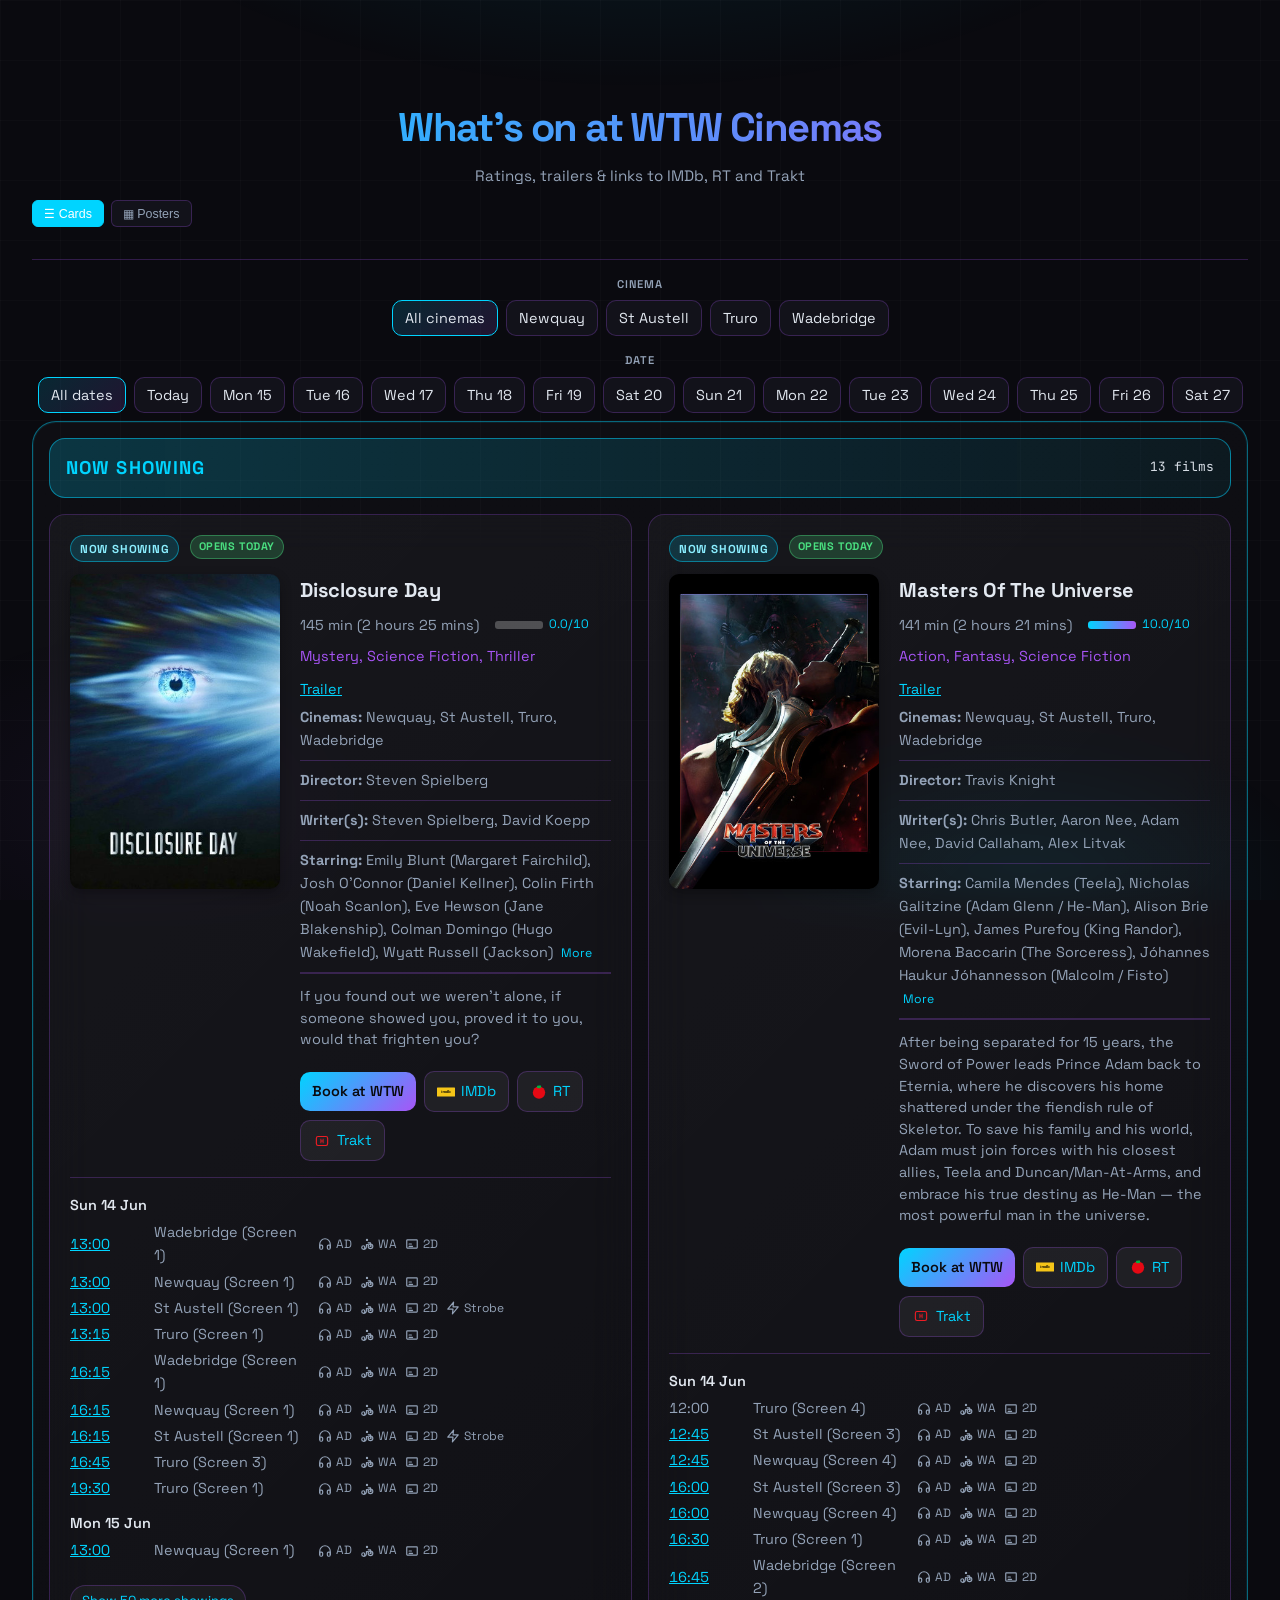
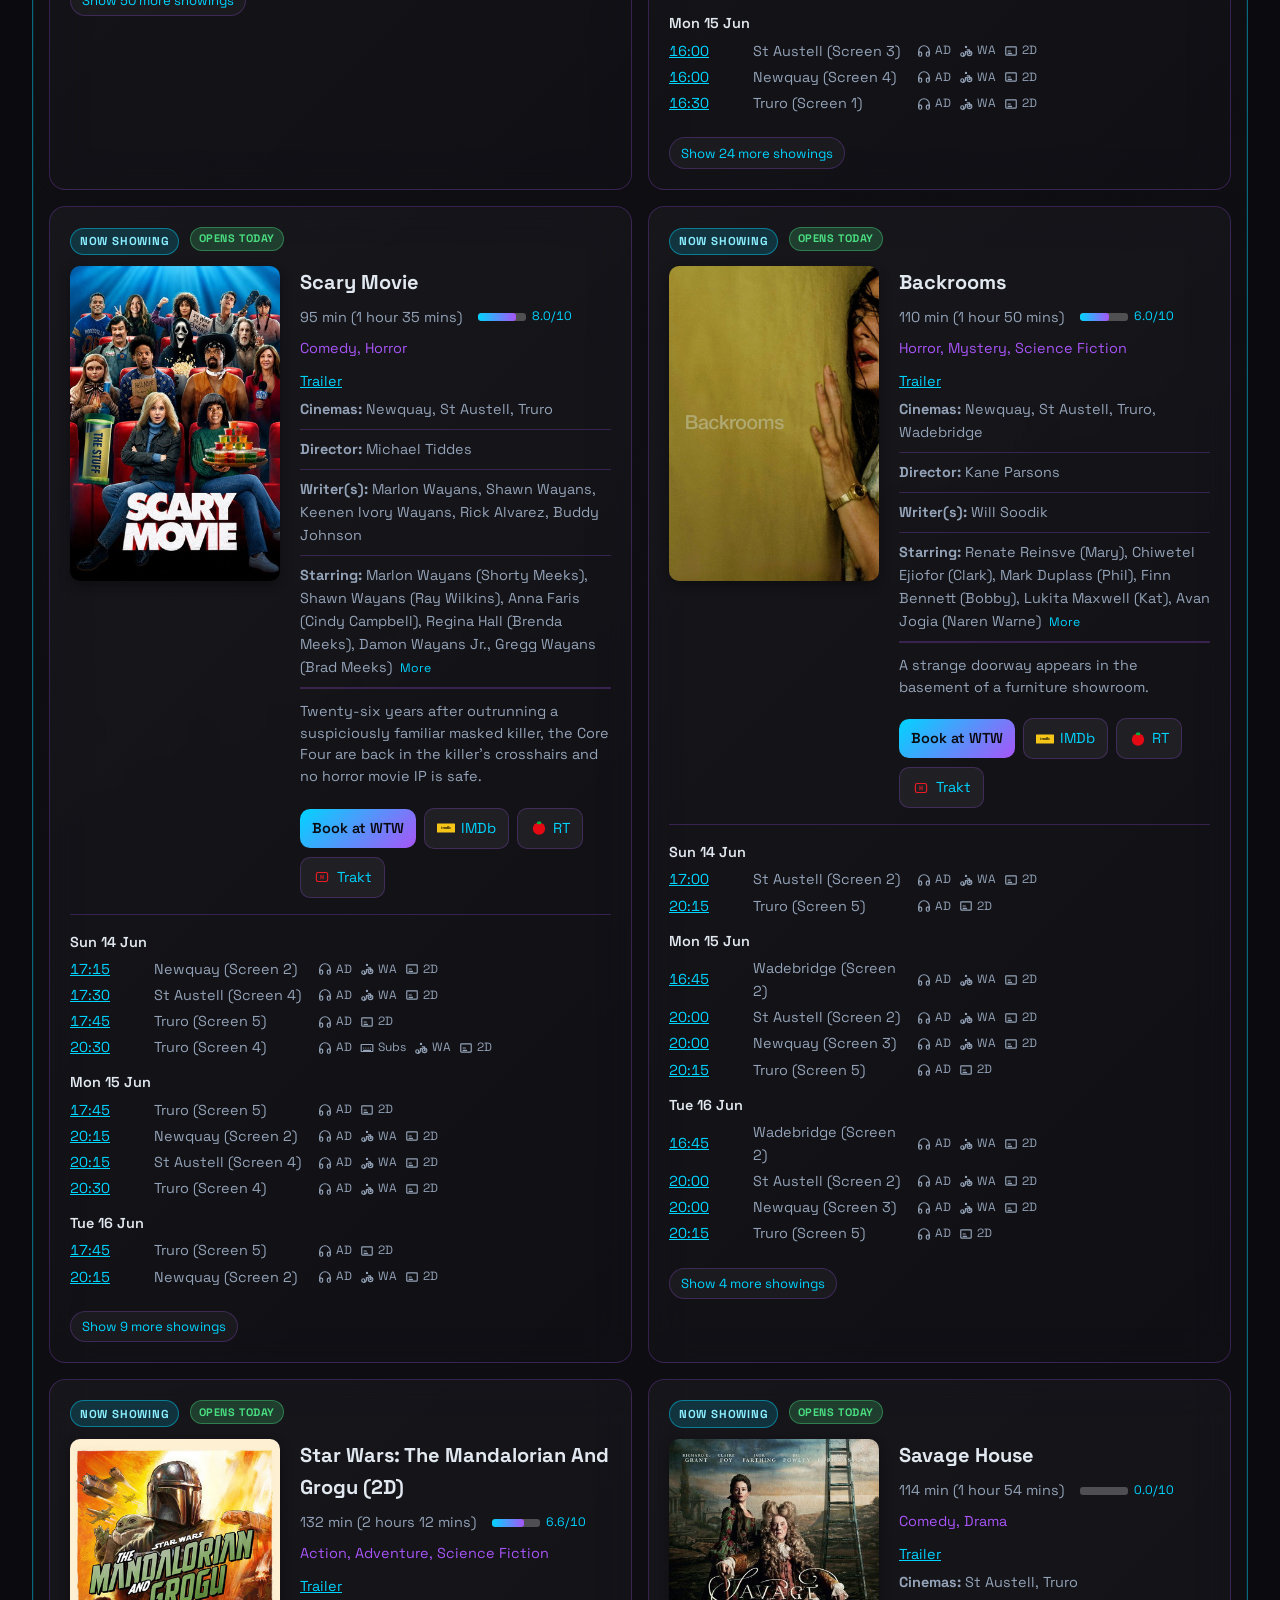
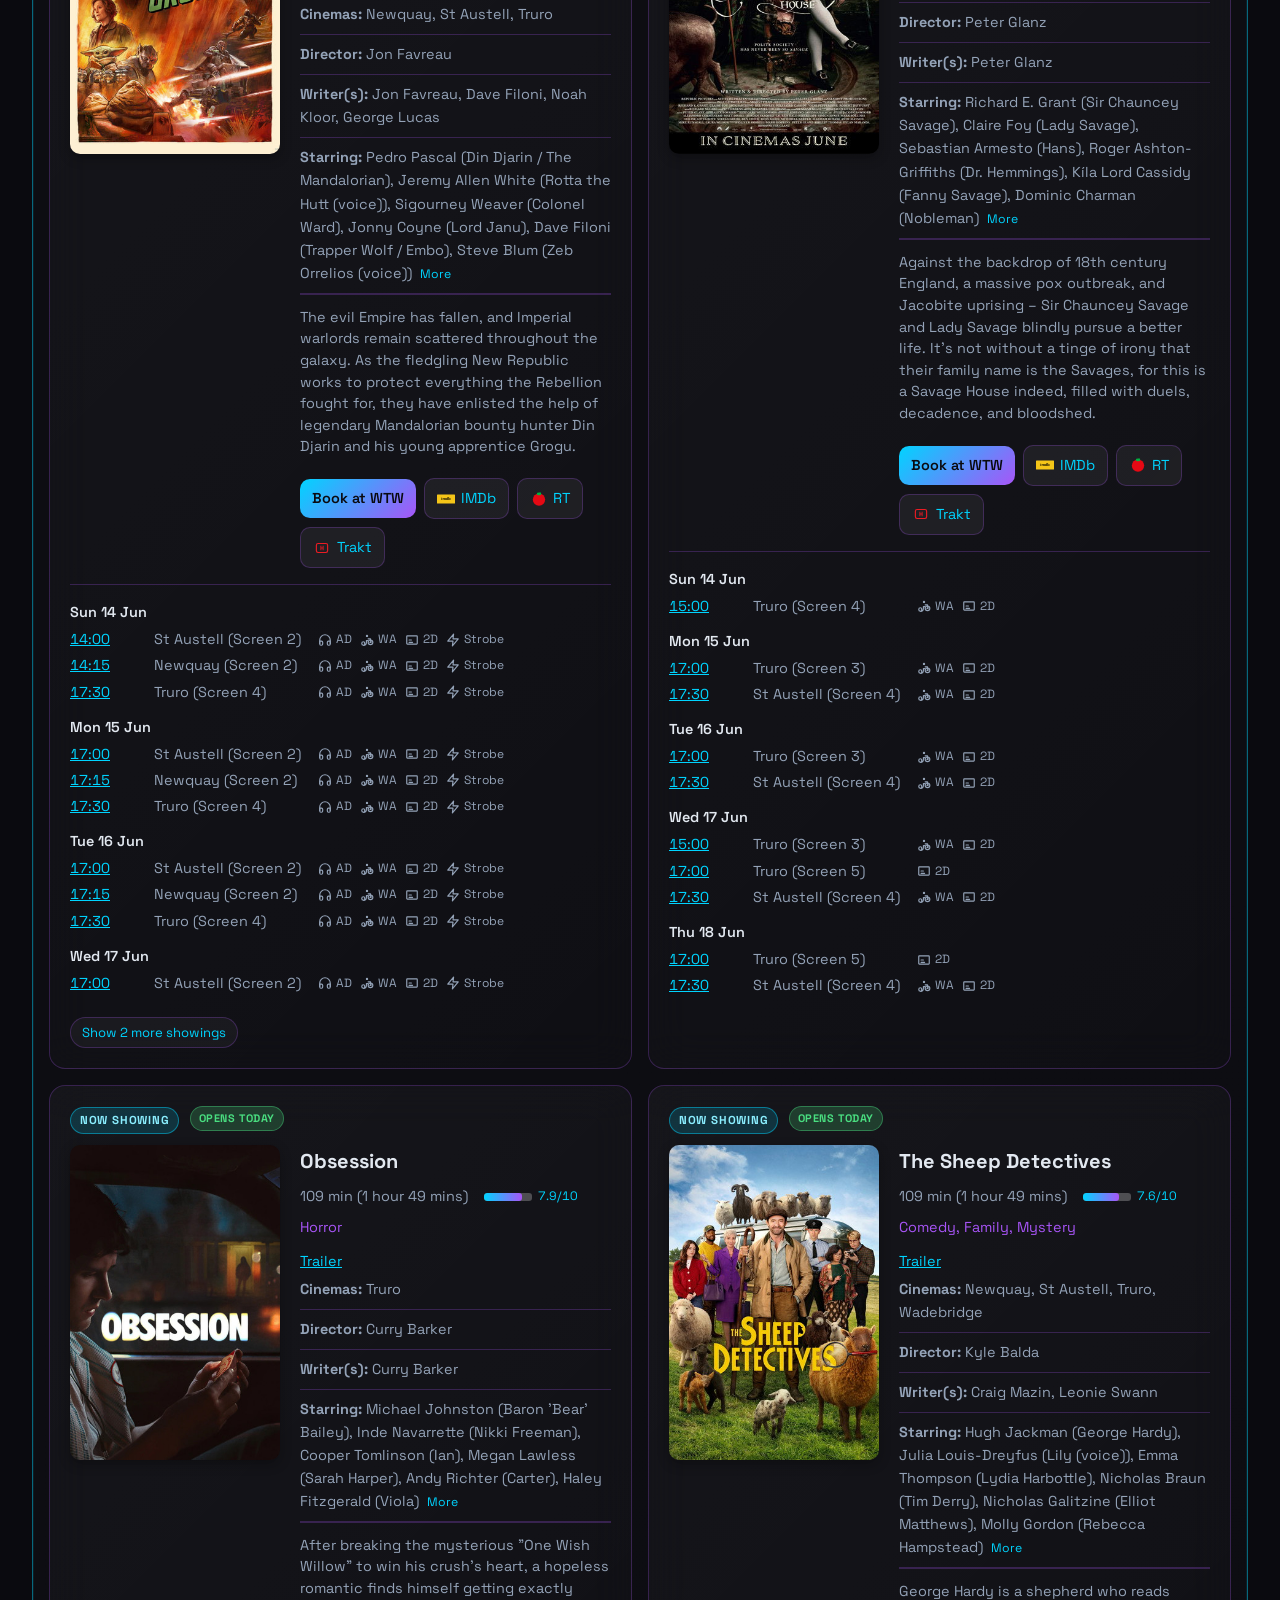
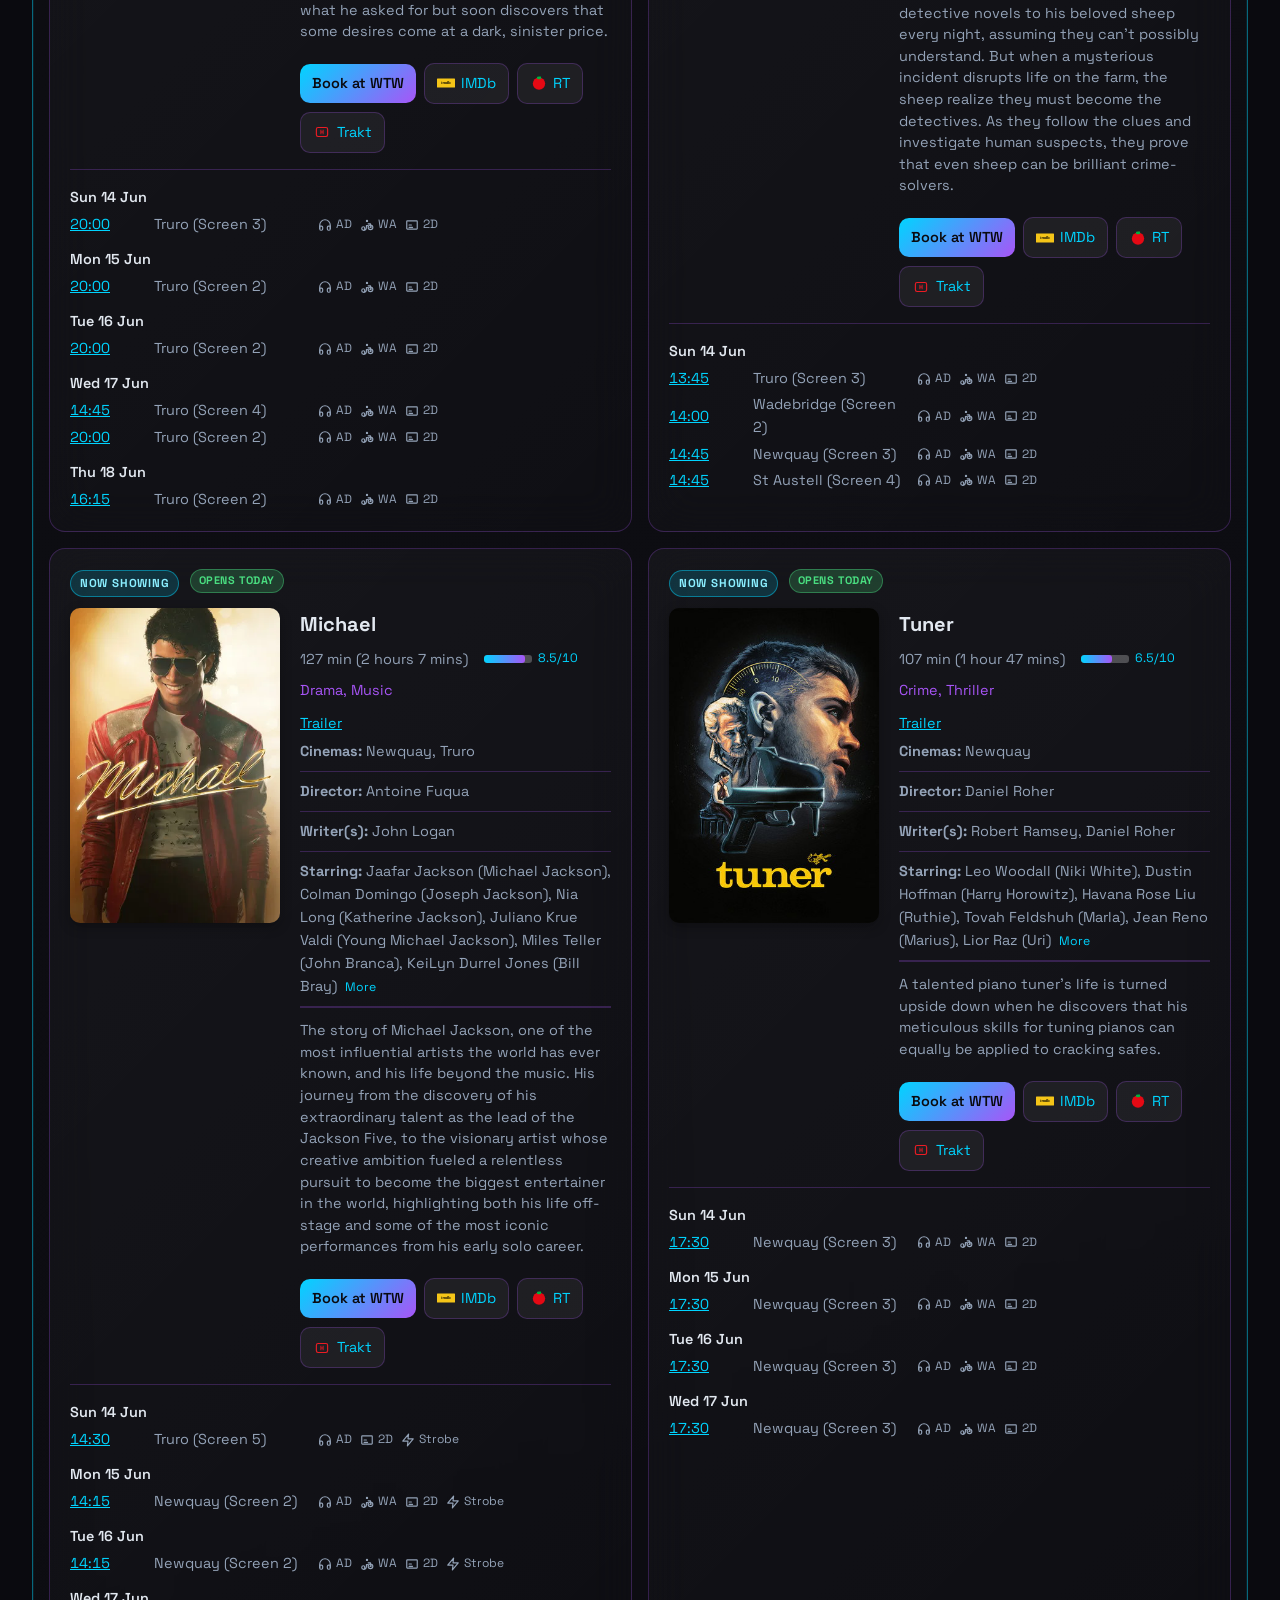
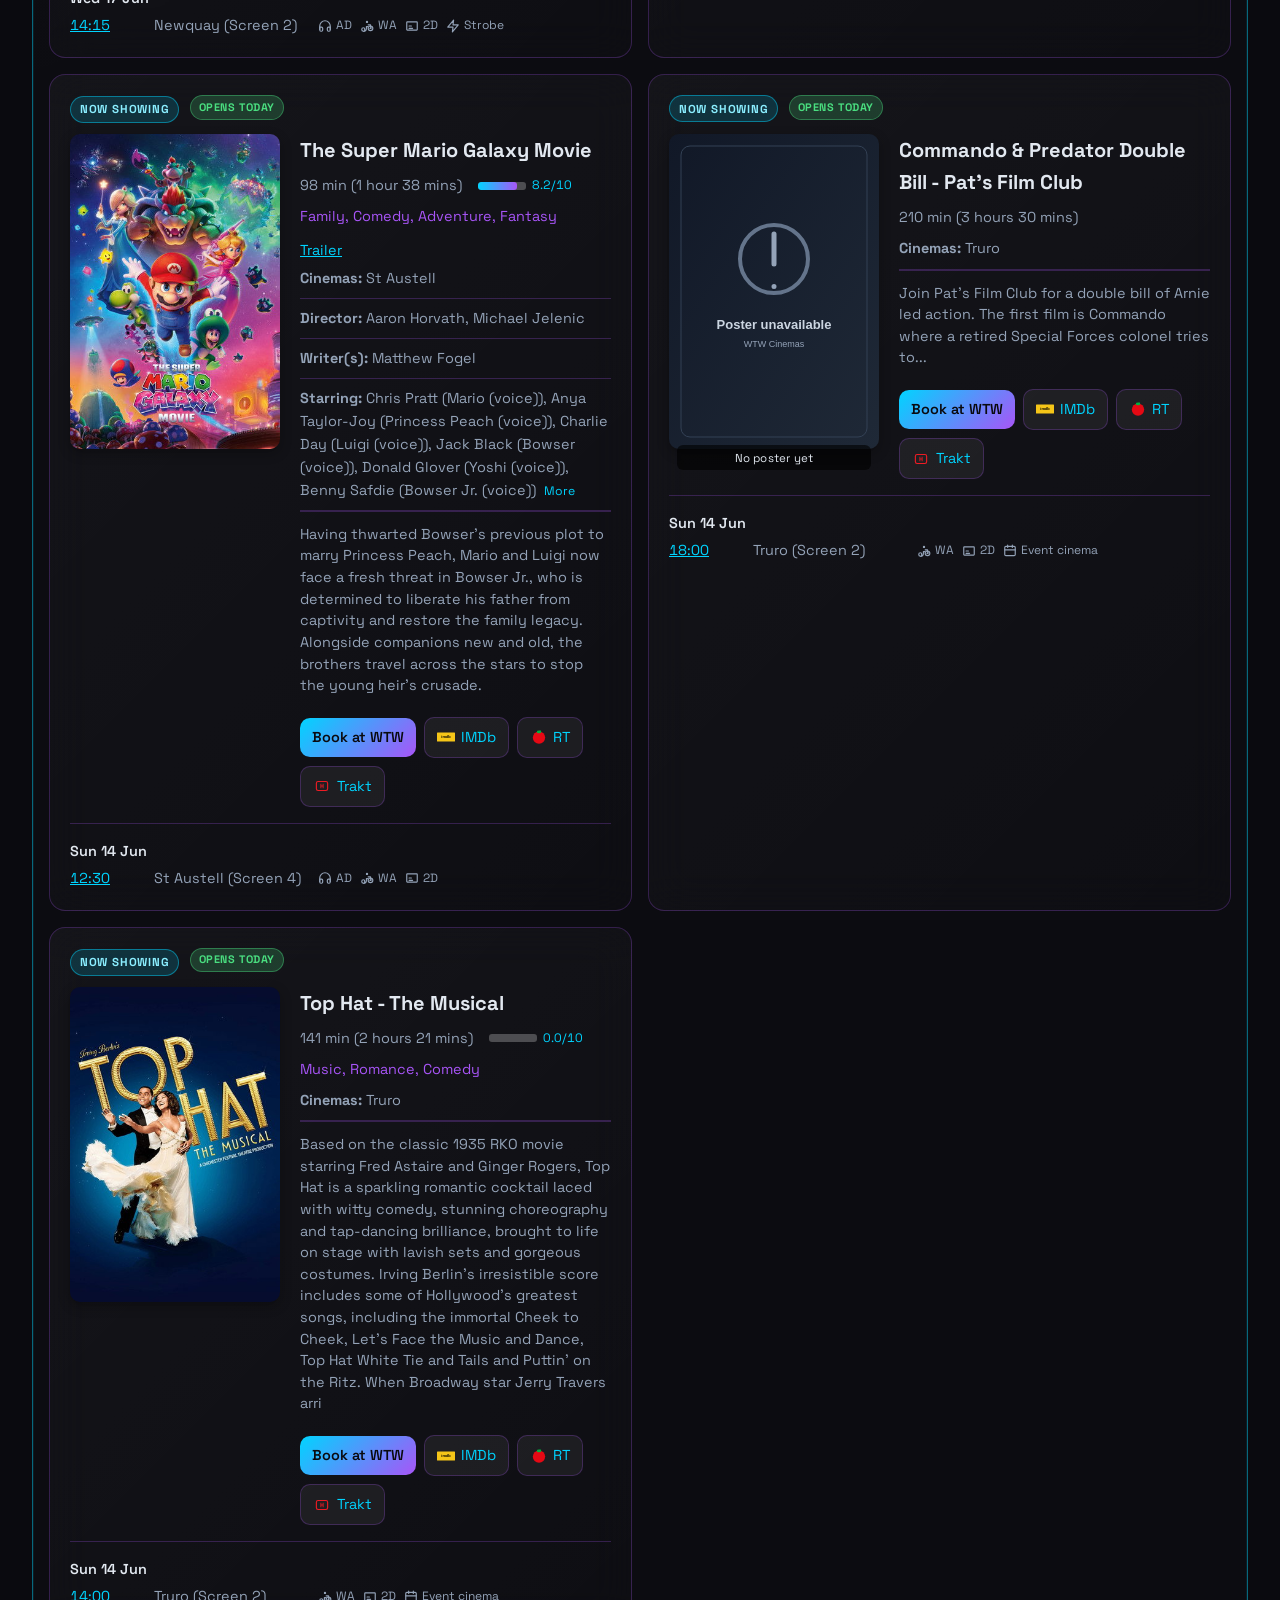
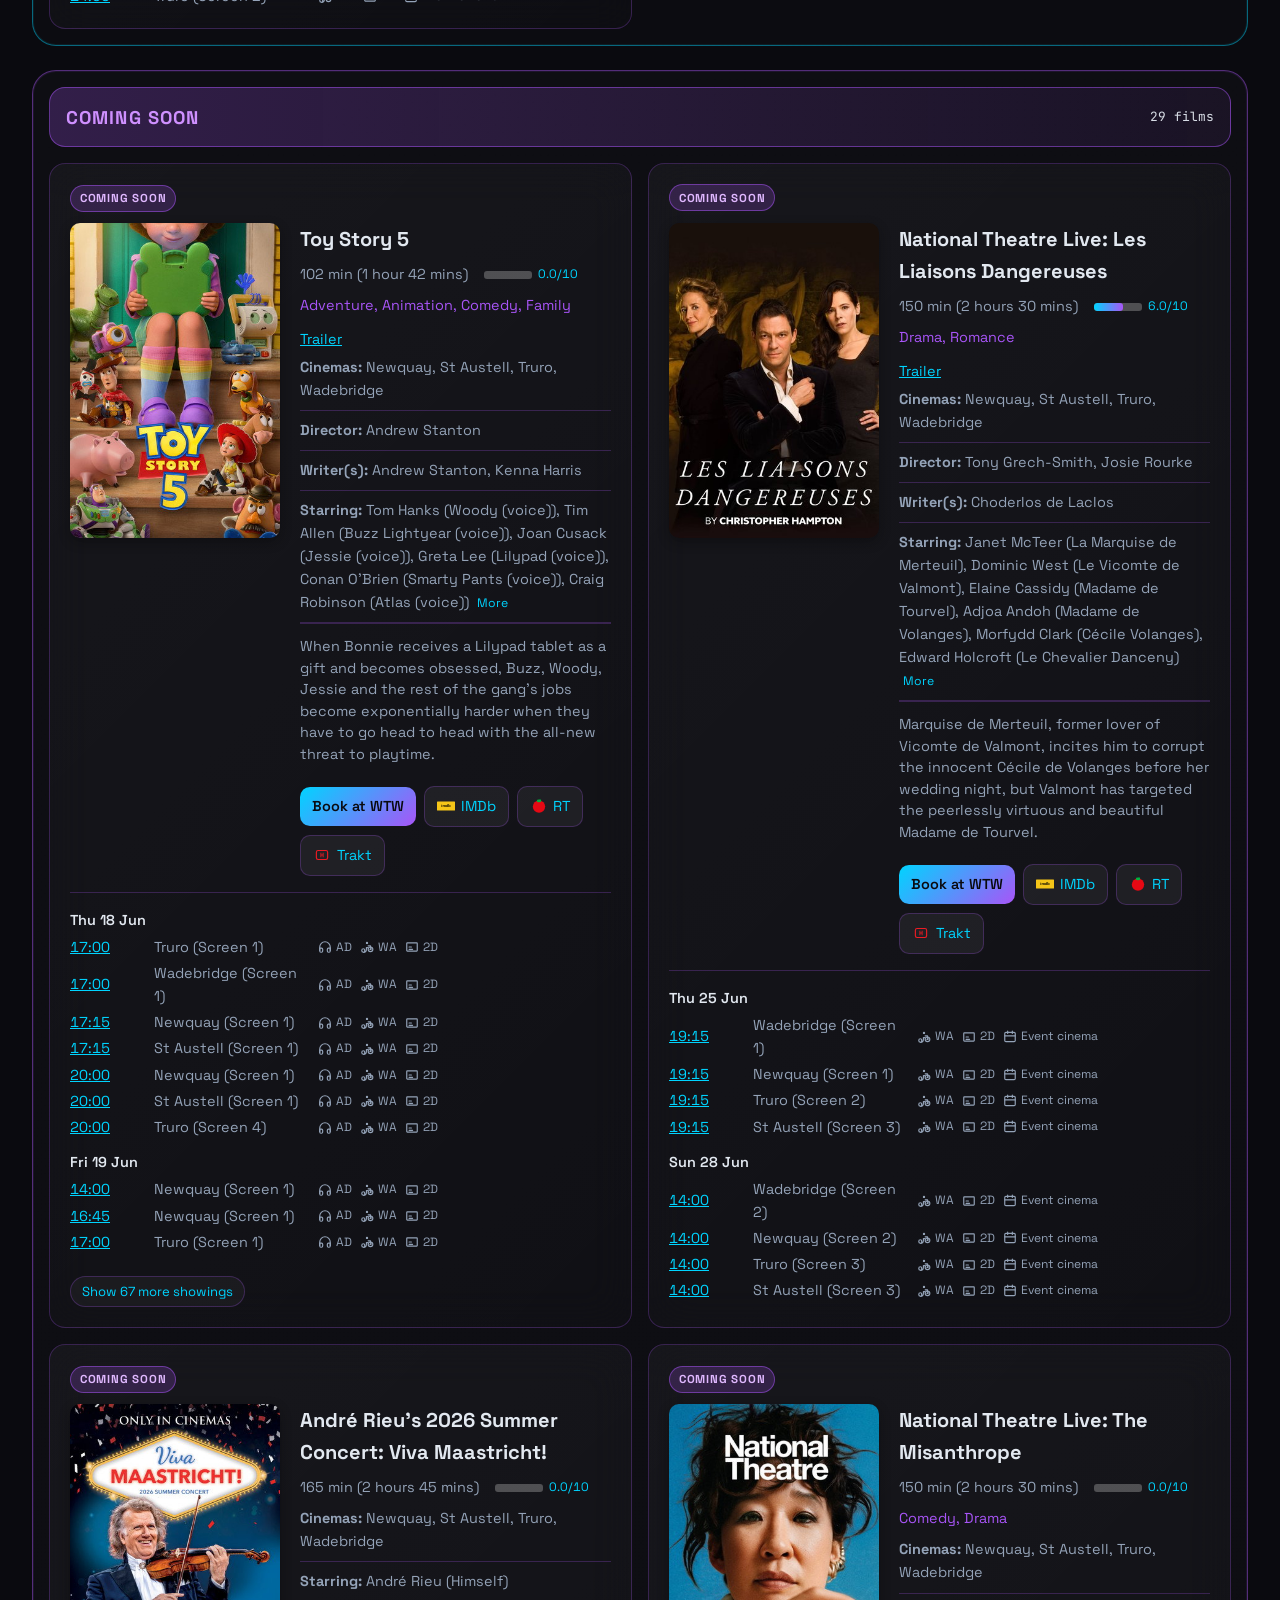
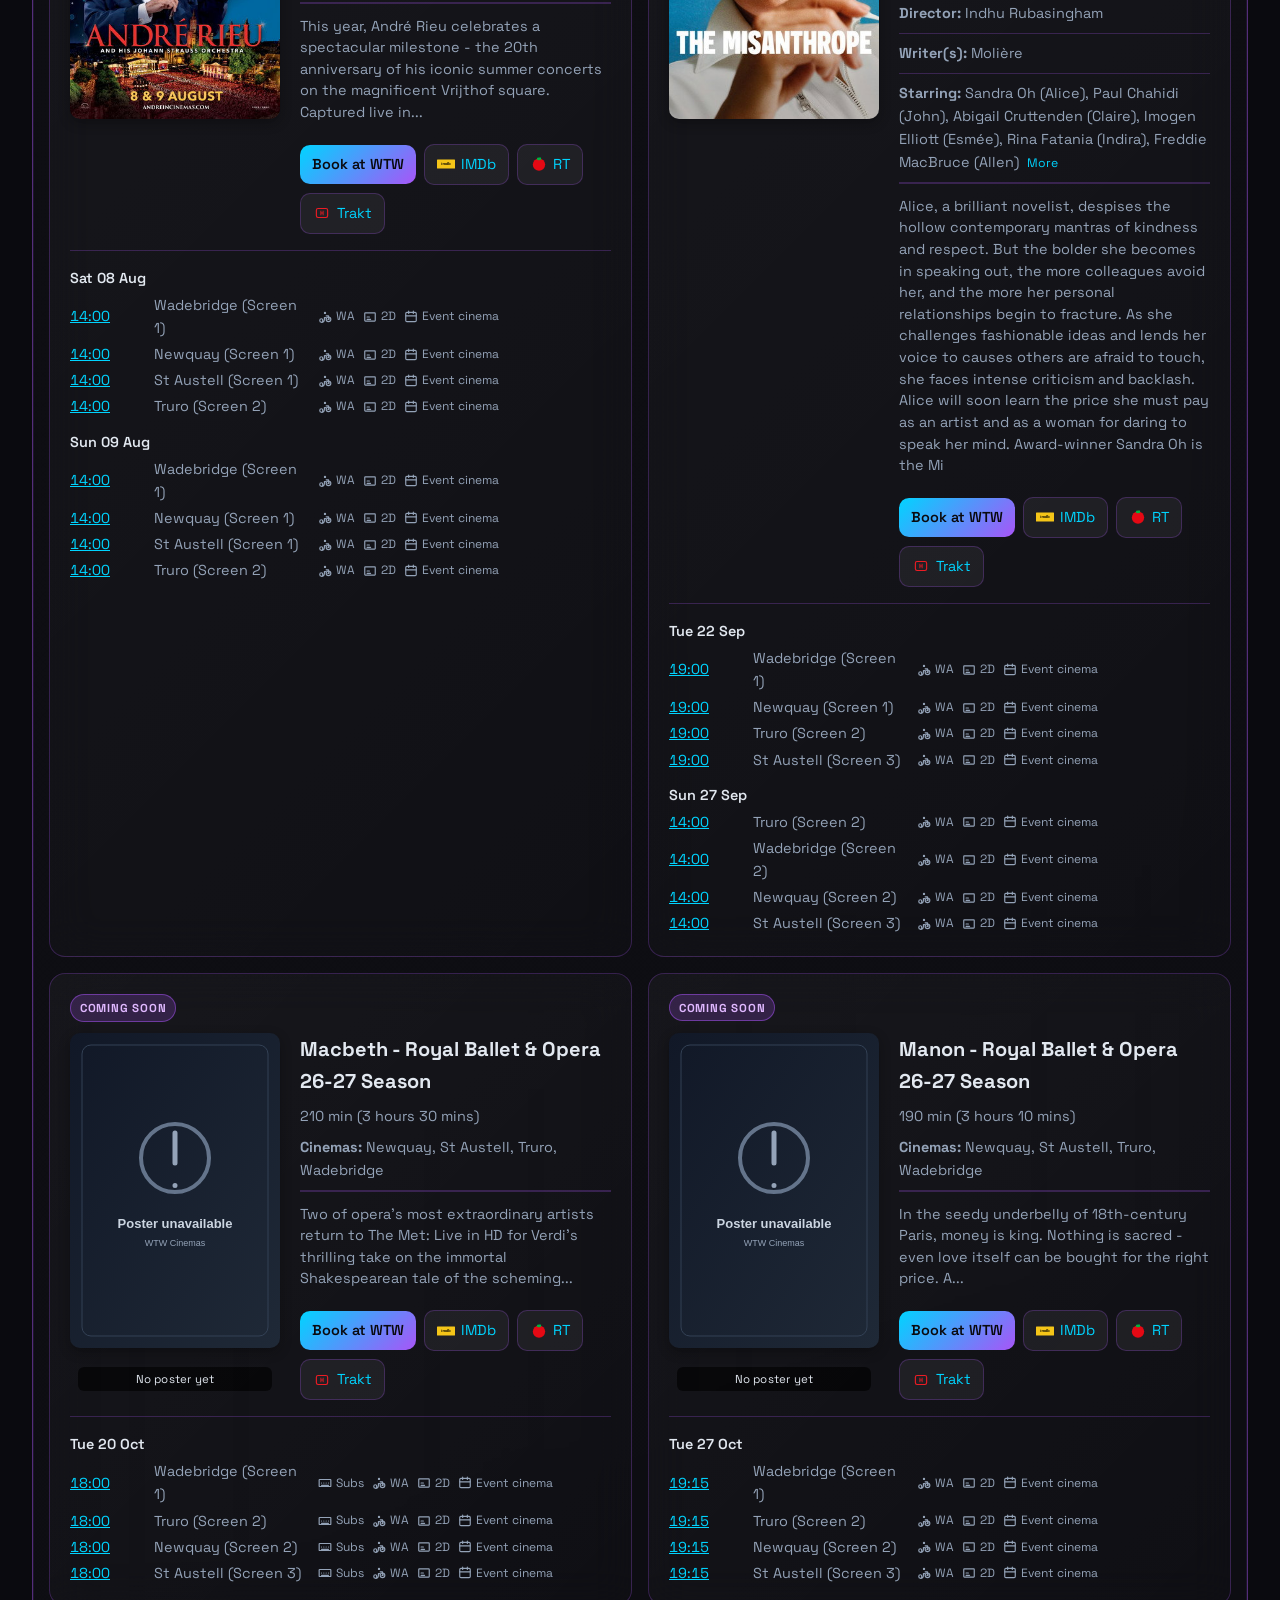
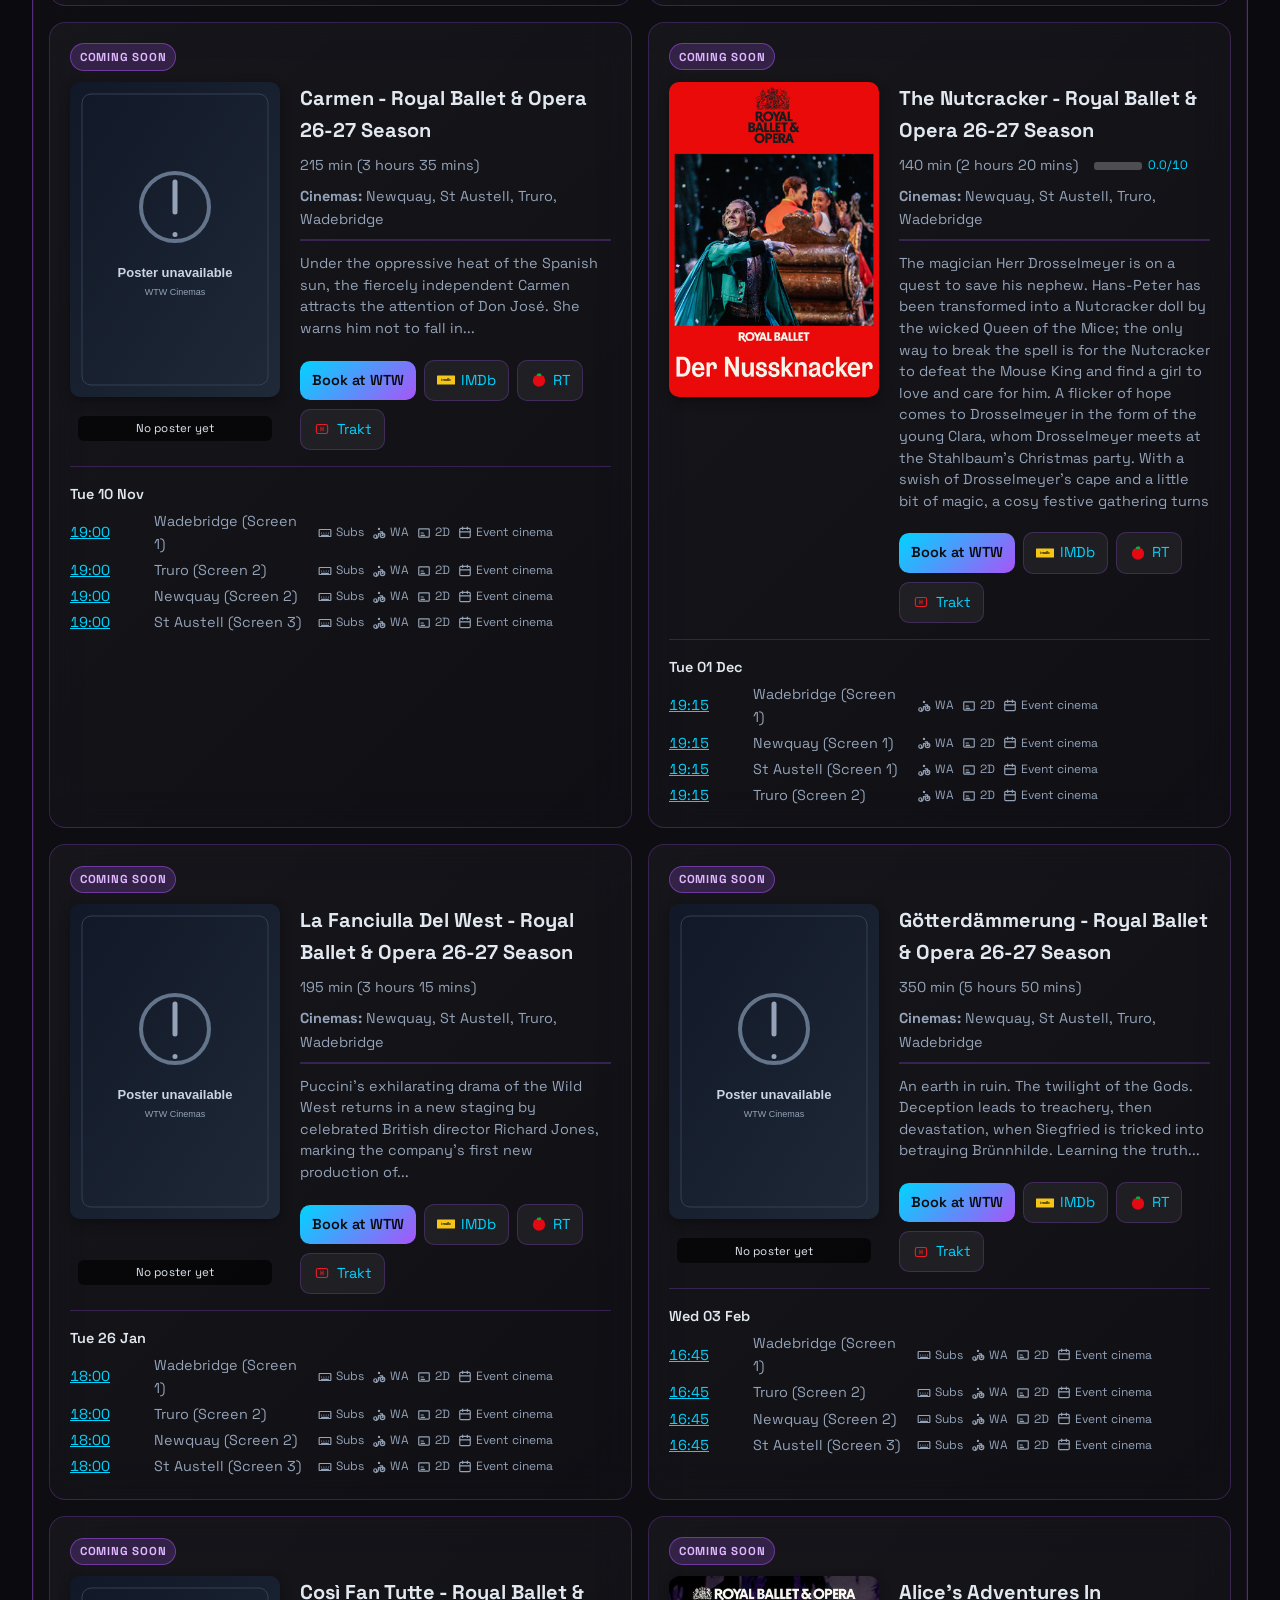
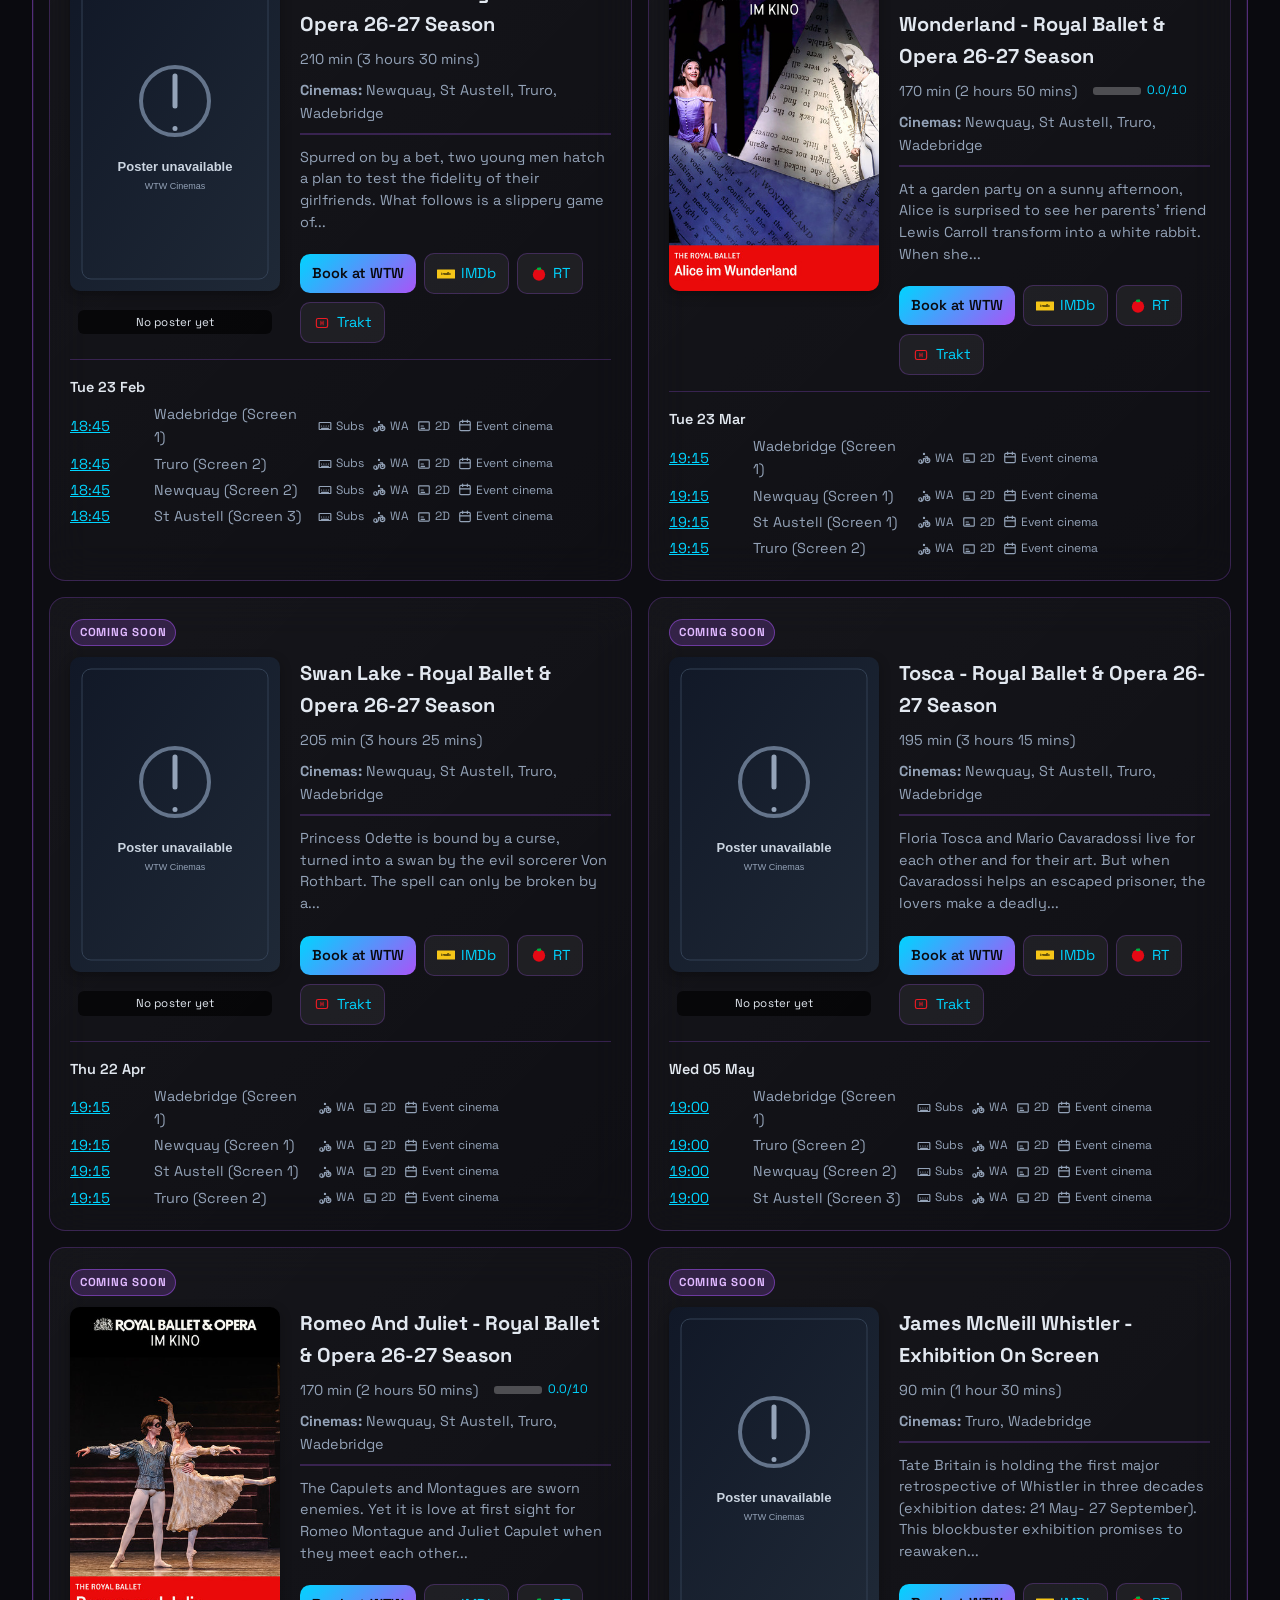
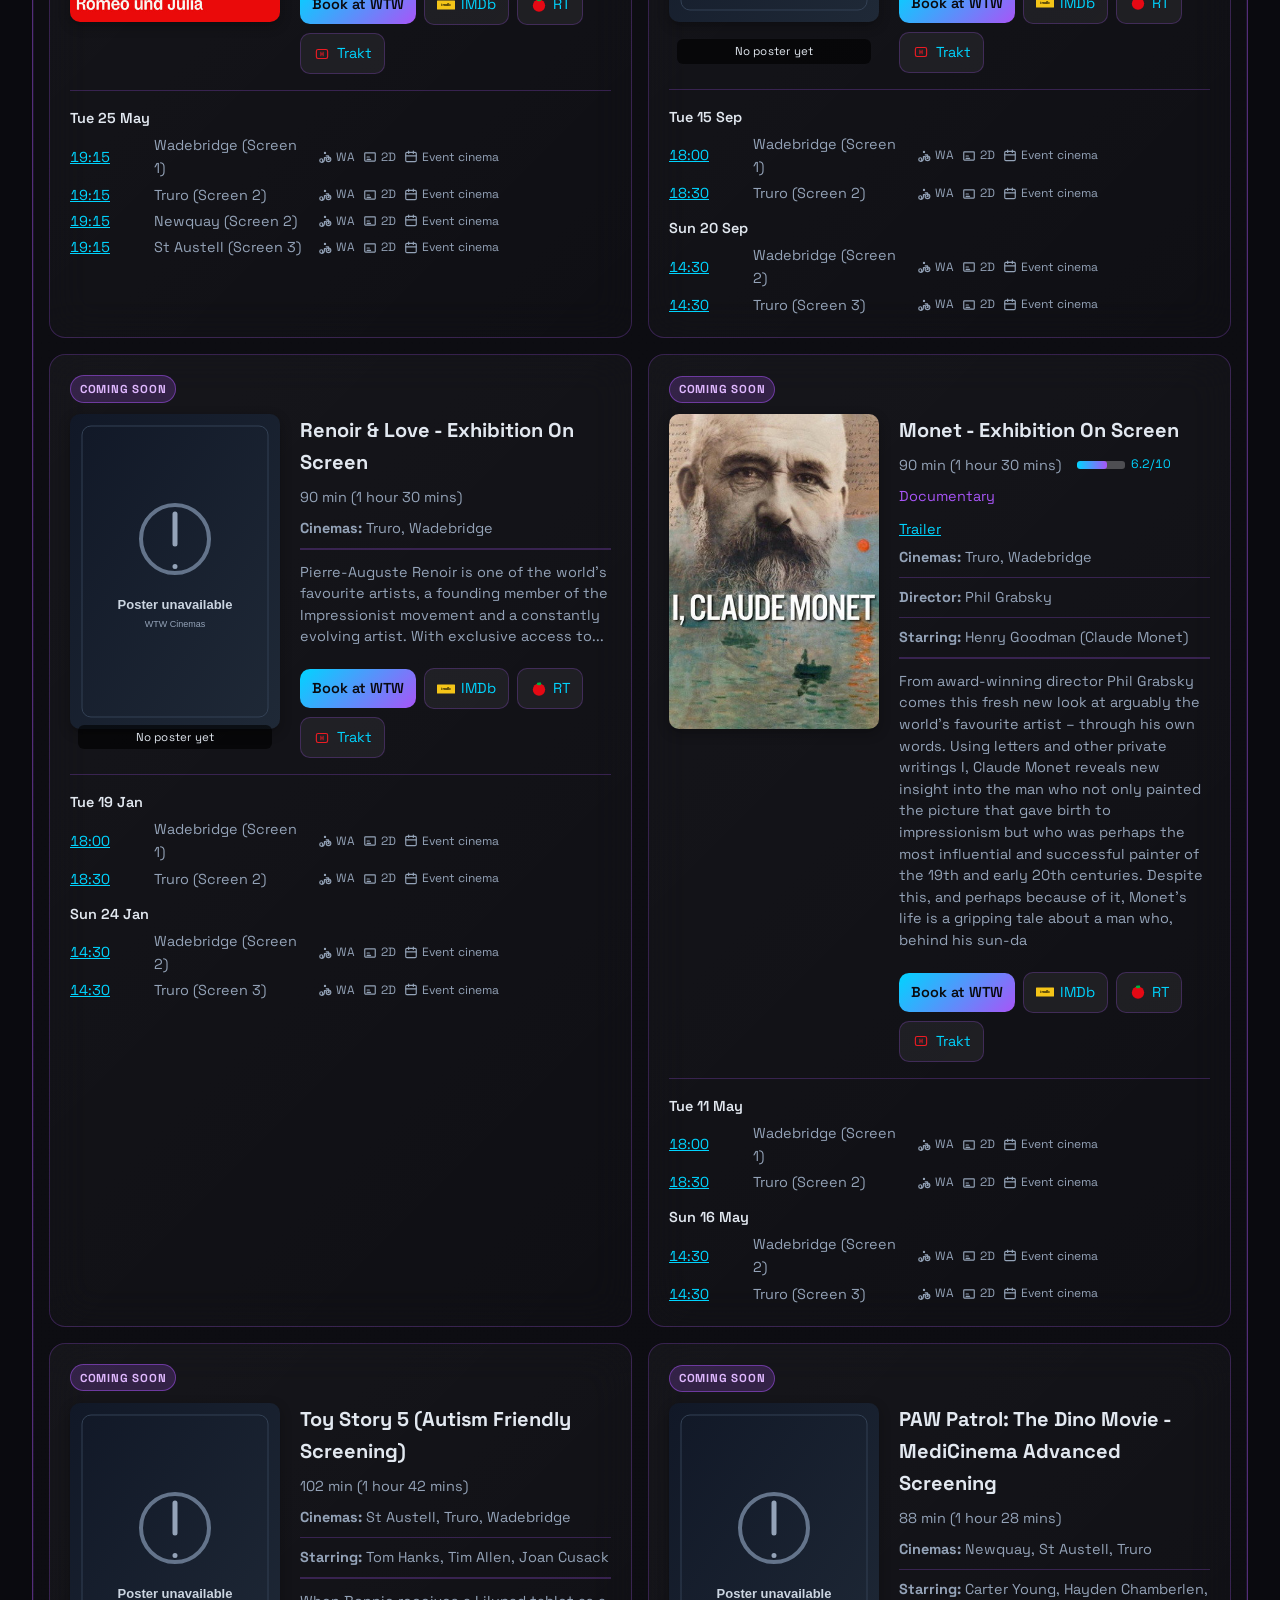
<file: docs/index.html>
<!DOCTYPE html>
<html lang="en">
<head>
  <meta charset="UTF-8"/>
  <meta name="viewport" content="width=device-width, initial-scale=1"/>
  <title>What's on at WTW Cinemas — ratings, trailers &amp; links</title>
  <link rel="preconnect" href="https://fonts.googleapis.com"/>
  <link rel="preconnect" href="https://fonts.gstatic.com" crossorigin/>
  <link href="https://fonts.googleapis.com/css2?family=Space+Grotesk:wght@400;600;700&family=JetBrains+Mono:wght@400;500&display=swap" rel="stylesheet"/>
  <link rel="stylesheet" href="style.css">
</head>
<body>
  <div class="bg-mesh"></div>
  <div class="bg-grid"></div>
  <div id="trailer-lightbox" class="trailer-lightbox" aria-hidden="true" role="dialog" aria-modal="true" aria-label="Trailer video">
    <div class="trailer-lightbox-backdrop" id="trailer-lightbox-backdrop"></div>
    <div class="trailer-lightbox-inner">
      <button type="button" class="trailer-lightbox-close" id="trailer-lightbox-close" aria-label="Close">×</button>
      <iframe id="trailer-lightbox-iframe" title="Trailer" allow="accelerometer; autoplay; clipboard-write; encrypted-media; gyroscope; picture-in-picture" allowfullscreen></iframe>
      <a id="trailer-lightbox-fallback" class="trailer-lightbox-fallback" href="#" target="_blank" rel="noopener">Watch on YouTube</a>
    </div>
  </div>
  <svg xmlns="http://www.w3.org/2000/svg" style="position:absolute;width:0;height:0;">
    <defs>
      <symbol id="imdb-logo" viewBox="0 0 64 32"><rect width="64" height="32" rx="2" fill="#F5C518"/><text x="32" y="21" text-anchor="middle" font-family="Arial,sans-serif" font-size="14" font-weight="bold" fill="#000">imdb</text></symbol>
      <symbol id="rt-logo" viewBox="0 0 32 32"><circle cx="16" cy="17" r="11" fill="#E50914"/><path d="M16 6 L18 4 L20 6 L18 8 L16 6" fill="#00B140"/><ellipse cx="16" cy="7" rx="4" ry="2.5" fill="#00B140"/></symbol>
      <symbol id="trakt-logo" viewBox="0 0 32 32"><rect x="6" y="8" width="20" height="16" rx="3" fill="none" stroke="#ED1C24" stroke-width="2"/><path d="M14 12 L14 20 M18 12 L18 20 M14 16 L18 16" stroke="#ED1C24" stroke-width="1.5" fill="none"/></symbol>
      <symbol id="icon-audio-desc" viewBox="0 0 24 24" fill="none" stroke="currentColor" stroke-width="2" stroke-linecap="round" stroke-linejoin="round"><path d="M3 18v-6a9 9 0 0 1 18 0v6"/><path d="M21 19a2 2 0 0 1-2 2h-1a2 2 0 0 1-2-2v-3a2 2 0 0 1 2-2h3zM3 19a2 2 0 0 0 2 2h1a2 2 0 0 0 2-2v-3a2 2 0 0 0-2-2H3z"/></symbol>
      <symbol id="icon-wheelchair" viewBox="0 0 24 24" fill="none" stroke="currentColor" stroke-width="2" stroke-linecap="round" stroke-linejoin="round"><circle cx="12" cy="5" r="1"/><path d="M19 13v3h-2"/><path d="M6 21a3 3 0 0 1 0-6 2 2 0 0 1 2 2v4"/><path d="M6 21a5 5 0 0 0 5-5v-3h2"/><circle cx="18" cy="16" r="4"/><path d="M14 10h4v4"/></symbol>
      <symbol id="icon-2d" viewBox="0 0 24 24" fill="none" stroke="currentColor" stroke-width="2" stroke-linecap="round" stroke-linejoin="round"><rect x="3" y="5" width="18" height="14" rx="1"/><path d="M7 12h4M7 16h6"/></symbol>
      <symbol id="icon-3d" viewBox="0 0 24 24" fill="none" stroke="currentColor" stroke-width="2" stroke-linecap="round" stroke-linejoin="round"><path d="M4 8v8M4 8l8-4 8 4-8 4zM4 8l8 4M20 8l-8 4M12 12v8"/></symbol>
      <symbol id="icon-subtitles" viewBox="0 0 24 24" fill="none" stroke="currentColor" stroke-width="2" stroke-linecap="round" stroke-linejoin="round"><rect x="2" y="6" width="20" height="12" rx="1"/><path d="M6 12h.01M10 12h.01M14 12h.01M18 12h.01M6 16h12"/></symbol>
      <symbol id="icon-silver-screen" viewBox="0 0 24 24" fill="none" stroke="currentColor" stroke-width="2" stroke-linecap="round" stroke-linejoin="round"><polygon points="12 2 15 9 22 9 17 14 18 22 12 18 6 22 7 14 2 9 9 9"/></symbol>
      <symbol id="icon-event-cinema" viewBox="0 0 24 24" fill="none" stroke="currentColor" stroke-width="2" stroke-linecap="round" stroke-linejoin="round"><rect x="3" y="4" width="18" height="16" rx="2"/><path d="M16 2v4M8 2v4M3 10h18"/></symbol>
      <symbol id="icon-strobe" viewBox="0 0 24 24" fill="none" stroke="currentColor" stroke-width="2" stroke-linecap="round" stroke-linejoin="round"><path d="M13 2L3 14h9l-1 8 10-12h-9l1-8z"/></symbol>
      <symbol id="icon-parent-baby" viewBox="0 0 24 24" fill="none" stroke="currentColor" stroke-width="2" stroke-linecap="round" stroke-linejoin="round"><circle cx="9" cy="7" r="4"/><path d="M3 21v-2a4 4 0 0 1 4-4h4"/><circle cx="17" cy="11" r="2.5"/><path d="M17 13.5v4M15 18h4"/></symbol>
      <symbol id="icon-autism-friendly" viewBox="0 0 24 24" fill="none" stroke="currentColor" stroke-width="2" stroke-linecap="round" stroke-linejoin="round"><circle cx="12" cy="12" r="9"/><path d="M12 8v8M8 12h8"/></symbol>
      <symbol id="icon-kids-club" viewBox="0 0 24 24" fill="none" stroke="currentColor" stroke-width="2" stroke-linecap="round" stroke-linejoin="round"><circle cx="9" cy="8" r="3"/><path d="M5 21v-2a4 4 0 0 1 4-4h0"/><circle cx="15" cy="10" r="2"/><path d="M15 21v-2a2 2 0 0 0-2-2h0"/></symbol>
    </defs>
  </svg>
  <div class="page">
    <header>
      <h1>What's on at WTW Cinemas</h1>
      <p>Ratings, trailers &amp; links to IMDb, RT and Trakt</p>
      <div class="view-toggle">
        <button type="button" class="view-btn active" data-view="cards" onclick="switchView('cards')" title="Card view">☰ Cards</button>
        <button type="button" class="view-btn" data-view="posters" onclick="switchView('posters')" title="Poster grid view">▦ Posters</button>
      </div>
    </header>
    <div class="filter-tabs"><div class="tabs-wrap" role="group" aria-label="Filter by cinema"><div class="tabs-label">Cinema</div><div class="tabs"><button type="button" class="tab tab-cinema active" data-cinema="all">All cinemas</button>
<button type="button" class="tab tab-cinema" data-cinema="Newquay">Newquay</button>
<button type="button" class="tab tab-cinema" data-cinema="St Austell">St Austell</button>
<button type="button" class="tab tab-cinema" data-cinema="Truro">Truro</button>
<button type="button" class="tab tab-cinema" data-cinema="Wadebridge">Wadebridge</button></div></div><div class="tabs-wrap" role="group" aria-label="Filter by date"><div class="tabs-label">Date</div><div class="tabs"><button type="button" class="tab tab-date active" data-date="all">All dates</button>
<button type="button" class="tab tab-date" data-date="2026-06-14">Today</button>
<button type="button" class="tab tab-date" data-date="2026-06-15">Mon 15</button>
<button type="button" class="tab tab-date" data-date="2026-06-16">Tue 16</button>
<button type="button" class="tab tab-date" data-date="2026-06-17">Wed 17</button>
<button type="button" class="tab tab-date" data-date="2026-06-18">Thu 18</button>
<button type="button" class="tab tab-date" data-date="2026-06-19">Fri 19</button>
<button type="button" class="tab tab-date" data-date="2026-06-20">Sat 20</button>
<button type="button" class="tab tab-date" data-date="2026-06-21">Sun 21</button>
<button type="button" class="tab tab-date" data-date="2026-06-22">Mon 22</button>
<button type="button" class="tab tab-date" data-date="2026-06-23">Tue 23</button>
<button type="button" class="tab tab-date" data-date="2026-06-24">Wed 24</button>
<button type="button" class="tab tab-date" data-date="2026-06-25">Thu 25</button>
<button type="button" class="tab tab-date" data-date="2026-06-26">Fri 26</button>
<button type="button" class="tab tab-date" data-date="2026-06-27">Sat 27</button></div></div></div>
    <main id="films" data-initial-showings="10"><section class="film-section film-section--now" data-section="now">
  <div class="section-title-wrap">
    <h3 class="section-title" data-section="now">Now Showing</h3>
    <span class="section-count">13 films</span>
  </div>

<article class="film-card" data-dates="2026-06-14,2026-06-15,2026-06-16,2026-06-17,2026-06-18,2026-06-19,2026-06-20,2026-06-21,2026-06-22,2026-06-23,2026-06-24,2026-06-25" data-cinemas="Newquay,St Austell,Truro,Wadebridge" data-status="now">
  <script type="application/json" class="film-showtimes-full">{"v":1,"r":[["2026-06-14","13:00",1,"Regal Cinema, Wadebridge","https://wtwcinemas.co.uk/book?performance=29004&screen=wadebridge",["Audio Description","Wheelchair access","2D"]],["2026-06-14","13:00",1,"Lighthouse Cinema, Newquay","https://wtwcinemas.co.uk/book?performance=65981&screen=newquay",["Audio Description","Wheelchair access","2D"]],["2026-06-14","13:00",1,"White River Cinema, St Austell","https://wtwcinemas.co.uk/book?performance=77602&screen=staustell",["Audio Description","Wheelchair access","2D","Strobe Light warning"]],["2026-06-14","13:15",1,"Plaza Cinema, Truro","https://wtwcinemas.co.uk/book?performance=120919&screen=truro",["Audio Description","Wheelchair access","2D"]],["2026-06-14","16:15",1,"Regal Cinema, Wadebridge","https://wtwcinemas.co.uk/book?performance=28968&screen=wadebridge",["Audio Description","Wheelchair access","2D"]],["2026-06-14","16:15",1,"Lighthouse Cinema, Newquay","https://wtwcinemas.co.uk/book?performance=65982&screen=newquay",["Audio Description","Wheelchair access","2D"]],["2026-06-14","16:15",1,"White River Cinema, St Austell","https://wtwcinemas.co.uk/book?performance=77600&screen=staustell",["Audio Description","Wheelchair access","2D","Strobe Light warning"]],["2026-06-14","16:45",3,"Plaza Cinema, Truro","https://wtwcinemas.co.uk/book?performance=120951&screen=truro",["Audio Description","Wheelchair access","2D"]],["2026-06-14","19:30",1,"Plaza Cinema, Truro","https://wtwcinemas.co.uk/book?performance=120925&screen=truro",["Audio Description","Wheelchair access","2D"]],["2026-06-15","13:00",1,"Lighthouse Cinema, Newquay","https://wtwcinemas.co.uk/book?performance=65984&screen=newquay",["Audio Description","Wheelchair access","2D"]],["2026-06-15","16:15",1,"Regal Cinema, Wadebridge","https://wtwcinemas.co.uk/book?performance=28970&screen=wadebridge",["Audio Description","Wheelchair access","2D"]],["2026-06-15","16:15",1,"Lighthouse Cinema, Newquay","https://wtwcinemas.co.uk/book?performance=65985&screen=newquay",["Audio Description","Wheelchair access","2D"]],["2026-06-15","16:15",1,"White River Cinema, St Austell","https://wtwcinemas.co.uk/book?performance=77603&screen=staustell",["Audio Description","Wheelchair access","2D","Strobe Light warning"]],["2026-06-15","16:45",2,"Plaza Cinema, Truro","https://wtwcinemas.co.uk/book?performance=120939&screen=truro",["Audio Description","Wheelchair access","2D"]],["2026-06-15","19:30",1,"Plaza Cinema, Truro","https://wtwcinemas.co.uk/book?performance=120927&screen=truro",["Audio Description","Wheelchair access","2D"]],["2026-06-15","19:30",1,"Regal Cinema, Wadebridge","https://wtwcinemas.co.uk/book?performance=28971&screen=wadebridge",["Audio Description","Wheelchair access","2D"]],["2026-06-15","19:30",1,"Lighthouse Cinema, Newquay","https://wtwcinemas.co.uk/book?performance=65986&screen=newquay",["Audio Description","Wheelchair access","2D"]],["2026-06-15","19:30",1,"White River Cinema, St Austell","https://wtwcinemas.co.uk/book?performance=77604&screen=staustell",["Audio Description","Wheelchair access","2D","Strobe Light warning"]],["2026-06-16","13:00",1,"Lighthouse Cinema, Newquay","https://wtwcinemas.co.uk/book?performance=65987&screen=newquay",["Audio Description","Wheelchair access","2D"]],["2026-06-16","16:15",1,"Regal Cinema, Wadebridge","https://wtwcinemas.co.uk/book?performance=28972&screen=wadebridge",["Audio Description","Wheelchair access","2D"]],["2026-06-16","16:15",1,"Lighthouse Cinema, Newquay","https://wtwcinemas.co.uk/book?performance=65988&screen=newquay",["Audio Description","Wheelchair access","2D"]],["2026-06-16","16:15",1,"White River Cinema, St Austell","https://wtwcinemas.co.uk/book?performance=77605&screen=staustell",["Audio Description","Wheelchair access","2D","Strobe Light warning"]],["2026-06-16","16:45",2,"Plaza Cinema, Truro","https://wtwcinemas.co.uk/book?performance=120940&screen=truro",["Audio Description","Wheelchair access","2D"]],["2026-06-16","19:30",1,"Plaza Cinema, Truro","https://wtwcinemas.co.uk/book?performance=120929&screen=truro",["Audio Description","Wheelchair access","2D"]],["2026-06-16","19:30",1,"Regal Cinema, Wadebridge","https://wtwcinemas.co.uk/book?performance=28973&screen=wadebridge",["Audio Description","Wheelchair access","2D"]],["2026-06-16","19:30",1,"Lighthouse Cinema, Newquay","https://wtwcinemas.co.uk/book?performance=66045&screen=newquay",["Audio Description","Wheelchair access","2D"]],["2026-06-16","19:30",1,"White River Cinema, St Austell","https://wtwcinemas.co.uk/book?performance=77606&screen=staustell",["Audio Description","Wheelchair access","2D","Strobe Light warning"]],["2026-06-17","13:00",1,"Lighthouse Cinema, Newquay","https://wtwcinemas.co.uk/book?performance=65989&screen=newquay",["Audio Description","Wheelchair access","2D"]],["2026-06-17","13:15",2,"Plaza Cinema, Truro","https://wtwcinemas.co.uk/book?performance=120937&screen=truro",["Audio Description","Wheelchair access","2D"]],["2026-06-17","16:15",1,"Regal Cinema, Wadebridge","https://wtwcinemas.co.uk/book?performance=28974&screen=wadebridge",["Audio Description","Wheelchair access","2D"]],["2026-06-17","16:15",1,"Lighthouse Cinema, Newquay","https://wtwcinemas.co.uk/book?performance=65990&screen=newquay",["Audio Description","Wheelchair access","2D"]],["2026-06-17","16:15",1,"White River Cinema, St Austell","https://wtwcinemas.co.uk/book?performance=77607&screen=staustell",["Audio Description","Wheelchair access","2D","Strobe Light warning"]],["2026-06-17","16:45",2,"Plaza Cinema, Truro","https://wtwcinemas.co.uk/book?performance=120941&screen=truro",["Audio Description","Wheelchair access","2D"]],["2026-06-17","19:30",1,"Plaza Cinema, Truro","https://wtwcinemas.co.uk/book?performance=120931&screen=truro",["Audio Description","Wheelchair access","2D"]],["2026-06-17","19:30",1,"Regal Cinema, Wadebridge","https://wtwcinemas.co.uk/book?performance=28975&screen=wadebridge",["Audio Description","Wheelchair access","2D"]],["2026-06-17","19:30",1,"Lighthouse Cinema, Newquay","https://wtwcinemas.co.uk/book?performance=65991&screen=newquay",["Audio Description","Wheelchair access","2D"]],["2026-06-17","19:30",1,"White River Cinema, St Austell","https://wtwcinemas.co.uk/book?performance=77664&screen=staustell",["Audio Description","Wheelchair access","2D","Strobe Light warning"]],["2026-06-18","13:00",2,"Lighthouse Cinema, Newquay","https://wtwcinemas.co.uk/book?performance=66061&screen=newquay",["Audio Description","Wheelchair access","2D"]],["2026-06-18","16:15",2,"Regal Cinema, Wadebridge","https://wtwcinemas.co.uk/book?performance=29014&screen=wadebridge",["Audio Description","Wheelchair access","2D"]],["2026-06-18","16:15",2,"Lighthouse Cinema, Newquay","https://wtwcinemas.co.uk/book?performance=66062&screen=newquay",["Audio Description","Wheelchair access","2D"]],["2026-06-18","16:15",2,"White River Cinema, St Austell","https://wtwcinemas.co.uk/book?performance=77611&screen=staustell",["Audio Description","Wheelchair access","2D","Strobe Light warning"]],["2026-06-18","16:45",3,"Plaza Cinema, Truro","https://wtwcinemas.co.uk/book?performance=120964&screen=truro",["Audio Description","Subtitles","Wheelchair access","2D"]],["2026-06-18","19:30",1,"Plaza Cinema, Truro","https://wtwcinemas.co.uk/book?performance=120933&screen=truro",["Audio Description","Wheelchair access","2D"]],["2026-06-18","19:30",1,"Regal Cinema, Wadebridge","https://wtwcinemas.co.uk/book?performance=28977&screen=wadebridge",["Audio Description","Wheelchair access","2D"]],["2026-06-18","19:30",2,"Lighthouse Cinema, Newquay","https://wtwcinemas.co.uk/book?performance=66063&screen=newquay",["Audio Description","Wheelchair access","2D"]],["2026-06-18","19:30",2,"White River Cinema, St Austell","https://wtwcinemas.co.uk/book?performance=77612&screen=staustell",["Audio Description","Wheelchair access","2D","Strobe Light warning"]],["2026-06-19","16:30",2,"Regal Cinema, Wadebridge","https://wtwcinemas.co.uk/book?performance=29018&screen=wadebridge",["Audio Description","Wheelchair access","2D"]],["2026-06-19","19:30",2,"Regal Cinema, Wadebridge","https://wtwcinemas.co.uk/book?performance=28979&screen=wadebridge",["Audio Description","Wheelchair access","2D"]],["2026-06-20","13:15",2,"Regal Cinema, Wadebridge","https://wtwcinemas.co.uk/book?performance=29021&screen=wadebridge",["Audio Description","Wheelchair access","2D"]],["2026-06-20","16:30",2,"Regal Cinema, Wadebridge","https://wtwcinemas.co.uk/book?performance=29022&screen=wadebridge",["Audio Description","Wheelchair access","2D"]],["2026-06-20","19:30",2,"Regal Cinema, Wadebridge","https://wtwcinemas.co.uk/book?performance=28982&screen=wadebridge",["Audio Description","Wheelchair access","2D"]],["2026-06-21","13:15",2,"Regal Cinema, Wadebridge","https://wtwcinemas.co.uk/book?performance=29026&screen=wadebridge",["Audio Description","Wheelchair access","2D"]],["2026-06-21","16:30",2,"Regal Cinema, Wadebridge","https://wtwcinemas.co.uk/book?performance=29027&screen=wadebridge",["Audio Description","Wheelchair access","2D"]],["2026-06-22","16:30",2,"Regal Cinema, Wadebridge","https://wtwcinemas.co.uk/book?performance=29028&screen=wadebridge",["Audio Description","Wheelchair access","2D"]],["2026-06-22","19:30",2,"Regal Cinema, Wadebridge","https://wtwcinemas.co.uk/book?performance=28990&screen=wadebridge",["Audio Description","Wheelchair access","2D"]],["2026-06-23","16:30",2,"Regal Cinema, Wadebridge","https://wtwcinemas.co.uk/book?performance=29029&screen=wadebridge",["Audio Description","Wheelchair access","2D"]],["2026-06-23","19:30",1,"Regal Cinema, Wadebridge","https://wtwcinemas.co.uk/book?performance=28993&screen=wadebridge",["Audio Description","Wheelchair access","2D"]],["2026-06-24","16:30",2,"Regal Cinema, Wadebridge","https://wtwcinemas.co.uk/book?performance=29030&screen=wadebridge",["Audio Description","Wheelchair access","2D"]],["2026-06-24","19:30",1,"Regal Cinema, Wadebridge","https://wtwcinemas.co.uk/book?performance=28996&screen=wadebridge",["Audio Description","Wheelchair access","2D"]],["2026-06-25","16:30",2,"Regal Cinema, Wadebridge","https://wtwcinemas.co.uk/book?performance=29034&screen=wadebridge",["Audio Description","Wheelchair access","2D"]]]}</script>
  <span class="status-pill status-pill--now">Now Showing</span>
  <span class="chance-badge chance-opens">Opens today</span>
  <div class="film-header">
    <div class="poster"><img src="posters/disclosure-day.jpg" alt="Poster for Disclosure Day" loading="lazy"/></div>
    <div class="film-meta">
      <h2>Disclosure Day </h2>
      <div class="meta-line">145 min (2 hours 25 mins) <span class="rating-wrap" title="TMDb rating"><span class="rating-bar" aria-hidden="true"><span class="rating-fill" style="width:0%"></span></span><span class="rating-text">0.0/10</span></span> <span class="genres">Mystery, Science Fiction, Thriller</span></div>
      <button type="button" class="trailer trailer-lightbox-trigger" data-embed="https://www.youtube-nocookie.com/embed/icDuEHSxE-w?autoplay=1&amp;rel=0" data-watch="https://www.youtube.com/watch?v=icDuEHSxE-w" aria-label="Play trailer">Trailer</button>
      <p class="crew"><strong>Cinemas:</strong> Newquay, St Austell, Truro, Wadebridge</p>
      <p class="crew"><strong>Director:</strong> Steven Spielberg</p>
      <p class="crew"><strong>Writer(s):</strong> Steven Spielberg, David Koepp</p>
      <p class="cast"><strong>Starring:</strong> Emily Blunt (Margaret Fairchild), Josh O'Connor (Daniel Kellner), Colin Firth (Noah Scanlon), Eve Hewson (Jane Blakenship), Colman Domingo (Hugo Wakefield), Wyatt Russell (Jackson)<span class="cast-rest" hidden>, Henry Lloyd-Hughes, Elizabeth Marvel, Michael Gaston, Gabby Beans, Elliot Villar (Agent Diaz), Tommy Martinez (Dave)</span> <button type="button" class="cast-more-btn">More</button></p>
      <p class="synopsis">If you found out we weren’t alone, if someone showed you, proved it to you, would that frighten you?</p>
      <div class="links">
        <a href="https://wtwcinemas.co.uk/film/disclosure-day/?screen=st-austell" class="btn book">Book at WTW</a>
        <a href="https://www.imdb.com/title/tt15047880/" class="link ext-link" target="_blank" rel="noopener" title="IMDb"><svg class="ext-logo" aria-hidden="true"><use href="#imdb-logo"/></svg> IMDb</a>
        <a href="https://www.rottentomatoes.com/search?search=Disclosure+Day" class="link ext-link" target="_blank" rel="noopener" title="Rotten Tomatoes"><svg class="ext-logo" aria-hidden="true"><use href="#rt-logo"/></svg> RT</a>
        <a href="https://trakt.tv/search?query=Disclosure+Day" class="link ext-link" target="_blank" rel="noopener" title="Trakt"><svg class="ext-logo" aria-hidden="true"><use href="#trakt-logo"/></svg> Trakt</a>
      </div>
    </div>
  </div>
  <div class="showtimes"><div class="day-group"><div class="st-date">Sun 14 Jun</div><div class="st-row"><span class="st-time"><a href="https://wtwcinemas.co.uk/book?performance=29004&screen=wadebridge">13:00</a></span><span class="st-screen">Wadebridge (Screen 1)</span><span class="st-tags"><span class="tag" title="Audio description"><svg class="tag-icon" aria-hidden="true"><use href="#icon-audio-desc"/></svg>AD</span> <span class="tag" title="Wheelchair accessible"><svg class="tag-icon" aria-hidden="true"><use href="#icon-wheelchair"/></svg>WA</span> <span class="tag" title="Standard 2D screening"><svg class="tag-icon" aria-hidden="true"><use href="#icon-2d"/></svg>2D</span></span></div><div class="st-row"><span class="st-time"><a href="https://wtwcinemas.co.uk/book?performance=65981&screen=newquay">13:00</a></span><span class="st-screen">Newquay (Screen 1)</span><span class="st-tags"><span class="tag" title="Audio description"><svg class="tag-icon" aria-hidden="true"><use href="#icon-audio-desc"/></svg>AD</span> <span class="tag" title="Wheelchair accessible"><svg class="tag-icon" aria-hidden="true"><use href="#icon-wheelchair"/></svg>WA</span> <span class="tag" title="Standard 2D screening"><svg class="tag-icon" aria-hidden="true"><use href="#icon-2d"/></svg>2D</span></span></div><div class="st-row"><span class="st-time"><a href="https://wtwcinemas.co.uk/book?performance=77602&screen=staustell">13:00</a></span><span class="st-screen">St Austell (Screen 1)</span><span class="st-tags"><span class="tag" title="Audio description"><svg class="tag-icon" aria-hidden="true"><use href="#icon-audio-desc"/></svg>AD</span> <span class="tag" title="Wheelchair accessible"><svg class="tag-icon" aria-hidden="true"><use href="#icon-wheelchair"/></svg>WA</span> <span class="tag" title="Standard 2D screening"><svg class="tag-icon" aria-hidden="true"><use href="#icon-2d"/></svg>2D</span> <span class="tag" title="Strobe lighting may affect photosensitive viewers"><svg class="tag-icon" aria-hidden="true"><use href="#icon-strobe"/></svg>Strobe</span></span></div><div class="st-row"><span class="st-time"><a href="https://wtwcinemas.co.uk/book?performance=120919&screen=truro">13:15</a></span><span class="st-screen">Truro (Screen 1)</span><span class="st-tags"><span class="tag" title="Audio description"><svg class="tag-icon" aria-hidden="true"><use href="#icon-audio-desc"/></svg>AD</span> <span class="tag" title="Wheelchair accessible"><svg class="tag-icon" aria-hidden="true"><use href="#icon-wheelchair"/></svg>WA</span> <span class="tag" title="Standard 2D screening"><svg class="tag-icon" aria-hidden="true"><use href="#icon-2d"/></svg>2D</span></span></div><div class="st-row"><span class="st-time"><a href="https://wtwcinemas.co.uk/book?performance=28968&screen=wadebridge">16:15</a></span><span class="st-screen">Wadebridge (Screen 1)</span><span class="st-tags"><span class="tag" title="Audio description"><svg class="tag-icon" aria-hidden="true"><use href="#icon-audio-desc"/></svg>AD</span> <span class="tag" title="Wheelchair accessible"><svg class="tag-icon" aria-hidden="true"><use href="#icon-wheelchair"/></svg>WA</span> <span class="tag" title="Standard 2D screening"><svg class="tag-icon" aria-hidden="true"><use href="#icon-2d"/></svg>2D</span></span></div><div class="st-row"><span class="st-time"><a href="https://wtwcinemas.co.uk/book?performance=65982&screen=newquay">16:15</a></span><span class="st-screen">Newquay (Screen 1)</span><span class="st-tags"><span class="tag" title="Audio description"><svg class="tag-icon" aria-hidden="true"><use href="#icon-audio-desc"/></svg>AD</span> <span class="tag" title="Wheelchair accessible"><svg class="tag-icon" aria-hidden="true"><use href="#icon-wheelchair"/></svg>WA</span> <span class="tag" title="Standard 2D screening"><svg class="tag-icon" aria-hidden="true"><use href="#icon-2d"/></svg>2D</span></span></div><div class="st-row"><span class="st-time"><a href="https://wtwcinemas.co.uk/book?performance=77600&screen=staustell">16:15</a></span><span class="st-screen">St Austell (Screen 1)</span><span class="st-tags"><span class="tag" title="Audio description"><svg class="tag-icon" aria-hidden="true"><use href="#icon-audio-desc"/></svg>AD</span> <span class="tag" title="Wheelchair accessible"><svg class="tag-icon" aria-hidden="true"><use href="#icon-wheelchair"/></svg>WA</span> <span class="tag" title="Standard 2D screening"><svg class="tag-icon" aria-hidden="true"><use href="#icon-2d"/></svg>2D</span> <span class="tag" title="Strobe lighting may affect photosensitive viewers"><svg class="tag-icon" aria-hidden="true"><use href="#icon-strobe"/></svg>Strobe</span></span></div><div class="st-row"><span class="st-time"><a href="https://wtwcinemas.co.uk/book?performance=120951&screen=truro">16:45</a></span><span class="st-screen">Truro (Screen 3)</span><span class="st-tags"><span class="tag" title="Audio description"><svg class="tag-icon" aria-hidden="true"><use href="#icon-audio-desc"/></svg>AD</span> <span class="tag" title="Wheelchair accessible"><svg class="tag-icon" aria-hidden="true"><use href="#icon-wheelchair"/></svg>WA</span> <span class="tag" title="Standard 2D screening"><svg class="tag-icon" aria-hidden="true"><use href="#icon-2d"/></svg>2D</span></span></div><div class="st-row"><span class="st-time"><a href="https://wtwcinemas.co.uk/book?performance=120925&screen=truro">19:30</a></span><span class="st-screen">Truro (Screen 1)</span><span class="st-tags"><span class="tag" title="Audio description"><svg class="tag-icon" aria-hidden="true"><use href="#icon-audio-desc"/></svg>AD</span> <span class="tag" title="Wheelchair accessible"><svg class="tag-icon" aria-hidden="true"><use href="#icon-wheelchair"/></svg>WA</span> <span class="tag" title="Standard 2D screening"><svg class="tag-icon" aria-hidden="true"><use href="#icon-2d"/></svg>2D</span></span></div></div>
<div class="day-group"><div class="st-date">Mon 15 Jun</div><div class="st-row"><span class="st-time"><a href="https://wtwcinemas.co.uk/book?performance=65984&screen=newquay">13:00</a></span><span class="st-screen">Newquay (Screen 1)</span><span class="st-tags"><span class="tag" title="Audio description"><svg class="tag-icon" aria-hidden="true"><use href="#icon-audio-desc"/></svg>AD</span> <span class="tag" title="Wheelchair accessible"><svg class="tag-icon" aria-hidden="true"><use href="#icon-wheelchair"/></svg>WA</span> <span class="tag" title="Standard 2D screening"><svg class="tag-icon" aria-hidden="true"><use href="#icon-2d"/></svg>2D</span></span></div></div><script type="application/json" class="showtimes-more-data">{"v":1,"r":[["2026-06-15","16:15",1,"Regal Cinema, Wadebridge","https://wtwcinemas.co.uk/book?performance=28970&screen=wadebridge",["Audio Description","Wheelchair access","2D"]],["2026-06-15","16:15",1,"Lighthouse Cinema, Newquay","https://wtwcinemas.co.uk/book?performance=65985&screen=newquay",["Audio Description","Wheelchair access","2D"]],["2026-06-15","16:15",1,"White River Cinema, St Austell","https://wtwcinemas.co.uk/book?performance=77603&screen=staustell",["Audio Description","Wheelchair access","2D","Strobe Light warning"]],["2026-06-15","16:45",2,"Plaza Cinema, Truro","https://wtwcinemas.co.uk/book?performance=120939&screen=truro",["Audio Description","Wheelchair access","2D"]],["2026-06-15","19:30",1,"Plaza Cinema, Truro","https://wtwcinemas.co.uk/book?performance=120927&screen=truro",["Audio Description","Wheelchair access","2D"]],["2026-06-15","19:30",1,"Regal Cinema, Wadebridge","https://wtwcinemas.co.uk/book?performance=28971&screen=wadebridge",["Audio Description","Wheelchair access","2D"]],["2026-06-15","19:30",1,"Lighthouse Cinema, Newquay","https://wtwcinemas.co.uk/book?performance=65986&screen=newquay",["Audio Description","Wheelchair access","2D"]],["2026-06-15","19:30",1,"White River Cinema, St Austell","https://wtwcinemas.co.uk/book?performance=77604&screen=staustell",["Audio Description","Wheelchair access","2D","Strobe Light warning"]],["2026-06-16","13:00",1,"Lighthouse Cinema, Newquay","https://wtwcinemas.co.uk/book?performance=65987&screen=newquay",["Audio Description","Wheelchair access","2D"]],["2026-06-16","16:15",1,"Regal Cinema, Wadebridge","https://wtwcinemas.co.uk/book?performance=28972&screen=wadebridge",["Audio Description","Wheelchair access","2D"]],["2026-06-16","16:15",1,"Lighthouse Cinema, Newquay","https://wtwcinemas.co.uk/book?performance=65988&screen=newquay",["Audio Description","Wheelchair access","2D"]],["2026-06-16","16:15",1,"White River Cinema, St Austell","https://wtwcinemas.co.uk/book?performance=77605&screen=staustell",["Audio Description","Wheelchair access","2D","Strobe Light warning"]],["2026-06-16","16:45",2,"Plaza Cinema, Truro","https://wtwcinemas.co.uk/book?performance=120940&screen=truro",["Audio Description","Wheelchair access","2D"]],["2026-06-16","19:30",1,"Plaza Cinema, Truro","https://wtwcinemas.co.uk/book?performance=120929&screen=truro",["Audio Description","Wheelchair access","2D"]],["2026-06-16","19:30",1,"Regal Cinema, Wadebridge","https://wtwcinemas.co.uk/book?performance=28973&screen=wadebridge",["Audio Description","Wheelchair access","2D"]],["2026-06-16","19:30",1,"Lighthouse Cinema, Newquay","https://wtwcinemas.co.uk/book?performance=66045&screen=newquay",["Audio Description","Wheelchair access","2D"]],["2026-06-16","19:30",1,"White River Cinema, St Austell","https://wtwcinemas.co.uk/book?performance=77606&screen=staustell",["Audio Description","Wheelchair access","2D","Strobe Light warning"]],["2026-06-17","13:00",1,"Lighthouse Cinema, Newquay","https://wtwcinemas.co.uk/book?performance=65989&screen=newquay",["Audio Description","Wheelchair access","2D"]],["2026-06-17","13:15",2,"Plaza Cinema, Truro","https://wtwcinemas.co.uk/book?performance=120937&screen=truro",["Audio Description","Wheelchair access","2D"]],["2026-06-17","16:15",1,"Regal Cinema, Wadebridge","https://wtwcinemas.co.uk/book?performance=28974&screen=wadebridge",["Audio Description","Wheelchair access","2D"]],["2026-06-17","16:15",1,"Lighthouse Cinema, Newquay","https://wtwcinemas.co.uk/book?performance=65990&screen=newquay",["Audio Description","Wheelchair access","2D"]],["2026-06-17","16:15",1,"White River Cinema, St Austell","https://wtwcinemas.co.uk/book?performance=77607&screen=staustell",["Audio Description","Wheelchair access","2D","Strobe Light warning"]],["2026-06-17","16:45",2,"Plaza Cinema, Truro","https://wtwcinemas.co.uk/book?performance=120941&screen=truro",["Audio Description","Wheelchair access","2D"]],["2026-06-17","19:30",1,"Plaza Cinema, Truro","https://wtwcinemas.co.uk/book?performance=120931&screen=truro",["Audio Description","Wheelchair access","2D"]],["2026-06-17","19:30",1,"Regal Cinema, Wadebridge","https://wtwcinemas.co.uk/book?performance=28975&screen=wadebridge",["Audio Description","Wheelchair access","2D"]],["2026-06-17","19:30",1,"Lighthouse Cinema, Newquay","https://wtwcinemas.co.uk/book?performance=65991&screen=newquay",["Audio Description","Wheelchair access","2D"]],["2026-06-17","19:30",1,"White River Cinema, St Austell","https://wtwcinemas.co.uk/book?performance=77664&screen=staustell",["Audio Description","Wheelchair access","2D","Strobe Light warning"]],["2026-06-18","13:00",2,"Lighthouse Cinema, Newquay","https://wtwcinemas.co.uk/book?performance=66061&screen=newquay",["Audio Description","Wheelchair access","2D"]],["2026-06-18","16:15",2,"Regal Cinema, Wadebridge","https://wtwcinemas.co.uk/book?performance=29014&screen=wadebridge",["Audio Description","Wheelchair access","2D"]],["2026-06-18","16:15",2,"Lighthouse Cinema, Newquay","https://wtwcinemas.co.uk/book?performance=66062&screen=newquay",["Audio Description","Wheelchair access","2D"]],["2026-06-18","16:15",2,"White River Cinema, St Austell","https://wtwcinemas.co.uk/book?performance=77611&screen=staustell",["Audio Description","Wheelchair access","2D","Strobe Light warning"]],["2026-06-18","16:45",3,"Plaza Cinema, Truro","https://wtwcinemas.co.uk/book?performance=120964&screen=truro",["Audio Description","Subtitles","Wheelchair access","2D"]],["2026-06-18","19:30",1,"Plaza Cinema, Truro","https://wtwcinemas.co.uk/book?performance=120933&screen=truro",["Audio Description","Wheelchair access","2D"]],["2026-06-18","19:30",1,"Regal Cinema, Wadebridge","https://wtwcinemas.co.uk/book?performance=28977&screen=wadebridge",["Audio Description","Wheelchair access","2D"]],["2026-06-18","19:30",2,"Lighthouse Cinema, Newquay","https://wtwcinemas.co.uk/book?performance=66063&screen=newquay",["Audio Description","Wheelchair access","2D"]],["2026-06-18","19:30",2,"White River Cinema, St Austell","https://wtwcinemas.co.uk/book?performance=77612&screen=staustell",["Audio Description","Wheelchair access","2D","Strobe Light warning"]],["2026-06-19","16:30",2,"Regal Cinema, Wadebridge","https://wtwcinemas.co.uk/book?performance=29018&screen=wadebridge",["Audio Description","Wheelchair access","2D"]],["2026-06-19","19:30",2,"Regal Cinema, Wadebridge","https://wtwcinemas.co.uk/book?performance=28979&screen=wadebridge",["Audio Description","Wheelchair access","2D"]],["2026-06-20","13:15",2,"Regal Cinema, Wadebridge","https://wtwcinemas.co.uk/book?performance=29021&screen=wadebridge",["Audio Description","Wheelchair access","2D"]],["2026-06-20","16:30",2,"Regal Cinema, Wadebridge","https://wtwcinemas.co.uk/book?performance=29022&screen=wadebridge",["Audio Description","Wheelchair access","2D"]],["2026-06-20","19:30",2,"Regal Cinema, Wadebridge","https://wtwcinemas.co.uk/book?performance=28982&screen=wadebridge",["Audio Description","Wheelchair access","2D"]],["2026-06-21","13:15",2,"Regal Cinema, Wadebridge","https://wtwcinemas.co.uk/book?performance=29026&screen=wadebridge",["Audio Description","Wheelchair access","2D"]],["2026-06-21","16:30",2,"Regal Cinema, Wadebridge","https://wtwcinemas.co.uk/book?performance=29027&screen=wadebridge",["Audio Description","Wheelchair access","2D"]],["2026-06-22","16:30",2,"Regal Cinema, Wadebridge","https://wtwcinemas.co.uk/book?performance=29028&screen=wadebridge",["Audio Description","Wheelchair access","2D"]],["2026-06-22","19:30",2,"Regal Cinema, Wadebridge","https://wtwcinemas.co.uk/book?performance=28990&screen=wadebridge",["Audio Description","Wheelchair access","2D"]],["2026-06-23","16:30",2,"Regal Cinema, Wadebridge","https://wtwcinemas.co.uk/book?performance=29029&screen=wadebridge",["Audio Description","Wheelchair access","2D"]],["2026-06-23","19:30",1,"Regal Cinema, Wadebridge","https://wtwcinemas.co.uk/book?performance=28993&screen=wadebridge",["Audio Description","Wheelchair access","2D"]],["2026-06-24","16:30",2,"Regal Cinema, Wadebridge","https://wtwcinemas.co.uk/book?performance=29030&screen=wadebridge",["Audio Description","Wheelchair access","2D"]],["2026-06-24","19:30",1,"Regal Cinema, Wadebridge","https://wtwcinemas.co.uk/book?performance=28996&screen=wadebridge",["Audio Description","Wheelchair access","2D"]],["2026-06-25","16:30",2,"Regal Cinema, Wadebridge","https://wtwcinemas.co.uk/book?performance=29034&screen=wadebridge",["Audio Description","Wheelchair access","2D"]]]}</script><div class="showtimes-more" hidden></div><button type="button" class="showtimes-more-btn" aria-expanded="false">Show 50 more showings</button></div>
</article>

<article class="film-card" data-dates="2026-06-14,2026-06-15,2026-06-16,2026-06-17,2026-06-18" data-cinemas="Newquay,St Austell,Truro,Wadebridge" data-status="now">
  <script type="application/json" class="film-showtimes-full">{"v":1,"r":[["2026-06-14","12:00",4,"Plaza Cinema, Truro","",["Audio Description","Wheelchair access","2D"]],["2026-06-14","12:45",3,"White River Cinema, St Austell","https://wtwcinemas.co.uk/book?performance=77649&screen=staustell",["Audio Description","Wheelchair access","2D"]],["2026-06-14","12:45",4,"Lighthouse Cinema, Newquay","https://wtwcinemas.co.uk/book?performance=66036&screen=newquay",["Audio Description","Wheelchair access","2D"]],["2026-06-14","16:00",3,"White River Cinema, St Austell","https://wtwcinemas.co.uk/book?performance=77644&screen=staustell",["Audio Description","Wheelchair access","2D"]],["2026-06-14","16:00",4,"Lighthouse Cinema, Newquay","https://wtwcinemas.co.uk/book?performance=66034&screen=newquay",["Audio Description","Wheelchair access","2D"]],["2026-06-14","16:30",1,"Plaza Cinema, Truro","https://wtwcinemas.co.uk/book?performance=120924&screen=truro",["Audio Description","Wheelchair access","2D"]],["2026-06-14","16:45",2,"Regal Cinema, Wadebridge","https://wtwcinemas.co.uk/book?performance=29006&screen=wadebridge",["Audio Description","Wheelchair access","2D"]],["2026-06-15","16:00",3,"White River Cinema, St Austell","https://wtwcinemas.co.uk/book?performance=77654&screen=staustell",["Audio Description","Wheelchair access","2D"]],["2026-06-15","16:00",4,"Lighthouse Cinema, Newquay","https://wtwcinemas.co.uk/book?performance=66043&screen=newquay",["Audio Description","Wheelchair access","2D"]],["2026-06-15","16:30",1,"Plaza Cinema, Truro","https://wtwcinemas.co.uk/book?performance=120926&screen=truro",["Audio Description","Wheelchair access","2D"]],["2026-06-15","19:15",2,"Regal Cinema, Wadebridge","https://wtwcinemas.co.uk/book?performance=29009&screen=wadebridge",["Audio Description","Wheelchair access","2D"]],["2026-06-15","19:15",3,"White River Cinema, St Austell","https://wtwcinemas.co.uk/book?performance=77655&screen=staustell",["Audio Description","Wheelchair access","2D"]],["2026-06-15","19:15",4,"Lighthouse Cinema, Newquay","https://wtwcinemas.co.uk/book?performance=66044&screen=newquay",["Audio Description","Wheelchair access","2D"]],["2026-06-15","19:45",3,"Plaza Cinema, Truro","https://wtwcinemas.co.uk/book?performance=120960&screen=truro",["Audio Description","Wheelchair access","2D"]],["2026-06-16","16:00",3,"White River Cinema, St Austell","https://wtwcinemas.co.uk/book?performance=77660&screen=staustell",["Audio Description","Wheelchair access","2D"]],["2026-06-16","16:00",4,"Lighthouse Cinema, Newquay","https://wtwcinemas.co.uk/book?performance=66051&screen=newquay",["Audio Description","Wheelchair access","2D"]],["2026-06-16","16:30",1,"Plaza Cinema, Truro","https://wtwcinemas.co.uk/book?performance=120928&screen=truro",["Audio Description","Wheelchair access","2D"]],["2026-06-16","19:15",2,"Regal Cinema, Wadebridge","https://wtwcinemas.co.uk/book?performance=29011&screen=wadebridge",["Audio Description","Wheelchair access","2D"]],["2026-06-16","19:15",3,"White River Cinema, St Austell","https://wtwcinemas.co.uk/book?performance=77661&screen=staustell",["Audio Description","Wheelchair access","2D"]],["2026-06-16","19:15",4,"Lighthouse Cinema, Newquay","https://wtwcinemas.co.uk/book?performance=66052&screen=newquay",["Audio Description","Wheelchair access","2D"]],["2026-06-16","19:45",3,"Plaza Cinema, Truro","https://wtwcinemas.co.uk/book?performance=120961&screen=truro",["Audio Description","Wheelchair access","2D"]],["2026-06-17","16:00",3,"White River Cinema, St Austell","https://wtwcinemas.co.uk/book?performance=77667&screen=staustell",["Audio Description","Wheelchair access","2D"]],["2026-06-17","16:00",4,"Lighthouse Cinema, Newquay","https://wtwcinemas.co.uk/book?performance=66058&screen=newquay",["Audio Description","Wheelchair access","2D"]],["2026-06-17","16:30",1,"Plaza Cinema, Truro","https://wtwcinemas.co.uk/book?performance=120930&screen=truro",["Audio Description","Wheelchair access","2D"]],["2026-06-17","19:15",2,"Regal Cinema, Wadebridge","https://wtwcinemas.co.uk/book?performance=29013&screen=wadebridge",["Audio Description","Wheelchair access","2D"]],["2026-06-17","19:15",3,"White River Cinema, St Austell","https://wtwcinemas.co.uk/book?performance=77668&screen=staustell",["Audio Description","Wheelchair access","2D"]],["2026-06-17","19:15",4,"Lighthouse Cinema, Newquay","https://wtwcinemas.co.uk/book?performance=66059&screen=newquay",["Audio Description","Wheelchair access","2D"]],["2026-06-17","19:45",5,"Plaza Cinema, Truro","https://wtwcinemas.co.uk/book?performance=120998&screen=truro",["Audio Description","2D"]],["2026-06-18","16:00",3,"White River Cinema, St Austell","https://wtwcinemas.co.uk/book?performance=77671&screen=staustell",["Audio Description","Wheelchair access","2D"]],["2026-06-18","16:00",4,"Lighthouse Cinema, Newquay","https://wtwcinemas.co.uk/book?performance=66066&screen=newquay",["Audio Description","Wheelchair access","2D"]],["2026-06-18","19:15",2,"Regal Cinema, Wadebridge","https://wtwcinemas.co.uk/book?performance=29015&screen=wadebridge",["Audio Description","Wheelchair access","2D"]],["2026-06-18","19:15",3,"White River Cinema, St Austell","https://wtwcinemas.co.uk/book?performance=77672&screen=staustell",["Audio Description","Wheelchair access","2D"]],["2026-06-18","19:15",4,"Lighthouse Cinema, Newquay","https://wtwcinemas.co.uk/book?performance=66067&screen=newquay",["Audio Description","Wheelchair access","2D"]],["2026-06-18","19:45",5,"Plaza Cinema, Truro","https://wtwcinemas.co.uk/book?performance=120999&screen=truro",["Audio Description","2D"]]]}</script>
  <span class="status-pill status-pill--now">Now Showing</span>
  <span class="chance-badge chance-opens">Opens today</span>
  <div class="film-header">
    <div class="poster"><img src="posters/masters-of-the-universe.jpg" alt="Poster for Masters Of The Universe" loading="lazy"/></div>
    <div class="film-meta">
      <h2>Masters Of The Universe </h2>
      <div class="meta-line">141 min (2 hours 21 mins) <span class="rating-wrap" title="TMDb rating"><span class="rating-bar" aria-hidden="true"><span class="rating-fill" style="width:100%"></span></span><span class="rating-text">10.0/10</span></span> <span class="genres">Action, Fantasy, Science Fiction</span></div>
      <button type="button" class="trailer trailer-lightbox-trigger" data-embed="https://www.youtube-nocookie.com/embed/6gH1cQoW3dQ?autoplay=1&amp;rel=0" data-watch="https://www.youtube.com/watch?v=6gH1cQoW3dQ" aria-label="Play trailer">Trailer</button>
      <p class="crew"><strong>Cinemas:</strong> Newquay, St Austell, Truro, Wadebridge</p>
      <p class="crew"><strong>Director:</strong> Travis Knight</p>
      <p class="crew"><strong>Writer(s):</strong> Chris Butler, Aaron Nee, Adam Nee, David Callaham, Alex Litvak</p>
      <p class="cast"><strong>Starring:</strong> Camila Mendes (Teela), Nicholas Galitzine (Adam Glenn / He-Man), Alison Brie (Evil-Lyn), James Purefoy (King Randor), Morena Baccarin (The Sorceress), Jóhannes Haukur Jóhannesson (Malcolm / Fisto)<span class="cast-rest" hidden>, Kristen Wiig (Roboto (voice)), Jared Leto (Skeletor), Idris Elba (Duncan / Man-At-Arms), Sam C. Wilson (Trap Jaw), Hafþór Júlíus Björnsson (Goat Man), Kojo Attah (Tri-Klops)</span> <button type="button" class="cast-more-btn">More</button></p>
      <p class="synopsis">After being separated for 15 years, the Sword of Power leads Prince Adam back to Eternia, where he discovers his home shattered under the fiendish rule of Skeletor. To save his family and his world, Adam must join forces with his closest allies, Teela and Duncan/Man-At-Arms, and embrace his true destiny as He-Man — the most powerful man in the universe.</p>
      <div class="links">
        <a href="https://wtwcinemas.co.uk/film/masters-of-the-universe/?screen=st-austell" class="btn book">Book at WTW</a>
        <a href="https://www.imdb.com/title/tt0427340/" class="link ext-link" target="_blank" rel="noopener" title="IMDb"><svg class="ext-logo" aria-hidden="true"><use href="#imdb-logo"/></svg> IMDb</a>
        <a href="https://www.rottentomatoes.com/search?search=Masters+Of+The+Universe" class="link ext-link" target="_blank" rel="noopener" title="Rotten Tomatoes"><svg class="ext-logo" aria-hidden="true"><use href="#rt-logo"/></svg> RT</a>
        <a href="https://trakt.tv/search?query=Masters+Of+The+Universe" class="link ext-link" target="_blank" rel="noopener" title="Trakt"><svg class="ext-logo" aria-hidden="true"><use href="#trakt-logo"/></svg> Trakt</a>
      </div>
    </div>
  </div>
  <div class="showtimes"><div class="day-group"><div class="st-date">Sun 14 Jun</div><div class="st-row"><span class="st-time"><span class="past">12:00</span></span><span class="st-screen">Truro (Screen 4)</span><span class="st-tags"><span class="tag" title="Audio description"><svg class="tag-icon" aria-hidden="true"><use href="#icon-audio-desc"/></svg>AD</span> <span class="tag" title="Wheelchair accessible"><svg class="tag-icon" aria-hidden="true"><use href="#icon-wheelchair"/></svg>WA</span> <span class="tag" title="Standard 2D screening"><svg class="tag-icon" aria-hidden="true"><use href="#icon-2d"/></svg>2D</span></span></div><div class="st-row"><span class="st-time"><a href="https://wtwcinemas.co.uk/book?performance=77649&screen=staustell">12:45</a></span><span class="st-screen">St Austell (Screen 3)</span><span class="st-tags"><span class="tag" title="Audio description"><svg class="tag-icon" aria-hidden="true"><use href="#icon-audio-desc"/></svg>AD</span> <span class="tag" title="Wheelchair accessible"><svg class="tag-icon" aria-hidden="true"><use href="#icon-wheelchair"/></svg>WA</span> <span class="tag" title="Standard 2D screening"><svg class="tag-icon" aria-hidden="true"><use href="#icon-2d"/></svg>2D</span></span></div><div class="st-row"><span class="st-time"><a href="https://wtwcinemas.co.uk/book?performance=66036&screen=newquay">12:45</a></span><span class="st-screen">Newquay (Screen 4)</span><span class="st-tags"><span class="tag" title="Audio description"><svg class="tag-icon" aria-hidden="true"><use href="#icon-audio-desc"/></svg>AD</span> <span class="tag" title="Wheelchair accessible"><svg class="tag-icon" aria-hidden="true"><use href="#icon-wheelchair"/></svg>WA</span> <span class="tag" title="Standard 2D screening"><svg class="tag-icon" aria-hidden="true"><use href="#icon-2d"/></svg>2D</span></span></div><div class="st-row"><span class="st-time"><a href="https://wtwcinemas.co.uk/book?performance=77644&screen=staustell">16:00</a></span><span class="st-screen">St Austell (Screen 3)</span><span class="st-tags"><span class="tag" title="Audio description"><svg class="tag-icon" aria-hidden="true"><use href="#icon-audio-desc"/></svg>AD</span> <span class="tag" title="Wheelchair accessible"><svg class="tag-icon" aria-hidden="true"><use href="#icon-wheelchair"/></svg>WA</span> <span class="tag" title="Standard 2D screening"><svg class="tag-icon" aria-hidden="true"><use href="#icon-2d"/></svg>2D</span></span></div><div class="st-row"><span class="st-time"><a href="https://wtwcinemas.co.uk/book?performance=66034&screen=newquay">16:00</a></span><span class="st-screen">Newquay (Screen 4)</span><span class="st-tags"><span class="tag" title="Audio description"><svg class="tag-icon" aria-hidden="true"><use href="#icon-audio-desc"/></svg>AD</span> <span class="tag" title="Wheelchair accessible"><svg class="tag-icon" aria-hidden="true"><use href="#icon-wheelchair"/></svg>WA</span> <span class="tag" title="Standard 2D screening"><svg class="tag-icon" aria-hidden="true"><use href="#icon-2d"/></svg>2D</span></span></div><div class="st-row"><span class="st-time"><a href="https://wtwcinemas.co.uk/book?performance=120924&screen=truro">16:30</a></span><span class="st-screen">Truro (Screen 1)</span><span class="st-tags"><span class="tag" title="Audio description"><svg class="tag-icon" aria-hidden="true"><use href="#icon-audio-desc"/></svg>AD</span> <span class="tag" title="Wheelchair accessible"><svg class="tag-icon" aria-hidden="true"><use href="#icon-wheelchair"/></svg>WA</span> <span class="tag" title="Standard 2D screening"><svg class="tag-icon" aria-hidden="true"><use href="#icon-2d"/></svg>2D</span></span></div><div class="st-row"><span class="st-time"><a href="https://wtwcinemas.co.uk/book?performance=29006&screen=wadebridge">16:45</a></span><span class="st-screen">Wadebridge (Screen 2)</span><span class="st-tags"><span class="tag" title="Audio description"><svg class="tag-icon" aria-hidden="true"><use href="#icon-audio-desc"/></svg>AD</span> <span class="tag" title="Wheelchair accessible"><svg class="tag-icon" aria-hidden="true"><use href="#icon-wheelchair"/></svg>WA</span> <span class="tag" title="Standard 2D screening"><svg class="tag-icon" aria-hidden="true"><use href="#icon-2d"/></svg>2D</span></span></div></div>
<div class="day-group"><div class="st-date">Mon 15 Jun</div><div class="st-row"><span class="st-time"><a href="https://wtwcinemas.co.uk/book?performance=77654&screen=staustell">16:00</a></span><span class="st-screen">St Austell (Screen 3)</span><span class="st-tags"><span class="tag" title="Audio description"><svg class="tag-icon" aria-hidden="true"><use href="#icon-audio-desc"/></svg>AD</span> <span class="tag" title="Wheelchair accessible"><svg class="tag-icon" aria-hidden="true"><use href="#icon-wheelchair"/></svg>WA</span> <span class="tag" title="Standard 2D screening"><svg class="tag-icon" aria-hidden="true"><use href="#icon-2d"/></svg>2D</span></span></div><div class="st-row"><span class="st-time"><a href="https://wtwcinemas.co.uk/book?performance=66043&screen=newquay">16:00</a></span><span class="st-screen">Newquay (Screen 4)</span><span class="st-tags"><span class="tag" title="Audio description"><svg class="tag-icon" aria-hidden="true"><use href="#icon-audio-desc"/></svg>AD</span> <span class="tag" title="Wheelchair accessible"><svg class="tag-icon" aria-hidden="true"><use href="#icon-wheelchair"/></svg>WA</span> <span class="tag" title="Standard 2D screening"><svg class="tag-icon" aria-hidden="true"><use href="#icon-2d"/></svg>2D</span></span></div><div class="st-row"><span class="st-time"><a href="https://wtwcinemas.co.uk/book?performance=120926&screen=truro">16:30</a></span><span class="st-screen">Truro (Screen 1)</span><span class="st-tags"><span class="tag" title="Audio description"><svg class="tag-icon" aria-hidden="true"><use href="#icon-audio-desc"/></svg>AD</span> <span class="tag" title="Wheelchair accessible"><svg class="tag-icon" aria-hidden="true"><use href="#icon-wheelchair"/></svg>WA</span> <span class="tag" title="Standard 2D screening"><svg class="tag-icon" aria-hidden="true"><use href="#icon-2d"/></svg>2D</span></span></div></div><script type="application/json" class="showtimes-more-data">{"v":1,"r":[["2026-06-15","19:15",2,"Regal Cinema, Wadebridge","https://wtwcinemas.co.uk/book?performance=29009&screen=wadebridge",["Audio Description","Wheelchair access","2D"]],["2026-06-15","19:15",3,"White River Cinema, St Austell","https://wtwcinemas.co.uk/book?performance=77655&screen=staustell",["Audio Description","Wheelchair access","2D"]],["2026-06-15","19:15",4,"Lighthouse Cinema, Newquay","https://wtwcinemas.co.uk/book?performance=66044&screen=newquay",["Audio Description","Wheelchair access","2D"]],["2026-06-15","19:45",3,"Plaza Cinema, Truro","https://wtwcinemas.co.uk/book?performance=120960&screen=truro",["Audio Description","Wheelchair access","2D"]],["2026-06-16","16:00",3,"White River Cinema, St Austell","https://wtwcinemas.co.uk/book?performance=77660&screen=staustell",["Audio Description","Wheelchair access","2D"]],["2026-06-16","16:00",4,"Lighthouse Cinema, Newquay","https://wtwcinemas.co.uk/book?performance=66051&screen=newquay",["Audio Description","Wheelchair access","2D"]],["2026-06-16","16:30",1,"Plaza Cinema, Truro","https://wtwcinemas.co.uk/book?performance=120928&screen=truro",["Audio Description","Wheelchair access","2D"]],["2026-06-16","19:15",2,"Regal Cinema, Wadebridge","https://wtwcinemas.co.uk/book?performance=29011&screen=wadebridge",["Audio Description","Wheelchair access","2D"]],["2026-06-16","19:15",3,"White River Cinema, St Austell","https://wtwcinemas.co.uk/book?performance=77661&screen=staustell",["Audio Description","Wheelchair access","2D"]],["2026-06-16","19:15",4,"Lighthouse Cinema, Newquay","https://wtwcinemas.co.uk/book?performance=66052&screen=newquay",["Audio Description","Wheelchair access","2D"]],["2026-06-16","19:45",3,"Plaza Cinema, Truro","https://wtwcinemas.co.uk/book?performance=120961&screen=truro",["Audio Description","Wheelchair access","2D"]],["2026-06-17","16:00",3,"White River Cinema, St Austell","https://wtwcinemas.co.uk/book?performance=77667&screen=staustell",["Audio Description","Wheelchair access","2D"]],["2026-06-17","16:00",4,"Lighthouse Cinema, Newquay","https://wtwcinemas.co.uk/book?performance=66058&screen=newquay",["Audio Description","Wheelchair access","2D"]],["2026-06-17","16:30",1,"Plaza Cinema, Truro","https://wtwcinemas.co.uk/book?performance=120930&screen=truro",["Audio Description","Wheelchair access","2D"]],["2026-06-17","19:15",2,"Regal Cinema, Wadebridge","https://wtwcinemas.co.uk/book?performance=29013&screen=wadebridge",["Audio Description","Wheelchair access","2D"]],["2026-06-17","19:15",3,"White River Cinema, St Austell","https://wtwcinemas.co.uk/book?performance=77668&screen=staustell",["Audio Description","Wheelchair access","2D"]],["2026-06-17","19:15",4,"Lighthouse Cinema, Newquay","https://wtwcinemas.co.uk/book?performance=66059&screen=newquay",["Audio Description","Wheelchair access","2D"]],["2026-06-17","19:45",5,"Plaza Cinema, Truro","https://wtwcinemas.co.uk/book?performance=120998&screen=truro",["Audio Description","2D"]],["2026-06-18","16:00",3,"White River Cinema, St Austell","https://wtwcinemas.co.uk/book?performance=77671&screen=staustell",["Audio Description","Wheelchair access","2D"]],["2026-06-18","16:00",4,"Lighthouse Cinema, Newquay","https://wtwcinemas.co.uk/book?performance=66066&screen=newquay",["Audio Description","Wheelchair access","2D"]],["2026-06-18","19:15",2,"Regal Cinema, Wadebridge","https://wtwcinemas.co.uk/book?performance=29015&screen=wadebridge",["Audio Description","Wheelchair access","2D"]],["2026-06-18","19:15",3,"White River Cinema, St Austell","https://wtwcinemas.co.uk/book?performance=77672&screen=staustell",["Audio Description","Wheelchair access","2D"]],["2026-06-18","19:15",4,"Lighthouse Cinema, Newquay","https://wtwcinemas.co.uk/book?performance=66067&screen=newquay",["Audio Description","Wheelchair access","2D"]],["2026-06-18","19:45",5,"Plaza Cinema, Truro","https://wtwcinemas.co.uk/book?performance=120999&screen=truro",["Audio Description","2D"]]]}</script><div class="showtimes-more" hidden></div><button type="button" class="showtimes-more-btn" aria-expanded="false">Show 24 more showings</button></div>
</article>

<article class="film-card" data-dates="2026-06-14,2026-06-15,2026-06-16,2026-06-17,2026-06-18" data-cinemas="Newquay,St Austell,Truro" data-status="now">
  <script type="application/json" class="film-showtimes-full">{"v":1,"r":[["2026-06-14","17:15",2,"Lighthouse Cinema, Newquay","https://wtwcinemas.co.uk/book?performance=66030&screen=newquay",["Audio Description","Wheelchair access","2D"]],["2026-06-14","17:30",4,"White River Cinema, St Austell","https://wtwcinemas.co.uk/book?performance=77647&screen=staustell",["Audio Description","Wheelchair access","2D"]],["2026-06-14","17:45",5,"Plaza Cinema, Truro","https://wtwcinemas.co.uk/book?performance=120990&screen=truro",["Audio Description","2D"]],["2026-06-14","20:30",4,"Plaza Cinema, Truro","https://wtwcinemas.co.uk/book?performance=120978&screen=truro",["Audio Description","Subtitles","Wheelchair access","2D"]],["2026-06-15","17:45",5,"Plaza Cinema, Truro","https://wtwcinemas.co.uk/book?performance=120991&screen=truro",["Audio Description","2D"]],["2026-06-15","20:15",2,"Lighthouse Cinema, Newquay","https://wtwcinemas.co.uk/book?performance=66040&screen=newquay",["Audio Description","Wheelchair access","2D"]],["2026-06-15","20:15",4,"White River Cinema, St Austell","https://wtwcinemas.co.uk/book?performance=77657&screen=staustell",["Audio Description","Wheelchair access","2D"]],["2026-06-15","20:30",4,"Plaza Cinema, Truro","https://wtwcinemas.co.uk/book?performance=120979&screen=truro",["Audio Description","Wheelchair access","2D"]],["2026-06-16","17:45",5,"Plaza Cinema, Truro","https://wtwcinemas.co.uk/book?performance=120992&screen=truro",["Audio Description","2D"]],["2026-06-16","20:15",2,"Lighthouse Cinema, Newquay","https://wtwcinemas.co.uk/book?performance=66048&screen=newquay",["Audio Description","Wheelchair access","2D"]],["2026-06-16","20:15",4,"White River Cinema, St Austell","https://wtwcinemas.co.uk/book?performance=77663&screen=staustell",["Audio Description","Wheelchair access","2D"]],["2026-06-16","20:30",4,"Plaza Cinema, Truro","https://wtwcinemas.co.uk/book?performance=120980&screen=truro",["Audio Description","Wheelchair access","2D"]],["2026-06-17","17:45",3,"Plaza Cinema, Truro","https://wtwcinemas.co.uk/book?performance=120963&screen=truro",["Audio Description","Wheelchair access","2D"]],["2026-06-17","20:15",2,"Lighthouse Cinema, Newquay","https://wtwcinemas.co.uk/book?performance=66055&screen=newquay",["Audio Description","Wheelchair access","2D"]],["2026-06-17","20:15",4,"White River Cinema, St Austell","https://wtwcinemas.co.uk/book?performance=77670&screen=staustell",["Audio Description","Wheelchair access","2D"]],["2026-06-17","20:30",4,"Plaza Cinema, Truro","https://wtwcinemas.co.uk/book?performance=120981&screen=truro",["Audio Description","Wheelchair access","2D"]],["2026-06-18","14:45",1,"Lighthouse Cinema, Newquay","https://wtwcinemas.co.uk/book?performance=66060&screen=newquay",["Audio Description","Wheelchair access","2D"]],["2026-06-18","17:45",4,"Plaza Cinema, Truro","https://wtwcinemas.co.uk/book?performance=120982&screen=truro",["Audio Description","Wheelchair access","2D"]],["2026-06-18","20:15",4,"White River Cinema, St Austell","https://wtwcinemas.co.uk/book?performance=77674&screen=staustell",["Audio Description","Wheelchair access","2D"]]]}</script>
  <span class="status-pill status-pill--now">Now Showing</span>
  <span class="chance-badge chance-opens">Opens today</span>
  <div class="film-header">
    <div class="poster"><img src="posters/scary-movie.jpg" alt="Poster for Scary Movie" loading="lazy"/></div>
    <div class="film-meta">
      <h2>Scary Movie </h2>
      <div class="meta-line">95 min (1 hour 35 mins) <span class="rating-wrap" title="TMDb rating"><span class="rating-bar" aria-hidden="true"><span class="rating-fill" style="width:80%"></span></span><span class="rating-text">8.0/10</span></span> <span class="genres">Comedy, Horror</span></div>
      <button type="button" class="trailer trailer-lightbox-trigger" data-embed="https://www.youtube-nocookie.com/embed/lcVxv9i2D2M?autoplay=1&amp;rel=0" data-watch="https://www.youtube.com/watch?v=lcVxv9i2D2M" aria-label="Play trailer">Trailer</button>
      <p class="crew"><strong>Cinemas:</strong> Newquay, St Austell, Truro</p>
      <p class="crew"><strong>Director:</strong> Michael Tiddes</p>
      <p class="crew"><strong>Writer(s):</strong> Marlon Wayans, Shawn Wayans, Keenen Ivory Wayans, Rick Alvarez, Buddy Johnson</p>
      <p class="cast"><strong>Starring:</strong> Marlon Wayans (Shorty Meeks), Shawn Wayans (Ray Wilkins), Anna Faris (Cindy Campbell), Regina Hall (Brenda Meeks), Damon Wayans Jr., Gregg Wayans (Brad Meeks)<span class="cast-rest" hidden>, Kim Wayans (Nurse Ratchett), Benny Zielke, Cameron Scott Roberts (Jack Campbell), Cheri Oteri (Gail Hailstorm), Chris Elliott (Short Legs), Dave Sheridan (Doofy Gilmore)</span> <button type="button" class="cast-more-btn">More</button></p>
      <p class="synopsis">Twenty-six years after outrunning a suspiciously familiar masked killer, the Core Four are back in the killer's crosshairs and no horror movie IP is safe.</p>
      <div class="links">
        <a href="https://wtwcinemas.co.uk/film/scary-movie/?screen=st-austell" class="btn book">Book at WTW</a>
        <a href="https://www.imdb.com/title/tt32093575/" class="link ext-link" target="_blank" rel="noopener" title="IMDb"><svg class="ext-logo" aria-hidden="true"><use href="#imdb-logo"/></svg> IMDb</a>
        <a href="https://www.rottentomatoes.com/search?search=Scary+Movie" class="link ext-link" target="_blank" rel="noopener" title="Rotten Tomatoes"><svg class="ext-logo" aria-hidden="true"><use href="#rt-logo"/></svg> RT</a>
        <a href="https://trakt.tv/search?query=Scary+Movie" class="link ext-link" target="_blank" rel="noopener" title="Trakt"><svg class="ext-logo" aria-hidden="true"><use href="#trakt-logo"/></svg> Trakt</a>
      </div>
    </div>
  </div>
  <div class="showtimes"><div class="day-group"><div class="st-date">Sun 14 Jun</div><div class="st-row"><span class="st-time"><a href="https://wtwcinemas.co.uk/book?performance=66030&screen=newquay">17:15</a></span><span class="st-screen">Newquay (Screen 2)</span><span class="st-tags"><span class="tag" title="Audio description"><svg class="tag-icon" aria-hidden="true"><use href="#icon-audio-desc"/></svg>AD</span> <span class="tag" title="Wheelchair accessible"><svg class="tag-icon" aria-hidden="true"><use href="#icon-wheelchair"/></svg>WA</span> <span class="tag" title="Standard 2D screening"><svg class="tag-icon" aria-hidden="true"><use href="#icon-2d"/></svg>2D</span></span></div><div class="st-row"><span class="st-time"><a href="https://wtwcinemas.co.uk/book?performance=77647&screen=staustell">17:30</a></span><span class="st-screen">St Austell (Screen 4)</span><span class="st-tags"><span class="tag" title="Audio description"><svg class="tag-icon" aria-hidden="true"><use href="#icon-audio-desc"/></svg>AD</span> <span class="tag" title="Wheelchair accessible"><svg class="tag-icon" aria-hidden="true"><use href="#icon-wheelchair"/></svg>WA</span> <span class="tag" title="Standard 2D screening"><svg class="tag-icon" aria-hidden="true"><use href="#icon-2d"/></svg>2D</span></span></div><div class="st-row"><span class="st-time"><a href="https://wtwcinemas.co.uk/book?performance=120990&screen=truro">17:45</a></span><span class="st-screen">Truro (Screen 5)</span><span class="st-tags"><span class="tag" title="Audio description"><svg class="tag-icon" aria-hidden="true"><use href="#icon-audio-desc"/></svg>AD</span> <span class="tag" title="Standard 2D screening"><svg class="tag-icon" aria-hidden="true"><use href="#icon-2d"/></svg>2D</span></span></div><div class="st-row"><span class="st-time"><a href="https://wtwcinemas.co.uk/book?performance=120978&screen=truro">20:30</a></span><span class="st-screen">Truro (Screen 4)</span><span class="st-tags"><span class="tag" title="Audio description"><svg class="tag-icon" aria-hidden="true"><use href="#icon-audio-desc"/></svg>AD</span> <span class="tag" title="Subtitled screening"><svg class="tag-icon" aria-hidden="true"><use href="#icon-subtitles"/></svg>Subs</span> <span class="tag" title="Wheelchair accessible"><svg class="tag-icon" aria-hidden="true"><use href="#icon-wheelchair"/></svg>WA</span> <span class="tag" title="Standard 2D screening"><svg class="tag-icon" aria-hidden="true"><use href="#icon-2d"/></svg>2D</span></span></div></div>
<div class="day-group"><div class="st-date">Mon 15 Jun</div><div class="st-row"><span class="st-time"><a href="https://wtwcinemas.co.uk/book?performance=120991&screen=truro">17:45</a></span><span class="st-screen">Truro (Screen 5)</span><span class="st-tags"><span class="tag" title="Audio description"><svg class="tag-icon" aria-hidden="true"><use href="#icon-audio-desc"/></svg>AD</span> <span class="tag" title="Standard 2D screening"><svg class="tag-icon" aria-hidden="true"><use href="#icon-2d"/></svg>2D</span></span></div><div class="st-row"><span class="st-time"><a href="https://wtwcinemas.co.uk/book?performance=66040&screen=newquay">20:15</a></span><span class="st-screen">Newquay (Screen 2)</span><span class="st-tags"><span class="tag" title="Audio description"><svg class="tag-icon" aria-hidden="true"><use href="#icon-audio-desc"/></svg>AD</span> <span class="tag" title="Wheelchair accessible"><svg class="tag-icon" aria-hidden="true"><use href="#icon-wheelchair"/></svg>WA</span> <span class="tag" title="Standard 2D screening"><svg class="tag-icon" aria-hidden="true"><use href="#icon-2d"/></svg>2D</span></span></div><div class="st-row"><span class="st-time"><a href="https://wtwcinemas.co.uk/book?performance=77657&screen=staustell">20:15</a></span><span class="st-screen">St Austell (Screen 4)</span><span class="st-tags"><span class="tag" title="Audio description"><svg class="tag-icon" aria-hidden="true"><use href="#icon-audio-desc"/></svg>AD</span> <span class="tag" title="Wheelchair accessible"><svg class="tag-icon" aria-hidden="true"><use href="#icon-wheelchair"/></svg>WA</span> <span class="tag" title="Standard 2D screening"><svg class="tag-icon" aria-hidden="true"><use href="#icon-2d"/></svg>2D</span></span></div><div class="st-row"><span class="st-time"><a href="https://wtwcinemas.co.uk/book?performance=120979&screen=truro">20:30</a></span><span class="st-screen">Truro (Screen 4)</span><span class="st-tags"><span class="tag" title="Audio description"><svg class="tag-icon" aria-hidden="true"><use href="#icon-audio-desc"/></svg>AD</span> <span class="tag" title="Wheelchair accessible"><svg class="tag-icon" aria-hidden="true"><use href="#icon-wheelchair"/></svg>WA</span> <span class="tag" title="Standard 2D screening"><svg class="tag-icon" aria-hidden="true"><use href="#icon-2d"/></svg>2D</span></span></div></div>
<div class="day-group"><div class="st-date">Tue 16 Jun</div><div class="st-row"><span class="st-time"><a href="https://wtwcinemas.co.uk/book?performance=120992&screen=truro">17:45</a></span><span class="st-screen">Truro (Screen 5)</span><span class="st-tags"><span class="tag" title="Audio description"><svg class="tag-icon" aria-hidden="true"><use href="#icon-audio-desc"/></svg>AD</span> <span class="tag" title="Standard 2D screening"><svg class="tag-icon" aria-hidden="true"><use href="#icon-2d"/></svg>2D</span></span></div><div class="st-row"><span class="st-time"><a href="https://wtwcinemas.co.uk/book?performance=66048&screen=newquay">20:15</a></span><span class="st-screen">Newquay (Screen 2)</span><span class="st-tags"><span class="tag" title="Audio description"><svg class="tag-icon" aria-hidden="true"><use href="#icon-audio-desc"/></svg>AD</span> <span class="tag" title="Wheelchair accessible"><svg class="tag-icon" aria-hidden="true"><use href="#icon-wheelchair"/></svg>WA</span> <span class="tag" title="Standard 2D screening"><svg class="tag-icon" aria-hidden="true"><use href="#icon-2d"/></svg>2D</span></span></div></div><script type="application/json" class="showtimes-more-data">{"v":1,"r":[["2026-06-16","20:15",4,"White River Cinema, St Austell","https://wtwcinemas.co.uk/book?performance=77663&screen=staustell",["Audio Description","Wheelchair access","2D"]],["2026-06-16","20:30",4,"Plaza Cinema, Truro","https://wtwcinemas.co.uk/book?performance=120980&screen=truro",["Audio Description","Wheelchair access","2D"]],["2026-06-17","17:45",3,"Plaza Cinema, Truro","https://wtwcinemas.co.uk/book?performance=120963&screen=truro",["Audio Description","Wheelchair access","2D"]],["2026-06-17","20:15",2,"Lighthouse Cinema, Newquay","https://wtwcinemas.co.uk/book?performance=66055&screen=newquay",["Audio Description","Wheelchair access","2D"]],["2026-06-17","20:15",4,"White River Cinema, St Austell","https://wtwcinemas.co.uk/book?performance=77670&screen=staustell",["Audio Description","Wheelchair access","2D"]],["2026-06-17","20:30",4,"Plaza Cinema, Truro","https://wtwcinemas.co.uk/book?performance=120981&screen=truro",["Audio Description","Wheelchair access","2D"]],["2026-06-18","14:45",1,"Lighthouse Cinema, Newquay","https://wtwcinemas.co.uk/book?performance=66060&screen=newquay",["Audio Description","Wheelchair access","2D"]],["2026-06-18","17:45",4,"Plaza Cinema, Truro","https://wtwcinemas.co.uk/book?performance=120982&screen=truro",["Audio Description","Wheelchair access","2D"]],["2026-06-18","20:15",4,"White River Cinema, St Austell","https://wtwcinemas.co.uk/book?performance=77674&screen=staustell",["Audio Description","Wheelchair access","2D"]]]}</script><div class="showtimes-more" hidden></div><button type="button" class="showtimes-more-btn" aria-expanded="false">Show 9 more showings</button></div>
</article>

<article class="film-card" data-dates="2026-06-14,2026-06-15,2026-06-16,2026-06-17,2026-06-18" data-cinemas="Newquay,St Austell,Truro,Wadebridge" data-status="now">
  <script type="application/json" class="film-showtimes-full">{"v":1,"r":[["2026-06-14","17:00",2,"White River Cinema, St Austell","https://wtwcinemas.co.uk/book?performance=77643&screen=staustell",["Audio Description","Wheelchair access","2D"]],["2026-06-14","20:15",5,"Plaza Cinema, Truro","https://wtwcinemas.co.uk/book?performance=120995&screen=truro",["Audio Description","2D"]],["2026-06-15","16:45",2,"Regal Cinema, Wadebridge","https://wtwcinemas.co.uk/book?performance=29008&screen=wadebridge",["Audio Description","Wheelchair access","2D"]],["2026-06-15","20:00",2,"White River Cinema, St Austell","https://wtwcinemas.co.uk/book?performance=77653&screen=staustell",["Audio Description","Wheelchair access","2D"]],["2026-06-15","20:00",3,"Lighthouse Cinema, Newquay","https://wtwcinemas.co.uk/book?performance=66042&screen=newquay",["Audio Description","Wheelchair access","2D"]],["2026-06-15","20:15",5,"Plaza Cinema, Truro","https://wtwcinemas.co.uk/book?performance=120996&screen=truro",["Audio Description","2D"]],["2026-06-16","16:45",2,"Regal Cinema, Wadebridge","https://wtwcinemas.co.uk/book?performance=29010&screen=wadebridge",["Audio Description","Wheelchair access","2D"]],["2026-06-16","20:00",2,"White River Cinema, St Austell","https://wtwcinemas.co.uk/book?performance=77659&screen=staustell",["Audio Description","Wheelchair access","2D"]],["2026-06-16","20:00",3,"Lighthouse Cinema, Newquay","https://wtwcinemas.co.uk/book?performance=66050&screen=newquay",["Audio Description","Wheelchair access","2D"]],["2026-06-16","20:15",5,"Plaza Cinema, Truro","https://wtwcinemas.co.uk/book?performance=120997&screen=truro",["Audio Description","2D"]],["2026-06-17","16:45",2,"Regal Cinema, Wadebridge","https://wtwcinemas.co.uk/book?performance=29012&screen=wadebridge",["Audio Description","Wheelchair access","2D"]],["2026-06-17","20:00",2,"White River Cinema, St Austell","https://wtwcinemas.co.uk/book?performance=77666&screen=staustell",["Audio Description","Wheelchair access","2D"]],["2026-06-17","20:00",3,"Lighthouse Cinema, Newquay","https://wtwcinemas.co.uk/book?performance=66057&screen=newquay",["Audio Description","Wheelchair access","2D"]],["2026-06-18","16:30",3,"Lighthouse Cinema, Newquay","https://wtwcinemas.co.uk/book?performance=66064&screen=newquay",["Audio Description","Wheelchair access","2D"]]]}</script>
  <span class="status-pill status-pill--now">Now Showing</span>
  <span class="chance-badge chance-opens">Opens today</span>
  <div class="film-header">
    <div class="poster"><img src="posters/backrooms.jpg" alt="Poster for Backrooms" loading="lazy"/></div>
    <div class="film-meta">
      <h2>Backrooms </h2>
      <div class="meta-line">110 min (1 hour 50 mins) <span class="rating-wrap" title="TMDb rating"><span class="rating-bar" aria-hidden="true"><span class="rating-fill" style="width:60%"></span></span><span class="rating-text">6.0/10</span></span> <span class="genres">Horror, Mystery, Science Fiction</span></div>
      <button type="button" class="trailer trailer-lightbox-trigger" data-embed="https://www.youtube-nocookie.com/embed/2z6a6NUFlsU?autoplay=1&amp;rel=0" data-watch="https://www.youtube.com/watch?v=2z6a6NUFlsU" aria-label="Play trailer">Trailer</button>
      <p class="crew"><strong>Cinemas:</strong> Newquay, St Austell, Truro, Wadebridge</p>
      <p class="crew"><strong>Director:</strong> Kane Parsons</p>
      <p class="crew"><strong>Writer(s):</strong> Will Soodik</p>
      <p class="cast"><strong>Starring:</strong> Renate Reinsve (Mary), Chiwetel Ejiofor (Clark), Mark Duplass (Phil), Finn Bennett (Bobby), Lukita Maxwell (Kat), Avan Jogia (Naren Warne)<span class="cast-rest" hidden>, Robert Bobroczkyi (Pirate Clark), Ember Ambrose (Young Mary), Krista Kosonen (Nora), Philip Granger (Meterman), Katharine Isabelle (Robin), Peter New (Big Wayne)</span> <button type="button" class="cast-more-btn">More</button></p>
      <p class="synopsis">A strange doorway appears in the basement of a furniture showroom.</p>
      <div class="links">
        <a href="https://wtwcinemas.co.uk/film/backrooms/?screen=st-austell" class="btn book">Book at WTW</a>
        <a href="https://www.imdb.com/title/tt26657236/" class="link ext-link" target="_blank" rel="noopener" title="IMDb"><svg class="ext-logo" aria-hidden="true"><use href="#imdb-logo"/></svg> IMDb</a>
        <a href="https://www.rottentomatoes.com/search?search=Backrooms" class="link ext-link" target="_blank" rel="noopener" title="Rotten Tomatoes"><svg class="ext-logo" aria-hidden="true"><use href="#rt-logo"/></svg> RT</a>
        <a href="https://trakt.tv/search?query=Backrooms" class="link ext-link" target="_blank" rel="noopener" title="Trakt"><svg class="ext-logo" aria-hidden="true"><use href="#trakt-logo"/></svg> Trakt</a>
      </div>
    </div>
  </div>
  <div class="showtimes"><div class="day-group"><div class="st-date">Sun 14 Jun</div><div class="st-row"><span class="st-time"><a href="https://wtwcinemas.co.uk/book?performance=77643&screen=staustell">17:00</a></span><span class="st-screen">St Austell (Screen 2)</span><span class="st-tags"><span class="tag" title="Audio description"><svg class="tag-icon" aria-hidden="true"><use href="#icon-audio-desc"/></svg>AD</span> <span class="tag" title="Wheelchair accessible"><svg class="tag-icon" aria-hidden="true"><use href="#icon-wheelchair"/></svg>WA</span> <span class="tag" title="Standard 2D screening"><svg class="tag-icon" aria-hidden="true"><use href="#icon-2d"/></svg>2D</span></span></div><div class="st-row"><span class="st-time"><a href="https://wtwcinemas.co.uk/book?performance=120995&screen=truro">20:15</a></span><span class="st-screen">Truro (Screen 5)</span><span class="st-tags"><span class="tag" title="Audio description"><svg class="tag-icon" aria-hidden="true"><use href="#icon-audio-desc"/></svg>AD</span> <span class="tag" title="Standard 2D screening"><svg class="tag-icon" aria-hidden="true"><use href="#icon-2d"/></svg>2D</span></span></div></div>
<div class="day-group"><div class="st-date">Mon 15 Jun</div><div class="st-row"><span class="st-time"><a href="https://wtwcinemas.co.uk/book?performance=29008&screen=wadebridge">16:45</a></span><span class="st-screen">Wadebridge (Screen 2)</span><span class="st-tags"><span class="tag" title="Audio description"><svg class="tag-icon" aria-hidden="true"><use href="#icon-audio-desc"/></svg>AD</span> <span class="tag" title="Wheelchair accessible"><svg class="tag-icon" aria-hidden="true"><use href="#icon-wheelchair"/></svg>WA</span> <span class="tag" title="Standard 2D screening"><svg class="tag-icon" aria-hidden="true"><use href="#icon-2d"/></svg>2D</span></span></div><div class="st-row"><span class="st-time"><a href="https://wtwcinemas.co.uk/book?performance=77653&screen=staustell">20:00</a></span><span class="st-screen">St Austell (Screen 2)</span><span class="st-tags"><span class="tag" title="Audio description"><svg class="tag-icon" aria-hidden="true"><use href="#icon-audio-desc"/></svg>AD</span> <span class="tag" title="Wheelchair accessible"><svg class="tag-icon" aria-hidden="true"><use href="#icon-wheelchair"/></svg>WA</span> <span class="tag" title="Standard 2D screening"><svg class="tag-icon" aria-hidden="true"><use href="#icon-2d"/></svg>2D</span></span></div><div class="st-row"><span class="st-time"><a href="https://wtwcinemas.co.uk/book?performance=66042&screen=newquay">20:00</a></span><span class="st-screen">Newquay (Screen 3)</span><span class="st-tags"><span class="tag" title="Audio description"><svg class="tag-icon" aria-hidden="true"><use href="#icon-audio-desc"/></svg>AD</span> <span class="tag" title="Wheelchair accessible"><svg class="tag-icon" aria-hidden="true"><use href="#icon-wheelchair"/></svg>WA</span> <span class="tag" title="Standard 2D screening"><svg class="tag-icon" aria-hidden="true"><use href="#icon-2d"/></svg>2D</span></span></div><div class="st-row"><span class="st-time"><a href="https://wtwcinemas.co.uk/book?performance=120996&screen=truro">20:15</a></span><span class="st-screen">Truro (Screen 5)</span><span class="st-tags"><span class="tag" title="Audio description"><svg class="tag-icon" aria-hidden="true"><use href="#icon-audio-desc"/></svg>AD</span> <span class="tag" title="Standard 2D screening"><svg class="tag-icon" aria-hidden="true"><use href="#icon-2d"/></svg>2D</span></span></div></div>
<div class="day-group"><div class="st-date">Tue 16 Jun</div><div class="st-row"><span class="st-time"><a href="https://wtwcinemas.co.uk/book?performance=29010&screen=wadebridge">16:45</a></span><span class="st-screen">Wadebridge (Screen 2)</span><span class="st-tags"><span class="tag" title="Audio description"><svg class="tag-icon" aria-hidden="true"><use href="#icon-audio-desc"/></svg>AD</span> <span class="tag" title="Wheelchair accessible"><svg class="tag-icon" aria-hidden="true"><use href="#icon-wheelchair"/></svg>WA</span> <span class="tag" title="Standard 2D screening"><svg class="tag-icon" aria-hidden="true"><use href="#icon-2d"/></svg>2D</span></span></div><div class="st-row"><span class="st-time"><a href="https://wtwcinemas.co.uk/book?performance=77659&screen=staustell">20:00</a></span><span class="st-screen">St Austell (Screen 2)</span><span class="st-tags"><span class="tag" title="Audio description"><svg class="tag-icon" aria-hidden="true"><use href="#icon-audio-desc"/></svg>AD</span> <span class="tag" title="Wheelchair accessible"><svg class="tag-icon" aria-hidden="true"><use href="#icon-wheelchair"/></svg>WA</span> <span class="tag" title="Standard 2D screening"><svg class="tag-icon" aria-hidden="true"><use href="#icon-2d"/></svg>2D</span></span></div><div class="st-row"><span class="st-time"><a href="https://wtwcinemas.co.uk/book?performance=66050&screen=newquay">20:00</a></span><span class="st-screen">Newquay (Screen 3)</span><span class="st-tags"><span class="tag" title="Audio description"><svg class="tag-icon" aria-hidden="true"><use href="#icon-audio-desc"/></svg>AD</span> <span class="tag" title="Wheelchair accessible"><svg class="tag-icon" aria-hidden="true"><use href="#icon-wheelchair"/></svg>WA</span> <span class="tag" title="Standard 2D screening"><svg class="tag-icon" aria-hidden="true"><use href="#icon-2d"/></svg>2D</span></span></div><div class="st-row"><span class="st-time"><a href="https://wtwcinemas.co.uk/book?performance=120997&screen=truro">20:15</a></span><span class="st-screen">Truro (Screen 5)</span><span class="st-tags"><span class="tag" title="Audio description"><svg class="tag-icon" aria-hidden="true"><use href="#icon-audio-desc"/></svg>AD</span> <span class="tag" title="Standard 2D screening"><svg class="tag-icon" aria-hidden="true"><use href="#icon-2d"/></svg>2D</span></span></div></div><script type="application/json" class="showtimes-more-data">{"v":1,"r":[["2026-06-17","16:45",2,"Regal Cinema, Wadebridge","https://wtwcinemas.co.uk/book?performance=29012&screen=wadebridge",["Audio Description","Wheelchair access","2D"]],["2026-06-17","20:00",2,"White River Cinema, St Austell","https://wtwcinemas.co.uk/book?performance=77666&screen=staustell",["Audio Description","Wheelchair access","2D"]],["2026-06-17","20:00",3,"Lighthouse Cinema, Newquay","https://wtwcinemas.co.uk/book?performance=66057&screen=newquay",["Audio Description","Wheelchair access","2D"]],["2026-06-18","16:30",3,"Lighthouse Cinema, Newquay","https://wtwcinemas.co.uk/book?performance=66064&screen=newquay",["Audio Description","Wheelchair access","2D"]]]}</script><div class="showtimes-more" hidden></div><button type="button" class="showtimes-more-btn" aria-expanded="false">Show 4 more showings</button></div>
</article>

<article class="film-card" data-dates="2026-06-14,2026-06-15,2026-06-16,2026-06-17" data-cinemas="Newquay,St Austell,Truro" data-status="now">
  <script type="application/json" class="film-showtimes-full">{"v":1,"r":[["2026-06-14","14:00",2,"White River Cinema, St Austell","https://wtwcinemas.co.uk/book?performance=77648&screen=staustell",["Audio Description","Wheelchair access","2D","Strobe Light warning"]],["2026-06-14","14:15",2,"Lighthouse Cinema, Newquay","https://wtwcinemas.co.uk/book?performance=66029&screen=newquay",["Audio Description","Wheelchair access","2D","Strobe Light warning"]],["2026-06-14","17:30",4,"Plaza Cinema, Truro","https://wtwcinemas.co.uk/book?performance=120972&screen=truro",["Audio Description","Wheelchair access","2D","Strobe Light warning"]],["2026-06-15","17:00",2,"White River Cinema, St Austell","https://wtwcinemas.co.uk/book?performance=77652&screen=staustell",["Audio Description","Wheelchair access","2D","Strobe Light warning"]],["2026-06-15","17:15",2,"Lighthouse Cinema, Newquay","https://wtwcinemas.co.uk/book?performance=66039&screen=newquay",["Audio Description","Wheelchair access","2D","Strobe Light warning"]],["2026-06-15","17:30",4,"Plaza Cinema, Truro","https://wtwcinemas.co.uk/book?performance=120975&screen=truro",["Audio Description","Wheelchair access","2D","Strobe Light warning"]],["2026-06-16","17:00",2,"White River Cinema, St Austell","https://wtwcinemas.co.uk/book?performance=77658&screen=staustell",["Audio Description","Wheelchair access","2D","Strobe Light warning"]],["2026-06-16","17:15",2,"Lighthouse Cinema, Newquay","https://wtwcinemas.co.uk/book?performance=66047&screen=newquay",["Audio Description","Wheelchair access","2D","Strobe Light warning"]],["2026-06-16","17:30",4,"Plaza Cinema, Truro","https://wtwcinemas.co.uk/book?performance=120973&screen=truro",["Audio Description","Wheelchair access","2D","Strobe Light warning"]],["2026-06-17","17:00",2,"White River Cinema, St Austell","https://wtwcinemas.co.uk/book?performance=77665&screen=staustell",["Audio Description","Wheelchair access","2D","Strobe Light warning"]],["2026-06-17","17:15",2,"Lighthouse Cinema, Newquay","https://wtwcinemas.co.uk/book?performance=66054&screen=newquay",["Audio Description","Wheelchair access","2D","Strobe Light warning"]],["2026-06-17","17:30",4,"Plaza Cinema, Truro","https://wtwcinemas.co.uk/book?performance=120974&screen=truro",["Audio Description","Wheelchair access","2D","Strobe Light warning"]]]}</script>
  <span class="status-pill status-pill--now">Now Showing</span>
  <span class="chance-badge chance-opens">Opens today</span>
  <div class="film-header">
    <div class="poster"><img src="posters/the-mandalorian-and-grogu.jpg" alt="Poster for Star Wars: The Mandalorian And Grogu (2D)" loading="lazy"/></div>
    <div class="film-meta">
      <h2>Star Wars: The Mandalorian And Grogu (2D) </h2>
      <div class="meta-line">132 min (2 hours 12 mins) <span class="rating-wrap" title="TMDb rating"><span class="rating-bar" aria-hidden="true"><span class="rating-fill" style="width:66%"></span></span><span class="rating-text">6.6/10</span></span> <span class="genres">Action, Adventure, Science Fiction</span></div>
      <button type="button" class="trailer trailer-lightbox-trigger" data-embed="https://www.youtube-nocookie.com/embed/yOws9JR3oI0?autoplay=1&amp;rel=0" data-watch="https://www.youtube.com/watch?v=yOws9JR3oI0" aria-label="Play trailer">Trailer</button>
      <p class="crew"><strong>Cinemas:</strong> Newquay, St Austell, Truro</p>
      <p class="crew"><strong>Director:</strong> Jon Favreau</p>
      <p class="crew"><strong>Writer(s):</strong> Jon Favreau, Dave Filoni, Noah Kloor, George Lucas</p>
      <p class="cast"><strong>Starring:</strong> Pedro Pascal (Din Djarin / The Mandalorian), Jeremy Allen White (Rotta the Hutt (voice)), Sigourney Weaver (Colonel Ward), Jonny Coyne (Lord Janu), Dave Filoni (Trapper Wolf / Embo), Steve Blum (Zeb Orrelios (voice))<span class="cast-rest" hidden>, Martin Scorsese (Hugo Durant (voice)), Hemky Madera (Commander Baro), Paul Sun-Hyung Lee (Carson Teva), Matthew Willig (Hogsbreth), Stephen McKinley Henderson (Gatori), Shirley Henderson (The Anzellans (voice))</span> <button type="button" class="cast-more-btn">More</button></p>
      <p class="synopsis">The evil Empire has fallen, and Imperial warlords remain scattered throughout the galaxy. As the fledgling New Republic works to protect everything the Rebellion fought for, they have enlisted the help of legendary Mandalorian bounty hunter Din Djarin and his young apprentice Grogu.</p>
      <div class="links">
        <a href="https://wtwcinemas.co.uk/film/the-mandalorian-and-grogu/?screen=st-austell" class="btn book">Book at WTW</a>
        <a href="https://www.imdb.com/title/tt30825738/" class="link ext-link" target="_blank" rel="noopener" title="IMDb"><svg class="ext-logo" aria-hidden="true"><use href="#imdb-logo"/></svg> IMDb</a>
        <a href="https://www.rottentomatoes.com/search?search=Star+Wars%3A+The+Mandalorian+And+Grogu" class="link ext-link" target="_blank" rel="noopener" title="Rotten Tomatoes"><svg class="ext-logo" aria-hidden="true"><use href="#rt-logo"/></svg> RT</a>
        <a href="https://trakt.tv/search?query=Star+Wars%3A+The+Mandalorian+And+Grogu" class="link ext-link" target="_blank" rel="noopener" title="Trakt"><svg class="ext-logo" aria-hidden="true"><use href="#trakt-logo"/></svg> Trakt</a>
      </div>
    </div>
  </div>
  <div class="showtimes"><div class="day-group"><div class="st-date">Sun 14 Jun</div><div class="st-row"><span class="st-time"><a href="https://wtwcinemas.co.uk/book?performance=77648&screen=staustell">14:00</a></span><span class="st-screen">St Austell (Screen 2)</span><span class="st-tags"><span class="tag" title="Audio description"><svg class="tag-icon" aria-hidden="true"><use href="#icon-audio-desc"/></svg>AD</span> <span class="tag" title="Wheelchair accessible"><svg class="tag-icon" aria-hidden="true"><use href="#icon-wheelchair"/></svg>WA</span> <span class="tag" title="Standard 2D screening"><svg class="tag-icon" aria-hidden="true"><use href="#icon-2d"/></svg>2D</span> <span class="tag" title="Strobe lighting may affect photosensitive viewers"><svg class="tag-icon" aria-hidden="true"><use href="#icon-strobe"/></svg>Strobe</span></span></div><div class="st-row"><span class="st-time"><a href="https://wtwcinemas.co.uk/book?performance=66029&screen=newquay">14:15</a></span><span class="st-screen">Newquay (Screen 2)</span><span class="st-tags"><span class="tag" title="Audio description"><svg class="tag-icon" aria-hidden="true"><use href="#icon-audio-desc"/></svg>AD</span> <span class="tag" title="Wheelchair accessible"><svg class="tag-icon" aria-hidden="true"><use href="#icon-wheelchair"/></svg>WA</span> <span class="tag" title="Standard 2D screening"><svg class="tag-icon" aria-hidden="true"><use href="#icon-2d"/></svg>2D</span> <span class="tag" title="Strobe lighting may affect photosensitive viewers"><svg class="tag-icon" aria-hidden="true"><use href="#icon-strobe"/></svg>Strobe</span></span></div><div class="st-row"><span class="st-time"><a href="https://wtwcinemas.co.uk/book?performance=120972&screen=truro">17:30</a></span><span class="st-screen">Truro (Screen 4)</span><span class="st-tags"><span class="tag" title="Audio description"><svg class="tag-icon" aria-hidden="true"><use href="#icon-audio-desc"/></svg>AD</span> <span class="tag" title="Wheelchair accessible"><svg class="tag-icon" aria-hidden="true"><use href="#icon-wheelchair"/></svg>WA</span> <span class="tag" title="Standard 2D screening"><svg class="tag-icon" aria-hidden="true"><use href="#icon-2d"/></svg>2D</span> <span class="tag" title="Strobe lighting may affect photosensitive viewers"><svg class="tag-icon" aria-hidden="true"><use href="#icon-strobe"/></svg>Strobe</span></span></div></div>
<div class="day-group"><div class="st-date">Mon 15 Jun</div><div class="st-row"><span class="st-time"><a href="https://wtwcinemas.co.uk/book?performance=77652&screen=staustell">17:00</a></span><span class="st-screen">St Austell (Screen 2)</span><span class="st-tags"><span class="tag" title="Audio description"><svg class="tag-icon" aria-hidden="true"><use href="#icon-audio-desc"/></svg>AD</span> <span class="tag" title="Wheelchair accessible"><svg class="tag-icon" aria-hidden="true"><use href="#icon-wheelchair"/></svg>WA</span> <span class="tag" title="Standard 2D screening"><svg class="tag-icon" aria-hidden="true"><use href="#icon-2d"/></svg>2D</span> <span class="tag" title="Strobe lighting may affect photosensitive viewers"><svg class="tag-icon" aria-hidden="true"><use href="#icon-strobe"/></svg>Strobe</span></span></div><div class="st-row"><span class="st-time"><a href="https://wtwcinemas.co.uk/book?performance=66039&screen=newquay">17:15</a></span><span class="st-screen">Newquay (Screen 2)</span><span class="st-tags"><span class="tag" title="Audio description"><svg class="tag-icon" aria-hidden="true"><use href="#icon-audio-desc"/></svg>AD</span> <span class="tag" title="Wheelchair accessible"><svg class="tag-icon" aria-hidden="true"><use href="#icon-wheelchair"/></svg>WA</span> <span class="tag" title="Standard 2D screening"><svg class="tag-icon" aria-hidden="true"><use href="#icon-2d"/></svg>2D</span> <span class="tag" title="Strobe lighting may affect photosensitive viewers"><svg class="tag-icon" aria-hidden="true"><use href="#icon-strobe"/></svg>Strobe</span></span></div><div class="st-row"><span class="st-time"><a href="https://wtwcinemas.co.uk/book?performance=120975&screen=truro">17:30</a></span><span class="st-screen">Truro (Screen 4)</span><span class="st-tags"><span class="tag" title="Audio description"><svg class="tag-icon" aria-hidden="true"><use href="#icon-audio-desc"/></svg>AD</span> <span class="tag" title="Wheelchair accessible"><svg class="tag-icon" aria-hidden="true"><use href="#icon-wheelchair"/></svg>WA</span> <span class="tag" title="Standard 2D screening"><svg class="tag-icon" aria-hidden="true"><use href="#icon-2d"/></svg>2D</span> <span class="tag" title="Strobe lighting may affect photosensitive viewers"><svg class="tag-icon" aria-hidden="true"><use href="#icon-strobe"/></svg>Strobe</span></span></div></div>
<div class="day-group"><div class="st-date">Tue 16 Jun</div><div class="st-row"><span class="st-time"><a href="https://wtwcinemas.co.uk/book?performance=77658&screen=staustell">17:00</a></span><span class="st-screen">St Austell (Screen 2)</span><span class="st-tags"><span class="tag" title="Audio description"><svg class="tag-icon" aria-hidden="true"><use href="#icon-audio-desc"/></svg>AD</span> <span class="tag" title="Wheelchair accessible"><svg class="tag-icon" aria-hidden="true"><use href="#icon-wheelchair"/></svg>WA</span> <span class="tag" title="Standard 2D screening"><svg class="tag-icon" aria-hidden="true"><use href="#icon-2d"/></svg>2D</span> <span class="tag" title="Strobe lighting may affect photosensitive viewers"><svg class="tag-icon" aria-hidden="true"><use href="#icon-strobe"/></svg>Strobe</span></span></div><div class="st-row"><span class="st-time"><a href="https://wtwcinemas.co.uk/book?performance=66047&screen=newquay">17:15</a></span><span class="st-screen">Newquay (Screen 2)</span><span class="st-tags"><span class="tag" title="Audio description"><svg class="tag-icon" aria-hidden="true"><use href="#icon-audio-desc"/></svg>AD</span> <span class="tag" title="Wheelchair accessible"><svg class="tag-icon" aria-hidden="true"><use href="#icon-wheelchair"/></svg>WA</span> <span class="tag" title="Standard 2D screening"><svg class="tag-icon" aria-hidden="true"><use href="#icon-2d"/></svg>2D</span> <span class="tag" title="Strobe lighting may affect photosensitive viewers"><svg class="tag-icon" aria-hidden="true"><use href="#icon-strobe"/></svg>Strobe</span></span></div><div class="st-row"><span class="st-time"><a href="https://wtwcinemas.co.uk/book?performance=120973&screen=truro">17:30</a></span><span class="st-screen">Truro (Screen 4)</span><span class="st-tags"><span class="tag" title="Audio description"><svg class="tag-icon" aria-hidden="true"><use href="#icon-audio-desc"/></svg>AD</span> <span class="tag" title="Wheelchair accessible"><svg class="tag-icon" aria-hidden="true"><use href="#icon-wheelchair"/></svg>WA</span> <span class="tag" title="Standard 2D screening"><svg class="tag-icon" aria-hidden="true"><use href="#icon-2d"/></svg>2D</span> <span class="tag" title="Strobe lighting may affect photosensitive viewers"><svg class="tag-icon" aria-hidden="true"><use href="#icon-strobe"/></svg>Strobe</span></span></div></div>
<div class="day-group"><div class="st-date">Wed 17 Jun</div><div class="st-row"><span class="st-time"><a href="https://wtwcinemas.co.uk/book?performance=77665&screen=staustell">17:00</a></span><span class="st-screen">St Austell (Screen 2)</span><span class="st-tags"><span class="tag" title="Audio description"><svg class="tag-icon" aria-hidden="true"><use href="#icon-audio-desc"/></svg>AD</span> <span class="tag" title="Wheelchair accessible"><svg class="tag-icon" aria-hidden="true"><use href="#icon-wheelchair"/></svg>WA</span> <span class="tag" title="Standard 2D screening"><svg class="tag-icon" aria-hidden="true"><use href="#icon-2d"/></svg>2D</span> <span class="tag" title="Strobe lighting may affect photosensitive viewers"><svg class="tag-icon" aria-hidden="true"><use href="#icon-strobe"/></svg>Strobe</span></span></div></div><script type="application/json" class="showtimes-more-data">{"v":1,"r":[["2026-06-17","17:15",2,"Lighthouse Cinema, Newquay","https://wtwcinemas.co.uk/book?performance=66054&screen=newquay",["Audio Description","Wheelchair access","2D","Strobe Light warning"]],["2026-06-17","17:30",4,"Plaza Cinema, Truro","https://wtwcinemas.co.uk/book?performance=120974&screen=truro",["Audio Description","Wheelchair access","2D","Strobe Light warning"]]]}</script><div class="showtimes-more" hidden></div><button type="button" class="showtimes-more-btn" aria-expanded="false">Show 2 more showings</button></div>
</article>

<article class="film-card" data-dates="2026-06-14,2026-06-15,2026-06-16,2026-06-17,2026-06-18" data-cinemas="St Austell,Truro" data-status="now">
  <script type="application/json" class="film-showtimes-full">{"v":1,"r":[["2026-06-14","15:00",4,"Plaza Cinema, Truro","https://wtwcinemas.co.uk/book?performance=120968&screen=truro",["Wheelchair access","2D"]],["2026-06-15","17:00",3,"Plaza Cinema, Truro","https://wtwcinemas.co.uk/book?performance=120957&screen=truro",["Wheelchair access","2D"]],["2026-06-15","17:30",4,"White River Cinema, St Austell","https://wtwcinemas.co.uk/book?performance=77656&screen=staustell",["Wheelchair access","2D"]],["2026-06-16","17:00",3,"Plaza Cinema, Truro","https://wtwcinemas.co.uk/book?performance=120958&screen=truro",["Wheelchair access","2D"]],["2026-06-16","17:30",4,"White River Cinema, St Austell","https://wtwcinemas.co.uk/book?performance=77662&screen=staustell",["Wheelchair access","2D"]],["2026-06-17","15:00",3,"Plaza Cinema, Truro","https://wtwcinemas.co.uk/book?performance=120962&screen=truro",["Wheelchair access","2D"]],["2026-06-17","17:00",5,"Plaza Cinema, Truro","https://wtwcinemas.co.uk/book?performance=120987&screen=truro",["2D"]],["2026-06-17","17:30",4,"White River Cinema, St Austell","https://wtwcinemas.co.uk/book?performance=77669&screen=staustell",["Wheelchair access","2D"]],["2026-06-18","17:00",5,"Plaza Cinema, Truro","https://wtwcinemas.co.uk/book?performance=120988&screen=truro",["2D"]],["2026-06-18","17:30",4,"White River Cinema, St Austell","https://wtwcinemas.co.uk/book?performance=77673&screen=staustell",["Wheelchair access","2D"]]]}</script>
  <span class="status-pill status-pill--now">Now Showing</span>
  <span class="chance-badge chance-opens">Opens today</span>
  <div class="film-header">
    <div class="poster"><img src="posters/savage-house.jpg" alt="Poster for Savage House" loading="lazy"/></div>
    <div class="film-meta">
      <h2>Savage House </h2>
      <div class="meta-line">114 min (1 hour 54 mins) <span class="rating-wrap" title="TMDb rating"><span class="rating-bar" aria-hidden="true"><span class="rating-fill" style="width:0%"></span></span><span class="rating-text">0.0/10</span></span> <span class="genres">Comedy, Drama</span></div>
      <button type="button" class="trailer trailer-lightbox-trigger" data-embed="https://www.youtube-nocookie.com/embed/ub-QNhtPMXM?autoplay=1&amp;rel=0" data-watch="https://www.youtube.com/watch?v=ub-QNhtPMXM" aria-label="Play trailer">Trailer</button>
      <p class="crew"><strong>Cinemas:</strong> St Austell, Truro</p>
      <p class="crew"><strong>Director:</strong> Peter Glanz</p>
      <p class="crew"><strong>Writer(s):</strong> Peter Glanz</p>
      <p class="cast"><strong>Starring:</strong> Richard E. Grant (Sir Chauncey Savage), Claire Foy (Lady Savage), Sebastian Armesto (Hans), Roger Ashton-Griffiths (Dr. Hemmings), Kíla Lord Cassidy (Fanny Savage), Dominic Charman (Nobleman)<span class="cast-rest" hidden>, Michael Culkin (Lord Ashbury), Jack Farthing (Reginald Halifax), Bel Powley (Dorothy Neville), Richard McCabe (Mr. Bennett), Vicki Pepperdine (Mrs. Bennett), Pip Torrens (Mr. Black)</span> <button type="button" class="cast-more-btn">More</button></p>
      <p class="synopsis">Against the backdrop of 18th century England, a massive pox outbreak, and Jacobite uprising – Sir Chauncey Savage and Lady Savage blindly pursue a better life. It's not without a tinge of irony that their family name is the Savages, for this is a Savage House indeed, filled with duels, decadence, and bloodshed.</p>
      <div class="links">
        <a href="https://wtwcinemas.co.uk/film/savage-house/?screen=st-austell" class="btn book">Book at WTW</a>
        <a href="https://www.imdb.com/title/tt31349852/" class="link ext-link" target="_blank" rel="noopener" title="IMDb"><svg class="ext-logo" aria-hidden="true"><use href="#imdb-logo"/></svg> IMDb</a>
        <a href="https://www.rottentomatoes.com/search?search=Savage+House" class="link ext-link" target="_blank" rel="noopener" title="Rotten Tomatoes"><svg class="ext-logo" aria-hidden="true"><use href="#rt-logo"/></svg> RT</a>
        <a href="https://trakt.tv/search?query=Savage+House" class="link ext-link" target="_blank" rel="noopener" title="Trakt"><svg class="ext-logo" aria-hidden="true"><use href="#trakt-logo"/></svg> Trakt</a>
      </div>
    </div>
  </div>
  <div class="showtimes"><div class="day-group"><div class="st-date">Sun 14 Jun</div><div class="st-row"><span class="st-time"><a href="https://wtwcinemas.co.uk/book?performance=120968&screen=truro">15:00</a></span><span class="st-screen">Truro (Screen 4)</span><span class="st-tags"><span class="tag" title="Wheelchair accessible"><svg class="tag-icon" aria-hidden="true"><use href="#icon-wheelchair"/></svg>WA</span> <span class="tag" title="Standard 2D screening"><svg class="tag-icon" aria-hidden="true"><use href="#icon-2d"/></svg>2D</span></span></div></div>
<div class="day-group"><div class="st-date">Mon 15 Jun</div><div class="st-row"><span class="st-time"><a href="https://wtwcinemas.co.uk/book?performance=120957&screen=truro">17:00</a></span><span class="st-screen">Truro (Screen 3)</span><span class="st-tags"><span class="tag" title="Wheelchair accessible"><svg class="tag-icon" aria-hidden="true"><use href="#icon-wheelchair"/></svg>WA</span> <span class="tag" title="Standard 2D screening"><svg class="tag-icon" aria-hidden="true"><use href="#icon-2d"/></svg>2D</span></span></div><div class="st-row"><span class="st-time"><a href="https://wtwcinemas.co.uk/book?performance=77656&screen=staustell">17:30</a></span><span class="st-screen">St Austell (Screen 4)</span><span class="st-tags"><span class="tag" title="Wheelchair accessible"><svg class="tag-icon" aria-hidden="true"><use href="#icon-wheelchair"/></svg>WA</span> <span class="tag" title="Standard 2D screening"><svg class="tag-icon" aria-hidden="true"><use href="#icon-2d"/></svg>2D</span></span></div></div>
<div class="day-group"><div class="st-date">Tue 16 Jun</div><div class="st-row"><span class="st-time"><a href="https://wtwcinemas.co.uk/book?performance=120958&screen=truro">17:00</a></span><span class="st-screen">Truro (Screen 3)</span><span class="st-tags"><span class="tag" title="Wheelchair accessible"><svg class="tag-icon" aria-hidden="true"><use href="#icon-wheelchair"/></svg>WA</span> <span class="tag" title="Standard 2D screening"><svg class="tag-icon" aria-hidden="true"><use href="#icon-2d"/></svg>2D</span></span></div><div class="st-row"><span class="st-time"><a href="https://wtwcinemas.co.uk/book?performance=77662&screen=staustell">17:30</a></span><span class="st-screen">St Austell (Screen 4)</span><span class="st-tags"><span class="tag" title="Wheelchair accessible"><svg class="tag-icon" aria-hidden="true"><use href="#icon-wheelchair"/></svg>WA</span> <span class="tag" title="Standard 2D screening"><svg class="tag-icon" aria-hidden="true"><use href="#icon-2d"/></svg>2D</span></span></div></div>
<div class="day-group"><div class="st-date">Wed 17 Jun</div><div class="st-row"><span class="st-time"><a href="https://wtwcinemas.co.uk/book?performance=120962&screen=truro">15:00</a></span><span class="st-screen">Truro (Screen 3)</span><span class="st-tags"><span class="tag" title="Wheelchair accessible"><svg class="tag-icon" aria-hidden="true"><use href="#icon-wheelchair"/></svg>WA</span> <span class="tag" title="Standard 2D screening"><svg class="tag-icon" aria-hidden="true"><use href="#icon-2d"/></svg>2D</span></span></div><div class="st-row"><span class="st-time"><a href="https://wtwcinemas.co.uk/book?performance=120987&screen=truro">17:00</a></span><span class="st-screen">Truro (Screen 5)</span><span class="st-tags"><span class="tag" title="Standard 2D screening"><svg class="tag-icon" aria-hidden="true"><use href="#icon-2d"/></svg>2D</span></span></div><div class="st-row"><span class="st-time"><a href="https://wtwcinemas.co.uk/book?performance=77669&screen=staustell">17:30</a></span><span class="st-screen">St Austell (Screen 4)</span><span class="st-tags"><span class="tag" title="Wheelchair accessible"><svg class="tag-icon" aria-hidden="true"><use href="#icon-wheelchair"/></svg>WA</span> <span class="tag" title="Standard 2D screening"><svg class="tag-icon" aria-hidden="true"><use href="#icon-2d"/></svg>2D</span></span></div></div>
<div class="day-group"><div class="st-date">Thu 18 Jun</div><div class="st-row"><span class="st-time"><a href="https://wtwcinemas.co.uk/book?performance=120988&screen=truro">17:00</a></span><span class="st-screen">Truro (Screen 5)</span><span class="st-tags"><span class="tag" title="Standard 2D screening"><svg class="tag-icon" aria-hidden="true"><use href="#icon-2d"/></svg>2D</span></span></div><div class="st-row"><span class="st-time"><a href="https://wtwcinemas.co.uk/book?performance=77673&screen=staustell">17:30</a></span><span class="st-screen">St Austell (Screen 4)</span><span class="st-tags"><span class="tag" title="Wheelchair accessible"><svg class="tag-icon" aria-hidden="true"><use href="#icon-wheelchair"/></svg>WA</span> <span class="tag" title="Standard 2D screening"><svg class="tag-icon" aria-hidden="true"><use href="#icon-2d"/></svg>2D</span></span></div></div></div>
</article>

<article class="film-card" data-dates="2026-06-14,2026-06-15,2026-06-16,2026-06-17,2026-06-18" data-cinemas="Truro" data-status="now">
  <script type="application/json" class="film-showtimes-full">{"v":1,"r":[["2026-06-14","20:00",3,"Plaza Cinema, Truro","https://wtwcinemas.co.uk/book?performance=120953&screen=truro",["Audio Description","Wheelchair access","2D"]],["2026-06-15","20:00",2,"Plaza Cinema, Truro","https://wtwcinemas.co.uk/book?performance=120944&screen=truro",["Audio Description","Wheelchair access","2D"]],["2026-06-16","20:00",2,"Plaza Cinema, Truro","https://wtwcinemas.co.uk/book?performance=120945&screen=truro",["Audio Description","Wheelchair access","2D"]],["2026-06-17","14:45",4,"Plaza Cinema, Truro","https://wtwcinemas.co.uk/book?performance=120969&screen=truro",["Audio Description","Wheelchair access","2D"]],["2026-06-17","20:00",2,"Plaza Cinema, Truro","https://wtwcinemas.co.uk/book?performance=120946&screen=truro",["Audio Description","Wheelchair access","2D"]],["2026-06-18","16:15",2,"Plaza Cinema, Truro","https://wtwcinemas.co.uk/book?performance=120948&screen=truro",["Audio Description","Wheelchair access","2D"]]]}</script>
  <span class="status-pill status-pill--now">Now Showing</span>
  <span class="chance-badge chance-opens">Opens today</span>
  <div class="film-header">
    <div class="poster"><img src="posters/obsession.jpg" alt="Poster for Obsession" loading="lazy"/></div>
    <div class="film-meta">
      <h2>Obsession </h2>
      <div class="meta-line">109 min (1 hour 49 mins) <span class="rating-wrap" title="TMDb rating"><span class="rating-bar" aria-hidden="true"><span class="rating-fill" style="width:79%"></span></span><span class="rating-text">7.9/10</span></span> <span class="genres">Horror</span></div>
      <button type="button" class="trailer trailer-lightbox-trigger" data-embed="https://www.youtube-nocookie.com/embed/gMC8kkwbIQQ?autoplay=1&amp;rel=0" data-watch="https://www.youtube.com/watch?v=gMC8kkwbIQQ" aria-label="Play trailer">Trailer</button>
      <p class="crew"><strong>Cinemas:</strong> Truro</p>
      <p class="crew"><strong>Director:</strong> Curry Barker</p>
      <p class="crew"><strong>Writer(s):</strong> Curry Barker</p>
      <p class="cast"><strong>Starring:</strong> Michael Johnston (Baron 'Bear' Bailey), Inde Navarrette (Nikki Freeman), Cooper Tomlinson (Ian), Megan Lawless (Sarah Harper), Andy Richter (Carter), Haley Fitzgerald (Viola)<span class="cast-rest" hidden>, Darin Toonder (Harry), Anthony Pavone (Reggie), Justice (Joe), Anthony Casabianca (Chris), Chloe Breen (Ruthie), Malcolm Kelner (Bartender)</span> <button type="button" class="cast-more-btn">More</button></p>
      <p class="synopsis">After breaking the mysterious "One Wish Willow" to win his crush's heart, a hopeless romantic finds himself getting exactly what he asked for but soon discovers that some desires come at a dark, sinister price.</p>
      <div class="links">
        <a href="https://wtwcinemas.co.uk/film/obsession/?screen=truro" class="btn book">Book at WTW</a>
        <a href="https://www.imdb.com/title/tt37287335/" class="link ext-link" target="_blank" rel="noopener" title="IMDb"><svg class="ext-logo" aria-hidden="true"><use href="#imdb-logo"/></svg> IMDb</a>
        <a href="https://www.rottentomatoes.com/search?search=Obsession" class="link ext-link" target="_blank" rel="noopener" title="Rotten Tomatoes"><svg class="ext-logo" aria-hidden="true"><use href="#rt-logo"/></svg> RT</a>
        <a href="https://trakt.tv/search?query=Obsession" class="link ext-link" target="_blank" rel="noopener" title="Trakt"><svg class="ext-logo" aria-hidden="true"><use href="#trakt-logo"/></svg> Trakt</a>
      </div>
    </div>
  </div>
  <div class="showtimes"><div class="day-group"><div class="st-date">Sun 14 Jun</div><div class="st-row"><span class="st-time"><a href="https://wtwcinemas.co.uk/book?performance=120953&screen=truro">20:00</a></span><span class="st-screen">Truro (Screen 3)</span><span class="st-tags"><span class="tag" title="Audio description"><svg class="tag-icon" aria-hidden="true"><use href="#icon-audio-desc"/></svg>AD</span> <span class="tag" title="Wheelchair accessible"><svg class="tag-icon" aria-hidden="true"><use href="#icon-wheelchair"/></svg>WA</span> <span class="tag" title="Standard 2D screening"><svg class="tag-icon" aria-hidden="true"><use href="#icon-2d"/></svg>2D</span></span></div></div>
<div class="day-group"><div class="st-date">Mon 15 Jun</div><div class="st-row"><span class="st-time"><a href="https://wtwcinemas.co.uk/book?performance=120944&screen=truro">20:00</a></span><span class="st-screen">Truro (Screen 2)</span><span class="st-tags"><span class="tag" title="Audio description"><svg class="tag-icon" aria-hidden="true"><use href="#icon-audio-desc"/></svg>AD</span> <span class="tag" title="Wheelchair accessible"><svg class="tag-icon" aria-hidden="true"><use href="#icon-wheelchair"/></svg>WA</span> <span class="tag" title="Standard 2D screening"><svg class="tag-icon" aria-hidden="true"><use href="#icon-2d"/></svg>2D</span></span></div></div>
<div class="day-group"><div class="st-date">Tue 16 Jun</div><div class="st-row"><span class="st-time"><a href="https://wtwcinemas.co.uk/book?performance=120945&screen=truro">20:00</a></span><span class="st-screen">Truro (Screen 2)</span><span class="st-tags"><span class="tag" title="Audio description"><svg class="tag-icon" aria-hidden="true"><use href="#icon-audio-desc"/></svg>AD</span> <span class="tag" title="Wheelchair accessible"><svg class="tag-icon" aria-hidden="true"><use href="#icon-wheelchair"/></svg>WA</span> <span class="tag" title="Standard 2D screening"><svg class="tag-icon" aria-hidden="true"><use href="#icon-2d"/></svg>2D</span></span></div></div>
<div class="day-group"><div class="st-date">Wed 17 Jun</div><div class="st-row"><span class="st-time"><a href="https://wtwcinemas.co.uk/book?performance=120969&screen=truro">14:45</a></span><span class="st-screen">Truro (Screen 4)</span><span class="st-tags"><span class="tag" title="Audio description"><svg class="tag-icon" aria-hidden="true"><use href="#icon-audio-desc"/></svg>AD</span> <span class="tag" title="Wheelchair accessible"><svg class="tag-icon" aria-hidden="true"><use href="#icon-wheelchair"/></svg>WA</span> <span class="tag" title="Standard 2D screening"><svg class="tag-icon" aria-hidden="true"><use href="#icon-2d"/></svg>2D</span></span></div><div class="st-row"><span class="st-time"><a href="https://wtwcinemas.co.uk/book?performance=120946&screen=truro">20:00</a></span><span class="st-screen">Truro (Screen 2)</span><span class="st-tags"><span class="tag" title="Audio description"><svg class="tag-icon" aria-hidden="true"><use href="#icon-audio-desc"/></svg>AD</span> <span class="tag" title="Wheelchair accessible"><svg class="tag-icon" aria-hidden="true"><use href="#icon-wheelchair"/></svg>WA</span> <span class="tag" title="Standard 2D screening"><svg class="tag-icon" aria-hidden="true"><use href="#icon-2d"/></svg>2D</span></span></div></div>
<div class="day-group"><div class="st-date">Thu 18 Jun</div><div class="st-row"><span class="st-time"><a href="https://wtwcinemas.co.uk/book?performance=120948&screen=truro">16:15</a></span><span class="st-screen">Truro (Screen 2)</span><span class="st-tags"><span class="tag" title="Audio description"><svg class="tag-icon" aria-hidden="true"><use href="#icon-audio-desc"/></svg>AD</span> <span class="tag" title="Wheelchair accessible"><svg class="tag-icon" aria-hidden="true"><use href="#icon-wheelchair"/></svg>WA</span> <span class="tag" title="Standard 2D screening"><svg class="tag-icon" aria-hidden="true"><use href="#icon-2d"/></svg>2D</span></span></div></div></div>
</article>

<article class="film-card" data-dates="2026-06-14" data-cinemas="Newquay,St Austell,Truro,Wadebridge" data-status="now">
  <script type="application/json" class="film-showtimes-full">{"v":1,"r":[["2026-06-14","13:45",3,"Plaza Cinema, Truro","https://wtwcinemas.co.uk/book?performance=120949&screen=truro",["Audio Description","Wheelchair access","2D"]],["2026-06-14","14:00",2,"Regal Cinema, Wadebridge","https://wtwcinemas.co.uk/book?performance=29005&screen=wadebridge",["Audio Description","Wheelchair access","2D"]],["2026-06-14","14:45",3,"Lighthouse Cinema, Newquay","https://wtwcinemas.co.uk/book?performance=66037&screen=newquay",["Audio Description","Wheelchair access","2D"]],["2026-06-14","14:45",4,"White River Cinema, St Austell","https://wtwcinemas.co.uk/book?performance=77651&screen=staustell",["Audio Description","Wheelchair access","2D"]]]}</script>
  <span class="status-pill status-pill--now">Now Showing</span>
  <span class="chance-badge chance-opens">Opens today</span>
  <div class="film-header">
    <div class="poster"><img src="posters/the-sheep-detectives.jpg" alt="Poster for The Sheep Detectives" loading="lazy"/></div>
    <div class="film-meta">
      <h2>The Sheep Detectives </h2>
      <div class="meta-line">109 min (1 hour 49 mins) <span class="rating-wrap" title="TMDb rating"><span class="rating-bar" aria-hidden="true"><span class="rating-fill" style="width:76%"></span></span><span class="rating-text">7.6/10</span></span> <span class="genres">Comedy, Family, Mystery</span></div>
      <button type="button" class="trailer trailer-lightbox-trigger" data-embed="https://www.youtube-nocookie.com/embed/XzYKeYj9Kyw?autoplay=1&amp;rel=0" data-watch="https://www.youtube.com/watch?v=XzYKeYj9Kyw" aria-label="Play trailer">Trailer</button>
      <p class="crew"><strong>Cinemas:</strong> Newquay, St Austell, Truro, Wadebridge</p>
      <p class="crew"><strong>Director:</strong> Kyle Balda</p>
      <p class="crew"><strong>Writer(s):</strong> Craig Mazin, Leonie Swann</p>
      <p class="cast"><strong>Starring:</strong> Hugh Jackman (George Hardy), Julia Louis-Dreyfus (Lily (voice)), Emma Thompson (Lydia Harbottle), Nicholas Braun (Tim Derry), Nicholas Galitzine (Elliot Matthews), Molly Gordon (Rebecca Hampstead)<span class="cast-rest" hidden>, Bryan Cranston (Sebastian (voice)), Chris O'Dowd (Mopple (voice)), Hong Chau (Beth Pennock), Tosin Cole (Caleb Merrow), Kobna Holdbrook-Smith (Reverend Hillcoate), Conleth Hill (Ham Gilyard)</span> <button type="button" class="cast-more-btn">More</button></p>
      <p class="synopsis">George Hardy is a shepherd who reads detective novels to his beloved sheep every night, assuming they can't possibly understand. But when a mysterious incident disrupts life on the farm, the sheep realize they must become the detectives. As they follow the clues and investigate human suspects, they prove that even sheep can be brilliant crime-solvers.</p>
      <div class="links">
        <a href="https://wtwcinemas.co.uk/film/the-sheep-detectives/?screen=st-austell" class="btn book">Book at WTW</a>
        <a href="https://www.imdb.com/title/tt32565993/" class="link ext-link" target="_blank" rel="noopener" title="IMDb"><svg class="ext-logo" aria-hidden="true"><use href="#imdb-logo"/></svg> IMDb</a>
        <a href="https://www.rottentomatoes.com/search?search=The+Sheep+Detectives" class="link ext-link" target="_blank" rel="noopener" title="Rotten Tomatoes"><svg class="ext-logo" aria-hidden="true"><use href="#rt-logo"/></svg> RT</a>
        <a href="https://trakt.tv/search?query=The+Sheep+Detectives" class="link ext-link" target="_blank" rel="noopener" title="Trakt"><svg class="ext-logo" aria-hidden="true"><use href="#trakt-logo"/></svg> Trakt</a>
      </div>
    </div>
  </div>
  <div class="showtimes"><div class="day-group"><div class="st-date">Sun 14 Jun</div><div class="st-row"><span class="st-time"><a href="https://wtwcinemas.co.uk/book?performance=120949&screen=truro">13:45</a></span><span class="st-screen">Truro (Screen 3)</span><span class="st-tags"><span class="tag" title="Audio description"><svg class="tag-icon" aria-hidden="true"><use href="#icon-audio-desc"/></svg>AD</span> <span class="tag" title="Wheelchair accessible"><svg class="tag-icon" aria-hidden="true"><use href="#icon-wheelchair"/></svg>WA</span> <span class="tag" title="Standard 2D screening"><svg class="tag-icon" aria-hidden="true"><use href="#icon-2d"/></svg>2D</span></span></div><div class="st-row"><span class="st-time"><a href="https://wtwcinemas.co.uk/book?performance=29005&screen=wadebridge">14:00</a></span><span class="st-screen">Wadebridge (Screen 2)</span><span class="st-tags"><span class="tag" title="Audio description"><svg class="tag-icon" aria-hidden="true"><use href="#icon-audio-desc"/></svg>AD</span> <span class="tag" title="Wheelchair accessible"><svg class="tag-icon" aria-hidden="true"><use href="#icon-wheelchair"/></svg>WA</span> <span class="tag" title="Standard 2D screening"><svg class="tag-icon" aria-hidden="true"><use href="#icon-2d"/></svg>2D</span></span></div><div class="st-row"><span class="st-time"><a href="https://wtwcinemas.co.uk/book?performance=66037&screen=newquay">14:45</a></span><span class="st-screen">Newquay (Screen 3)</span><span class="st-tags"><span class="tag" title="Audio description"><svg class="tag-icon" aria-hidden="true"><use href="#icon-audio-desc"/></svg>AD</span> <span class="tag" title="Wheelchair accessible"><svg class="tag-icon" aria-hidden="true"><use href="#icon-wheelchair"/></svg>WA</span> <span class="tag" title="Standard 2D screening"><svg class="tag-icon" aria-hidden="true"><use href="#icon-2d"/></svg>2D</span></span></div><div class="st-row"><span class="st-time"><a href="https://wtwcinemas.co.uk/book?performance=77651&screen=staustell">14:45</a></span><span class="st-screen">St Austell (Screen 4)</span><span class="st-tags"><span class="tag" title="Audio description"><svg class="tag-icon" aria-hidden="true"><use href="#icon-audio-desc"/></svg>AD</span> <span class="tag" title="Wheelchair accessible"><svg class="tag-icon" aria-hidden="true"><use href="#icon-wheelchair"/></svg>WA</span> <span class="tag" title="Standard 2D screening"><svg class="tag-icon" aria-hidden="true"><use href="#icon-2d"/></svg>2D</span></span></div></div></div>
</article>

<article class="film-card" data-dates="2026-06-14,2026-06-15,2026-06-16,2026-06-17" data-cinemas="Newquay,Truro" data-status="now">
  <script type="application/json" class="film-showtimes-full">{"v":1,"r":[["2026-06-14","14:30",5,"Plaza Cinema, Truro","https://wtwcinemas.co.uk/book?performance=120985&screen=truro",["Audio Description","2D","Strobe Light warning"]],["2026-06-15","14:15",2,"Lighthouse Cinema, Newquay","https://wtwcinemas.co.uk/book?performance=66038&screen=newquay",["Audio Description","Wheelchair access","2D","Strobe Light warning"]],["2026-06-16","14:15",2,"Lighthouse Cinema, Newquay","https://wtwcinemas.co.uk/book?performance=66046&screen=newquay",["Audio Description","Wheelchair access","2D","Strobe Light warning"]],["2026-06-17","14:15",2,"Lighthouse Cinema, Newquay","https://wtwcinemas.co.uk/book?performance=66053&screen=newquay",["Audio Description","Wheelchair access","2D","Strobe Light warning"]]]}</script>
  <span class="status-pill status-pill--now">Now Showing</span>
  <span class="chance-badge chance-opens">Opens today</span>
  <div class="film-header">
    <div class="poster"><img src="posters/michael.jpg" alt="Poster for Michael" loading="lazy"/></div>
    <div class="film-meta">
      <h2>Michael </h2>
      <div class="meta-line">127 min (2 hours 7 mins) <span class="rating-wrap" title="TMDb rating"><span class="rating-bar" aria-hidden="true"><span class="rating-fill" style="width:85%"></span></span><span class="rating-text">8.5/10</span></span> <span class="genres">Drama, Music</span></div>
      <button type="button" class="trailer trailer-lightbox-trigger" data-embed="https://www.youtube-nocookie.com/embed/XTt4vxZr2a8?autoplay=1&amp;rel=0" data-watch="https://www.youtube.com/watch?v=XTt4vxZr2a8" aria-label="Play trailer">Trailer</button>
      <p class="crew"><strong>Cinemas:</strong> Newquay, Truro</p>
      <p class="crew"><strong>Director:</strong> Antoine Fuqua</p>
      <p class="crew"><strong>Writer(s):</strong> John Logan</p>
      <p class="cast"><strong>Starring:</strong> Jaafar Jackson (Michael Jackson), Colman Domingo (Joseph Jackson), Nia Long (Katherine Jackson), Juliano Krue Valdi (Young Michael Jackson), Miles Teller (John Branca), KeiLyn Durrel Jones (Bill Bray)<span class="cast-rest" hidden>, Kendrick Sampson (Quincy Jones), Joseph David-Jones (Jackie Jackson), Rhyan Hill (Tito Jackson), Jamal Henderson (Jermaine Jackson), Trey Horton (Marlon Jackson), Jessica Sula (LaToya Jackson)</span> <button type="button" class="cast-more-btn">More</button></p>
      <p class="synopsis">The story of Michael Jackson, one of the most influential artists the world has ever known, and his life beyond the music. His journey from the discovery of his extraordinary talent as the lead of the Jackson Five, to the visionary artist whose creative ambition fueled a relentless pursuit to become the biggest entertainer in the world, highlighting both his life off-stage and some of the most iconic performances from his early solo career.</p>
      <div class="links">
        <a href="https://wtwcinemas.co.uk/film/michael/?screen=newquay" class="btn book">Book at WTW</a>
        <a href="https://www.imdb.com/title/tt11378946/" class="link ext-link" target="_blank" rel="noopener" title="IMDb"><svg class="ext-logo" aria-hidden="true"><use href="#imdb-logo"/></svg> IMDb</a>
        <a href="https://www.rottentomatoes.com/search?search=Michael" class="link ext-link" target="_blank" rel="noopener" title="Rotten Tomatoes"><svg class="ext-logo" aria-hidden="true"><use href="#rt-logo"/></svg> RT</a>
        <a href="https://trakt.tv/search?query=Michael" class="link ext-link" target="_blank" rel="noopener" title="Trakt"><svg class="ext-logo" aria-hidden="true"><use href="#trakt-logo"/></svg> Trakt</a>
      </div>
    </div>
  </div>
  <div class="showtimes"><div class="day-group"><div class="st-date">Sun 14 Jun</div><div class="st-row"><span class="st-time"><a href="https://wtwcinemas.co.uk/book?performance=120985&screen=truro">14:30</a></span><span class="st-screen">Truro (Screen 5)</span><span class="st-tags"><span class="tag" title="Audio description"><svg class="tag-icon" aria-hidden="true"><use href="#icon-audio-desc"/></svg>AD</span> <span class="tag" title="Standard 2D screening"><svg class="tag-icon" aria-hidden="true"><use href="#icon-2d"/></svg>2D</span> <span class="tag" title="Strobe lighting may affect photosensitive viewers"><svg class="tag-icon" aria-hidden="true"><use href="#icon-strobe"/></svg>Strobe</span></span></div></div>
<div class="day-group"><div class="st-date">Mon 15 Jun</div><div class="st-row"><span class="st-time"><a href="https://wtwcinemas.co.uk/book?performance=66038&screen=newquay">14:15</a></span><span class="st-screen">Newquay (Screen 2)</span><span class="st-tags"><span class="tag" title="Audio description"><svg class="tag-icon" aria-hidden="true"><use href="#icon-audio-desc"/></svg>AD</span> <span class="tag" title="Wheelchair accessible"><svg class="tag-icon" aria-hidden="true"><use href="#icon-wheelchair"/></svg>WA</span> <span class="tag" title="Standard 2D screening"><svg class="tag-icon" aria-hidden="true"><use href="#icon-2d"/></svg>2D</span> <span class="tag" title="Strobe lighting may affect photosensitive viewers"><svg class="tag-icon" aria-hidden="true"><use href="#icon-strobe"/></svg>Strobe</span></span></div></div>
<div class="day-group"><div class="st-date">Tue 16 Jun</div><div class="st-row"><span class="st-time"><a href="https://wtwcinemas.co.uk/book?performance=66046&screen=newquay">14:15</a></span><span class="st-screen">Newquay (Screen 2)</span><span class="st-tags"><span class="tag" title="Audio description"><svg class="tag-icon" aria-hidden="true"><use href="#icon-audio-desc"/></svg>AD</span> <span class="tag" title="Wheelchair accessible"><svg class="tag-icon" aria-hidden="true"><use href="#icon-wheelchair"/></svg>WA</span> <span class="tag" title="Standard 2D screening"><svg class="tag-icon" aria-hidden="true"><use href="#icon-2d"/></svg>2D</span> <span class="tag" title="Strobe lighting may affect photosensitive viewers"><svg class="tag-icon" aria-hidden="true"><use href="#icon-strobe"/></svg>Strobe</span></span></div></div>
<div class="day-group"><div class="st-date">Wed 17 Jun</div><div class="st-row"><span class="st-time"><a href="https://wtwcinemas.co.uk/book?performance=66053&screen=newquay">14:15</a></span><span class="st-screen">Newquay (Screen 2)</span><span class="st-tags"><span class="tag" title="Audio description"><svg class="tag-icon" aria-hidden="true"><use href="#icon-audio-desc"/></svg>AD</span> <span class="tag" title="Wheelchair accessible"><svg class="tag-icon" aria-hidden="true"><use href="#icon-wheelchair"/></svg>WA</span> <span class="tag" title="Standard 2D screening"><svg class="tag-icon" aria-hidden="true"><use href="#icon-2d"/></svg>2D</span> <span class="tag" title="Strobe lighting may affect photosensitive viewers"><svg class="tag-icon" aria-hidden="true"><use href="#icon-strobe"/></svg>Strobe</span></span></div></div></div>
</article>

<article class="film-card" data-dates="2026-06-14,2026-06-15,2026-06-16,2026-06-17" data-cinemas="Newquay" data-status="now">
  <script type="application/json" class="film-showtimes-full">{"v":1,"r":[["2026-06-14","17:30",3,"Lighthouse Cinema, Newquay","https://wtwcinemas.co.uk/book?performance=66032&screen=newquay",["Audio Description","Wheelchair access","2D"]],["2026-06-15","17:30",3,"Lighthouse Cinema, Newquay","https://wtwcinemas.co.uk/book?performance=66041&screen=newquay",["Audio Description","Wheelchair access","2D"]],["2026-06-16","17:30",3,"Lighthouse Cinema, Newquay","https://wtwcinemas.co.uk/book?performance=66049&screen=newquay",["Audio Description","Wheelchair access","2D"]],["2026-06-17","17:30",3,"Lighthouse Cinema, Newquay","https://wtwcinemas.co.uk/book?performance=66056&screen=newquay",["Audio Description","Wheelchair access","2D"]]]}</script>
  <span class="status-pill status-pill--now">Now Showing</span>
  <span class="chance-badge chance-opens">Opens today</span>
  <div class="film-header">
    <div class="poster"><img src="posters/tuner.jpg" alt="Poster for Tuner" loading="lazy"/></div>
    <div class="film-meta">
      <h2>Tuner </h2>
      <div class="meta-line">107 min (1 hour 47 mins) <span class="rating-wrap" title="TMDb rating"><span class="rating-bar" aria-hidden="true"><span class="rating-fill" style="width:65%"></span></span><span class="rating-text">6.5/10</span></span> <span class="genres">Crime, Thriller</span></div>
      <button type="button" class="trailer trailer-lightbox-trigger" data-embed="https://www.youtube-nocookie.com/embed/KRLIqnr6ktg?autoplay=1&amp;rel=0" data-watch="https://www.youtube.com/watch?v=KRLIqnr6ktg" aria-label="Play trailer">Trailer</button>
      <p class="crew"><strong>Cinemas:</strong> Newquay</p>
      <p class="crew"><strong>Director:</strong> Daniel Roher</p>
      <p class="crew"><strong>Writer(s):</strong> Robert Ramsey, Daniel Roher</p>
      <p class="cast"><strong>Starring:</strong> Leo Woodall (Niki White), Dustin Hoffman (Harry Horowitz), Havana Rose Liu (Ruthie), Tovah Feldshuh (Marla), Jean Reno (Marius), Lior Raz (Uri)<span class="cast-rest" hidden>, Nissan Sakira (Benny), C.S. Lee (Yong), Gil Cohen (Yoni), Rek Lee (Jinwoo), Jonnie Park (Sung), Jean Yoon (Dr. Richards)</span> <button type="button" class="cast-more-btn">More</button></p>
      <p class="synopsis">A talented piano tuner's life is turned upside down when he discovers that his meticulous skills for tuning pianos can equally be applied to cracking safes.</p>
      <div class="links">
        <a href="https://wtwcinemas.co.uk/film/tuner/?screen=newquay" class="btn book">Book at WTW</a>
        <a href="https://www.imdb.com/title/tt33296751/" class="link ext-link" target="_blank" rel="noopener" title="IMDb"><svg class="ext-logo" aria-hidden="true"><use href="#imdb-logo"/></svg> IMDb</a>
        <a href="https://www.rottentomatoes.com/search?search=Tuner" class="link ext-link" target="_blank" rel="noopener" title="Rotten Tomatoes"><svg class="ext-logo" aria-hidden="true"><use href="#rt-logo"/></svg> RT</a>
        <a href="https://trakt.tv/search?query=Tuner" class="link ext-link" target="_blank" rel="noopener" title="Trakt"><svg class="ext-logo" aria-hidden="true"><use href="#trakt-logo"/></svg> Trakt</a>
      </div>
    </div>
  </div>
  <div class="showtimes"><div class="day-group"><div class="st-date">Sun 14 Jun</div><div class="st-row"><span class="st-time"><a href="https://wtwcinemas.co.uk/book?performance=66032&screen=newquay">17:30</a></span><span class="st-screen">Newquay (Screen 3)</span><span class="st-tags"><span class="tag" title="Audio description"><svg class="tag-icon" aria-hidden="true"><use href="#icon-audio-desc"/></svg>AD</span> <span class="tag" title="Wheelchair accessible"><svg class="tag-icon" aria-hidden="true"><use href="#icon-wheelchair"/></svg>WA</span> <span class="tag" title="Standard 2D screening"><svg class="tag-icon" aria-hidden="true"><use href="#icon-2d"/></svg>2D</span></span></div></div>
<div class="day-group"><div class="st-date">Mon 15 Jun</div><div class="st-row"><span class="st-time"><a href="https://wtwcinemas.co.uk/book?performance=66041&screen=newquay">17:30</a></span><span class="st-screen">Newquay (Screen 3)</span><span class="st-tags"><span class="tag" title="Audio description"><svg class="tag-icon" aria-hidden="true"><use href="#icon-audio-desc"/></svg>AD</span> <span class="tag" title="Wheelchair accessible"><svg class="tag-icon" aria-hidden="true"><use href="#icon-wheelchair"/></svg>WA</span> <span class="tag" title="Standard 2D screening"><svg class="tag-icon" aria-hidden="true"><use href="#icon-2d"/></svg>2D</span></span></div></div>
<div class="day-group"><div class="st-date">Tue 16 Jun</div><div class="st-row"><span class="st-time"><a href="https://wtwcinemas.co.uk/book?performance=66049&screen=newquay">17:30</a></span><span class="st-screen">Newquay (Screen 3)</span><span class="st-tags"><span class="tag" title="Audio description"><svg class="tag-icon" aria-hidden="true"><use href="#icon-audio-desc"/></svg>AD</span> <span class="tag" title="Wheelchair accessible"><svg class="tag-icon" aria-hidden="true"><use href="#icon-wheelchair"/></svg>WA</span> <span class="tag" title="Standard 2D screening"><svg class="tag-icon" aria-hidden="true"><use href="#icon-2d"/></svg>2D</span></span></div></div>
<div class="day-group"><div class="st-date">Wed 17 Jun</div><div class="st-row"><span class="st-time"><a href="https://wtwcinemas.co.uk/book?performance=66056&screen=newquay">17:30</a></span><span class="st-screen">Newquay (Screen 3)</span><span class="st-tags"><span class="tag" title="Audio description"><svg class="tag-icon" aria-hidden="true"><use href="#icon-audio-desc"/></svg>AD</span> <span class="tag" title="Wheelchair accessible"><svg class="tag-icon" aria-hidden="true"><use href="#icon-wheelchair"/></svg>WA</span> <span class="tag" title="Standard 2D screening"><svg class="tag-icon" aria-hidden="true"><use href="#icon-2d"/></svg>2D</span></span></div></div></div>
</article>

<article class="film-card" data-dates="2026-06-14" data-cinemas="St Austell" data-status="now">
  <script type="application/json" class="film-showtimes-full">{"v":1,"r":[["2026-06-14","12:30",4,"White River Cinema, St Austell","https://wtwcinemas.co.uk/book?performance=77650&screen=staustell",["Audio Description","Wheelchair access","2D"]]]}</script>
  <span class="status-pill status-pill--now">Now Showing</span>
  <span class="chance-badge chance-opens">Opens today</span>
  <div class="film-header">
    <div class="poster"><img src="posters/super-mario-galaxy.jpg" alt="Poster for The Super Mario Galaxy Movie" loading="lazy"/></div>
    <div class="film-meta">
      <h2>The Super Mario Galaxy Movie </h2>
      <div class="meta-line">98 min (1 hour 38 mins) <span class="rating-wrap" title="TMDb rating"><span class="rating-bar" aria-hidden="true"><span class="rating-fill" style="width:82%"></span></span><span class="rating-text">8.2/10</span></span> <span class="genres">Family, Comedy, Adventure, Fantasy</span></div>
      <button type="button" class="trailer trailer-lightbox-trigger" data-embed="https://www.youtube-nocookie.com/embed/-LLhj6QYQi8?autoplay=1&amp;rel=0" data-watch="https://www.youtube.com/watch?v=-LLhj6QYQi8" aria-label="Play trailer">Trailer</button>
      <p class="crew"><strong>Cinemas:</strong> St Austell</p>
      <p class="crew"><strong>Director:</strong> Aaron Horvath, Michael Jelenic</p>
      <p class="crew"><strong>Writer(s):</strong> Matthew Fogel</p>
      <p class="cast"><strong>Starring:</strong> Chris Pratt (Mario (voice)), Anya Taylor-Joy (Princess Peach (voice)), Charlie Day (Luigi (voice)), Jack Black (Bowser (voice)), Donald Glover (Yoshi (voice)), Benny Safdie (Bowser Jr. (voice))<span class="cast-rest" hidden>, Brie Larson (Rosalina (voice)), Keegan-Michael Key (Toad (voice)), Glen Powell (Fox McCloud (voice)), Luis Guzmán (Wart (voice)), Issa Rae (Honey Queen (voice)), Kevin Michael Richardson (Kamek (voice))</span> <button type="button" class="cast-more-btn">More</button></p>
      <p class="synopsis">Having thwarted Bowser's previous plot to marry Princess Peach, Mario and Luigi now face a fresh threat in Bowser Jr., who is determined to liberate his father from captivity and restore the family legacy. Alongside companions new and old, the brothers travel across the stars to stop the young heir's crusade.</p>
      <div class="links">
        <a href="https://wtwcinemas.co.uk/film/super-mario-galaxy/?screen=st-austell" class="btn book">Book at WTW</a>
        <a href="https://www.imdb.com/title/tt28650488/" class="link ext-link" target="_blank" rel="noopener" title="IMDb"><svg class="ext-logo" aria-hidden="true"><use href="#imdb-logo"/></svg> IMDb</a>
        <a href="https://www.rottentomatoes.com/search?search=The+Super+Mario+Galaxy+Movie" class="link ext-link" target="_blank" rel="noopener" title="Rotten Tomatoes"><svg class="ext-logo" aria-hidden="true"><use href="#rt-logo"/></svg> RT</a>
        <a href="https://trakt.tv/search?query=The+Super+Mario+Galaxy+Movie" class="link ext-link" target="_blank" rel="noopener" title="Trakt"><svg class="ext-logo" aria-hidden="true"><use href="#trakt-logo"/></svg> Trakt</a>
      </div>
    </div>
  </div>
  <div class="showtimes"><div class="day-group"><div class="st-date">Sun 14 Jun</div><div class="st-row"><span class="st-time"><a href="https://wtwcinemas.co.uk/book?performance=77650&screen=staustell">12:30</a></span><span class="st-screen">St Austell (Screen 4)</span><span class="st-tags"><span class="tag" title="Audio description"><svg class="tag-icon" aria-hidden="true"><use href="#icon-audio-desc"/></svg>AD</span> <span class="tag" title="Wheelchair accessible"><svg class="tag-icon" aria-hidden="true"><use href="#icon-wheelchair"/></svg>WA</span> <span class="tag" title="Standard 2D screening"><svg class="tag-icon" aria-hidden="true"><use href="#icon-2d"/></svg>2D</span></span></div></div></div>
</article>

<article class="film-card" data-dates="2026-06-14" data-cinemas="Truro" data-status="now">
  <script type="application/json" class="film-showtimes-full">{"v":1,"r":[["2026-06-14","18:00",2,"Plaza Cinema, Truro","https://wtwcinemas.co.uk/book?performance=120826&screen=truro",["Wheelchair access","2D","Event cinema"]]]}</script>
  <span class="status-pill status-pill--now">Now Showing</span>
  <span class="chance-badge chance-opens">Opens today</span>
  <div class="film-header">
    <div class="poster"><img src="posters/placeholder.svg" alt="No poster available for Commando & Predator Double Bill - Pat’s Film Club" loading="lazy"/><span class="poster-fallback-label">No poster yet</span></div>
    <div class="film-meta">
      <h2>Commando &amp; Predator Double Bill - Pat’s Film Club </h2>
      <div class="meta-line">210 min (3 hours 30 mins)  </div>
      
      <p class="crew"><strong>Cinemas:</strong> Truro</p>
      <p class="synopsis">Join Pat's Film Club for a double bill of Arnie led action. The first film is Commando where a retired Special Forces colonel tries to...</p>
      <div class="links">
        <a href="https://wtwcinemas.co.uk/film/commando-predator-double-bill-pats-film-club/?screen=truro" class="btn book">Book at WTW</a>
        <a href="https://www.imdb.com/find/?q=Commando+%26+Predator+Double+Bill+-+Pat%E2%80%99s+Film+Club" class="link ext-link" target="_blank" rel="noopener" title="IMDb"><svg class="ext-logo" aria-hidden="true"><use href="#imdb-logo"/></svg> IMDb</a>
        <a href="https://www.rottentomatoes.com/search?search=Commando+%26+Predator+Double+Bill+-+Pat%E2%80%99s+Film+Club" class="link ext-link" target="_blank" rel="noopener" title="Rotten Tomatoes"><svg class="ext-logo" aria-hidden="true"><use href="#rt-logo"/></svg> RT</a>
        <a href="https://trakt.tv/search?query=Commando+%26+Predator+Double+Bill+-+Pat%E2%80%99s+Film+Club" class="link ext-link" target="_blank" rel="noopener" title="Trakt"><svg class="ext-logo" aria-hidden="true"><use href="#trakt-logo"/></svg> Trakt</a>
      </div>
    </div>
  </div>
  <div class="showtimes"><div class="day-group"><div class="st-date">Sun 14 Jun</div><div class="st-row"><span class="st-time"><a href="https://wtwcinemas.co.uk/book?performance=120826&screen=truro">18:00</a></span><span class="st-screen">Truro (Screen 2)</span><span class="st-tags"><span class="tag" title="Wheelchair accessible"><svg class="tag-icon" aria-hidden="true"><use href="#icon-wheelchair"/></svg>WA</span> <span class="tag" title="Standard 2D screening"><svg class="tag-icon" aria-hidden="true"><use href="#icon-2d"/></svg>2D</span> <span class="tag"><svg class="tag-icon" aria-hidden="true"><use href="#icon-event-cinema"/></svg>Event cinema</span></span></div></div></div>
</article>

<article class="film-card" data-dates="2026-06-14" data-cinemas="Truro" data-status="now">
  <script type="application/json" class="film-showtimes-full">{"v":1,"r":[["2026-06-14","14:00",2,"Plaza Cinema, Truro","https://wtwcinemas.co.uk/book?performance=120477&screen=truro",["Wheelchair access","2D","Event cinema"]]]}</script>
  <span class="status-pill status-pill--now">Now Showing</span>
  <span class="chance-badge chance-opens">Opens today</span>
  <div class="film-header">
    <div class="poster"><img src="posters/top-hat-the-musical.jpg" alt="Poster for Top Hat - The Musical" loading="lazy"/></div>
    <div class="film-meta">
      <h2>Top Hat - The Musical </h2>
      <div class="meta-line">141 min (2 hours 21 mins) <span class="rating-wrap" title="TMDb rating"><span class="rating-bar" aria-hidden="true"><span class="rating-fill" style="width:0%"></span></span><span class="rating-text">0.0/10</span></span> <span class="genres">Music, Romance, Comedy</span></div>
      
      <p class="crew"><strong>Cinemas:</strong> Truro</p>
      <p class="synopsis">Based on the classic 1935 RKO movie starring Fred Astaire and Ginger Rogers, Top Hat is a sparkling romantic cocktail laced with witty comedy, stunning choreography and tap-dancing brilliance, brought to life on stage with lavish sets and gorgeous costumes. Irving Berlin’s irresistible score includes some of Hollywood’s greatest songs, including the immortal Cheek to Cheek, Let’s Face the Music and Dance, Top Hat White Tie and Tails and Puttin’ on the Ritz.  When Broadway star Jerry Travers arri</p>
      <div class="links">
        <a href="https://wtwcinemas.co.uk/film/top-hat-the-musical/?screen=truro" class="btn book">Book at WTW</a>
        <a href="https://www.imdb.com/find/?q=Top+Hat+-+The+Musical" class="link ext-link" target="_blank" rel="noopener" title="IMDb"><svg class="ext-logo" aria-hidden="true"><use href="#imdb-logo"/></svg> IMDb</a>
        <a href="https://www.rottentomatoes.com/search?search=Top+Hat+-+The+Musical" class="link ext-link" target="_blank" rel="noopener" title="Rotten Tomatoes"><svg class="ext-logo" aria-hidden="true"><use href="#rt-logo"/></svg> RT</a>
        <a href="https://trakt.tv/search?query=Top+Hat+-+The+Musical" class="link ext-link" target="_blank" rel="noopener" title="Trakt"><svg class="ext-logo" aria-hidden="true"><use href="#trakt-logo"/></svg> Trakt</a>
      </div>
    </div>
  </div>
  <div class="showtimes"><div class="day-group"><div class="st-date">Sun 14 Jun</div><div class="st-row"><span class="st-time"><a href="https://wtwcinemas.co.uk/book?performance=120477&screen=truro">14:00</a></span><span class="st-screen">Truro (Screen 2)</span><span class="st-tags"><span class="tag" title="Wheelchair accessible"><svg class="tag-icon" aria-hidden="true"><use href="#icon-wheelchair"/></svg>WA</span> <span class="tag" title="Standard 2D screening"><svg class="tag-icon" aria-hidden="true"><use href="#icon-2d"/></svg>2D</span> <span class="tag"><svg class="tag-icon" aria-hidden="true"><use href="#icon-event-cinema"/></svg>Event cinema</span></span></div></div></div>
</article>
</section>
<section class="film-section film-section--coming" data-section="coming">
  <div class="section-title-wrap">
    <h3 class="section-title" data-section="coming">Coming Soon</h3>
    <span class="section-count">29 films</span>
  </div>

<article class="film-card" data-dates="2026-06-18,2026-06-19,2026-06-20,2026-06-21,2026-06-22,2026-06-23,2026-06-24,2026-06-25" data-cinemas="Newquay,St Austell,Truro,Wadebridge" data-status="coming-soon">
  <script type="application/json" class="film-showtimes-full">{"v":1,"r":[["2026-06-18","17:00",1,"Plaza Cinema, Truro","https://wtwcinemas.co.uk/book?performance=120934&screen=truro",["Audio Description","Wheelchair access","2D"]],["2026-06-18","17:00",1,"Regal Cinema, Wadebridge","https://wtwcinemas.co.uk/book?performance=28976&screen=wadebridge",["Audio Description","Wheelchair access","2D"]],["2026-06-18","17:15",1,"Lighthouse Cinema, Newquay","https://wtwcinemas.co.uk/book?performance=65992&screen=newquay",["Audio Description","Wheelchair access","2D"]],["2026-06-18","17:15",1,"White River Cinema, St Austell","https://wtwcinemas.co.uk/book?performance=77609&screen=staustell",["Audio Description","Wheelchair access","2D"]],["2026-06-18","20:00",1,"Lighthouse Cinema, Newquay","https://wtwcinemas.co.uk/book?performance=65993&screen=newquay",["Audio Description","Wheelchair access","2D"]],["2026-06-18","20:00",1,"White River Cinema, St Austell","https://wtwcinemas.co.uk/book?performance=77610&screen=staustell",["Audio Description","Wheelchair access","2D"]],["2026-06-18","20:00",4,"Plaza Cinema, Truro","https://wtwcinemas.co.uk/book?performance=120983&screen=truro",["Audio Description","Wheelchair access","2D"]],["2026-06-19","14:00",1,"Lighthouse Cinema, Newquay","https://wtwcinemas.co.uk/book?performance=65995&screen=newquay",["Audio Description","Wheelchair access","2D"]],["2026-06-19","16:45",1,"Lighthouse Cinema, Newquay","https://wtwcinemas.co.uk/book?performance=65994&screen=newquay",["Audio Description","Wheelchair access","2D"]],["2026-06-19","17:00",1,"Plaza Cinema, Truro","https://wtwcinemas.co.uk/book?performance=121000&screen=truro",["Audio Description","Wheelchair access","2D"]],["2026-06-19","17:00",1,"Regal Cinema, Wadebridge","https://wtwcinemas.co.uk/book?performance=28978&screen=wadebridge",["Audio Description","Wheelchair access","2D"]],["2026-06-19","17:00",1,"White River Cinema, St Austell","https://wtwcinemas.co.uk/book?performance=77614&screen=staustell",["Audio Description","Wheelchair access","2D"]],["2026-06-19","19:45",1,"Regal Cinema, Wadebridge","https://wtwcinemas.co.uk/book?performance=28980&screen=wadebridge",["Audio Description","Wheelchair access","2D"]],["2026-06-19","19:45",1,"White River Cinema, St Austell","https://wtwcinemas.co.uk/book?performance=77613&screen=staustell",["Audio Description","Wheelchair access","2D"]],["2026-06-19","19:45",2,"Lighthouse Cinema, Newquay","https://wtwcinemas.co.uk/book?performance=66072&screen=newquay",["Audio Description","Wheelchair access","2D"]],["2026-06-19","20:00",2,"Plaza Cinema, Truro","https://wtwcinemas.co.uk/book?performance=121011&screen=truro",["Audio Description","Wheelchair access","2D"]],["2026-06-20","11:30",1,"Plaza Cinema, Truro","https://wtwcinemas.co.uk/book?performance=121006&screen=truro",["Audio Description","Wheelchair access","2D"]],["2026-06-20","11:30",1,"Lighthouse Cinema, Newquay","https://wtwcinemas.co.uk/book?performance=66073&screen=newquay",["Audio Description","Wheelchair access","2D"]],["2026-06-20","11:45",1,"Regal Cinema, Wadebridge","https://wtwcinemas.co.uk/book?performance=29019&screen=wadebridge",["Audio Description","Wheelchair access","2D"]],["2026-06-20","13:15",4,"Lighthouse Cinema, Newquay","https://wtwcinemas.co.uk/book?performance=66077&screen=newquay",["Audio Description","Wheelchair access","2D"]],["2026-06-20","14:15",1,"Plaza Cinema, Truro","https://wtwcinemas.co.uk/book?performance=121007&screen=truro",["Audio Description","Wheelchair access","2D"]],["2026-06-20","14:15",1,"Regal Cinema, Wadebridge","https://wtwcinemas.co.uk/book?performance=28984&screen=wadebridge",["Audio Description","Wheelchair access","2D"]],["2026-06-20","14:15",1,"Lighthouse Cinema, Newquay","https://wtwcinemas.co.uk/book?performance=65998&screen=newquay",["Audio Description","Wheelchair access","2D"]],["2026-06-20","14:15",1,"White River Cinema, St Austell","https://wtwcinemas.co.uk/book?performance=77617&screen=staustell",["Audio Description","Wheelchair access","2D"]],["2026-06-20","17:00",1,"Plaza Cinema, Truro","https://wtwcinemas.co.uk/book?performance=121001&screen=truro",["Audio Description","Wheelchair access","2D"]],["2026-06-20","17:00",1,"Regal Cinema, Wadebridge","https://wtwcinemas.co.uk/book?performance=28981&screen=wadebridge",["Audio Description","Wheelchair access","2D"]],["2026-06-20","17:00",1,"Lighthouse Cinema, Newquay","https://wtwcinemas.co.uk/book?performance=65997&screen=newquay",["Audio Description","Wheelchair access","2D"]],["2026-06-20","17:00",1,"White River Cinema, St Austell","https://wtwcinemas.co.uk/book?performance=77616&screen=staustell",["Audio Description","Wheelchair access","2D"]],["2026-06-20","19:45",1,"Regal Cinema, Wadebridge","https://wtwcinemas.co.uk/book?performance=28983&screen=wadebridge",["Audio Description","Wheelchair access","2D"]],["2026-06-20","19:45",1,"Lighthouse Cinema, Newquay","https://wtwcinemas.co.uk/book?performance=65996&screen=newquay",["Audio Description","Wheelchair access","2D"]],["2026-06-20","19:45",1,"White River Cinema, St Austell","https://wtwcinemas.co.uk/book?performance=77615&screen=staustell",["Audio Description","Wheelchair access","2D"]],["2026-06-20","20:00",2,"Plaza Cinema, Truro","https://wtwcinemas.co.uk/book?performance=121012&screen=truro",["Audio Description","Wheelchair access","2D"]],["2026-06-21","11:30",1,"Plaza Cinema, Truro","https://wtwcinemas.co.uk/book?performance=121008&screen=truro",["Audio Description","Wheelchair access","2D"]],["2026-06-21","11:30",1,"Lighthouse Cinema, Newquay","https://wtwcinemas.co.uk/book?performance=66074&screen=newquay",["Audio Description","Wheelchair access","2D"]],["2026-06-21","11:45",1,"Regal Cinema, Wadebridge","https://wtwcinemas.co.uk/book?performance=29023&screen=wadebridge",["Audio Description","Wheelchair access","2D"]],["2026-06-21","13:15",4,"Lighthouse Cinema, Newquay","https://wtwcinemas.co.uk/book?performance=66078&screen=newquay",["Audio Description","Wheelchair access","2D"]],["2026-06-21","14:15",1,"Plaza Cinema, Truro","https://wtwcinemas.co.uk/book?performance=121009&screen=truro",["Audio Description","Wheelchair access","2D"]],["2026-06-21","14:15",1,"Regal Cinema, Wadebridge","https://wtwcinemas.co.uk/book?performance=28988&screen=wadebridge",["Audio Description","Wheelchair access","2D"]],["2026-06-21","14:15",1,"Lighthouse Cinema, Newquay","https://wtwcinemas.co.uk/book?performance=66001&screen=newquay",["Audio Description","Wheelchair access","2D"]],["2026-06-21","14:15",1,"White River Cinema, St Austell","https://wtwcinemas.co.uk/book?performance=77620&screen=staustell",["Audio Description","Wheelchair access","2D"]],["2026-06-21","17:00",1,"Plaza Cinema, Truro","https://wtwcinemas.co.uk/book?performance=121002&screen=truro",["Audio Description","Wheelchair access","2D"]],["2026-06-21","17:00",1,"Regal Cinema, Wadebridge","https://wtwcinemas.co.uk/book?performance=28985&screen=wadebridge",["Audio Description","Wheelchair access","2D"]],["2026-06-21","17:00",1,"Lighthouse Cinema, Newquay","https://wtwcinemas.co.uk/book?performance=66000&screen=newquay",["Audio Description","Wheelchair access","2D"]],["2026-06-21","17:00",1,"White River Cinema, St Austell","https://wtwcinemas.co.uk/book?performance=77619&screen=staustell",["Audio Description","Wheelchair access","2D"]],["2026-06-21","20:00",2,"Plaza Cinema, Truro","https://wtwcinemas.co.uk/book?performance=121013&screen=truro",["Audio Description","Wheelchair access","2D"]],["2026-06-22","14:15",1,"Lighthouse Cinema, Newquay","https://wtwcinemas.co.uk/book?performance=66004&screen=newquay",["Audio Description","Wheelchair access","2D"]],["2026-06-22","17:00",1,"Plaza Cinema, Truro","https://wtwcinemas.co.uk/book?performance=121003&screen=truro",["Audio Description","Wheelchair access","2D"]],["2026-06-22","17:00",1,"Regal Cinema, Wadebridge","https://wtwcinemas.co.uk/book?performance=28989&screen=wadebridge",["Audio Description","Wheelchair access","2D"]],["2026-06-22","17:00",1,"Lighthouse Cinema, Newquay","https://wtwcinemas.co.uk/book?performance=66003&screen=newquay",["Audio Description","Wheelchair access","2D"]],["2026-06-22","17:00",1,"White River Cinema, St Austell","https://wtwcinemas.co.uk/book?performance=77622&screen=staustell",["Audio Description","Wheelchair access","2D"]],["2026-06-22","19:45",1,"Regal Cinema, Wadebridge","https://wtwcinemas.co.uk/book?performance=28991&screen=wadebridge",["Audio Description","Wheelchair access","2D"]],["2026-06-22","19:45",1,"Lighthouse Cinema, Newquay","https://wtwcinemas.co.uk/book?performance=66002&screen=newquay",["Audio Description","Wheelchair access","2D"]],["2026-06-22","19:45",1,"White River Cinema, St Austell","https://wtwcinemas.co.uk/book?performance=77621&screen=staustell",["Audio Description","Wheelchair access","2D"]],["2026-06-22","20:00",2,"Plaza Cinema, Truro","https://wtwcinemas.co.uk/book?performance=121014&screen=truro",["Audio Description","Wheelchair access","2D"]],["2026-06-23","14:15",1,"Lighthouse Cinema, Newquay","https://wtwcinemas.co.uk/book?performance=66007&screen=newquay",["Audio Description","Wheelchair access","2D"]],["2026-06-23","17:00",1,"Plaza Cinema, Truro","https://wtwcinemas.co.uk/book?performance=121004&screen=truro",["Audio Description","Wheelchair access","2D"]],["2026-06-23","17:00",1,"Regal Cinema, Wadebridge","https://wtwcinemas.co.uk/book?performance=28992&screen=wadebridge",["Audio Description","Wheelchair access","2D"]],["2026-06-23","17:00",1,"Lighthouse Cinema, Newquay","https://wtwcinemas.co.uk/book?performance=66006&screen=newquay",["Audio Description","Wheelchair access","2D"]],["2026-06-23","17:00",1,"White River Cinema, St Austell","https://wtwcinemas.co.uk/book?performance=77624&screen=staustell",["Audio Description","Wheelchair access","2D"]],["2026-06-23","19:45",1,"Lighthouse Cinema, Newquay","https://wtwcinemas.co.uk/book?performance=66079&screen=newquay",["Wheelchair access","2D"]],["2026-06-23","19:45",1,"White River Cinema, St Austell","https://wtwcinemas.co.uk/book?performance=77623&screen=staustell",["Audio Description","Wheelchair access","2D"]],["2026-06-23","19:45",2,"Regal Cinema, Wadebridge","https://wtwcinemas.co.uk/book?performance=28994&screen=wadebridge",["Audio Description","Wheelchair access","2D"]],["2026-06-23","20:00",2,"Plaza Cinema, Truro","https://wtwcinemas.co.uk/book?performance=121015&screen=truro",["Audio Description","Wheelchair access","2D"]],["2026-06-24","14:15",1,"Plaza Cinema, Truro","https://wtwcinemas.co.uk/book?performance=121010&screen=truro",["Audio Description","Wheelchair access","2D"]],["2026-06-24","14:15",1,"Regal Cinema, Wadebridge","https://wtwcinemas.co.uk/book?performance=29031&screen=wadebridge",["Audio Description","Wheelchair access","2D"]],["2026-06-24","14:15",1,"Lighthouse Cinema, Newquay","https://wtwcinemas.co.uk/book?performance=66010&screen=newquay",["Audio Description","Wheelchair access","2D"]],["2026-06-24","17:00",1,"Plaza Cinema, Truro","https://wtwcinemas.co.uk/book?performance=121005&screen=truro",["Audio Description","Wheelchair access","2D"]],["2026-06-24","17:00",1,"Regal Cinema, Wadebridge","https://wtwcinemas.co.uk/book?performance=28995&screen=wadebridge",["Audio Description","Wheelchair access","2D"]],["2026-06-24","17:00",1,"Lighthouse Cinema, Newquay","https://wtwcinemas.co.uk/book?performance=66009&screen=newquay",["Audio Description","Wheelchair access","2D"]],["2026-06-24","19:45",1,"Lighthouse Cinema, Newquay","https://wtwcinemas.co.uk/book?performance=66008&screen=newquay",["Audio Description","Wheelchair access","2D"]],["2026-06-24","19:45",2,"Regal Cinema, Wadebridge","https://wtwcinemas.co.uk/book?performance=28997&screen=wadebridge",["Audio Description","Wheelchair access","2D"]],["2026-06-24","20:00",2,"Plaza Cinema, Truro","https://wtwcinemas.co.uk/book?performance=121016&screen=truro",["Audio Description","Wheelchair access","2D"]],["2026-06-25","14:00",1,"Lighthouse Cinema, Newquay","https://wtwcinemas.co.uk/book?performance=66075&screen=newquay",["Audio Description","Wheelchair access","2D"]],["2026-06-25","16:45",1,"Regal Cinema, Wadebridge","https://wtwcinemas.co.uk/book?performance=29032&screen=wadebridge",["Audio Description","Wheelchair access","2D"]],["2026-06-25","16:45",1,"Lighthouse Cinema, Newquay","https://wtwcinemas.co.uk/book?performance=66076&screen=newquay",["Audio Description","Wheelchair access","2D"]],["2026-06-25","17:00",1,"Plaza Cinema, Truro","https://wtwcinemas.co.uk/book?performance=121020&screen=truro",["Audio Description","Wheelchair access","2D"]],["2026-06-25","19:45",2,"Regal Cinema, Wadebridge","https://wtwcinemas.co.uk/book?performance=29033&screen=wadebridge",["Audio Description","Wheelchair access","2D"]]]}</script>
  <span class="status-pill status-pill--coming-soon">Coming Soon</span>
  
  <div class="film-header">
    <div class="poster"><img src="posters/toy-story-5.jpg" alt="Poster for Toy Story 5" loading="lazy"/></div>
    <div class="film-meta">
      <h2>Toy Story 5 </h2>
      <div class="meta-line">102 min (1 hour 42 mins) <span class="rating-wrap" title="TMDb rating"><span class="rating-bar" aria-hidden="true"><span class="rating-fill" style="width:0%"></span></span><span class="rating-text">0.0/10</span></span> <span class="genres">Adventure, Animation, Comedy, Family</span></div>
      <button type="button" class="trailer trailer-lightbox-trigger" data-embed="https://www.youtube-nocookie.com/embed/rbIgbuxz4vk?autoplay=1&amp;rel=0" data-watch="https://www.youtube.com/watch?v=rbIgbuxz4vk" aria-label="Play trailer">Trailer</button>
      <p class="crew"><strong>Cinemas:</strong> Newquay, St Austell, Truro, Wadebridge</p>
      <p class="crew"><strong>Director:</strong> Andrew Stanton</p>
      <p class="crew"><strong>Writer(s):</strong> Andrew Stanton, Kenna Harris</p>
      <p class="cast"><strong>Starring:</strong> Tom Hanks (Woody (voice)), Tim Allen (Buzz Lightyear (voice)), Joan Cusack (Jessie (voice)), Greta Lee (Lilypad (voice)), Conan O'Brien (Smarty Pants (voice)), Craig Robinson (Atlas (voice))<span class="cast-rest" hidden>, Shelby Rabara (Snappy (voice)), Tony Hale (Forky (voice)), Scarlett Spears (Bonnie (voice)), Jay Hernandez (Bonnie’s Dad (voice)), Lori Alan (Bonnie's Mom (voice)), Bonnie Hunt (Dolly (voice))</span> <button type="button" class="cast-more-btn">More</button></p>
      <p class="synopsis">When Bonnie receives a Lilypad tablet as a gift and becomes obsessed, Buzz, Woody, Jessie and the rest of the gang's jobs become exponentially harder when they have to go head to head with the all-new threat to playtime.</p>
      <div class="links">
        <a href="https://wtwcinemas.co.uk/film/toy-story-5/?screen=st-austell" class="btn book">Book at WTW</a>
        <a href="https://www.imdb.com/title/tt29355505/" class="link ext-link" target="_blank" rel="noopener" title="IMDb"><svg class="ext-logo" aria-hidden="true"><use href="#imdb-logo"/></svg> IMDb</a>
        <a href="https://www.rottentomatoes.com/search?search=Toy+Story+5" class="link ext-link" target="_blank" rel="noopener" title="Rotten Tomatoes"><svg class="ext-logo" aria-hidden="true"><use href="#rt-logo"/></svg> RT</a>
        <a href="https://trakt.tv/search?query=Toy+Story+5" class="link ext-link" target="_blank" rel="noopener" title="Trakt"><svg class="ext-logo" aria-hidden="true"><use href="#trakt-logo"/></svg> Trakt</a>
      </div>
    </div>
  </div>
  <div class="showtimes"><div class="day-group"><div class="st-date">Thu 18 Jun</div><div class="st-row"><span class="st-time"><a href="https://wtwcinemas.co.uk/book?performance=120934&screen=truro">17:00</a></span><span class="st-screen">Truro (Screen 1)</span><span class="st-tags"><span class="tag" title="Audio description"><svg class="tag-icon" aria-hidden="true"><use href="#icon-audio-desc"/></svg>AD</span> <span class="tag" title="Wheelchair accessible"><svg class="tag-icon" aria-hidden="true"><use href="#icon-wheelchair"/></svg>WA</span> <span class="tag" title="Standard 2D screening"><svg class="tag-icon" aria-hidden="true"><use href="#icon-2d"/></svg>2D</span></span></div><div class="st-row"><span class="st-time"><a href="https://wtwcinemas.co.uk/book?performance=28976&screen=wadebridge">17:00</a></span><span class="st-screen">Wadebridge (Screen 1)</span><span class="st-tags"><span class="tag" title="Audio description"><svg class="tag-icon" aria-hidden="true"><use href="#icon-audio-desc"/></svg>AD</span> <span class="tag" title="Wheelchair accessible"><svg class="tag-icon" aria-hidden="true"><use href="#icon-wheelchair"/></svg>WA</span> <span class="tag" title="Standard 2D screening"><svg class="tag-icon" aria-hidden="true"><use href="#icon-2d"/></svg>2D</span></span></div><div class="st-row"><span class="st-time"><a href="https://wtwcinemas.co.uk/book?performance=65992&screen=newquay">17:15</a></span><span class="st-screen">Newquay (Screen 1)</span><span class="st-tags"><span class="tag" title="Audio description"><svg class="tag-icon" aria-hidden="true"><use href="#icon-audio-desc"/></svg>AD</span> <span class="tag" title="Wheelchair accessible"><svg class="tag-icon" aria-hidden="true"><use href="#icon-wheelchair"/></svg>WA</span> <span class="tag" title="Standard 2D screening"><svg class="tag-icon" aria-hidden="true"><use href="#icon-2d"/></svg>2D</span></span></div><div class="st-row"><span class="st-time"><a href="https://wtwcinemas.co.uk/book?performance=77609&screen=staustell">17:15</a></span><span class="st-screen">St Austell (Screen 1)</span><span class="st-tags"><span class="tag" title="Audio description"><svg class="tag-icon" aria-hidden="true"><use href="#icon-audio-desc"/></svg>AD</span> <span class="tag" title="Wheelchair accessible"><svg class="tag-icon" aria-hidden="true"><use href="#icon-wheelchair"/></svg>WA</span> <span class="tag" title="Standard 2D screening"><svg class="tag-icon" aria-hidden="true"><use href="#icon-2d"/></svg>2D</span></span></div><div class="st-row"><span class="st-time"><a href="https://wtwcinemas.co.uk/book?performance=65993&screen=newquay">20:00</a></span><span class="st-screen">Newquay (Screen 1)</span><span class="st-tags"><span class="tag" title="Audio description"><svg class="tag-icon" aria-hidden="true"><use href="#icon-audio-desc"/></svg>AD</span> <span class="tag" title="Wheelchair accessible"><svg class="tag-icon" aria-hidden="true"><use href="#icon-wheelchair"/></svg>WA</span> <span class="tag" title="Standard 2D screening"><svg class="tag-icon" aria-hidden="true"><use href="#icon-2d"/></svg>2D</span></span></div><div class="st-row"><span class="st-time"><a href="https://wtwcinemas.co.uk/book?performance=77610&screen=staustell">20:00</a></span><span class="st-screen">St Austell (Screen 1)</span><span class="st-tags"><span class="tag" title="Audio description"><svg class="tag-icon" aria-hidden="true"><use href="#icon-audio-desc"/></svg>AD</span> <span class="tag" title="Wheelchair accessible"><svg class="tag-icon" aria-hidden="true"><use href="#icon-wheelchair"/></svg>WA</span> <span class="tag" title="Standard 2D screening"><svg class="tag-icon" aria-hidden="true"><use href="#icon-2d"/></svg>2D</span></span></div><div class="st-row"><span class="st-time"><a href="https://wtwcinemas.co.uk/book?performance=120983&screen=truro">20:00</a></span><span class="st-screen">Truro (Screen 4)</span><span class="st-tags"><span class="tag" title="Audio description"><svg class="tag-icon" aria-hidden="true"><use href="#icon-audio-desc"/></svg>AD</span> <span class="tag" title="Wheelchair accessible"><svg class="tag-icon" aria-hidden="true"><use href="#icon-wheelchair"/></svg>WA</span> <span class="tag" title="Standard 2D screening"><svg class="tag-icon" aria-hidden="true"><use href="#icon-2d"/></svg>2D</span></span></div></div>
<div class="day-group"><div class="st-date">Fri 19 Jun</div><div class="st-row"><span class="st-time"><a href="https://wtwcinemas.co.uk/book?performance=65995&screen=newquay">14:00</a></span><span class="st-screen">Newquay (Screen 1)</span><span class="st-tags"><span class="tag" title="Audio description"><svg class="tag-icon" aria-hidden="true"><use href="#icon-audio-desc"/></svg>AD</span> <span class="tag" title="Wheelchair accessible"><svg class="tag-icon" aria-hidden="true"><use href="#icon-wheelchair"/></svg>WA</span> <span class="tag" title="Standard 2D screening"><svg class="tag-icon" aria-hidden="true"><use href="#icon-2d"/></svg>2D</span></span></div><div class="st-row"><span class="st-time"><a href="https://wtwcinemas.co.uk/book?performance=65994&screen=newquay">16:45</a></span><span class="st-screen">Newquay (Screen 1)</span><span class="st-tags"><span class="tag" title="Audio description"><svg class="tag-icon" aria-hidden="true"><use href="#icon-audio-desc"/></svg>AD</span> <span class="tag" title="Wheelchair accessible"><svg class="tag-icon" aria-hidden="true"><use href="#icon-wheelchair"/></svg>WA</span> <span class="tag" title="Standard 2D screening"><svg class="tag-icon" aria-hidden="true"><use href="#icon-2d"/></svg>2D</span></span></div><div class="st-row"><span class="st-time"><a href="https://wtwcinemas.co.uk/book?performance=121000&screen=truro">17:00</a></span><span class="st-screen">Truro (Screen 1)</span><span class="st-tags"><span class="tag" title="Audio description"><svg class="tag-icon" aria-hidden="true"><use href="#icon-audio-desc"/></svg>AD</span> <span class="tag" title="Wheelchair accessible"><svg class="tag-icon" aria-hidden="true"><use href="#icon-wheelchair"/></svg>WA</span> <span class="tag" title="Standard 2D screening"><svg class="tag-icon" aria-hidden="true"><use href="#icon-2d"/></svg>2D</span></span></div></div><script type="application/json" class="showtimes-more-data">{"v":1,"r":[["2026-06-19","17:00",1,"Regal Cinema, Wadebridge","https://wtwcinemas.co.uk/book?performance=28978&screen=wadebridge",["Audio Description","Wheelchair access","2D"]],["2026-06-19","17:00",1,"White River Cinema, St Austell","https://wtwcinemas.co.uk/book?performance=77614&screen=staustell",["Audio Description","Wheelchair access","2D"]],["2026-06-19","19:45",1,"Regal Cinema, Wadebridge","https://wtwcinemas.co.uk/book?performance=28980&screen=wadebridge",["Audio Description","Wheelchair access","2D"]],["2026-06-19","19:45",1,"White River Cinema, St Austell","https://wtwcinemas.co.uk/book?performance=77613&screen=staustell",["Audio Description","Wheelchair access","2D"]],["2026-06-19","19:45",2,"Lighthouse Cinema, Newquay","https://wtwcinemas.co.uk/book?performance=66072&screen=newquay",["Audio Description","Wheelchair access","2D"]],["2026-06-19","20:00",2,"Plaza Cinema, Truro","https://wtwcinemas.co.uk/book?performance=121011&screen=truro",["Audio Description","Wheelchair access","2D"]],["2026-06-20","11:30",1,"Plaza Cinema, Truro","https://wtwcinemas.co.uk/book?performance=121006&screen=truro",["Audio Description","Wheelchair access","2D"]],["2026-06-20","11:30",1,"Lighthouse Cinema, Newquay","https://wtwcinemas.co.uk/book?performance=66073&screen=newquay",["Audio Description","Wheelchair access","2D"]],["2026-06-20","11:45",1,"Regal Cinema, Wadebridge","https://wtwcinemas.co.uk/book?performance=29019&screen=wadebridge",["Audio Description","Wheelchair access","2D"]],["2026-06-20","13:15",4,"Lighthouse Cinema, Newquay","https://wtwcinemas.co.uk/book?performance=66077&screen=newquay",["Audio Description","Wheelchair access","2D"]],["2026-06-20","14:15",1,"Plaza Cinema, Truro","https://wtwcinemas.co.uk/book?performance=121007&screen=truro",["Audio Description","Wheelchair access","2D"]],["2026-06-20","14:15",1,"Regal Cinema, Wadebridge","https://wtwcinemas.co.uk/book?performance=28984&screen=wadebridge",["Audio Description","Wheelchair access","2D"]],["2026-06-20","14:15",1,"Lighthouse Cinema, Newquay","https://wtwcinemas.co.uk/book?performance=65998&screen=newquay",["Audio Description","Wheelchair access","2D"]],["2026-06-20","14:15",1,"White River Cinema, St Austell","https://wtwcinemas.co.uk/book?performance=77617&screen=staustell",["Audio Description","Wheelchair access","2D"]],["2026-06-20","17:00",1,"Plaza Cinema, Truro","https://wtwcinemas.co.uk/book?performance=121001&screen=truro",["Audio Description","Wheelchair access","2D"]],["2026-06-20","17:00",1,"Regal Cinema, Wadebridge","https://wtwcinemas.co.uk/book?performance=28981&screen=wadebridge",["Audio Description","Wheelchair access","2D"]],["2026-06-20","17:00",1,"Lighthouse Cinema, Newquay","https://wtwcinemas.co.uk/book?performance=65997&screen=newquay",["Audio Description","Wheelchair access","2D"]],["2026-06-20","17:00",1,"White River Cinema, St Austell","https://wtwcinemas.co.uk/book?performance=77616&screen=staustell",["Audio Description","Wheelchair access","2D"]],["2026-06-20","19:45",1,"Regal Cinema, Wadebridge","https://wtwcinemas.co.uk/book?performance=28983&screen=wadebridge",["Audio Description","Wheelchair access","2D"]],["2026-06-20","19:45",1,"Lighthouse Cinema, Newquay","https://wtwcinemas.co.uk/book?performance=65996&screen=newquay",["Audio Description","Wheelchair access","2D"]],["2026-06-20","19:45",1,"White River Cinema, St Austell","https://wtwcinemas.co.uk/book?performance=77615&screen=staustell",["Audio Description","Wheelchair access","2D"]],["2026-06-20","20:00",2,"Plaza Cinema, Truro","https://wtwcinemas.co.uk/book?performance=121012&screen=truro",["Audio Description","Wheelchair access","2D"]],["2026-06-21","11:30",1,"Plaza Cinema, Truro","https://wtwcinemas.co.uk/book?performance=121008&screen=truro",["Audio Description","Wheelchair access","2D"]],["2026-06-21","11:30",1,"Lighthouse Cinema, Newquay","https://wtwcinemas.co.uk/book?performance=66074&screen=newquay",["Audio Description","Wheelchair access","2D"]],["2026-06-21","11:45",1,"Regal Cinema, Wadebridge","https://wtwcinemas.co.uk/book?performance=29023&screen=wadebridge",["Audio Description","Wheelchair access","2D"]],["2026-06-21","13:15",4,"Lighthouse Cinema, Newquay","https://wtwcinemas.co.uk/book?performance=66078&screen=newquay",["Audio Description","Wheelchair access","2D"]],["2026-06-21","14:15",1,"Plaza Cinema, Truro","https://wtwcinemas.co.uk/book?performance=121009&screen=truro",["Audio Description","Wheelchair access","2D"]],["2026-06-21","14:15",1,"Regal Cinema, Wadebridge","https://wtwcinemas.co.uk/book?performance=28988&screen=wadebridge",["Audio Description","Wheelchair access","2D"]],["2026-06-21","14:15",1,"Lighthouse Cinema, Newquay","https://wtwcinemas.co.uk/book?performance=66001&screen=newquay",["Audio Description","Wheelchair access","2D"]],["2026-06-21","14:15",1,"White River Cinema, St Austell","https://wtwcinemas.co.uk/book?performance=77620&screen=staustell",["Audio Description","Wheelchair access","2D"]],["2026-06-21","17:00",1,"Plaza Cinema, Truro","https://wtwcinemas.co.uk/book?performance=121002&screen=truro",["Audio Description","Wheelchair access","2D"]],["2026-06-21","17:00",1,"Regal Cinema, Wadebridge","https://wtwcinemas.co.uk/book?performance=28985&screen=wadebridge",["Audio Description","Wheelchair access","2D"]],["2026-06-21","17:00",1,"Lighthouse Cinema, Newquay","https://wtwcinemas.co.uk/book?performance=66000&screen=newquay",["Audio Description","Wheelchair access","2D"]],["2026-06-21","17:00",1,"White River Cinema, St Austell","https://wtwcinemas.co.uk/book?performance=77619&screen=staustell",["Audio Description","Wheelchair access","2D"]],["2026-06-21","20:00",2,"Plaza Cinema, Truro","https://wtwcinemas.co.uk/book?performance=121013&screen=truro",["Audio Description","Wheelchair access","2D"]],["2026-06-22","14:15",1,"Lighthouse Cinema, Newquay","https://wtwcinemas.co.uk/book?performance=66004&screen=newquay",["Audio Description","Wheelchair access","2D"]],["2026-06-22","17:00",1,"Plaza Cinema, Truro","https://wtwcinemas.co.uk/book?performance=121003&screen=truro",["Audio Description","Wheelchair access","2D"]],["2026-06-22","17:00",1,"Regal Cinema, Wadebridge","https://wtwcinemas.co.uk/book?performance=28989&screen=wadebridge",["Audio Description","Wheelchair access","2D"]],["2026-06-22","17:00",1,"Lighthouse Cinema, Newquay","https://wtwcinemas.co.uk/book?performance=66003&screen=newquay",["Audio Description","Wheelchair access","2D"]],["2026-06-22","17:00",1,"White River Cinema, St Austell","https://wtwcinemas.co.uk/book?performance=77622&screen=staustell",["Audio Description","Wheelchair access","2D"]],["2026-06-22","19:45",1,"Regal Cinema, Wadebridge","https://wtwcinemas.co.uk/book?performance=28991&screen=wadebridge",["Audio Description","Wheelchair access","2D"]],["2026-06-22","19:45",1,"Lighthouse Cinema, Newquay","https://wtwcinemas.co.uk/book?performance=66002&screen=newquay",["Audio Description","Wheelchair access","2D"]],["2026-06-22","19:45",1,"White River Cinema, St Austell","https://wtwcinemas.co.uk/book?performance=77621&screen=staustell",["Audio Description","Wheelchair access","2D"]],["2026-06-22","20:00",2,"Plaza Cinema, Truro","https://wtwcinemas.co.uk/book?performance=121014&screen=truro",["Audio Description","Wheelchair access","2D"]],["2026-06-23","14:15",1,"Lighthouse Cinema, Newquay","https://wtwcinemas.co.uk/book?performance=66007&screen=newquay",["Audio Description","Wheelchair access","2D"]],["2026-06-23","17:00",1,"Plaza Cinema, Truro","https://wtwcinemas.co.uk/book?performance=121004&screen=truro",["Audio Description","Wheelchair access","2D"]],["2026-06-23","17:00",1,"Regal Cinema, Wadebridge","https://wtwcinemas.co.uk/book?performance=28992&screen=wadebridge",["Audio Description","Wheelchair access","2D"]],["2026-06-23","17:00",1,"Lighthouse Cinema, Newquay","https://wtwcinemas.co.uk/book?performance=66006&screen=newquay",["Audio Description","Wheelchair access","2D"]],["2026-06-23","17:00",1,"White River Cinema, St Austell","https://wtwcinemas.co.uk/book?performance=77624&screen=staustell",["Audio Description","Wheelchair access","2D"]],["2026-06-23","19:45",1,"Lighthouse Cinema, Newquay","https://wtwcinemas.co.uk/book?performance=66079&screen=newquay",["Wheelchair access","2D"]],["2026-06-23","19:45",1,"White River Cinema, St Austell","https://wtwcinemas.co.uk/book?performance=77623&screen=staustell",["Audio Description","Wheelchair access","2D"]],["2026-06-23","19:45",2,"Regal Cinema, Wadebridge","https://wtwcinemas.co.uk/book?performance=28994&screen=wadebridge",["Audio Description","Wheelchair access","2D"]],["2026-06-23","20:00",2,"Plaza Cinema, Truro","https://wtwcinemas.co.uk/book?performance=121015&screen=truro",["Audio Description","Wheelchair access","2D"]],["2026-06-24","14:15",1,"Plaza Cinema, Truro","https://wtwcinemas.co.uk/book?performance=121010&screen=truro",["Audio Description","Wheelchair access","2D"]],["2026-06-24","14:15",1,"Regal Cinema, Wadebridge","https://wtwcinemas.co.uk/book?performance=29031&screen=wadebridge",["Audio Description","Wheelchair access","2D"]],["2026-06-24","14:15",1,"Lighthouse Cinema, Newquay","https://wtwcinemas.co.uk/book?performance=66010&screen=newquay",["Audio Description","Wheelchair access","2D"]],["2026-06-24","17:00",1,"Plaza Cinema, Truro","https://wtwcinemas.co.uk/book?performance=121005&screen=truro",["Audio Description","Wheelchair access","2D"]],["2026-06-24","17:00",1,"Regal Cinema, Wadebridge","https://wtwcinemas.co.uk/book?performance=28995&screen=wadebridge",["Audio Description","Wheelchair access","2D"]],["2026-06-24","17:00",1,"Lighthouse Cinema, Newquay","https://wtwcinemas.co.uk/book?performance=66009&screen=newquay",["Audio Description","Wheelchair access","2D"]],["2026-06-24","19:45",1,"Lighthouse Cinema, Newquay","https://wtwcinemas.co.uk/book?performance=66008&screen=newquay",["Audio Description","Wheelchair access","2D"]],["2026-06-24","19:45",2,"Regal Cinema, Wadebridge","https://wtwcinemas.co.uk/book?performance=28997&screen=wadebridge",["Audio Description","Wheelchair access","2D"]],["2026-06-24","20:00",2,"Plaza Cinema, Truro","https://wtwcinemas.co.uk/book?performance=121016&screen=truro",["Audio Description","Wheelchair access","2D"]],["2026-06-25","14:00",1,"Lighthouse Cinema, Newquay","https://wtwcinemas.co.uk/book?performance=66075&screen=newquay",["Audio Description","Wheelchair access","2D"]],["2026-06-25","16:45",1,"Regal Cinema, Wadebridge","https://wtwcinemas.co.uk/book?performance=29032&screen=wadebridge",["Audio Description","Wheelchair access","2D"]],["2026-06-25","16:45",1,"Lighthouse Cinema, Newquay","https://wtwcinemas.co.uk/book?performance=66076&screen=newquay",["Audio Description","Wheelchair access","2D"]],["2026-06-25","17:00",1,"Plaza Cinema, Truro","https://wtwcinemas.co.uk/book?performance=121020&screen=truro",["Audio Description","Wheelchair access","2D"]],["2026-06-25","19:45",2,"Regal Cinema, Wadebridge","https://wtwcinemas.co.uk/book?performance=29033&screen=wadebridge",["Audio Description","Wheelchair access","2D"]]]}</script><div class="showtimes-more" hidden></div><button type="button" class="showtimes-more-btn" aria-expanded="false">Show 67 more showings</button></div>
</article>

<article class="film-card" data-dates="2026-06-25,2026-06-28" data-cinemas="Newquay,St Austell,Truro,Wadebridge" data-status="coming-soon">
  <script type="application/json" class="film-showtimes-full">{"v":1,"r":[["2026-06-25","19:15",1,"Regal Cinema, Wadebridge","https://wtwcinemas.co.uk/book?performance=27896&screen=wadebridge",["Wheelchair access","2D","Event cinema"]],["2026-06-25","19:15",1,"Lighthouse Cinema, Newquay","https://wtwcinemas.co.uk/book?performance=63889&screen=newquay",["Wheelchair access","2D","Event cinema"]],["2026-06-25","19:15",2,"Plaza Cinema, Truro","https://wtwcinemas.co.uk/book?performance=118220&screen=truro",["Wheelchair access","2D","Event cinema"]],["2026-06-25","19:15",3,"White River Cinema, St Austell","https://wtwcinemas.co.uk/book?performance=75472&screen=staustell",["Wheelchair access","2D","Event cinema"]],["2026-06-28","14:00",2,"Regal Cinema, Wadebridge","https://wtwcinemas.co.uk/book?performance=27897&screen=wadebridge",["Wheelchair access","2D","Event cinema"]],["2026-06-28","14:00",2,"Lighthouse Cinema, Newquay","https://wtwcinemas.co.uk/book?performance=63890&screen=newquay",["Wheelchair access","2D","Event cinema"]],["2026-06-28","14:00",3,"Plaza Cinema, Truro","https://wtwcinemas.co.uk/book?performance=118221&screen=truro",["Wheelchair access","2D","Event cinema"]],["2026-06-28","14:00",3,"White River Cinema, St Austell","https://wtwcinemas.co.uk/book?performance=75473&screen=staustell",["Wheelchair access","2D","Event cinema"]]]}</script>
  <span class="status-pill status-pill--coming-soon">Coming Soon</span>
  
  <div class="film-header">
    <div class="poster"><img src="posters/national-theatre-live-les-liaisons-dangereuses.jpg" alt="Poster for National Theatre Live: Les Liaisons Dangereuses" loading="lazy"/></div>
    <div class="film-meta">
      <h2>National Theatre Live: Les Liaisons Dangereuses </h2>
      <div class="meta-line">150 min (2 hours 30 mins) <span class="rating-wrap" title="TMDb rating"><span class="rating-bar" aria-hidden="true"><span class="rating-fill" style="width:60%"></span></span><span class="rating-text">6.0/10</span></span> <span class="genres">Drama, Romance</span></div>
      <button type="button" class="trailer trailer-lightbox-trigger" data-embed="https://www.youtube-nocookie.com/embed/IcWwthReeUk?autoplay=1&amp;rel=0" data-watch="https://www.youtube.com/watch?v=IcWwthReeUk" aria-label="Play trailer">Trailer</button>
      <p class="crew"><strong>Cinemas:</strong> Newquay, St Austell, Truro, Wadebridge</p>
      <p class="crew"><strong>Director:</strong> Tony Grech-Smith, Josie Rourke</p>
      <p class="crew"><strong>Writer(s):</strong> Choderlos de Laclos</p>
      <p class="cast"><strong>Starring:</strong> Janet McTeer (La Marquise de Merteuil), Dominic West (Le Vicomte de Valmont), Elaine Cassidy (Madame de Tourvel), Adjoa Andoh (Madame de Volanges), Morfydd Clark (Cécile Volanges), Edward Holcroft (Le Chevalier Danceny)<span class="cast-rest" hidden>, Una Stubbs (Madame de Rosemonde), Theo Barklem-Biggs (Azolan), Jennifer Saayeng (Émilie), Thom Petty (Major-Domo), Alison Arnopp (Julie)</span> <button type="button" class="cast-more-btn">More</button></p>
      <p class="synopsis">Marquise de Merteuil, former lover of Vicomte de Valmont, incites him to corrupt the innocent Cécile de Volanges before her wedding night, but Valmont has targeted the peerlessly virtuous and beautiful Madame de Tourvel.</p>
      <div class="links">
        <a href="https://wtwcinemas.co.uk/film/national-theatre-live-les-liaisons-dangereuses/?screen=st-austell" class="btn book">Book at WTW</a>
        <a href="https://www.imdb.com/title/tt5536316/" class="link ext-link" target="_blank" rel="noopener" title="IMDb"><svg class="ext-logo" aria-hidden="true"><use href="#imdb-logo"/></svg> IMDb</a>
        <a href="https://www.rottentomatoes.com/search?search=National+Theatre+Live%3A+Les+Liaisons+Dangereuses" class="link ext-link" target="_blank" rel="noopener" title="Rotten Tomatoes"><svg class="ext-logo" aria-hidden="true"><use href="#rt-logo"/></svg> RT</a>
        <a href="https://trakt.tv/search?query=National+Theatre+Live%3A+Les+Liaisons+Dangereuses" class="link ext-link" target="_blank" rel="noopener" title="Trakt"><svg class="ext-logo" aria-hidden="true"><use href="#trakt-logo"/></svg> Trakt</a>
      </div>
    </div>
  </div>
  <div class="showtimes"><div class="day-group"><div class="st-date">Thu 25 Jun</div><div class="st-row"><span class="st-time"><a href="https://wtwcinemas.co.uk/book?performance=27896&screen=wadebridge">19:15</a></span><span class="st-screen">Wadebridge (Screen 1)</span><span class="st-tags"><span class="tag" title="Wheelchair accessible"><svg class="tag-icon" aria-hidden="true"><use href="#icon-wheelchair"/></svg>WA</span> <span class="tag" title="Standard 2D screening"><svg class="tag-icon" aria-hidden="true"><use href="#icon-2d"/></svg>2D</span> <span class="tag"><svg class="tag-icon" aria-hidden="true"><use href="#icon-event-cinema"/></svg>Event cinema</span></span></div><div class="st-row"><span class="st-time"><a href="https://wtwcinemas.co.uk/book?performance=63889&screen=newquay">19:15</a></span><span class="st-screen">Newquay (Screen 1)</span><span class="st-tags"><span class="tag" title="Wheelchair accessible"><svg class="tag-icon" aria-hidden="true"><use href="#icon-wheelchair"/></svg>WA</span> <span class="tag" title="Standard 2D screening"><svg class="tag-icon" aria-hidden="true"><use href="#icon-2d"/></svg>2D</span> <span class="tag"><svg class="tag-icon" aria-hidden="true"><use href="#icon-event-cinema"/></svg>Event cinema</span></span></div><div class="st-row"><span class="st-time"><a href="https://wtwcinemas.co.uk/book?performance=118220&screen=truro">19:15</a></span><span class="st-screen">Truro (Screen 2)</span><span class="st-tags"><span class="tag" title="Wheelchair accessible"><svg class="tag-icon" aria-hidden="true"><use href="#icon-wheelchair"/></svg>WA</span> <span class="tag" title="Standard 2D screening"><svg class="tag-icon" aria-hidden="true"><use href="#icon-2d"/></svg>2D</span> <span class="tag"><svg class="tag-icon" aria-hidden="true"><use href="#icon-event-cinema"/></svg>Event cinema</span></span></div><div class="st-row"><span class="st-time"><a href="https://wtwcinemas.co.uk/book?performance=75472&screen=staustell">19:15</a></span><span class="st-screen">St Austell (Screen 3)</span><span class="st-tags"><span class="tag" title="Wheelchair accessible"><svg class="tag-icon" aria-hidden="true"><use href="#icon-wheelchair"/></svg>WA</span> <span class="tag" title="Standard 2D screening"><svg class="tag-icon" aria-hidden="true"><use href="#icon-2d"/></svg>2D</span> <span class="tag"><svg class="tag-icon" aria-hidden="true"><use href="#icon-event-cinema"/></svg>Event cinema</span></span></div></div>
<div class="day-group"><div class="st-date">Sun 28 Jun</div><div class="st-row"><span class="st-time"><a href="https://wtwcinemas.co.uk/book?performance=27897&screen=wadebridge">14:00</a></span><span class="st-screen">Wadebridge (Screen 2)</span><span class="st-tags"><span class="tag" title="Wheelchair accessible"><svg class="tag-icon" aria-hidden="true"><use href="#icon-wheelchair"/></svg>WA</span> <span class="tag" title="Standard 2D screening"><svg class="tag-icon" aria-hidden="true"><use href="#icon-2d"/></svg>2D</span> <span class="tag"><svg class="tag-icon" aria-hidden="true"><use href="#icon-event-cinema"/></svg>Event cinema</span></span></div><div class="st-row"><span class="st-time"><a href="https://wtwcinemas.co.uk/book?performance=63890&screen=newquay">14:00</a></span><span class="st-screen">Newquay (Screen 2)</span><span class="st-tags"><span class="tag" title="Wheelchair accessible"><svg class="tag-icon" aria-hidden="true"><use href="#icon-wheelchair"/></svg>WA</span> <span class="tag" title="Standard 2D screening"><svg class="tag-icon" aria-hidden="true"><use href="#icon-2d"/></svg>2D</span> <span class="tag"><svg class="tag-icon" aria-hidden="true"><use href="#icon-event-cinema"/></svg>Event cinema</span></span></div><div class="st-row"><span class="st-time"><a href="https://wtwcinemas.co.uk/book?performance=118221&screen=truro">14:00</a></span><span class="st-screen">Truro (Screen 3)</span><span class="st-tags"><span class="tag" title="Wheelchair accessible"><svg class="tag-icon" aria-hidden="true"><use href="#icon-wheelchair"/></svg>WA</span> <span class="tag" title="Standard 2D screening"><svg class="tag-icon" aria-hidden="true"><use href="#icon-2d"/></svg>2D</span> <span class="tag"><svg class="tag-icon" aria-hidden="true"><use href="#icon-event-cinema"/></svg>Event cinema</span></span></div><div class="st-row"><span class="st-time"><a href="https://wtwcinemas.co.uk/book?performance=75473&screen=staustell">14:00</a></span><span class="st-screen">St Austell (Screen 3)</span><span class="st-tags"><span class="tag" title="Wheelchair accessible"><svg class="tag-icon" aria-hidden="true"><use href="#icon-wheelchair"/></svg>WA</span> <span class="tag" title="Standard 2D screening"><svg class="tag-icon" aria-hidden="true"><use href="#icon-2d"/></svg>2D</span> <span class="tag"><svg class="tag-icon" aria-hidden="true"><use href="#icon-event-cinema"/></svg>Event cinema</span></span></div></div></div>
</article>

<article class="film-card" data-dates="2026-08-08,2026-08-09" data-cinemas="Newquay,St Austell,Truro,Wadebridge" data-status="coming-soon">
  <script type="application/json" class="film-showtimes-full">{"v":1,"r":[["2026-08-08","14:00",1,"Regal Cinema, Wadebridge","https://wtwcinemas.co.uk/book?performance=28879&screen=wadebridge",["Wheelchair access","2D","Event cinema"]],["2026-08-08","14:00",1,"Lighthouse Cinema, Newquay","https://wtwcinemas.co.uk/book?performance=65746&screen=newquay",["Wheelchair access","2D","Event cinema"]],["2026-08-08","14:00",1,"White River Cinema, St Austell","https://wtwcinemas.co.uk/book?performance=77352&screen=staustell",["Wheelchair access","2D","Event cinema"]],["2026-08-08","14:00",2,"Plaza Cinema, Truro","https://wtwcinemas.co.uk/book?performance=120682&screen=truro",["Wheelchair access","2D","Event cinema"]],["2026-08-09","14:00",1,"Regal Cinema, Wadebridge","https://wtwcinemas.co.uk/book?performance=28880&screen=wadebridge",["Wheelchair access","2D","Event cinema"]],["2026-08-09","14:00",1,"Lighthouse Cinema, Newquay","https://wtwcinemas.co.uk/book?performance=65747&screen=newquay",["Wheelchair access","2D","Event cinema"]],["2026-08-09","14:00",1,"White River Cinema, St Austell","https://wtwcinemas.co.uk/book?performance=77353&screen=staustell",["Wheelchair access","2D","Event cinema"]],["2026-08-09","14:00",2,"Plaza Cinema, Truro","https://wtwcinemas.co.uk/book?performance=120683&screen=truro",["Wheelchair access","2D","Event cinema"]]]}</script>
  <span class="status-pill status-pill--coming-soon">Coming Soon</span>
  
  <div class="film-header">
    <div class="poster"><img src="posters/andre-rieus-2026-summer-concert-viva-maastricht.jpg" alt="Poster for André Rieu’s 2026 Summer Concert: Viva Maastricht!" loading="lazy"/></div>
    <div class="film-meta">
      <h2>André Rieu’s 2026 Summer Concert: Viva Maastricht! </h2>
      <div class="meta-line">165 min (2 hours 45 mins) <span class="rating-wrap" title="TMDb rating"><span class="rating-bar" aria-hidden="true"><span class="rating-fill" style="width:0%"></span></span><span class="rating-text">0.0/10</span></span> </div>
      
      <p class="crew"><strong>Cinemas:</strong> Newquay, St Austell, Truro, Wadebridge</p>
      <p class="cast"><strong>Starring:</strong> André Rieu (Himself)</p>
      <p class="synopsis">This year, André Rieu celebrates a spectacular milestone - the 20th anniversary of his iconic summer concerts on the magnificent Vrijthof square. Captured live in...</p>
      <div class="links">
        <a href="https://wtwcinemas.co.uk/film/andre-rieus-2026-summer-concert-viva-maastricht/?screen=st-austell" class="btn book">Book at WTW</a>
        <a href="https://www.imdb.com/find/?q=Andr%C3%A9+Rieu%E2%80%99s+2026+Summer+Concert%3A+Viva+Maastricht%21" class="link ext-link" target="_blank" rel="noopener" title="IMDb"><svg class="ext-logo" aria-hidden="true"><use href="#imdb-logo"/></svg> IMDb</a>
        <a href="https://www.rottentomatoes.com/search?search=Andr%C3%A9+Rieu%E2%80%99s+2026+Summer+Concert%3A+Viva+Maastricht%21" class="link ext-link" target="_blank" rel="noopener" title="Rotten Tomatoes"><svg class="ext-logo" aria-hidden="true"><use href="#rt-logo"/></svg> RT</a>
        <a href="https://trakt.tv/search?query=Andr%C3%A9+Rieu%E2%80%99s+2026+Summer+Concert%3A+Viva+Maastricht%21" class="link ext-link" target="_blank" rel="noopener" title="Trakt"><svg class="ext-logo" aria-hidden="true"><use href="#trakt-logo"/></svg> Trakt</a>
      </div>
    </div>
  </div>
  <div class="showtimes"><div class="day-group"><div class="st-date">Sat 08 Aug</div><div class="st-row"><span class="st-time"><a href="https://wtwcinemas.co.uk/book?performance=28879&screen=wadebridge">14:00</a></span><span class="st-screen">Wadebridge (Screen 1)</span><span class="st-tags"><span class="tag" title="Wheelchair accessible"><svg class="tag-icon" aria-hidden="true"><use href="#icon-wheelchair"/></svg>WA</span> <span class="tag" title="Standard 2D screening"><svg class="tag-icon" aria-hidden="true"><use href="#icon-2d"/></svg>2D</span> <span class="tag"><svg class="tag-icon" aria-hidden="true"><use href="#icon-event-cinema"/></svg>Event cinema</span></span></div><div class="st-row"><span class="st-time"><a href="https://wtwcinemas.co.uk/book?performance=65746&screen=newquay">14:00</a></span><span class="st-screen">Newquay (Screen 1)</span><span class="st-tags"><span class="tag" title="Wheelchair accessible"><svg class="tag-icon" aria-hidden="true"><use href="#icon-wheelchair"/></svg>WA</span> <span class="tag" title="Standard 2D screening"><svg class="tag-icon" aria-hidden="true"><use href="#icon-2d"/></svg>2D</span> <span class="tag"><svg class="tag-icon" aria-hidden="true"><use href="#icon-event-cinema"/></svg>Event cinema</span></span></div><div class="st-row"><span class="st-time"><a href="https://wtwcinemas.co.uk/book?performance=77352&screen=staustell">14:00</a></span><span class="st-screen">St Austell (Screen 1)</span><span class="st-tags"><span class="tag" title="Wheelchair accessible"><svg class="tag-icon" aria-hidden="true"><use href="#icon-wheelchair"/></svg>WA</span> <span class="tag" title="Standard 2D screening"><svg class="tag-icon" aria-hidden="true"><use href="#icon-2d"/></svg>2D</span> <span class="tag"><svg class="tag-icon" aria-hidden="true"><use href="#icon-event-cinema"/></svg>Event cinema</span></span></div><div class="st-row"><span class="st-time"><a href="https://wtwcinemas.co.uk/book?performance=120682&screen=truro">14:00</a></span><span class="st-screen">Truro (Screen 2)</span><span class="st-tags"><span class="tag" title="Wheelchair accessible"><svg class="tag-icon" aria-hidden="true"><use href="#icon-wheelchair"/></svg>WA</span> <span class="tag" title="Standard 2D screening"><svg class="tag-icon" aria-hidden="true"><use href="#icon-2d"/></svg>2D</span> <span class="tag"><svg class="tag-icon" aria-hidden="true"><use href="#icon-event-cinema"/></svg>Event cinema</span></span></div></div>
<div class="day-group"><div class="st-date">Sun 09 Aug</div><div class="st-row"><span class="st-time"><a href="https://wtwcinemas.co.uk/book?performance=28880&screen=wadebridge">14:00</a></span><span class="st-screen">Wadebridge (Screen 1)</span><span class="st-tags"><span class="tag" title="Wheelchair accessible"><svg class="tag-icon" aria-hidden="true"><use href="#icon-wheelchair"/></svg>WA</span> <span class="tag" title="Standard 2D screening"><svg class="tag-icon" aria-hidden="true"><use href="#icon-2d"/></svg>2D</span> <span class="tag"><svg class="tag-icon" aria-hidden="true"><use href="#icon-event-cinema"/></svg>Event cinema</span></span></div><div class="st-row"><span class="st-time"><a href="https://wtwcinemas.co.uk/book?performance=65747&screen=newquay">14:00</a></span><span class="st-screen">Newquay (Screen 1)</span><span class="st-tags"><span class="tag" title="Wheelchair accessible"><svg class="tag-icon" aria-hidden="true"><use href="#icon-wheelchair"/></svg>WA</span> <span class="tag" title="Standard 2D screening"><svg class="tag-icon" aria-hidden="true"><use href="#icon-2d"/></svg>2D</span> <span class="tag"><svg class="tag-icon" aria-hidden="true"><use href="#icon-event-cinema"/></svg>Event cinema</span></span></div><div class="st-row"><span class="st-time"><a href="https://wtwcinemas.co.uk/book?performance=77353&screen=staustell">14:00</a></span><span class="st-screen">St Austell (Screen 1)</span><span class="st-tags"><span class="tag" title="Wheelchair accessible"><svg class="tag-icon" aria-hidden="true"><use href="#icon-wheelchair"/></svg>WA</span> <span class="tag" title="Standard 2D screening"><svg class="tag-icon" aria-hidden="true"><use href="#icon-2d"/></svg>2D</span> <span class="tag"><svg class="tag-icon" aria-hidden="true"><use href="#icon-event-cinema"/></svg>Event cinema</span></span></div><div class="st-row"><span class="st-time"><a href="https://wtwcinemas.co.uk/book?performance=120683&screen=truro">14:00</a></span><span class="st-screen">Truro (Screen 2)</span><span class="st-tags"><span class="tag" title="Wheelchair accessible"><svg class="tag-icon" aria-hidden="true"><use href="#icon-wheelchair"/></svg>WA</span> <span class="tag" title="Standard 2D screening"><svg class="tag-icon" aria-hidden="true"><use href="#icon-2d"/></svg>2D</span> <span class="tag"><svg class="tag-icon" aria-hidden="true"><use href="#icon-event-cinema"/></svg>Event cinema</span></span></div></div></div>
</article>

<article class="film-card" data-dates="2026-09-22,2026-09-27" data-cinemas="Newquay,St Austell,Truro,Wadebridge" data-status="coming-soon">
  <script type="application/json" class="film-showtimes-full">{"v":1,"r":[["2026-09-22","19:00",1,"Regal Cinema, Wadebridge","https://wtwcinemas.co.uk/book?performance=29016&screen=wadebridge",["Wheelchair access","2D","Event cinema"]],["2026-09-22","19:00",1,"Lighthouse Cinema, Newquay","https://wtwcinemas.co.uk/book?performance=66068&screen=newquay",["Wheelchair access","2D","Event cinema"]],["2026-09-22","19:00",2,"Plaza Cinema, Truro","https://wtwcinemas.co.uk/book?performance=121021&screen=truro",["Wheelchair access","2D","Event cinema"]],["2026-09-22","19:00",3,"White River Cinema, St Austell","https://wtwcinemas.co.uk/book?performance=77675&screen=staustell",["Wheelchair access","2D","Event cinema"]],["2026-09-27","14:00",2,"Plaza Cinema, Truro","https://wtwcinemas.co.uk/book?performance=121022&screen=truro",["Wheelchair access","2D","Event cinema"]],["2026-09-27","14:00",2,"Regal Cinema, Wadebridge","https://wtwcinemas.co.uk/book?performance=29017&screen=wadebridge",["Wheelchair access","2D","Event cinema"]],["2026-09-27","14:00",2,"Lighthouse Cinema, Newquay","https://wtwcinemas.co.uk/book?performance=66069&screen=newquay",["Wheelchair access","2D","Event cinema"]],["2026-09-27","14:00",3,"White River Cinema, St Austell","https://wtwcinemas.co.uk/book?performance=77676&screen=staustell",["Wheelchair access","2D","Event cinema"]]]}</script>
  <span class="status-pill status-pill--coming-soon">Coming Soon</span>
  
  <div class="film-header">
    <div class="poster"><img src="posters/national-theatre-live-the-misanthrope.jpg" alt="Poster for National Theatre Live: The Misanthrope" loading="lazy"/></div>
    <div class="film-meta">
      <h2>National Theatre Live: The Misanthrope </h2>
      <div class="meta-line">150 min (2 hours 30 mins) <span class="rating-wrap" title="TMDb rating"><span class="rating-bar" aria-hidden="true"><span class="rating-fill" style="width:0%"></span></span><span class="rating-text">0.0/10</span></span> <span class="genres">Comedy, Drama</span></div>
      
      <p class="crew"><strong>Cinemas:</strong> Newquay, St Austell, Truro, Wadebridge</p>
      <p class="crew"><strong>Director:</strong> Indhu Rubasingham</p>
      <p class="crew"><strong>Writer(s):</strong> Molière</p>
      <p class="cast"><strong>Starring:</strong> Sandra Oh (Alice), Paul Chahidi (John), Abigail Cruttenden (Claire), Imogen Elliott (Esmée), Rina Fatania (Indira), Freddie MacBruce (Allen)<span class="cast-rest" hidden>, Tom Mison (Stefan), Jemima Rooper (Elaine), Gabby Wong (Understudy Alice), Scott Sparrow (Understudy Stefan), Amira Matthews (Understudy Claire / Understudy Indira / Understudy Elaine), Niamh James (Understudy Esmée / Understudy Allen)</span> <button type="button" class="cast-more-btn">More</button></p>
      <p class="synopsis">Alice, a brilliant novelist, despises the hollow contemporary mantras of kindness and respect. But the bolder she becomes in speaking out, the more colleagues avoid her, and the more her personal relationships begin to fracture. As she challenges fashionable ideas and lends her voice to causes others are afraid to touch, she faces intense criticism and backlash. Alice will soon learn the price she must pay as an artist and as a woman for daring to speak her mind. Award-winner Sandra Oh is the Mi</p>
      <div class="links">
        <a href="https://wtwcinemas.co.uk/film/national-theatre-live-the-misanthrope/?screen=st-austell" class="btn book">Book at WTW</a>
        <a href="https://www.imdb.com/title/tt42715304/" class="link ext-link" target="_blank" rel="noopener" title="IMDb"><svg class="ext-logo" aria-hidden="true"><use href="#imdb-logo"/></svg> IMDb</a>
        <a href="https://www.rottentomatoes.com/search?search=National+Theatre+Live%3A+The+Misanthrope" class="link ext-link" target="_blank" rel="noopener" title="Rotten Tomatoes"><svg class="ext-logo" aria-hidden="true"><use href="#rt-logo"/></svg> RT</a>
        <a href="https://trakt.tv/search?query=National+Theatre+Live%3A+The+Misanthrope" class="link ext-link" target="_blank" rel="noopener" title="Trakt"><svg class="ext-logo" aria-hidden="true"><use href="#trakt-logo"/></svg> Trakt</a>
      </div>
    </div>
  </div>
  <div class="showtimes"><div class="day-group"><div class="st-date">Tue 22 Sep</div><div class="st-row"><span class="st-time"><a href="https://wtwcinemas.co.uk/book?performance=29016&screen=wadebridge">19:00</a></span><span class="st-screen">Wadebridge (Screen 1)</span><span class="st-tags"><span class="tag" title="Wheelchair accessible"><svg class="tag-icon" aria-hidden="true"><use href="#icon-wheelchair"/></svg>WA</span> <span class="tag" title="Standard 2D screening"><svg class="tag-icon" aria-hidden="true"><use href="#icon-2d"/></svg>2D</span> <span class="tag"><svg class="tag-icon" aria-hidden="true"><use href="#icon-event-cinema"/></svg>Event cinema</span></span></div><div class="st-row"><span class="st-time"><a href="https://wtwcinemas.co.uk/book?performance=66068&screen=newquay">19:00</a></span><span class="st-screen">Newquay (Screen 1)</span><span class="st-tags"><span class="tag" title="Wheelchair accessible"><svg class="tag-icon" aria-hidden="true"><use href="#icon-wheelchair"/></svg>WA</span> <span class="tag" title="Standard 2D screening"><svg class="tag-icon" aria-hidden="true"><use href="#icon-2d"/></svg>2D</span> <span class="tag"><svg class="tag-icon" aria-hidden="true"><use href="#icon-event-cinema"/></svg>Event cinema</span></span></div><div class="st-row"><span class="st-time"><a href="https://wtwcinemas.co.uk/book?performance=121021&screen=truro">19:00</a></span><span class="st-screen">Truro (Screen 2)</span><span class="st-tags"><span class="tag" title="Wheelchair accessible"><svg class="tag-icon" aria-hidden="true"><use href="#icon-wheelchair"/></svg>WA</span> <span class="tag" title="Standard 2D screening"><svg class="tag-icon" aria-hidden="true"><use href="#icon-2d"/></svg>2D</span> <span class="tag"><svg class="tag-icon" aria-hidden="true"><use href="#icon-event-cinema"/></svg>Event cinema</span></span></div><div class="st-row"><span class="st-time"><a href="https://wtwcinemas.co.uk/book?performance=77675&screen=staustell">19:00</a></span><span class="st-screen">St Austell (Screen 3)</span><span class="st-tags"><span class="tag" title="Wheelchair accessible"><svg class="tag-icon" aria-hidden="true"><use href="#icon-wheelchair"/></svg>WA</span> <span class="tag" title="Standard 2D screening"><svg class="tag-icon" aria-hidden="true"><use href="#icon-2d"/></svg>2D</span> <span class="tag"><svg class="tag-icon" aria-hidden="true"><use href="#icon-event-cinema"/></svg>Event cinema</span></span></div></div>
<div class="day-group"><div class="st-date">Sun 27 Sep</div><div class="st-row"><span class="st-time"><a href="https://wtwcinemas.co.uk/book?performance=121022&screen=truro">14:00</a></span><span class="st-screen">Truro (Screen 2)</span><span class="st-tags"><span class="tag" title="Wheelchair accessible"><svg class="tag-icon" aria-hidden="true"><use href="#icon-wheelchair"/></svg>WA</span> <span class="tag" title="Standard 2D screening"><svg class="tag-icon" aria-hidden="true"><use href="#icon-2d"/></svg>2D</span> <span class="tag"><svg class="tag-icon" aria-hidden="true"><use href="#icon-event-cinema"/></svg>Event cinema</span></span></div><div class="st-row"><span class="st-time"><a href="https://wtwcinemas.co.uk/book?performance=29017&screen=wadebridge">14:00</a></span><span class="st-screen">Wadebridge (Screen 2)</span><span class="st-tags"><span class="tag" title="Wheelchair accessible"><svg class="tag-icon" aria-hidden="true"><use href="#icon-wheelchair"/></svg>WA</span> <span class="tag" title="Standard 2D screening"><svg class="tag-icon" aria-hidden="true"><use href="#icon-2d"/></svg>2D</span> <span class="tag"><svg class="tag-icon" aria-hidden="true"><use href="#icon-event-cinema"/></svg>Event cinema</span></span></div><div class="st-row"><span class="st-time"><a href="https://wtwcinemas.co.uk/book?performance=66069&screen=newquay">14:00</a></span><span class="st-screen">Newquay (Screen 2)</span><span class="st-tags"><span class="tag" title="Wheelchair accessible"><svg class="tag-icon" aria-hidden="true"><use href="#icon-wheelchair"/></svg>WA</span> <span class="tag" title="Standard 2D screening"><svg class="tag-icon" aria-hidden="true"><use href="#icon-2d"/></svg>2D</span> <span class="tag"><svg class="tag-icon" aria-hidden="true"><use href="#icon-event-cinema"/></svg>Event cinema</span></span></div><div class="st-row"><span class="st-time"><a href="https://wtwcinemas.co.uk/book?performance=77676&screen=staustell">14:00</a></span><span class="st-screen">St Austell (Screen 3)</span><span class="st-tags"><span class="tag" title="Wheelchair accessible"><svg class="tag-icon" aria-hidden="true"><use href="#icon-wheelchair"/></svg>WA</span> <span class="tag" title="Standard 2D screening"><svg class="tag-icon" aria-hidden="true"><use href="#icon-2d"/></svg>2D</span> <span class="tag"><svg class="tag-icon" aria-hidden="true"><use href="#icon-event-cinema"/></svg>Event cinema</span></span></div></div></div>
</article>

<article class="film-card" data-dates="2026-10-20" data-cinemas="Newquay,St Austell,Truro,Wadebridge" data-status="coming-soon">
  <script type="application/json" class="film-showtimes-full">{"v":1,"r":[["2026-10-20","18:00",1,"Regal Cinema, Wadebridge","https://wtwcinemas.co.uk/book?performance=28920&screen=wadebridge",["Subtitles","Wheelchair access","2D","Event cinema"]],["2026-10-20","18:00",2,"Plaza Cinema, Truro","https://wtwcinemas.co.uk/book?performance=120811&screen=truro",["Subtitles","Wheelchair access","2D","Event cinema"]],["2026-10-20","18:00",2,"Lighthouse Cinema, Newquay","https://wtwcinemas.co.uk/book?performance=65899&screen=newquay",["Subtitles","Wheelchair access","2D","Event cinema"]],["2026-10-20","18:00",3,"White River Cinema, St Austell","https://wtwcinemas.co.uk/book?performance=77523&screen=staustell",["Subtitles","Wheelchair access","2D","Event cinema"]]]}</script>
  <span class="status-pill status-pill--coming-soon">Coming Soon</span>
  
  <div class="film-header">
    <div class="poster"><img src="posters/placeholder.svg" alt="No poster available for Macbeth - Royal Ballet & Opera 26-27 Season" loading="lazy"/><span class="poster-fallback-label">No poster yet</span></div>
    <div class="film-meta">
      <h2>Macbeth - Royal Ballet &amp; Opera 26-27 Season </h2>
      <div class="meta-line">210 min (3 hours 30 mins)  </div>
      
      <p class="crew"><strong>Cinemas:</strong> Newquay, St Austell, Truro, Wadebridge</p>
      <p class="synopsis">Two of opera's most extraordinary artists return to The Met: Live in HD for Verdi's thrilling take on the immortal Shakespearean tale of the scheming...</p>
      <div class="links">
        <a href="https://wtwcinemas.co.uk/film/macbeth-royal-ballet-opera-26-27-season/?screen=st-austell" class="btn book">Book at WTW</a>
        <a href="https://www.imdb.com/find/?q=Macbeth+-+Royal+Ballet+%26+Opera+26-27+Season" class="link ext-link" target="_blank" rel="noopener" title="IMDb"><svg class="ext-logo" aria-hidden="true"><use href="#imdb-logo"/></svg> IMDb</a>
        <a href="https://www.rottentomatoes.com/search?search=Macbeth+-+Royal+Ballet+%26+Opera+26-27+Season" class="link ext-link" target="_blank" rel="noopener" title="Rotten Tomatoes"><svg class="ext-logo" aria-hidden="true"><use href="#rt-logo"/></svg> RT</a>
        <a href="https://trakt.tv/search?query=Macbeth+-+Royal+Ballet+%26+Opera+26-27+Season" class="link ext-link" target="_blank" rel="noopener" title="Trakt"><svg class="ext-logo" aria-hidden="true"><use href="#trakt-logo"/></svg> Trakt</a>
      </div>
    </div>
  </div>
  <div class="showtimes"><div class="day-group"><div class="st-date">Tue 20 Oct</div><div class="st-row"><span class="st-time"><a href="https://wtwcinemas.co.uk/book?performance=28920&screen=wadebridge">18:00</a></span><span class="st-screen">Wadebridge (Screen 1)</span><span class="st-tags"><span class="tag" title="Subtitled screening"><svg class="tag-icon" aria-hidden="true"><use href="#icon-subtitles"/></svg>Subs</span> <span class="tag" title="Wheelchair accessible"><svg class="tag-icon" aria-hidden="true"><use href="#icon-wheelchair"/></svg>WA</span> <span class="tag" title="Standard 2D screening"><svg class="tag-icon" aria-hidden="true"><use href="#icon-2d"/></svg>2D</span> <span class="tag"><svg class="tag-icon" aria-hidden="true"><use href="#icon-event-cinema"/></svg>Event cinema</span></span></div><div class="st-row"><span class="st-time"><a href="https://wtwcinemas.co.uk/book?performance=120811&screen=truro">18:00</a></span><span class="st-screen">Truro (Screen 2)</span><span class="st-tags"><span class="tag" title="Subtitled screening"><svg class="tag-icon" aria-hidden="true"><use href="#icon-subtitles"/></svg>Subs</span> <span class="tag" title="Wheelchair accessible"><svg class="tag-icon" aria-hidden="true"><use href="#icon-wheelchair"/></svg>WA</span> <span class="tag" title="Standard 2D screening"><svg class="tag-icon" aria-hidden="true"><use href="#icon-2d"/></svg>2D</span> <span class="tag"><svg class="tag-icon" aria-hidden="true"><use href="#icon-event-cinema"/></svg>Event cinema</span></span></div><div class="st-row"><span class="st-time"><a href="https://wtwcinemas.co.uk/book?performance=65899&screen=newquay">18:00</a></span><span class="st-screen">Newquay (Screen 2)</span><span class="st-tags"><span class="tag" title="Subtitled screening"><svg class="tag-icon" aria-hidden="true"><use href="#icon-subtitles"/></svg>Subs</span> <span class="tag" title="Wheelchair accessible"><svg class="tag-icon" aria-hidden="true"><use href="#icon-wheelchair"/></svg>WA</span> <span class="tag" title="Standard 2D screening"><svg class="tag-icon" aria-hidden="true"><use href="#icon-2d"/></svg>2D</span> <span class="tag"><svg class="tag-icon" aria-hidden="true"><use href="#icon-event-cinema"/></svg>Event cinema</span></span></div><div class="st-row"><span class="st-time"><a href="https://wtwcinemas.co.uk/book?performance=77523&screen=staustell">18:00</a></span><span class="st-screen">St Austell (Screen 3)</span><span class="st-tags"><span class="tag" title="Subtitled screening"><svg class="tag-icon" aria-hidden="true"><use href="#icon-subtitles"/></svg>Subs</span> <span class="tag" title="Wheelchair accessible"><svg class="tag-icon" aria-hidden="true"><use href="#icon-wheelchair"/></svg>WA</span> <span class="tag" title="Standard 2D screening"><svg class="tag-icon" aria-hidden="true"><use href="#icon-2d"/></svg>2D</span> <span class="tag"><svg class="tag-icon" aria-hidden="true"><use href="#icon-event-cinema"/></svg>Event cinema</span></span></div></div></div>
</article>

<article class="film-card" data-dates="2026-10-27" data-cinemas="Newquay,St Austell,Truro,Wadebridge" data-status="coming-soon">
  <script type="application/json" class="film-showtimes-full">{"v":1,"r":[["2026-10-27","19:15",1,"Regal Cinema, Wadebridge","https://wtwcinemas.co.uk/book?performance=28921&screen=wadebridge",["Wheelchair access","2D","Event cinema"]],["2026-10-27","19:15",2,"Plaza Cinema, Truro","https://wtwcinemas.co.uk/book?performance=120812&screen=truro",["Wheelchair access","2D","Event cinema"]],["2026-10-27","19:15",2,"Lighthouse Cinema, Newquay","https://wtwcinemas.co.uk/book?performance=65900&screen=newquay",["Wheelchair access","2D","Event cinema"]],["2026-10-27","19:15",3,"White River Cinema, St Austell","https://wtwcinemas.co.uk/book?performance=77524&screen=staustell",["Wheelchair access","2D","Event cinema"]]]}</script>
  <span class="status-pill status-pill--coming-soon">Coming Soon</span>
  
  <div class="film-header">
    <div class="poster"><img src="posters/placeholder.svg" alt="No poster available for Manon - Royal Ballet & Opera 26-27 Season" loading="lazy"/><span class="poster-fallback-label">No poster yet</span></div>
    <div class="film-meta">
      <h2>Manon - Royal Ballet &amp; Opera 26-27 Season </h2>
      <div class="meta-line">190 min (3 hours 10 mins)  </div>
      
      <p class="crew"><strong>Cinemas:</strong> Newquay, St Austell, Truro, Wadebridge</p>
      <p class="synopsis">In the seedy underbelly of 18th-century Paris, money is king. Nothing is sacred - even love itself can be bought for the right price. A...</p>
      <div class="links">
        <a href="https://wtwcinemas.co.uk/film/manon-royal-ballet-opera-26-27-season/?screen=st-austell" class="btn book">Book at WTW</a>
        <a href="https://www.imdb.com/find/?q=Manon+-+Royal+Ballet+%26+Opera+26-27+Season" class="link ext-link" target="_blank" rel="noopener" title="IMDb"><svg class="ext-logo" aria-hidden="true"><use href="#imdb-logo"/></svg> IMDb</a>
        <a href="https://www.rottentomatoes.com/search?search=Manon+-+Royal+Ballet+%26+Opera+26-27+Season" class="link ext-link" target="_blank" rel="noopener" title="Rotten Tomatoes"><svg class="ext-logo" aria-hidden="true"><use href="#rt-logo"/></svg> RT</a>
        <a href="https://trakt.tv/search?query=Manon+-+Royal+Ballet+%26+Opera+26-27+Season" class="link ext-link" target="_blank" rel="noopener" title="Trakt"><svg class="ext-logo" aria-hidden="true"><use href="#trakt-logo"/></svg> Trakt</a>
      </div>
    </div>
  </div>
  <div class="showtimes"><div class="day-group"><div class="st-date">Tue 27 Oct</div><div class="st-row"><span class="st-time"><a href="https://wtwcinemas.co.uk/book?performance=28921&screen=wadebridge">19:15</a></span><span class="st-screen">Wadebridge (Screen 1)</span><span class="st-tags"><span class="tag" title="Wheelchair accessible"><svg class="tag-icon" aria-hidden="true"><use href="#icon-wheelchair"/></svg>WA</span> <span class="tag" title="Standard 2D screening"><svg class="tag-icon" aria-hidden="true"><use href="#icon-2d"/></svg>2D</span> <span class="tag"><svg class="tag-icon" aria-hidden="true"><use href="#icon-event-cinema"/></svg>Event cinema</span></span></div><div class="st-row"><span class="st-time"><a href="https://wtwcinemas.co.uk/book?performance=120812&screen=truro">19:15</a></span><span class="st-screen">Truro (Screen 2)</span><span class="st-tags"><span class="tag" title="Wheelchair accessible"><svg class="tag-icon" aria-hidden="true"><use href="#icon-wheelchair"/></svg>WA</span> <span class="tag" title="Standard 2D screening"><svg class="tag-icon" aria-hidden="true"><use href="#icon-2d"/></svg>2D</span> <span class="tag"><svg class="tag-icon" aria-hidden="true"><use href="#icon-event-cinema"/></svg>Event cinema</span></span></div><div class="st-row"><span class="st-time"><a href="https://wtwcinemas.co.uk/book?performance=65900&screen=newquay">19:15</a></span><span class="st-screen">Newquay (Screen 2)</span><span class="st-tags"><span class="tag" title="Wheelchair accessible"><svg class="tag-icon" aria-hidden="true"><use href="#icon-wheelchair"/></svg>WA</span> <span class="tag" title="Standard 2D screening"><svg class="tag-icon" aria-hidden="true"><use href="#icon-2d"/></svg>2D</span> <span class="tag"><svg class="tag-icon" aria-hidden="true"><use href="#icon-event-cinema"/></svg>Event cinema</span></span></div><div class="st-row"><span class="st-time"><a href="https://wtwcinemas.co.uk/book?performance=77524&screen=staustell">19:15</a></span><span class="st-screen">St Austell (Screen 3)</span><span class="st-tags"><span class="tag" title="Wheelchair accessible"><svg class="tag-icon" aria-hidden="true"><use href="#icon-wheelchair"/></svg>WA</span> <span class="tag" title="Standard 2D screening"><svg class="tag-icon" aria-hidden="true"><use href="#icon-2d"/></svg>2D</span> <span class="tag"><svg class="tag-icon" aria-hidden="true"><use href="#icon-event-cinema"/></svg>Event cinema</span></span></div></div></div>
</article>

<article class="film-card" data-dates="2026-11-10" data-cinemas="Newquay,St Austell,Truro,Wadebridge" data-status="coming-soon">
  <script type="application/json" class="film-showtimes-full">{"v":1,"r":[["2026-11-10","19:00",1,"Regal Cinema, Wadebridge","https://wtwcinemas.co.uk/book?performance=28922&screen=wadebridge",["Subtitles","Wheelchair access","2D","Event cinema"]],["2026-11-10","19:00",2,"Plaza Cinema, Truro","https://wtwcinemas.co.uk/book?performance=120813&screen=truro",["Subtitles","Wheelchair access","2D","Event cinema"]],["2026-11-10","19:00",2,"Lighthouse Cinema, Newquay","https://wtwcinemas.co.uk/book?performance=65901&screen=newquay",["Subtitles","Wheelchair access","2D","Event cinema"]],["2026-11-10","19:00",3,"White River Cinema, St Austell","https://wtwcinemas.co.uk/book?performance=77525&screen=staustell",["Subtitles","Wheelchair access","2D","Event cinema"]]]}</script>
  <span class="status-pill status-pill--coming-soon">Coming Soon</span>
  
  <div class="film-header">
    <div class="poster"><img src="posters/placeholder.svg" alt="No poster available for Carmen - Royal Ballet & Opera 26-27 Season" loading="lazy"/><span class="poster-fallback-label">No poster yet</span></div>
    <div class="film-meta">
      <h2>Carmen - Royal Ballet &amp; Opera 26-27 Season </h2>
      <div class="meta-line">215 min (3 hours 35 mins)  </div>
      
      <p class="crew"><strong>Cinemas:</strong> Newquay, St Austell, Truro, Wadebridge</p>
      <p class="synopsis">Under the oppressive heat of the Spanish sun, the fiercely independent Carmen attracts the attention of Don José. She warns him not to fall in...</p>
      <div class="links">
        <a href="https://wtwcinemas.co.uk/film/carmen-royal-ballet-opera-26-27-season/?screen=st-austell" class="btn book">Book at WTW</a>
        <a href="https://www.imdb.com/find/?q=Carmen+-+Royal+Ballet+%26+Opera+26-27+Season" class="link ext-link" target="_blank" rel="noopener" title="IMDb"><svg class="ext-logo" aria-hidden="true"><use href="#imdb-logo"/></svg> IMDb</a>
        <a href="https://www.rottentomatoes.com/search?search=Carmen+-+Royal+Ballet+%26+Opera+26-27+Season" class="link ext-link" target="_blank" rel="noopener" title="Rotten Tomatoes"><svg class="ext-logo" aria-hidden="true"><use href="#rt-logo"/></svg> RT</a>
        <a href="https://trakt.tv/search?query=Carmen+-+Royal+Ballet+%26+Opera+26-27+Season" class="link ext-link" target="_blank" rel="noopener" title="Trakt"><svg class="ext-logo" aria-hidden="true"><use href="#trakt-logo"/></svg> Trakt</a>
      </div>
    </div>
  </div>
  <div class="showtimes"><div class="day-group"><div class="st-date">Tue 10 Nov</div><div class="st-row"><span class="st-time"><a href="https://wtwcinemas.co.uk/book?performance=28922&screen=wadebridge">19:00</a></span><span class="st-screen">Wadebridge (Screen 1)</span><span class="st-tags"><span class="tag" title="Subtitled screening"><svg class="tag-icon" aria-hidden="true"><use href="#icon-subtitles"/></svg>Subs</span> <span class="tag" title="Wheelchair accessible"><svg class="tag-icon" aria-hidden="true"><use href="#icon-wheelchair"/></svg>WA</span> <span class="tag" title="Standard 2D screening"><svg class="tag-icon" aria-hidden="true"><use href="#icon-2d"/></svg>2D</span> <span class="tag"><svg class="tag-icon" aria-hidden="true"><use href="#icon-event-cinema"/></svg>Event cinema</span></span></div><div class="st-row"><span class="st-time"><a href="https://wtwcinemas.co.uk/book?performance=120813&screen=truro">19:00</a></span><span class="st-screen">Truro (Screen 2)</span><span class="st-tags"><span class="tag" title="Subtitled screening"><svg class="tag-icon" aria-hidden="true"><use href="#icon-subtitles"/></svg>Subs</span> <span class="tag" title="Wheelchair accessible"><svg class="tag-icon" aria-hidden="true"><use href="#icon-wheelchair"/></svg>WA</span> <span class="tag" title="Standard 2D screening"><svg class="tag-icon" aria-hidden="true"><use href="#icon-2d"/></svg>2D</span> <span class="tag"><svg class="tag-icon" aria-hidden="true"><use href="#icon-event-cinema"/></svg>Event cinema</span></span></div><div class="st-row"><span class="st-time"><a href="https://wtwcinemas.co.uk/book?performance=65901&screen=newquay">19:00</a></span><span class="st-screen">Newquay (Screen 2)</span><span class="st-tags"><span class="tag" title="Subtitled screening"><svg class="tag-icon" aria-hidden="true"><use href="#icon-subtitles"/></svg>Subs</span> <span class="tag" title="Wheelchair accessible"><svg class="tag-icon" aria-hidden="true"><use href="#icon-wheelchair"/></svg>WA</span> <span class="tag" title="Standard 2D screening"><svg class="tag-icon" aria-hidden="true"><use href="#icon-2d"/></svg>2D</span> <span class="tag"><svg class="tag-icon" aria-hidden="true"><use href="#icon-event-cinema"/></svg>Event cinema</span></span></div><div class="st-row"><span class="st-time"><a href="https://wtwcinemas.co.uk/book?performance=77525&screen=staustell">19:00</a></span><span class="st-screen">St Austell (Screen 3)</span><span class="st-tags"><span class="tag" title="Subtitled screening"><svg class="tag-icon" aria-hidden="true"><use href="#icon-subtitles"/></svg>Subs</span> <span class="tag" title="Wheelchair accessible"><svg class="tag-icon" aria-hidden="true"><use href="#icon-wheelchair"/></svg>WA</span> <span class="tag" title="Standard 2D screening"><svg class="tag-icon" aria-hidden="true"><use href="#icon-2d"/></svg>2D</span> <span class="tag"><svg class="tag-icon" aria-hidden="true"><use href="#icon-event-cinema"/></svg>Event cinema</span></span></div></div></div>
</article>

<article class="film-card" data-dates="2026-12-01" data-cinemas="Newquay,St Austell,Truro,Wadebridge" data-status="coming-soon">
  <script type="application/json" class="film-showtimes-full">{"v":1,"r":[["2026-12-01","19:15",1,"Regal Cinema, Wadebridge","https://wtwcinemas.co.uk/book?performance=28923&screen=wadebridge",["Wheelchair access","2D","Event cinema"]],["2026-12-01","19:15",1,"Lighthouse Cinema, Newquay","https://wtwcinemas.co.uk/book?performance=65902&screen=newquay",["Wheelchair access","2D","Event cinema"]],["2026-12-01","19:15",1,"White River Cinema, St Austell","https://wtwcinemas.co.uk/book?performance=77526&screen=staustell",["Wheelchair access","2D","Event cinema"]],["2026-12-01","19:15",2,"Plaza Cinema, Truro","https://wtwcinemas.co.uk/book?performance=120814&screen=truro",["Wheelchair access","2D","Event cinema"]]]}</script>
  <span class="status-pill status-pill--coming-soon">Coming Soon</span>
  
  <div class="film-header">
    <div class="poster"><img src="posters/the-nutcracker-royal-ballet-opera-26-27-season.jpg" alt="Poster for The Nutcracker - Royal Ballet & Opera 26-27 Season" loading="lazy"/></div>
    <div class="film-meta">
      <h2>The Nutcracker - Royal Ballet &amp; Opera 26-27 Season </h2>
      <div class="meta-line">140 min (2 hours 20 mins) <span class="rating-wrap" title="TMDb rating"><span class="rating-bar" aria-hidden="true"><span class="rating-fill" style="width:0%"></span></span><span class="rating-text">0.0/10</span></span> </div>
      
      <p class="crew"><strong>Cinemas:</strong> Newquay, St Austell, Truro, Wadebridge</p>
      <p class="synopsis">The magician Herr Drosselmeyer is on a quest to save his nephew. Hans-Peter has been transformed into a Nutcracker doll by the wicked Queen of the Mice; the only way to break the spell is for the Nutcracker to defeat the Mouse King and find a girl to love and care for him. A flicker of hope comes to Drosselmeyer in the form of the young Clara, whom Drosselmeyer meets at the Stahlbaum’s Christmas party. With a swish of Drosselmeyer’s cape and a little bit of magic, a cosy festive gathering turns </p>
      <div class="links">
        <a href="https://wtwcinemas.co.uk/film/the-nutcracker-royal-ballet-opera-26-27-season/?screen=st-austell" class="btn book">Book at WTW</a>
        <a href="https://www.imdb.com/find/?q=The+Nutcracker+-+Royal+Ballet+%26+Opera+26-27+Season" class="link ext-link" target="_blank" rel="noopener" title="IMDb"><svg class="ext-logo" aria-hidden="true"><use href="#imdb-logo"/></svg> IMDb</a>
        <a href="https://www.rottentomatoes.com/search?search=The+Nutcracker+-+Royal+Ballet+%26+Opera+26-27+Season" class="link ext-link" target="_blank" rel="noopener" title="Rotten Tomatoes"><svg class="ext-logo" aria-hidden="true"><use href="#rt-logo"/></svg> RT</a>
        <a href="https://trakt.tv/search?query=The+Nutcracker+-+Royal+Ballet+%26+Opera+26-27+Season" class="link ext-link" target="_blank" rel="noopener" title="Trakt"><svg class="ext-logo" aria-hidden="true"><use href="#trakt-logo"/></svg> Trakt</a>
      </div>
    </div>
  </div>
  <div class="showtimes"><div class="day-group"><div class="st-date">Tue 01 Dec</div><div class="st-row"><span class="st-time"><a href="https://wtwcinemas.co.uk/book?performance=28923&screen=wadebridge">19:15</a></span><span class="st-screen">Wadebridge (Screen 1)</span><span class="st-tags"><span class="tag" title="Wheelchair accessible"><svg class="tag-icon" aria-hidden="true"><use href="#icon-wheelchair"/></svg>WA</span> <span class="tag" title="Standard 2D screening"><svg class="tag-icon" aria-hidden="true"><use href="#icon-2d"/></svg>2D</span> <span class="tag"><svg class="tag-icon" aria-hidden="true"><use href="#icon-event-cinema"/></svg>Event cinema</span></span></div><div class="st-row"><span class="st-time"><a href="https://wtwcinemas.co.uk/book?performance=65902&screen=newquay">19:15</a></span><span class="st-screen">Newquay (Screen 1)</span><span class="st-tags"><span class="tag" title="Wheelchair accessible"><svg class="tag-icon" aria-hidden="true"><use href="#icon-wheelchair"/></svg>WA</span> <span class="tag" title="Standard 2D screening"><svg class="tag-icon" aria-hidden="true"><use href="#icon-2d"/></svg>2D</span> <span class="tag"><svg class="tag-icon" aria-hidden="true"><use href="#icon-event-cinema"/></svg>Event cinema</span></span></div><div class="st-row"><span class="st-time"><a href="https://wtwcinemas.co.uk/book?performance=77526&screen=staustell">19:15</a></span><span class="st-screen">St Austell (Screen 1)</span><span class="st-tags"><span class="tag" title="Wheelchair accessible"><svg class="tag-icon" aria-hidden="true"><use href="#icon-wheelchair"/></svg>WA</span> <span class="tag" title="Standard 2D screening"><svg class="tag-icon" aria-hidden="true"><use href="#icon-2d"/></svg>2D</span> <span class="tag"><svg class="tag-icon" aria-hidden="true"><use href="#icon-event-cinema"/></svg>Event cinema</span></span></div><div class="st-row"><span class="st-time"><a href="https://wtwcinemas.co.uk/book?performance=120814&screen=truro">19:15</a></span><span class="st-screen">Truro (Screen 2)</span><span class="st-tags"><span class="tag" title="Wheelchair accessible"><svg class="tag-icon" aria-hidden="true"><use href="#icon-wheelchair"/></svg>WA</span> <span class="tag" title="Standard 2D screening"><svg class="tag-icon" aria-hidden="true"><use href="#icon-2d"/></svg>2D</span> <span class="tag"><svg class="tag-icon" aria-hidden="true"><use href="#icon-event-cinema"/></svg>Event cinema</span></span></div></div></div>
</article>

<article class="film-card" data-dates="2027-01-26" data-cinemas="Newquay,St Austell,Truro,Wadebridge" data-status="coming-soon">
  <script type="application/json" class="film-showtimes-full">{"v":1,"r":[["2027-01-26","18:00",1,"Regal Cinema, Wadebridge","https://wtwcinemas.co.uk/book?performance=28924&screen=wadebridge",["Subtitles","Wheelchair access","2D","Event cinema"]],["2027-01-26","18:00",2,"Plaza Cinema, Truro","https://wtwcinemas.co.uk/book?performance=120815&screen=truro",["Subtitles","Wheelchair access","2D","Event cinema"]],["2027-01-26","18:00",2,"Lighthouse Cinema, Newquay","https://wtwcinemas.co.uk/book?performance=65903&screen=newquay",["Subtitles","Wheelchair access","2D","Event cinema"]],["2027-01-26","18:00",3,"White River Cinema, St Austell","https://wtwcinemas.co.uk/book?performance=77527&screen=staustell",["Subtitles","Wheelchair access","2D","Event cinema"]]]}</script>
  <span class="status-pill status-pill--coming-soon">Coming Soon</span>
  
  <div class="film-header">
    <div class="poster"><img src="posters/placeholder.svg" alt="No poster available for La Fanciulla Del West - Royal Ballet & Opera 26-27 Season" loading="lazy"/><span class="poster-fallback-label">No poster yet</span></div>
    <div class="film-meta">
      <h2>La Fanciulla Del West - Royal Ballet &amp; Opera 26-27 Season </h2>
      <div class="meta-line">195 min (3 hours 15 mins)  </div>
      
      <p class="crew"><strong>Cinemas:</strong> Newquay, St Austell, Truro, Wadebridge</p>
      <p class="synopsis">Puccini's exhilarating drama of the Wild West returns in a new staging by celebrated British director Richard Jones, marking the company's first new production of...</p>
      <div class="links">
        <a href="https://wtwcinemas.co.uk/film/la-fanciulla-del-west-royal-ballet-opera-26-27-season/?screen=st-austell" class="btn book">Book at WTW</a>
        <a href="https://www.imdb.com/find/?q=La+Fanciulla+Del+West+-+Royal+Ballet+%26+Opera+26-27+Season" class="link ext-link" target="_blank" rel="noopener" title="IMDb"><svg class="ext-logo" aria-hidden="true"><use href="#imdb-logo"/></svg> IMDb</a>
        <a href="https://www.rottentomatoes.com/search?search=La+Fanciulla+Del+West+-+Royal+Ballet+%26+Opera+26-27+Season" class="link ext-link" target="_blank" rel="noopener" title="Rotten Tomatoes"><svg class="ext-logo" aria-hidden="true"><use href="#rt-logo"/></svg> RT</a>
        <a href="https://trakt.tv/search?query=La+Fanciulla+Del+West+-+Royal+Ballet+%26+Opera+26-27+Season" class="link ext-link" target="_blank" rel="noopener" title="Trakt"><svg class="ext-logo" aria-hidden="true"><use href="#trakt-logo"/></svg> Trakt</a>
      </div>
    </div>
  </div>
  <div class="showtimes"><div class="day-group"><div class="st-date">Tue 26 Jan</div><div class="st-row"><span class="st-time"><a href="https://wtwcinemas.co.uk/book?performance=28924&screen=wadebridge">18:00</a></span><span class="st-screen">Wadebridge (Screen 1)</span><span class="st-tags"><span class="tag" title="Subtitled screening"><svg class="tag-icon" aria-hidden="true"><use href="#icon-subtitles"/></svg>Subs</span> <span class="tag" title="Wheelchair accessible"><svg class="tag-icon" aria-hidden="true"><use href="#icon-wheelchair"/></svg>WA</span> <span class="tag" title="Standard 2D screening"><svg class="tag-icon" aria-hidden="true"><use href="#icon-2d"/></svg>2D</span> <span class="tag"><svg class="tag-icon" aria-hidden="true"><use href="#icon-event-cinema"/></svg>Event cinema</span></span></div><div class="st-row"><span class="st-time"><a href="https://wtwcinemas.co.uk/book?performance=120815&screen=truro">18:00</a></span><span class="st-screen">Truro (Screen 2)</span><span class="st-tags"><span class="tag" title="Subtitled screening"><svg class="tag-icon" aria-hidden="true"><use href="#icon-subtitles"/></svg>Subs</span> <span class="tag" title="Wheelchair accessible"><svg class="tag-icon" aria-hidden="true"><use href="#icon-wheelchair"/></svg>WA</span> <span class="tag" title="Standard 2D screening"><svg class="tag-icon" aria-hidden="true"><use href="#icon-2d"/></svg>2D</span> <span class="tag"><svg class="tag-icon" aria-hidden="true"><use href="#icon-event-cinema"/></svg>Event cinema</span></span></div><div class="st-row"><span class="st-time"><a href="https://wtwcinemas.co.uk/book?performance=65903&screen=newquay">18:00</a></span><span class="st-screen">Newquay (Screen 2)</span><span class="st-tags"><span class="tag" title="Subtitled screening"><svg class="tag-icon" aria-hidden="true"><use href="#icon-subtitles"/></svg>Subs</span> <span class="tag" title="Wheelchair accessible"><svg class="tag-icon" aria-hidden="true"><use href="#icon-wheelchair"/></svg>WA</span> <span class="tag" title="Standard 2D screening"><svg class="tag-icon" aria-hidden="true"><use href="#icon-2d"/></svg>2D</span> <span class="tag"><svg class="tag-icon" aria-hidden="true"><use href="#icon-event-cinema"/></svg>Event cinema</span></span></div><div class="st-row"><span class="st-time"><a href="https://wtwcinemas.co.uk/book?performance=77527&screen=staustell">18:00</a></span><span class="st-screen">St Austell (Screen 3)</span><span class="st-tags"><span class="tag" title="Subtitled screening"><svg class="tag-icon" aria-hidden="true"><use href="#icon-subtitles"/></svg>Subs</span> <span class="tag" title="Wheelchair accessible"><svg class="tag-icon" aria-hidden="true"><use href="#icon-wheelchair"/></svg>WA</span> <span class="tag" title="Standard 2D screening"><svg class="tag-icon" aria-hidden="true"><use href="#icon-2d"/></svg>2D</span> <span class="tag"><svg class="tag-icon" aria-hidden="true"><use href="#icon-event-cinema"/></svg>Event cinema</span></span></div></div></div>
</article>

<article class="film-card" data-dates="2027-02-03" data-cinemas="Newquay,St Austell,Truro,Wadebridge" data-status="coming-soon">
  <script type="application/json" class="film-showtimes-full">{"v":1,"r":[["2027-02-03","16:45",1,"Regal Cinema, Wadebridge","https://wtwcinemas.co.uk/book?performance=28925&screen=wadebridge",["Subtitles","Wheelchair access","2D","Event cinema"]],["2027-02-03","16:45",2,"Plaza Cinema, Truro","https://wtwcinemas.co.uk/book?performance=120816&screen=truro",["Subtitles","Wheelchair access","2D","Event cinema"]],["2027-02-03","16:45",2,"Lighthouse Cinema, Newquay","https://wtwcinemas.co.uk/book?performance=65904&screen=newquay",["Subtitles","Wheelchair access","2D","Event cinema"]],["2027-02-03","16:45",3,"White River Cinema, St Austell","https://wtwcinemas.co.uk/book?performance=77528&screen=staustell",["Subtitles","Wheelchair access","2D","Event cinema"]]]}</script>
  <span class="status-pill status-pill--coming-soon">Coming Soon</span>
  
  <div class="film-header">
    <div class="poster"><img src="posters/placeholder.svg" alt="No poster available for Götterdämmerung - Royal Ballet & Opera 26-27 Season" loading="lazy"/><span class="poster-fallback-label">No poster yet</span></div>
    <div class="film-meta">
      <h2>Götterdämmerung - Royal Ballet &amp; Opera 26-27 Season </h2>
      <div class="meta-line">350 min (5 hours 50 mins)  </div>
      
      <p class="crew"><strong>Cinemas:</strong> Newquay, St Austell, Truro, Wadebridge</p>
      <p class="synopsis">An earth in ruin. The twilight of the Gods. Deception leads to treachery, then devastation, when Siegfried is tricked into betraying Brünnhilde. Learning the truth...</p>
      <div class="links">
        <a href="https://wtwcinemas.co.uk/film/gotterdammerung-royal-ballet-opera-26-27-season/?screen=st-austell" class="btn book">Book at WTW</a>
        <a href="https://www.imdb.com/find/?q=G%C3%B6tterd%C3%A4mmerung+-+Royal+Ballet+%26+Opera+26-27+Season" class="link ext-link" target="_blank" rel="noopener" title="IMDb"><svg class="ext-logo" aria-hidden="true"><use href="#imdb-logo"/></svg> IMDb</a>
        <a href="https://www.rottentomatoes.com/search?search=G%C3%B6tterd%C3%A4mmerung+-+Royal+Ballet+%26+Opera+26-27+Season" class="link ext-link" target="_blank" rel="noopener" title="Rotten Tomatoes"><svg class="ext-logo" aria-hidden="true"><use href="#rt-logo"/></svg> RT</a>
        <a href="https://trakt.tv/search?query=G%C3%B6tterd%C3%A4mmerung+-+Royal+Ballet+%26+Opera+26-27+Season" class="link ext-link" target="_blank" rel="noopener" title="Trakt"><svg class="ext-logo" aria-hidden="true"><use href="#trakt-logo"/></svg> Trakt</a>
      </div>
    </div>
  </div>
  <div class="showtimes"><div class="day-group"><div class="st-date">Wed 03 Feb</div><div class="st-row"><span class="st-time"><a href="https://wtwcinemas.co.uk/book?performance=28925&screen=wadebridge">16:45</a></span><span class="st-screen">Wadebridge (Screen 1)</span><span class="st-tags"><span class="tag" title="Subtitled screening"><svg class="tag-icon" aria-hidden="true"><use href="#icon-subtitles"/></svg>Subs</span> <span class="tag" title="Wheelchair accessible"><svg class="tag-icon" aria-hidden="true"><use href="#icon-wheelchair"/></svg>WA</span> <span class="tag" title="Standard 2D screening"><svg class="tag-icon" aria-hidden="true"><use href="#icon-2d"/></svg>2D</span> <span class="tag"><svg class="tag-icon" aria-hidden="true"><use href="#icon-event-cinema"/></svg>Event cinema</span></span></div><div class="st-row"><span class="st-time"><a href="https://wtwcinemas.co.uk/book?performance=120816&screen=truro">16:45</a></span><span class="st-screen">Truro (Screen 2)</span><span class="st-tags"><span class="tag" title="Subtitled screening"><svg class="tag-icon" aria-hidden="true"><use href="#icon-subtitles"/></svg>Subs</span> <span class="tag" title="Wheelchair accessible"><svg class="tag-icon" aria-hidden="true"><use href="#icon-wheelchair"/></svg>WA</span> <span class="tag" title="Standard 2D screening"><svg class="tag-icon" aria-hidden="true"><use href="#icon-2d"/></svg>2D</span> <span class="tag"><svg class="tag-icon" aria-hidden="true"><use href="#icon-event-cinema"/></svg>Event cinema</span></span></div><div class="st-row"><span class="st-time"><a href="https://wtwcinemas.co.uk/book?performance=65904&screen=newquay">16:45</a></span><span class="st-screen">Newquay (Screen 2)</span><span class="st-tags"><span class="tag" title="Subtitled screening"><svg class="tag-icon" aria-hidden="true"><use href="#icon-subtitles"/></svg>Subs</span> <span class="tag" title="Wheelchair accessible"><svg class="tag-icon" aria-hidden="true"><use href="#icon-wheelchair"/></svg>WA</span> <span class="tag" title="Standard 2D screening"><svg class="tag-icon" aria-hidden="true"><use href="#icon-2d"/></svg>2D</span> <span class="tag"><svg class="tag-icon" aria-hidden="true"><use href="#icon-event-cinema"/></svg>Event cinema</span></span></div><div class="st-row"><span class="st-time"><a href="https://wtwcinemas.co.uk/book?performance=77528&screen=staustell">16:45</a></span><span class="st-screen">St Austell (Screen 3)</span><span class="st-tags"><span class="tag" title="Subtitled screening"><svg class="tag-icon" aria-hidden="true"><use href="#icon-subtitles"/></svg>Subs</span> <span class="tag" title="Wheelchair accessible"><svg class="tag-icon" aria-hidden="true"><use href="#icon-wheelchair"/></svg>WA</span> <span class="tag" title="Standard 2D screening"><svg class="tag-icon" aria-hidden="true"><use href="#icon-2d"/></svg>2D</span> <span class="tag"><svg class="tag-icon" aria-hidden="true"><use href="#icon-event-cinema"/></svg>Event cinema</span></span></div></div></div>
</article>

<article class="film-card" data-dates="2027-02-23" data-cinemas="Newquay,St Austell,Truro,Wadebridge" data-status="coming-soon">
  <script type="application/json" class="film-showtimes-full">{"v":1,"r":[["2027-02-23","18:45",1,"Regal Cinema, Wadebridge","https://wtwcinemas.co.uk/book?performance=28926&screen=wadebridge",["Subtitles","Wheelchair access","2D","Event cinema"]],["2027-02-23","18:45",2,"Plaza Cinema, Truro","https://wtwcinemas.co.uk/book?performance=120817&screen=truro",["Subtitles","Wheelchair access","2D","Event cinema"]],["2027-02-23","18:45",2,"Lighthouse Cinema, Newquay","https://wtwcinemas.co.uk/book?performance=65905&screen=newquay",["Subtitles","Wheelchair access","2D","Event cinema"]],["2027-02-23","18:45",3,"White River Cinema, St Austell","https://wtwcinemas.co.uk/book?performance=77529&screen=staustell",["Subtitles","Wheelchair access","2D","Event cinema"]]]}</script>
  <span class="status-pill status-pill--coming-soon">Coming Soon</span>
  
  <div class="film-header">
    <div class="poster"><img src="posters/placeholder.svg" alt="No poster available for Così Fan Tutte - Royal Ballet & Opera 26-27 Season" loading="lazy"/><span class="poster-fallback-label">No poster yet</span></div>
    <div class="film-meta">
      <h2>Così Fan Tutte - Royal Ballet &amp; Opera 26-27 Season </h2>
      <div class="meta-line">210 min (3 hours 30 mins)  </div>
      
      <p class="crew"><strong>Cinemas:</strong> Newquay, St Austell, Truro, Wadebridge</p>
      <p class="synopsis">Spurred on by a bet, two young men hatch a plan to test the fidelity of their girlfriends. What follows is a slippery game of...</p>
      <div class="links">
        <a href="https://wtwcinemas.co.uk/film/cosi-fan-tutte-royal-ballet-opera-26-27-season/?screen=st-austell" class="btn book">Book at WTW</a>
        <a href="https://www.imdb.com/find/?q=Cos%C3%AC+Fan+Tutte+-+Royal+Ballet+%26+Opera+26-27+Season" class="link ext-link" target="_blank" rel="noopener" title="IMDb"><svg class="ext-logo" aria-hidden="true"><use href="#imdb-logo"/></svg> IMDb</a>
        <a href="https://www.rottentomatoes.com/search?search=Cos%C3%AC+Fan+Tutte+-+Royal+Ballet+%26+Opera+26-27+Season" class="link ext-link" target="_blank" rel="noopener" title="Rotten Tomatoes"><svg class="ext-logo" aria-hidden="true"><use href="#rt-logo"/></svg> RT</a>
        <a href="https://trakt.tv/search?query=Cos%C3%AC+Fan+Tutte+-+Royal+Ballet+%26+Opera+26-27+Season" class="link ext-link" target="_blank" rel="noopener" title="Trakt"><svg class="ext-logo" aria-hidden="true"><use href="#trakt-logo"/></svg> Trakt</a>
      </div>
    </div>
  </div>
  <div class="showtimes"><div class="day-group"><div class="st-date">Tue 23 Feb</div><div class="st-row"><span class="st-time"><a href="https://wtwcinemas.co.uk/book?performance=28926&screen=wadebridge">18:45</a></span><span class="st-screen">Wadebridge (Screen 1)</span><span class="st-tags"><span class="tag" title="Subtitled screening"><svg class="tag-icon" aria-hidden="true"><use href="#icon-subtitles"/></svg>Subs</span> <span class="tag" title="Wheelchair accessible"><svg class="tag-icon" aria-hidden="true"><use href="#icon-wheelchair"/></svg>WA</span> <span class="tag" title="Standard 2D screening"><svg class="tag-icon" aria-hidden="true"><use href="#icon-2d"/></svg>2D</span> <span class="tag"><svg class="tag-icon" aria-hidden="true"><use href="#icon-event-cinema"/></svg>Event cinema</span></span></div><div class="st-row"><span class="st-time"><a href="https://wtwcinemas.co.uk/book?performance=120817&screen=truro">18:45</a></span><span class="st-screen">Truro (Screen 2)</span><span class="st-tags"><span class="tag" title="Subtitled screening"><svg class="tag-icon" aria-hidden="true"><use href="#icon-subtitles"/></svg>Subs</span> <span class="tag" title="Wheelchair accessible"><svg class="tag-icon" aria-hidden="true"><use href="#icon-wheelchair"/></svg>WA</span> <span class="tag" title="Standard 2D screening"><svg class="tag-icon" aria-hidden="true"><use href="#icon-2d"/></svg>2D</span> <span class="tag"><svg class="tag-icon" aria-hidden="true"><use href="#icon-event-cinema"/></svg>Event cinema</span></span></div><div class="st-row"><span class="st-time"><a href="https://wtwcinemas.co.uk/book?performance=65905&screen=newquay">18:45</a></span><span class="st-screen">Newquay (Screen 2)</span><span class="st-tags"><span class="tag" title="Subtitled screening"><svg class="tag-icon" aria-hidden="true"><use href="#icon-subtitles"/></svg>Subs</span> <span class="tag" title="Wheelchair accessible"><svg class="tag-icon" aria-hidden="true"><use href="#icon-wheelchair"/></svg>WA</span> <span class="tag" title="Standard 2D screening"><svg class="tag-icon" aria-hidden="true"><use href="#icon-2d"/></svg>2D</span> <span class="tag"><svg class="tag-icon" aria-hidden="true"><use href="#icon-event-cinema"/></svg>Event cinema</span></span></div><div class="st-row"><span class="st-time"><a href="https://wtwcinemas.co.uk/book?performance=77529&screen=staustell">18:45</a></span><span class="st-screen">St Austell (Screen 3)</span><span class="st-tags"><span class="tag" title="Subtitled screening"><svg class="tag-icon" aria-hidden="true"><use href="#icon-subtitles"/></svg>Subs</span> <span class="tag" title="Wheelchair accessible"><svg class="tag-icon" aria-hidden="true"><use href="#icon-wheelchair"/></svg>WA</span> <span class="tag" title="Standard 2D screening"><svg class="tag-icon" aria-hidden="true"><use href="#icon-2d"/></svg>2D</span> <span class="tag"><svg class="tag-icon" aria-hidden="true"><use href="#icon-event-cinema"/></svg>Event cinema</span></span></div></div></div>
</article>

<article class="film-card" data-dates="2027-03-23" data-cinemas="Newquay,St Austell,Truro,Wadebridge" data-status="coming-soon">
  <script type="application/json" class="film-showtimes-full">{"v":1,"r":[["2027-03-23","19:15",1,"Regal Cinema, Wadebridge","https://wtwcinemas.co.uk/book?performance=28927&screen=wadebridge",["Wheelchair access","2D","Event cinema"]],["2027-03-23","19:15",1,"Lighthouse Cinema, Newquay","https://wtwcinemas.co.uk/book?performance=65906&screen=newquay",["Wheelchair access","2D","Event cinema"]],["2027-03-23","19:15",1,"White River Cinema, St Austell","https://wtwcinemas.co.uk/book?performance=77530&screen=staustell",["Wheelchair access","2D","Event cinema"]],["2027-03-23","19:15",2,"Plaza Cinema, Truro","https://wtwcinemas.co.uk/book?performance=120818&screen=truro",["Wheelchair access","2D","Event cinema"]]]}</script>
  <span class="status-pill status-pill--coming-soon">Coming Soon</span>
  
  <div class="film-header">
    <div class="poster"><img src="posters/alices-adventures-in-wonderland-royal-ballet-opera-26-27-season.jpg" alt="Poster for Alice’s Adventures In Wonderland - Royal Ballet & Opera 26-27 Season" loading="lazy"/></div>
    <div class="film-meta">
      <h2>Alice’s Adventures In Wonderland - Royal Ballet &amp; Opera 26-27 Season </h2>
      <div class="meta-line">170 min (2 hours 50 mins) <span class="rating-wrap" title="TMDb rating"><span class="rating-bar" aria-hidden="true"><span class="rating-fill" style="width:0%"></span></span><span class="rating-text">0.0/10</span></span> </div>
      
      <p class="crew"><strong>Cinemas:</strong> Newquay, St Austell, Truro, Wadebridge</p>
      <p class="synopsis">At a garden party on a sunny afternoon, Alice is surprised to see her parents' friend Lewis Carroll transform into a white rabbit. When she...</p>
      <div class="links">
        <a href="https://wtwcinemas.co.uk/film/alices-adventures-in-wonderland-royal-ballet-opera-26-27-season/?screen=st-austell" class="btn book">Book at WTW</a>
        <a href="https://www.imdb.com/find/?q=Alice%E2%80%99s+Adventures+In+Wonderland+-+Royal+Ballet+%26+Opera+26-27+Season" class="link ext-link" target="_blank" rel="noopener" title="IMDb"><svg class="ext-logo" aria-hidden="true"><use href="#imdb-logo"/></svg> IMDb</a>
        <a href="https://www.rottentomatoes.com/search?search=Alice%E2%80%99s+Adventures+In+Wonderland+-+Royal+Ballet+%26+Opera+26-27+Season" class="link ext-link" target="_blank" rel="noopener" title="Rotten Tomatoes"><svg class="ext-logo" aria-hidden="true"><use href="#rt-logo"/></svg> RT</a>
        <a href="https://trakt.tv/search?query=Alice%E2%80%99s+Adventures+In+Wonderland+-+Royal+Ballet+%26+Opera+26-27+Season" class="link ext-link" target="_blank" rel="noopener" title="Trakt"><svg class="ext-logo" aria-hidden="true"><use href="#trakt-logo"/></svg> Trakt</a>
      </div>
    </div>
  </div>
  <div class="showtimes"><div class="day-group"><div class="st-date">Tue 23 Mar</div><div class="st-row"><span class="st-time"><a href="https://wtwcinemas.co.uk/book?performance=28927&screen=wadebridge">19:15</a></span><span class="st-screen">Wadebridge (Screen 1)</span><span class="st-tags"><span class="tag" title="Wheelchair accessible"><svg class="tag-icon" aria-hidden="true"><use href="#icon-wheelchair"/></svg>WA</span> <span class="tag" title="Standard 2D screening"><svg class="tag-icon" aria-hidden="true"><use href="#icon-2d"/></svg>2D</span> <span class="tag"><svg class="tag-icon" aria-hidden="true"><use href="#icon-event-cinema"/></svg>Event cinema</span></span></div><div class="st-row"><span class="st-time"><a href="https://wtwcinemas.co.uk/book?performance=65906&screen=newquay">19:15</a></span><span class="st-screen">Newquay (Screen 1)</span><span class="st-tags"><span class="tag" title="Wheelchair accessible"><svg class="tag-icon" aria-hidden="true"><use href="#icon-wheelchair"/></svg>WA</span> <span class="tag" title="Standard 2D screening"><svg class="tag-icon" aria-hidden="true"><use href="#icon-2d"/></svg>2D</span> <span class="tag"><svg class="tag-icon" aria-hidden="true"><use href="#icon-event-cinema"/></svg>Event cinema</span></span></div><div class="st-row"><span class="st-time"><a href="https://wtwcinemas.co.uk/book?performance=77530&screen=staustell">19:15</a></span><span class="st-screen">St Austell (Screen 1)</span><span class="st-tags"><span class="tag" title="Wheelchair accessible"><svg class="tag-icon" aria-hidden="true"><use href="#icon-wheelchair"/></svg>WA</span> <span class="tag" title="Standard 2D screening"><svg class="tag-icon" aria-hidden="true"><use href="#icon-2d"/></svg>2D</span> <span class="tag"><svg class="tag-icon" aria-hidden="true"><use href="#icon-event-cinema"/></svg>Event cinema</span></span></div><div class="st-row"><span class="st-time"><a href="https://wtwcinemas.co.uk/book?performance=120818&screen=truro">19:15</a></span><span class="st-screen">Truro (Screen 2)</span><span class="st-tags"><span class="tag" title="Wheelchair accessible"><svg class="tag-icon" aria-hidden="true"><use href="#icon-wheelchair"/></svg>WA</span> <span class="tag" title="Standard 2D screening"><svg class="tag-icon" aria-hidden="true"><use href="#icon-2d"/></svg>2D</span> <span class="tag"><svg class="tag-icon" aria-hidden="true"><use href="#icon-event-cinema"/></svg>Event cinema</span></span></div></div></div>
</article>

<article class="film-card" data-dates="2027-04-22" data-cinemas="Newquay,St Austell,Truro,Wadebridge" data-status="coming-soon">
  <script type="application/json" class="film-showtimes-full">{"v":1,"r":[["2027-04-22","19:15",1,"Regal Cinema, Wadebridge","https://wtwcinemas.co.uk/book?performance=28928&screen=wadebridge",["Wheelchair access","2D","Event cinema"]],["2027-04-22","19:15",1,"Lighthouse Cinema, Newquay","https://wtwcinemas.co.uk/book?performance=65907&screen=newquay",["Wheelchair access","2D","Event cinema"]],["2027-04-22","19:15",1,"White River Cinema, St Austell","https://wtwcinemas.co.uk/book?performance=77531&screen=staustell",["Wheelchair access","2D","Event cinema"]],["2027-04-22","19:15",2,"Plaza Cinema, Truro","https://wtwcinemas.co.uk/book?performance=120819&screen=truro",["Wheelchair access","2D","Event cinema"]]]}</script>
  <span class="status-pill status-pill--coming-soon">Coming Soon</span>
  
  <div class="film-header">
    <div class="poster"><img src="posters/placeholder.svg" alt="No poster available for Swan Lake - Royal Ballet & Opera 26-27 Season" loading="lazy"/><span class="poster-fallback-label">No poster yet</span></div>
    <div class="film-meta">
      <h2>Swan Lake - Royal Ballet &amp; Opera 26-27 Season </h2>
      <div class="meta-line">205 min (3 hours 25 mins)  </div>
      
      <p class="crew"><strong>Cinemas:</strong> Newquay, St Austell, Truro, Wadebridge</p>
      <p class="synopsis">Princess Odette is bound by a curse, turned into a swan by the evil sorcerer Von Rothbart. The spell can only be broken by a...</p>
      <div class="links">
        <a href="https://wtwcinemas.co.uk/film/swan-lake-royal-ballet-opera-26-27-season/?screen=st-austell" class="btn book">Book at WTW</a>
        <a href="https://www.imdb.com/find/?q=Swan+Lake+-+Royal+Ballet+%26+Opera+26-27+Season" class="link ext-link" target="_blank" rel="noopener" title="IMDb"><svg class="ext-logo" aria-hidden="true"><use href="#imdb-logo"/></svg> IMDb</a>
        <a href="https://www.rottentomatoes.com/search?search=Swan+Lake+-+Royal+Ballet+%26+Opera+26-27+Season" class="link ext-link" target="_blank" rel="noopener" title="Rotten Tomatoes"><svg class="ext-logo" aria-hidden="true"><use href="#rt-logo"/></svg> RT</a>
        <a href="https://trakt.tv/search?query=Swan+Lake+-+Royal+Ballet+%26+Opera+26-27+Season" class="link ext-link" target="_blank" rel="noopener" title="Trakt"><svg class="ext-logo" aria-hidden="true"><use href="#trakt-logo"/></svg> Trakt</a>
      </div>
    </div>
  </div>
  <div class="showtimes"><div class="day-group"><div class="st-date">Thu 22 Apr</div><div class="st-row"><span class="st-time"><a href="https://wtwcinemas.co.uk/book?performance=28928&screen=wadebridge">19:15</a></span><span class="st-screen">Wadebridge (Screen 1)</span><span class="st-tags"><span class="tag" title="Wheelchair accessible"><svg class="tag-icon" aria-hidden="true"><use href="#icon-wheelchair"/></svg>WA</span> <span class="tag" title="Standard 2D screening"><svg class="tag-icon" aria-hidden="true"><use href="#icon-2d"/></svg>2D</span> <span class="tag"><svg class="tag-icon" aria-hidden="true"><use href="#icon-event-cinema"/></svg>Event cinema</span></span></div><div class="st-row"><span class="st-time"><a href="https://wtwcinemas.co.uk/book?performance=65907&screen=newquay">19:15</a></span><span class="st-screen">Newquay (Screen 1)</span><span class="st-tags"><span class="tag" title="Wheelchair accessible"><svg class="tag-icon" aria-hidden="true"><use href="#icon-wheelchair"/></svg>WA</span> <span class="tag" title="Standard 2D screening"><svg class="tag-icon" aria-hidden="true"><use href="#icon-2d"/></svg>2D</span> <span class="tag"><svg class="tag-icon" aria-hidden="true"><use href="#icon-event-cinema"/></svg>Event cinema</span></span></div><div class="st-row"><span class="st-time"><a href="https://wtwcinemas.co.uk/book?performance=77531&screen=staustell">19:15</a></span><span class="st-screen">St Austell (Screen 1)</span><span class="st-tags"><span class="tag" title="Wheelchair accessible"><svg class="tag-icon" aria-hidden="true"><use href="#icon-wheelchair"/></svg>WA</span> <span class="tag" title="Standard 2D screening"><svg class="tag-icon" aria-hidden="true"><use href="#icon-2d"/></svg>2D</span> <span class="tag"><svg class="tag-icon" aria-hidden="true"><use href="#icon-event-cinema"/></svg>Event cinema</span></span></div><div class="st-row"><span class="st-time"><a href="https://wtwcinemas.co.uk/book?performance=120819&screen=truro">19:15</a></span><span class="st-screen">Truro (Screen 2)</span><span class="st-tags"><span class="tag" title="Wheelchair accessible"><svg class="tag-icon" aria-hidden="true"><use href="#icon-wheelchair"/></svg>WA</span> <span class="tag" title="Standard 2D screening"><svg class="tag-icon" aria-hidden="true"><use href="#icon-2d"/></svg>2D</span> <span class="tag"><svg class="tag-icon" aria-hidden="true"><use href="#icon-event-cinema"/></svg>Event cinema</span></span></div></div></div>
</article>

<article class="film-card" data-dates="2027-05-05" data-cinemas="Newquay,St Austell,Truro,Wadebridge" data-status="coming-soon">
  <script type="application/json" class="film-showtimes-full">{"v":1,"r":[["2027-05-05","19:00",1,"Regal Cinema, Wadebridge","https://wtwcinemas.co.uk/book?performance=28929&screen=wadebridge",["Subtitles","Wheelchair access","2D","Event cinema"]],["2027-05-05","19:00",2,"Plaza Cinema, Truro","https://wtwcinemas.co.uk/book?performance=120820&screen=truro",["Subtitles","Wheelchair access","2D","Event cinema"]],["2027-05-05","19:00",2,"Lighthouse Cinema, Newquay","https://wtwcinemas.co.uk/book?performance=65908&screen=newquay",["Subtitles","Wheelchair access","2D","Event cinema"]],["2027-05-05","19:00",3,"White River Cinema, St Austell","https://wtwcinemas.co.uk/book?performance=77532&screen=staustell",["Subtitles","Wheelchair access","2D","Event cinema"]]]}</script>
  <span class="status-pill status-pill--coming-soon">Coming Soon</span>
  
  <div class="film-header">
    <div class="poster"><img src="posters/placeholder.svg" alt="No poster available for Tosca - Royal Ballet & Opera 26-27 Season" loading="lazy"/><span class="poster-fallback-label">No poster yet</span></div>
    <div class="film-meta">
      <h2>Tosca - Royal Ballet &amp; Opera 26-27 Season </h2>
      <div class="meta-line">195 min (3 hours 15 mins)  </div>
      
      <p class="crew"><strong>Cinemas:</strong> Newquay, St Austell, Truro, Wadebridge</p>
      <p class="synopsis">Floria Tosca and Mario Cavaradossi live for each other and for their art. But when Cavaradossi helps an escaped prisoner, the lovers make a deadly...</p>
      <div class="links">
        <a href="https://wtwcinemas.co.uk/film/tosca-royal-ballet-opera-26-27-season/?screen=st-austell" class="btn book">Book at WTW</a>
        <a href="https://www.imdb.com/find/?q=Tosca+-+Royal+Ballet+%26+Opera+26-27+Season" class="link ext-link" target="_blank" rel="noopener" title="IMDb"><svg class="ext-logo" aria-hidden="true"><use href="#imdb-logo"/></svg> IMDb</a>
        <a href="https://www.rottentomatoes.com/search?search=Tosca+-+Royal+Ballet+%26+Opera+26-27+Season" class="link ext-link" target="_blank" rel="noopener" title="Rotten Tomatoes"><svg class="ext-logo" aria-hidden="true"><use href="#rt-logo"/></svg> RT</a>
        <a href="https://trakt.tv/search?query=Tosca+-+Royal+Ballet+%26+Opera+26-27+Season" class="link ext-link" target="_blank" rel="noopener" title="Trakt"><svg class="ext-logo" aria-hidden="true"><use href="#trakt-logo"/></svg> Trakt</a>
      </div>
    </div>
  </div>
  <div class="showtimes"><div class="day-group"><div class="st-date">Wed 05 May</div><div class="st-row"><span class="st-time"><a href="https://wtwcinemas.co.uk/book?performance=28929&screen=wadebridge">19:00</a></span><span class="st-screen">Wadebridge (Screen 1)</span><span class="st-tags"><span class="tag" title="Subtitled screening"><svg class="tag-icon" aria-hidden="true"><use href="#icon-subtitles"/></svg>Subs</span> <span class="tag" title="Wheelchair accessible"><svg class="tag-icon" aria-hidden="true"><use href="#icon-wheelchair"/></svg>WA</span> <span class="tag" title="Standard 2D screening"><svg class="tag-icon" aria-hidden="true"><use href="#icon-2d"/></svg>2D</span> <span class="tag"><svg class="tag-icon" aria-hidden="true"><use href="#icon-event-cinema"/></svg>Event cinema</span></span></div><div class="st-row"><span class="st-time"><a href="https://wtwcinemas.co.uk/book?performance=120820&screen=truro">19:00</a></span><span class="st-screen">Truro (Screen 2)</span><span class="st-tags"><span class="tag" title="Subtitled screening"><svg class="tag-icon" aria-hidden="true"><use href="#icon-subtitles"/></svg>Subs</span> <span class="tag" title="Wheelchair accessible"><svg class="tag-icon" aria-hidden="true"><use href="#icon-wheelchair"/></svg>WA</span> <span class="tag" title="Standard 2D screening"><svg class="tag-icon" aria-hidden="true"><use href="#icon-2d"/></svg>2D</span> <span class="tag"><svg class="tag-icon" aria-hidden="true"><use href="#icon-event-cinema"/></svg>Event cinema</span></span></div><div class="st-row"><span class="st-time"><a href="https://wtwcinemas.co.uk/book?performance=65908&screen=newquay">19:00</a></span><span class="st-screen">Newquay (Screen 2)</span><span class="st-tags"><span class="tag" title="Subtitled screening"><svg class="tag-icon" aria-hidden="true"><use href="#icon-subtitles"/></svg>Subs</span> <span class="tag" title="Wheelchair accessible"><svg class="tag-icon" aria-hidden="true"><use href="#icon-wheelchair"/></svg>WA</span> <span class="tag" title="Standard 2D screening"><svg class="tag-icon" aria-hidden="true"><use href="#icon-2d"/></svg>2D</span> <span class="tag"><svg class="tag-icon" aria-hidden="true"><use href="#icon-event-cinema"/></svg>Event cinema</span></span></div><div class="st-row"><span class="st-time"><a href="https://wtwcinemas.co.uk/book?performance=77532&screen=staustell">19:00</a></span><span class="st-screen">St Austell (Screen 3)</span><span class="st-tags"><span class="tag" title="Subtitled screening"><svg class="tag-icon" aria-hidden="true"><use href="#icon-subtitles"/></svg>Subs</span> <span class="tag" title="Wheelchair accessible"><svg class="tag-icon" aria-hidden="true"><use href="#icon-wheelchair"/></svg>WA</span> <span class="tag" title="Standard 2D screening"><svg class="tag-icon" aria-hidden="true"><use href="#icon-2d"/></svg>2D</span> <span class="tag"><svg class="tag-icon" aria-hidden="true"><use href="#icon-event-cinema"/></svg>Event cinema</span></span></div></div></div>
</article>

<article class="film-card" data-dates="2027-05-25" data-cinemas="Newquay,St Austell,Truro,Wadebridge" data-status="coming-soon">
  <script type="application/json" class="film-showtimes-full">{"v":1,"r":[["2027-05-25","19:15",1,"Regal Cinema, Wadebridge","https://wtwcinemas.co.uk/book?performance=28930&screen=wadebridge",["Wheelchair access","2D","Event cinema"]],["2027-05-25","19:15",2,"Plaza Cinema, Truro","https://wtwcinemas.co.uk/book?performance=120821&screen=truro",["Wheelchair access","2D","Event cinema"]],["2027-05-25","19:15",2,"Lighthouse Cinema, Newquay","https://wtwcinemas.co.uk/book?performance=65909&screen=newquay",["Wheelchair access","2D","Event cinema"]],["2027-05-25","19:15",3,"White River Cinema, St Austell","https://wtwcinemas.co.uk/book?performance=77533&screen=staustell",["Wheelchair access","2D","Event cinema"]]]}</script>
  <span class="status-pill status-pill--coming-soon">Coming Soon</span>
  
  <div class="film-header">
    <div class="poster"><img src="posters/romeo-and-juliet-royal-ballet-opera-26-27-season.jpg" alt="Poster for Romeo And Juliet - Royal Ballet & Opera 26-27 Season" loading="lazy"/></div>
    <div class="film-meta">
      <h2>Romeo And Juliet - Royal Ballet &amp; Opera 26-27 Season </h2>
      <div class="meta-line">170 min (2 hours 50 mins) <span class="rating-wrap" title="TMDb rating"><span class="rating-bar" aria-hidden="true"><span class="rating-fill" style="width:0%"></span></span><span class="rating-text">0.0/10</span></span> </div>
      
      <p class="crew"><strong>Cinemas:</strong> Newquay, St Austell, Truro, Wadebridge</p>
      <p class="synopsis">The Capulets and Montagues are sworn enemies. Yet it is love at first sight for Romeo Montague and Juliet Capulet when they meet each other...</p>
      <div class="links">
        <a href="https://wtwcinemas.co.uk/film/romeo-and-juliet-royal-ballet-opera-26-27-season/?screen=st-austell" class="btn book">Book at WTW</a>
        <a href="https://www.imdb.com/find/?q=Romeo+And+Juliet+-+Royal+Ballet+%26+Opera+26-27+Season" class="link ext-link" target="_blank" rel="noopener" title="IMDb"><svg class="ext-logo" aria-hidden="true"><use href="#imdb-logo"/></svg> IMDb</a>
        <a href="https://www.rottentomatoes.com/search?search=Romeo+And+Juliet+-+Royal+Ballet+%26+Opera+26-27+Season" class="link ext-link" target="_blank" rel="noopener" title="Rotten Tomatoes"><svg class="ext-logo" aria-hidden="true"><use href="#rt-logo"/></svg> RT</a>
        <a href="https://trakt.tv/search?query=Romeo+And+Juliet+-+Royal+Ballet+%26+Opera+26-27+Season" class="link ext-link" target="_blank" rel="noopener" title="Trakt"><svg class="ext-logo" aria-hidden="true"><use href="#trakt-logo"/></svg> Trakt</a>
      </div>
    </div>
  </div>
  <div class="showtimes"><div class="day-group"><div class="st-date">Tue 25 May</div><div class="st-row"><span class="st-time"><a href="https://wtwcinemas.co.uk/book?performance=28930&screen=wadebridge">19:15</a></span><span class="st-screen">Wadebridge (Screen 1)</span><span class="st-tags"><span class="tag" title="Wheelchair accessible"><svg class="tag-icon" aria-hidden="true"><use href="#icon-wheelchair"/></svg>WA</span> <span class="tag" title="Standard 2D screening"><svg class="tag-icon" aria-hidden="true"><use href="#icon-2d"/></svg>2D</span> <span class="tag"><svg class="tag-icon" aria-hidden="true"><use href="#icon-event-cinema"/></svg>Event cinema</span></span></div><div class="st-row"><span class="st-time"><a href="https://wtwcinemas.co.uk/book?performance=120821&screen=truro">19:15</a></span><span class="st-screen">Truro (Screen 2)</span><span class="st-tags"><span class="tag" title="Wheelchair accessible"><svg class="tag-icon" aria-hidden="true"><use href="#icon-wheelchair"/></svg>WA</span> <span class="tag" title="Standard 2D screening"><svg class="tag-icon" aria-hidden="true"><use href="#icon-2d"/></svg>2D</span> <span class="tag"><svg class="tag-icon" aria-hidden="true"><use href="#icon-event-cinema"/></svg>Event cinema</span></span></div><div class="st-row"><span class="st-time"><a href="https://wtwcinemas.co.uk/book?performance=65909&screen=newquay">19:15</a></span><span class="st-screen">Newquay (Screen 2)</span><span class="st-tags"><span class="tag" title="Wheelchair accessible"><svg class="tag-icon" aria-hidden="true"><use href="#icon-wheelchair"/></svg>WA</span> <span class="tag" title="Standard 2D screening"><svg class="tag-icon" aria-hidden="true"><use href="#icon-2d"/></svg>2D</span> <span class="tag"><svg class="tag-icon" aria-hidden="true"><use href="#icon-event-cinema"/></svg>Event cinema</span></span></div><div class="st-row"><span class="st-time"><a href="https://wtwcinemas.co.uk/book?performance=77533&screen=staustell">19:15</a></span><span class="st-screen">St Austell (Screen 3)</span><span class="st-tags"><span class="tag" title="Wheelchair accessible"><svg class="tag-icon" aria-hidden="true"><use href="#icon-wheelchair"/></svg>WA</span> <span class="tag" title="Standard 2D screening"><svg class="tag-icon" aria-hidden="true"><use href="#icon-2d"/></svg>2D</span> <span class="tag"><svg class="tag-icon" aria-hidden="true"><use href="#icon-event-cinema"/></svg>Event cinema</span></span></div></div></div>
</article>

<article class="film-card" data-dates="2026-09-15,2026-09-20" data-cinemas="Truro,Wadebridge" data-status="coming-soon">
  <script type="application/json" class="film-showtimes-full">{"v":1,"r":[["2026-09-15","18:00",1,"Regal Cinema, Wadebridge","https://wtwcinemas.co.uk/book?performance=28849&screen=wadebridge",["Wheelchair access","2D","Event cinema"]],["2026-09-15","18:30",2,"Plaza Cinema, Truro","https://wtwcinemas.co.uk/book?performance=120562&screen=truro",["Wheelchair access","2D","Event cinema"]],["2026-09-20","14:30",2,"Regal Cinema, Wadebridge","https://wtwcinemas.co.uk/book?performance=28850&screen=wadebridge",["Wheelchair access","2D","Event cinema"]],["2026-09-20","14:30",3,"Plaza Cinema, Truro","https://wtwcinemas.co.uk/book?performance=120563&screen=truro",["Wheelchair access","2D","Event cinema"]]]}</script>
  <span class="status-pill status-pill--coming-soon">Coming Soon</span>
  
  <div class="film-header">
    <div class="poster"><img src="posters/placeholder.svg" alt="No poster available for James McNeill Whistler - Exhibition On Screen" loading="lazy"/><span class="poster-fallback-label">No poster yet</span></div>
    <div class="film-meta">
      <h2>James McNeill Whistler - Exhibition On Screen </h2>
      <div class="meta-line">90 min (1 hour 30 mins)  </div>
      
      <p class="crew"><strong>Cinemas:</strong> Truro, Wadebridge</p>
      <p class="synopsis">Tate Britain is holding the first major retrospective of Whistler in three decades (exhibition dates: 21 May- 27 September). This blockbuster exhibition promises to reawaken...</p>
      <div class="links">
        <a href="https://wtwcinemas.co.uk/film/james-mcneill-whistler-exhibition-on-screen/?screen=truro" class="btn book">Book at WTW</a>
        <a href="https://www.imdb.com/find/?q=James+McNeill+Whistler+-+Exhibition+On+Screen" class="link ext-link" target="_blank" rel="noopener" title="IMDb"><svg class="ext-logo" aria-hidden="true"><use href="#imdb-logo"/></svg> IMDb</a>
        <a href="https://www.rottentomatoes.com/search?search=James+McNeill+Whistler+-+Exhibition+On+Screen" class="link ext-link" target="_blank" rel="noopener" title="Rotten Tomatoes"><svg class="ext-logo" aria-hidden="true"><use href="#rt-logo"/></svg> RT</a>
        <a href="https://trakt.tv/search?query=James+McNeill+Whistler+-+Exhibition+On+Screen" class="link ext-link" target="_blank" rel="noopener" title="Trakt"><svg class="ext-logo" aria-hidden="true"><use href="#trakt-logo"/></svg> Trakt</a>
      </div>
    </div>
  </div>
  <div class="showtimes"><div class="day-group"><div class="st-date">Tue 15 Sep</div><div class="st-row"><span class="st-time"><a href="https://wtwcinemas.co.uk/book?performance=28849&screen=wadebridge">18:00</a></span><span class="st-screen">Wadebridge (Screen 1)</span><span class="st-tags"><span class="tag" title="Wheelchair accessible"><svg class="tag-icon" aria-hidden="true"><use href="#icon-wheelchair"/></svg>WA</span> <span class="tag" title="Standard 2D screening"><svg class="tag-icon" aria-hidden="true"><use href="#icon-2d"/></svg>2D</span> <span class="tag"><svg class="tag-icon" aria-hidden="true"><use href="#icon-event-cinema"/></svg>Event cinema</span></span></div><div class="st-row"><span class="st-time"><a href="https://wtwcinemas.co.uk/book?performance=120562&screen=truro">18:30</a></span><span class="st-screen">Truro (Screen 2)</span><span class="st-tags"><span class="tag" title="Wheelchair accessible"><svg class="tag-icon" aria-hidden="true"><use href="#icon-wheelchair"/></svg>WA</span> <span class="tag" title="Standard 2D screening"><svg class="tag-icon" aria-hidden="true"><use href="#icon-2d"/></svg>2D</span> <span class="tag"><svg class="tag-icon" aria-hidden="true"><use href="#icon-event-cinema"/></svg>Event cinema</span></span></div></div>
<div class="day-group"><div class="st-date">Sun 20 Sep</div><div class="st-row"><span class="st-time"><a href="https://wtwcinemas.co.uk/book?performance=28850&screen=wadebridge">14:30</a></span><span class="st-screen">Wadebridge (Screen 2)</span><span class="st-tags"><span class="tag" title="Wheelchair accessible"><svg class="tag-icon" aria-hidden="true"><use href="#icon-wheelchair"/></svg>WA</span> <span class="tag" title="Standard 2D screening"><svg class="tag-icon" aria-hidden="true"><use href="#icon-2d"/></svg>2D</span> <span class="tag"><svg class="tag-icon" aria-hidden="true"><use href="#icon-event-cinema"/></svg>Event cinema</span></span></div><div class="st-row"><span class="st-time"><a href="https://wtwcinemas.co.uk/book?performance=120563&screen=truro">14:30</a></span><span class="st-screen">Truro (Screen 3)</span><span class="st-tags"><span class="tag" title="Wheelchair accessible"><svg class="tag-icon" aria-hidden="true"><use href="#icon-wheelchair"/></svg>WA</span> <span class="tag" title="Standard 2D screening"><svg class="tag-icon" aria-hidden="true"><use href="#icon-2d"/></svg>2D</span> <span class="tag"><svg class="tag-icon" aria-hidden="true"><use href="#icon-event-cinema"/></svg>Event cinema</span></span></div></div></div>
</article>

<article class="film-card" data-dates="2027-01-19,2027-01-24" data-cinemas="Truro,Wadebridge" data-status="coming-soon">
  <script type="application/json" class="film-showtimes-full">{"v":1,"r":[["2027-01-19","18:00",1,"Regal Cinema, Wadebridge","https://wtwcinemas.co.uk/book?performance=28851&screen=wadebridge",["Wheelchair access","2D","Event cinema"]],["2027-01-19","18:30",2,"Plaza Cinema, Truro","https://wtwcinemas.co.uk/book?performance=120564&screen=truro",["Wheelchair access","2D","Event cinema"]],["2027-01-24","14:30",2,"Regal Cinema, Wadebridge","https://wtwcinemas.co.uk/book?performance=28852&screen=wadebridge",["Wheelchair access","2D","Event cinema"]],["2027-01-24","14:30",3,"Plaza Cinema, Truro","https://wtwcinemas.co.uk/book?performance=120565&screen=truro",["Wheelchair access","2D","Event cinema"]]]}</script>
  <span class="status-pill status-pill--coming-soon">Coming Soon</span>
  
  <div class="film-header">
    <div class="poster"><img src="posters/placeholder.svg" alt="No poster available for Renoir & Love - Exhibition On Screen" loading="lazy"/><span class="poster-fallback-label">No poster yet</span></div>
    <div class="film-meta">
      <h2>Renoir &amp; Love - Exhibition On Screen </h2>
      <div class="meta-line">90 min (1 hour 30 mins)  </div>
      
      <p class="crew"><strong>Cinemas:</strong> Truro, Wadebridge</p>
      <p class="synopsis">Pierre-Auguste Renoir is one of the world's favourite artists, a founding member of the Impressionist movement and a constantly evolving artist. With exclusive access to...</p>
      <div class="links">
        <a href="https://wtwcinemas.co.uk/film/renoir-love-exhibition-on-screen/?screen=truro" class="btn book">Book at WTW</a>
        <a href="https://www.imdb.com/find/?q=Renoir+%26+Love+-+Exhibition+On+Screen" class="link ext-link" target="_blank" rel="noopener" title="IMDb"><svg class="ext-logo" aria-hidden="true"><use href="#imdb-logo"/></svg> IMDb</a>
        <a href="https://www.rottentomatoes.com/search?search=Renoir+%26+Love+-+Exhibition+On+Screen" class="link ext-link" target="_blank" rel="noopener" title="Rotten Tomatoes"><svg class="ext-logo" aria-hidden="true"><use href="#rt-logo"/></svg> RT</a>
        <a href="https://trakt.tv/search?query=Renoir+%26+Love+-+Exhibition+On+Screen" class="link ext-link" target="_blank" rel="noopener" title="Trakt"><svg class="ext-logo" aria-hidden="true"><use href="#trakt-logo"/></svg> Trakt</a>
      </div>
    </div>
  </div>
  <div class="showtimes"><div class="day-group"><div class="st-date">Tue 19 Jan</div><div class="st-row"><span class="st-time"><a href="https://wtwcinemas.co.uk/book?performance=28851&screen=wadebridge">18:00</a></span><span class="st-screen">Wadebridge (Screen 1)</span><span class="st-tags"><span class="tag" title="Wheelchair accessible"><svg class="tag-icon" aria-hidden="true"><use href="#icon-wheelchair"/></svg>WA</span> <span class="tag" title="Standard 2D screening"><svg class="tag-icon" aria-hidden="true"><use href="#icon-2d"/></svg>2D</span> <span class="tag"><svg class="tag-icon" aria-hidden="true"><use href="#icon-event-cinema"/></svg>Event cinema</span></span></div><div class="st-row"><span class="st-time"><a href="https://wtwcinemas.co.uk/book?performance=120564&screen=truro">18:30</a></span><span class="st-screen">Truro (Screen 2)</span><span class="st-tags"><span class="tag" title="Wheelchair accessible"><svg class="tag-icon" aria-hidden="true"><use href="#icon-wheelchair"/></svg>WA</span> <span class="tag" title="Standard 2D screening"><svg class="tag-icon" aria-hidden="true"><use href="#icon-2d"/></svg>2D</span> <span class="tag"><svg class="tag-icon" aria-hidden="true"><use href="#icon-event-cinema"/></svg>Event cinema</span></span></div></div>
<div class="day-group"><div class="st-date">Sun 24 Jan</div><div class="st-row"><span class="st-time"><a href="https://wtwcinemas.co.uk/book?performance=28852&screen=wadebridge">14:30</a></span><span class="st-screen">Wadebridge (Screen 2)</span><span class="st-tags"><span class="tag" title="Wheelchair accessible"><svg class="tag-icon" aria-hidden="true"><use href="#icon-wheelchair"/></svg>WA</span> <span class="tag" title="Standard 2D screening"><svg class="tag-icon" aria-hidden="true"><use href="#icon-2d"/></svg>2D</span> <span class="tag"><svg class="tag-icon" aria-hidden="true"><use href="#icon-event-cinema"/></svg>Event cinema</span></span></div><div class="st-row"><span class="st-time"><a href="https://wtwcinemas.co.uk/book?performance=120565&screen=truro">14:30</a></span><span class="st-screen">Truro (Screen 3)</span><span class="st-tags"><span class="tag" title="Wheelchair accessible"><svg class="tag-icon" aria-hidden="true"><use href="#icon-wheelchair"/></svg>WA</span> <span class="tag" title="Standard 2D screening"><svg class="tag-icon" aria-hidden="true"><use href="#icon-2d"/></svg>2D</span> <span class="tag"><svg class="tag-icon" aria-hidden="true"><use href="#icon-event-cinema"/></svg>Event cinema</span></span></div></div></div>
</article>

<article class="film-card" data-dates="2027-05-11,2027-05-16" data-cinemas="Truro,Wadebridge" data-status="coming-soon">
  <script type="application/json" class="film-showtimes-full">{"v":1,"r":[["2027-05-11","18:00",1,"Regal Cinema, Wadebridge","https://wtwcinemas.co.uk/book?performance=28853&screen=wadebridge",["Wheelchair access","2D","Event cinema"]],["2027-05-11","18:30",2,"Plaza Cinema, Truro","https://wtwcinemas.co.uk/book?performance=120566&screen=truro",["Wheelchair access","2D","Event cinema"]],["2027-05-16","14:30",2,"Regal Cinema, Wadebridge","https://wtwcinemas.co.uk/book?performance=28854&screen=wadebridge",["Wheelchair access","2D","Event cinema"]],["2027-05-16","14:30",3,"Plaza Cinema, Truro","https://wtwcinemas.co.uk/book?performance=120567&screen=truro",["Wheelchair access","2D","Event cinema"]]]}</script>
  <span class="status-pill status-pill--coming-soon">Coming Soon</span>
  
  <div class="film-header">
    <div class="poster"><img src="posters/monet-exhibition-on-screen.jpg" alt="Poster for Monet - Exhibition On Screen" loading="lazy"/></div>
    <div class="film-meta">
      <h2>Monet - Exhibition On Screen </h2>
      <div class="meta-line">90 min (1 hour 30 mins) <span class="rating-wrap" title="TMDb rating"><span class="rating-bar" aria-hidden="true"><span class="rating-fill" style="width:62%"></span></span><span class="rating-text">6.2/10</span></span> <span class="genres">Documentary</span></div>
      <button type="button" class="trailer trailer-lightbox-trigger" data-embed="https://www.youtube-nocookie.com/embed/oUvcsP0Eg8k?autoplay=1&amp;rel=0" data-watch="https://www.youtube.com/watch?v=oUvcsP0Eg8k" aria-label="Play trailer">Trailer</button>
      <p class="crew"><strong>Cinemas:</strong> Truro, Wadebridge</p>
      <p class="crew"><strong>Director:</strong> Phil Grabsky</p>
      <p class="cast"><strong>Starring:</strong> Henry Goodman (Claude Monet)</p>
      <p class="synopsis">From award-winning director Phil Grabsky comes this fresh new look at arguably the world’s favourite artist – through his own words.  Using letters and other private writings I, Claude Monet reveals new insight into the man who not only painted the picture that gave birth to impressionism but who was perhaps the most influential and successful painter of the 19th and early 20th centuries.  Despite this, and perhaps because of it, Monet’s life is a gripping tale about a man who, behind his sun-da</p>
      <div class="links">
        <a href="https://wtwcinemas.co.uk/film/monet-exhibition-on-screen/?screen=truro" class="btn book">Book at WTW</a>
        <a href="https://www.imdb.com/title/tt6233946/" class="link ext-link" target="_blank" rel="noopener" title="IMDb"><svg class="ext-logo" aria-hidden="true"><use href="#imdb-logo"/></svg> IMDb</a>
        <a href="https://www.rottentomatoes.com/search?search=Monet+-+Exhibition+On+Screen" class="link ext-link" target="_blank" rel="noopener" title="Rotten Tomatoes"><svg class="ext-logo" aria-hidden="true"><use href="#rt-logo"/></svg> RT</a>
        <a href="https://trakt.tv/search?query=Monet+-+Exhibition+On+Screen" class="link ext-link" target="_blank" rel="noopener" title="Trakt"><svg class="ext-logo" aria-hidden="true"><use href="#trakt-logo"/></svg> Trakt</a>
      </div>
    </div>
  </div>
  <div class="showtimes"><div class="day-group"><div class="st-date">Tue 11 May</div><div class="st-row"><span class="st-time"><a href="https://wtwcinemas.co.uk/book?performance=28853&screen=wadebridge">18:00</a></span><span class="st-screen">Wadebridge (Screen 1)</span><span class="st-tags"><span class="tag" title="Wheelchair accessible"><svg class="tag-icon" aria-hidden="true"><use href="#icon-wheelchair"/></svg>WA</span> <span class="tag" title="Standard 2D screening"><svg class="tag-icon" aria-hidden="true"><use href="#icon-2d"/></svg>2D</span> <span class="tag"><svg class="tag-icon" aria-hidden="true"><use href="#icon-event-cinema"/></svg>Event cinema</span></span></div><div class="st-row"><span class="st-time"><a href="https://wtwcinemas.co.uk/book?performance=120566&screen=truro">18:30</a></span><span class="st-screen">Truro (Screen 2)</span><span class="st-tags"><span class="tag" title="Wheelchair accessible"><svg class="tag-icon" aria-hidden="true"><use href="#icon-wheelchair"/></svg>WA</span> <span class="tag" title="Standard 2D screening"><svg class="tag-icon" aria-hidden="true"><use href="#icon-2d"/></svg>2D</span> <span class="tag"><svg class="tag-icon" aria-hidden="true"><use href="#icon-event-cinema"/></svg>Event cinema</span></span></div></div>
<div class="day-group"><div class="st-date">Sun 16 May</div><div class="st-row"><span class="st-time"><a href="https://wtwcinemas.co.uk/book?performance=28854&screen=wadebridge">14:30</a></span><span class="st-screen">Wadebridge (Screen 2)</span><span class="st-tags"><span class="tag" title="Wheelchair accessible"><svg class="tag-icon" aria-hidden="true"><use href="#icon-wheelchair"/></svg>WA</span> <span class="tag" title="Standard 2D screening"><svg class="tag-icon" aria-hidden="true"><use href="#icon-2d"/></svg>2D</span> <span class="tag"><svg class="tag-icon" aria-hidden="true"><use href="#icon-event-cinema"/></svg>Event cinema</span></span></div><div class="st-row"><span class="st-time"><a href="https://wtwcinemas.co.uk/book?performance=120567&screen=truro">14:30</a></span><span class="st-screen">Truro (Screen 3)</span><span class="st-tags"><span class="tag" title="Wheelchair accessible"><svg class="tag-icon" aria-hidden="true"><use href="#icon-wheelchair"/></svg>WA</span> <span class="tag" title="Standard 2D screening"><svg class="tag-icon" aria-hidden="true"><use href="#icon-2d"/></svg>2D</span> <span class="tag"><svg class="tag-icon" aria-hidden="true"><use href="#icon-event-cinema"/></svg>Event cinema</span></span></div></div></div>
</article>

<article class="film-card" data-dates="2026-06-20,2026-06-21" data-cinemas="St Austell,Truro,Wadebridge" data-status="coming-soon">
  <script type="application/json" class="film-showtimes-full">{"v":1,"r":[["2026-06-20","11:00",2,"Regal Cinema, Wadebridge","https://wtwcinemas.co.uk/book?performance=29020&screen=wadebridge",["Audio Description","Wheelchair access","2D","Autism Friendly"]],["2026-06-20","11:00",3,"White River Cinema, St Austell","https://wtwcinemas.co.uk/book?performance=77677&screen=staustell",["Audio Description","Wheelchair access","2D","Autism Friendly"]],["2026-06-21","11:00",2,"Plaza Cinema, Truro","https://wtwcinemas.co.uk/book?performance=121017&screen=truro",["Audio Description","Wheelchair access","2D","Autism Friendly"]]]}</script>
  <span class="status-pill status-pill--coming-soon">Coming Soon</span>
  
  <div class="film-header">
    <div class="poster"><img src="posters/placeholder.svg" alt="No poster available for Toy Story 5 (Autism Friendly Screening)" loading="lazy"/><span class="poster-fallback-label">No poster yet</span></div>
    <div class="film-meta">
      <h2>Toy Story 5 (Autism Friendly Screening) </h2>
      <div class="meta-line">102 min (1 hour 42 mins)  </div>
      
      <p class="crew"><strong>Cinemas:</strong> St Austell, Truro, Wadebridge</p>
      <p class="cast"><strong>Starring:</strong> Tom Hanks, Tim Allen, Joan Cusack</p>
      <p class="synopsis">When Bonnie receives a Lilypad tablet as a gift and becomes obsessed, Buzz, Woody, Jessie and the rest of the gang's jobs become exponentially harder...</p>
      <div class="links">
        <a href="https://wtwcinemas.co.uk/film/toy-story-5-autism-friendly-screening/?screen=st-austell" class="btn book">Book at WTW</a>
        <a href="https://www.imdb.com/find/?q=Toy+Story+5+%28Autism+Friendly+Screening%29" class="link ext-link" target="_blank" rel="noopener" title="IMDb"><svg class="ext-logo" aria-hidden="true"><use href="#imdb-logo"/></svg> IMDb</a>
        <a href="https://www.rottentomatoes.com/search?search=Toy+Story+5+%28Autism+Friendly+Screening%29" class="link ext-link" target="_blank" rel="noopener" title="Rotten Tomatoes"><svg class="ext-logo" aria-hidden="true"><use href="#rt-logo"/></svg> RT</a>
        <a href="https://trakt.tv/search?query=Toy+Story+5+%28Autism+Friendly+Screening%29" class="link ext-link" target="_blank" rel="noopener" title="Trakt"><svg class="ext-logo" aria-hidden="true"><use href="#trakt-logo"/></svg> Trakt</a>
      </div>
    </div>
  </div>
  <div class="showtimes"><div class="day-group"><div class="st-date">Sat 20 Jun</div><div class="st-row"><span class="st-time"><a href="https://wtwcinemas.co.uk/book?performance=29020&screen=wadebridge">11:00</a></span><span class="st-screen">Wadebridge (Screen 2)</span><span class="st-tags"><span class="tag" title="Audio description"><svg class="tag-icon" aria-hidden="true"><use href="#icon-audio-desc"/></svg>AD</span> <span class="tag" title="Wheelchair accessible"><svg class="tag-icon" aria-hidden="true"><use href="#icon-wheelchair"/></svg>WA</span> <span class="tag" title="Standard 2D screening"><svg class="tag-icon" aria-hidden="true"><use href="#icon-2d"/></svg>2D</span> <span class="tag"><svg class="tag-icon" aria-hidden="true"><use href="#icon-autism-friendly"/></svg>Autism Friendly</span></span></div><div class="st-row"><span class="st-time"><a href="https://wtwcinemas.co.uk/book?performance=77677&screen=staustell">11:00</a></span><span class="st-screen">St Austell (Screen 3)</span><span class="st-tags"><span class="tag" title="Audio description"><svg class="tag-icon" aria-hidden="true"><use href="#icon-audio-desc"/></svg>AD</span> <span class="tag" title="Wheelchair accessible"><svg class="tag-icon" aria-hidden="true"><use href="#icon-wheelchair"/></svg>WA</span> <span class="tag" title="Standard 2D screening"><svg class="tag-icon" aria-hidden="true"><use href="#icon-2d"/></svg>2D</span> <span class="tag"><svg class="tag-icon" aria-hidden="true"><use href="#icon-autism-friendly"/></svg>Autism Friendly</span></span></div></div>
<div class="day-group"><div class="st-date">Sun 21 Jun</div><div class="st-row"><span class="st-time"><a href="https://wtwcinemas.co.uk/book?performance=121017&screen=truro">11:00</a></span><span class="st-screen">Truro (Screen 2)</span><span class="st-tags"><span class="tag" title="Audio description"><svg class="tag-icon" aria-hidden="true"><use href="#icon-audio-desc"/></svg>AD</span> <span class="tag" title="Wheelchair accessible"><svg class="tag-icon" aria-hidden="true"><use href="#icon-wheelchair"/></svg>WA</span> <span class="tag" title="Standard 2D screening"><svg class="tag-icon" aria-hidden="true"><use href="#icon-2d"/></svg>2D</span> <span class="tag"><svg class="tag-icon" aria-hidden="true"><use href="#icon-autism-friendly"/></svg>Autism Friendly</span></span></div></div></div>
</article>

<article class="film-card" data-dates="2026-08-02" data-cinemas="Newquay,St Austell,Truro" data-status="coming-soon">
  <script type="application/json" class="film-showtimes-full">{"v":1,"r":[["2026-08-02","11:00",3,"Plaza Cinema, Truro","https://wtwcinemas.co.uk/book?performance=121026&screen=truro",["Wheelchair access","2D"]],["2026-08-02","11:00",3,"Lighthouse Cinema, Newquay","https://wtwcinemas.co.uk/book?performance=66071&screen=newquay",["Wheelchair access","2D"]],["2026-08-02","11:00",3,"White River Cinema, St Austell","https://wtwcinemas.co.uk/book?performance=77678&screen=staustell",["Wheelchair access","2D"]]]}</script>
  <span class="status-pill status-pill--coming-soon">Coming Soon</span>
  
  <div class="film-header">
    <div class="poster"><img src="posters/placeholder.svg" alt="No poster available for PAW Patrol: The Dino Movie - MediCinema Advanced Screening" loading="lazy"/><span class="poster-fallback-label">No poster yet</span></div>
    <div class="film-meta">
      <h2>PAW Patrol: The Dino Movie - MediCinema Advanced Screening </h2>
      <div class="meta-line">88 min (1 hour 28 mins)  </div>
      
      <p class="crew"><strong>Cinemas:</strong> Newquay, St Austell, Truro</p>
      <p class="cast"><strong>Starring:</strong> Carter Young, Hayden Chamberlen, Mckenna Grace</p>
      <p class="synopsis">The PAW Patrol crash land on an uncharted tropical island filled with dinosaurs after their ship gets caught in a mysterious storm. They meet Rex,...</p>
      <div class="links">
        <a href="https://wtwcinemas.co.uk/film/paw-patrol-the-dino-movie-medicinema-advanced-screening/?screen=st-austell" class="btn book">Book at WTW</a>
        <a href="https://www.imdb.com/find/?q=PAW+Patrol%3A+The+Dino+Movie+-+MediCinema+Advanced+Screening" class="link ext-link" target="_blank" rel="noopener" title="IMDb"><svg class="ext-logo" aria-hidden="true"><use href="#imdb-logo"/></svg> IMDb</a>
        <a href="https://www.rottentomatoes.com/search?search=PAW+Patrol%3A+The+Dino+Movie+-+MediCinema+Advanced+Screening" class="link ext-link" target="_blank" rel="noopener" title="Rotten Tomatoes"><svg class="ext-logo" aria-hidden="true"><use href="#rt-logo"/></svg> RT</a>
        <a href="https://trakt.tv/search?query=PAW+Patrol%3A+The+Dino+Movie+-+MediCinema+Advanced+Screening" class="link ext-link" target="_blank" rel="noopener" title="Trakt"><svg class="ext-logo" aria-hidden="true"><use href="#trakt-logo"/></svg> Trakt</a>
      </div>
    </div>
  </div>
  <div class="showtimes"><div class="day-group"><div class="st-date">Sun 02 Aug</div><div class="st-row"><span class="st-time"><a href="https://wtwcinemas.co.uk/book?performance=121026&screen=truro">11:00</a></span><span class="st-screen">Truro (Screen 3)</span><span class="st-tags"><span class="tag" title="Wheelchair accessible"><svg class="tag-icon" aria-hidden="true"><use href="#icon-wheelchair"/></svg>WA</span> <span class="tag" title="Standard 2D screening"><svg class="tag-icon" aria-hidden="true"><use href="#icon-2d"/></svg>2D</span></span></div><div class="st-row"><span class="st-time"><a href="https://wtwcinemas.co.uk/book?performance=66071&screen=newquay">11:00</a></span><span class="st-screen">Newquay (Screen 3)</span><span class="st-tags"><span class="tag" title="Wheelchair accessible"><svg class="tag-icon" aria-hidden="true"><use href="#icon-wheelchair"/></svg>WA</span> <span class="tag" title="Standard 2D screening"><svg class="tag-icon" aria-hidden="true"><use href="#icon-2d"/></svg>2D</span></span></div><div class="st-row"><span class="st-time"><a href="https://wtwcinemas.co.uk/book?performance=77678&screen=staustell">11:00</a></span><span class="st-screen">St Austell (Screen 3)</span><span class="st-tags"><span class="tag" title="Wheelchair accessible"><svg class="tag-icon" aria-hidden="true"><use href="#icon-wheelchair"/></svg>WA</span> <span class="tag" title="Standard 2D screening"><svg class="tag-icon" aria-hidden="true"><use href="#icon-2d"/></svg>2D</span></span></div></div></div>
</article>

<article class="film-card" data-dates="2026-07-09" data-cinemas="St Austell,Truro,Wadebridge" data-status="coming-soon">
  <script type="application/json" class="film-showtimes-full">{"v":1,"r":[["2026-07-09","19:15",2,"Plaza Cinema, Truro","https://wtwcinemas.co.uk/book?performance=120914&screen=truro",["Wheelchair access","2D","Event cinema"]],["2026-07-09","19:15",2,"Regal Cinema, Wadebridge","https://wtwcinemas.co.uk/book?performance=28961&screen=wadebridge",["Wheelchair access","2D","Event cinema"]],["2026-07-09","19:15",3,"White River Cinema, St Austell","https://wtwcinemas.co.uk/book?performance=77592&screen=staustell",["Wheelchair access","2D","Event cinema"]]]}</script>
  <span class="status-pill status-pill--coming-soon">Coming Soon</span>
  
  <div class="film-header">
    <div class="poster"><img src="posters/placeholder.svg" alt="No poster available for Aida on Sydney Harbour" loading="lazy"/><span class="poster-fallback-label">No poster yet</span></div>
    <div class="film-meta">
      <h2>Aida on Sydney Harbour </h2>
      <div class="meta-line">156 min (2 hours 36 mins)  </div>
      
      <p class="crew"><strong>Cinemas:</strong> St Austell, Truro, Wadebridge</p>
      <p class="synopsis">In Aida, Verdi masterfully pits the intimate affairs of the heart against the grandeur of the universe: where kingdoms rise and fall and the sands...</p>
      <div class="links">
        <a href="https://wtwcinemas.co.uk/film/verdis-aida-handa-opera-on-sydney-harbour-summer-season/?screen=st-austell" class="btn book">Book at WTW</a>
        <a href="https://www.imdb.com/find/?q=Aida+on+Sydney+Harbour" class="link ext-link" target="_blank" rel="noopener" title="IMDb"><svg class="ext-logo" aria-hidden="true"><use href="#imdb-logo"/></svg> IMDb</a>
        <a href="https://www.rottentomatoes.com/search?search=Aida+on+Sydney+Harbour" class="link ext-link" target="_blank" rel="noopener" title="Rotten Tomatoes"><svg class="ext-logo" aria-hidden="true"><use href="#rt-logo"/></svg> RT</a>
        <a href="https://trakt.tv/search?query=Aida+on+Sydney+Harbour" class="link ext-link" target="_blank" rel="noopener" title="Trakt"><svg class="ext-logo" aria-hidden="true"><use href="#trakt-logo"/></svg> Trakt</a>
      </div>
    </div>
  </div>
  <div class="showtimes"><div class="day-group"><div class="st-date">Thu 09 Jul</div><div class="st-row"><span class="st-time"><a href="https://wtwcinemas.co.uk/book?performance=120914&screen=truro">19:15</a></span><span class="st-screen">Truro (Screen 2)</span><span class="st-tags"><span class="tag" title="Wheelchair accessible"><svg class="tag-icon" aria-hidden="true"><use href="#icon-wheelchair"/></svg>WA</span> <span class="tag" title="Standard 2D screening"><svg class="tag-icon" aria-hidden="true"><use href="#icon-2d"/></svg>2D</span> <span class="tag"><svg class="tag-icon" aria-hidden="true"><use href="#icon-event-cinema"/></svg>Event cinema</span></span></div><div class="st-row"><span class="st-time"><a href="https://wtwcinemas.co.uk/book?performance=28961&screen=wadebridge">19:15</a></span><span class="st-screen">Wadebridge (Screen 2)</span><span class="st-tags"><span class="tag" title="Wheelchair accessible"><svg class="tag-icon" aria-hidden="true"><use href="#icon-wheelchair"/></svg>WA</span> <span class="tag" title="Standard 2D screening"><svg class="tag-icon" aria-hidden="true"><use href="#icon-2d"/></svg>2D</span> <span class="tag"><svg class="tag-icon" aria-hidden="true"><use href="#icon-event-cinema"/></svg>Event cinema</span></span></div><div class="st-row"><span class="st-time"><a href="https://wtwcinemas.co.uk/book?performance=77592&screen=staustell">19:15</a></span><span class="st-screen">St Austell (Screen 3)</span><span class="st-tags"><span class="tag" title="Wheelchair accessible"><svg class="tag-icon" aria-hidden="true"><use href="#icon-wheelchair"/></svg>WA</span> <span class="tag" title="Standard 2D screening"><svg class="tag-icon" aria-hidden="true"><use href="#icon-2d"/></svg>2D</span> <span class="tag"><svg class="tag-icon" aria-hidden="true"><use href="#icon-event-cinema"/></svg>Event cinema</span></span></div></div></div>
</article>

<article class="film-card" data-dates="2026-08-06" data-cinemas="St Austell,Truro,Wadebridge" data-status="coming-soon">
  <script type="application/json" class="film-showtimes-full">{"v":1,"r":[["2026-08-06","19:15",2,"Plaza Cinema, Truro","https://wtwcinemas.co.uk/book?performance=120915&screen=truro",["Wheelchair access","2D","Event cinema"]],["2026-08-06","19:15",2,"Regal Cinema, Wadebridge","https://wtwcinemas.co.uk/book?performance=28962&screen=wadebridge",["Wheelchair access","2D","Event cinema"]],["2026-08-06","19:15",3,"White River Cinema, St Austell","https://wtwcinemas.co.uk/book?performance=77593&screen=staustell",["Wheelchair access","2D","Event cinema"]]]}</script>
  <span class="status-pill status-pill--coming-soon">Coming Soon</span>
  
  <div class="film-header">
    <div class="poster"><img src="posters/placeholder.svg" alt="No poster available for Turandot on Sydney Harbour" loading="lazy"/><span class="poster-fallback-label">No poster yet</span></div>
    <div class="film-meta">
      <h2>Turandot on Sydney Harbour </h2>
      <div class="meta-line">131 min (2 hours 11 mins)  </div>
      
      <p class="crew"><strong>Cinemas:</strong> St Austell, Truro, Wadebridge</p>
      <p class="synopsis">This Handa Opera on Sydney Harbour production, directed by Chen Shi-Zheng, is known for its lavish sets, including a 25-meter dragon and a 20-meter pagoda,...</p>
      <div class="links">
        <a href="https://wtwcinemas.co.uk/film/puccinis-turandot-handa-opera-on-sydney-harbour-summer-season/?screen=st-austell" class="btn book">Book at WTW</a>
        <a href="https://www.imdb.com/find/?q=Turandot+on+Sydney+Harbour" class="link ext-link" target="_blank" rel="noopener" title="IMDb"><svg class="ext-logo" aria-hidden="true"><use href="#imdb-logo"/></svg> IMDb</a>
        <a href="https://www.rottentomatoes.com/search?search=Turandot+on+Sydney+Harbour" class="link ext-link" target="_blank" rel="noopener" title="Rotten Tomatoes"><svg class="ext-logo" aria-hidden="true"><use href="#rt-logo"/></svg> RT</a>
        <a href="https://trakt.tv/search?query=Turandot+on+Sydney+Harbour" class="link ext-link" target="_blank" rel="noopener" title="Trakt"><svg class="ext-logo" aria-hidden="true"><use href="#trakt-logo"/></svg> Trakt</a>
      </div>
    </div>
  </div>
  <div class="showtimes"><div class="day-group"><div class="st-date">Thu 06 Aug</div><div class="st-row"><span class="st-time"><a href="https://wtwcinemas.co.uk/book?performance=120915&screen=truro">19:15</a></span><span class="st-screen">Truro (Screen 2)</span><span class="st-tags"><span class="tag" title="Wheelchair accessible"><svg class="tag-icon" aria-hidden="true"><use href="#icon-wheelchair"/></svg>WA</span> <span class="tag" title="Standard 2D screening"><svg class="tag-icon" aria-hidden="true"><use href="#icon-2d"/></svg>2D</span> <span class="tag"><svg class="tag-icon" aria-hidden="true"><use href="#icon-event-cinema"/></svg>Event cinema</span></span></div><div class="st-row"><span class="st-time"><a href="https://wtwcinemas.co.uk/book?performance=28962&screen=wadebridge">19:15</a></span><span class="st-screen">Wadebridge (Screen 2)</span><span class="st-tags"><span class="tag" title="Wheelchair accessible"><svg class="tag-icon" aria-hidden="true"><use href="#icon-wheelchair"/></svg>WA</span> <span class="tag" title="Standard 2D screening"><svg class="tag-icon" aria-hidden="true"><use href="#icon-2d"/></svg>2D</span> <span class="tag"><svg class="tag-icon" aria-hidden="true"><use href="#icon-event-cinema"/></svg>Event cinema</span></span></div><div class="st-row"><span class="st-time"><a href="https://wtwcinemas.co.uk/book?performance=77593&screen=staustell">19:15</a></span><span class="st-screen">St Austell (Screen 3)</span><span class="st-tags"><span class="tag" title="Wheelchair accessible"><svg class="tag-icon" aria-hidden="true"><use href="#icon-wheelchair"/></svg>WA</span> <span class="tag" title="Standard 2D screening"><svg class="tag-icon" aria-hidden="true"><use href="#icon-2d"/></svg>2D</span> <span class="tag"><svg class="tag-icon" aria-hidden="true"><use href="#icon-event-cinema"/></svg>Event cinema</span></span></div></div></div>
</article>

<article class="film-card" data-dates="2026-09-03" data-cinemas="St Austell,Truro,Wadebridge" data-status="coming-soon">
  <script type="application/json" class="film-showtimes-full">{"v":1,"r":[["2026-09-03","19:15",2,"Plaza Cinema, Truro","https://wtwcinemas.co.uk/book?performance=120916&screen=truro",["Wheelchair access","2D","Event cinema"]],["2026-09-03","19:15",2,"Regal Cinema, Wadebridge","https://wtwcinemas.co.uk/book?performance=28963&screen=wadebridge",["Wheelchair access","2D","Event cinema"]],["2026-09-03","19:15",3,"White River Cinema, St Austell","https://wtwcinemas.co.uk/book?performance=77594&screen=staustell",["Wheelchair access","2D","Event cinema"]]]}</script>
  <span class="status-pill status-pill--coming-soon">Coming Soon</span>
  
  <div class="film-header">
    <div class="poster"><img src="posters/verdis-la-traviata-handa-opera-on-sydney-harbour-summer-season.jpg" alt="Poster for La Traviata on Sydney Harbour" loading="lazy"/></div>
    <div class="film-meta">
      <h2>La Traviata on Sydney Harbour </h2>
      <div class="meta-line">145 min (2 hours 25 mins) <span class="rating-wrap" title="TMDb rating"><span class="rating-bar" aria-hidden="true"><span class="rating-fill" style="width:0%"></span></span><span class="rating-text">0.0/10</span></span> </div>
      
      <p class="crew"><strong>Cinemas:</strong> St Austell, Truro, Wadebridge</p>
      <p class="crew"><strong>Director:</strong> Brian Castles Onion</p>
      <p class="crew"><strong>Writer(s):</strong> Francesco Maria Piave, Alexandre Dumas fils</p>
      <p class="cast"><strong>Starring:</strong> Emma Matthews, Gianluca Terranova, Jonathan Summers, Margaret Plummer</p>
      <p class="synopsis">La Traviata, one of the world's best-loved romantic operas is performed under the stars on a floating, mirrored stage in Sydney Harbor, with the city, Opera House and Harbor Bridge acting as a stunning backdrop. Giuseppe Verdi's captivating music is performed with the orchestra concealed in a studio beneath the stage to ensure the finest amplified sound combines with the superlative singing of the cast.</p>
      <div class="links">
        <a href="https://wtwcinemas.co.uk/film/verdis-la-traviata-handa-opera-on-sydney-harbour-summer-season/?screen=st-austell" class="btn book">Book at WTW</a>
        <a href="https://www.imdb.com/title/tt2814162/" class="link ext-link" target="_blank" rel="noopener" title="IMDb"><svg class="ext-logo" aria-hidden="true"><use href="#imdb-logo"/></svg> IMDb</a>
        <a href="https://www.rottentomatoes.com/search?search=La+Traviata+on+Sydney+Harbour" class="link ext-link" target="_blank" rel="noopener" title="Rotten Tomatoes"><svg class="ext-logo" aria-hidden="true"><use href="#rt-logo"/></svg> RT</a>
        <a href="https://trakt.tv/search?query=La+Traviata+on+Sydney+Harbour" class="link ext-link" target="_blank" rel="noopener" title="Trakt"><svg class="ext-logo" aria-hidden="true"><use href="#trakt-logo"/></svg> Trakt</a>
      </div>
    </div>
  </div>
  <div class="showtimes"><div class="day-group"><div class="st-date">Thu 03 Sep</div><div class="st-row"><span class="st-time"><a href="https://wtwcinemas.co.uk/book?performance=120916&screen=truro">19:15</a></span><span class="st-screen">Truro (Screen 2)</span><span class="st-tags"><span class="tag" title="Wheelchair accessible"><svg class="tag-icon" aria-hidden="true"><use href="#icon-wheelchair"/></svg>WA</span> <span class="tag" title="Standard 2D screening"><svg class="tag-icon" aria-hidden="true"><use href="#icon-2d"/></svg>2D</span> <span class="tag"><svg class="tag-icon" aria-hidden="true"><use href="#icon-event-cinema"/></svg>Event cinema</span></span></div><div class="st-row"><span class="st-time"><a href="https://wtwcinemas.co.uk/book?performance=28963&screen=wadebridge">19:15</a></span><span class="st-screen">Wadebridge (Screen 2)</span><span class="st-tags"><span class="tag" title="Wheelchair accessible"><svg class="tag-icon" aria-hidden="true"><use href="#icon-wheelchair"/></svg>WA</span> <span class="tag" title="Standard 2D screening"><svg class="tag-icon" aria-hidden="true"><use href="#icon-2d"/></svg>2D</span> <span class="tag"><svg class="tag-icon" aria-hidden="true"><use href="#icon-event-cinema"/></svg>Event cinema</span></span></div><div class="st-row"><span class="st-time"><a href="https://wtwcinemas.co.uk/book?performance=77594&screen=staustell">19:15</a></span><span class="st-screen">St Austell (Screen 3)</span><span class="st-tags"><span class="tag" title="Wheelchair accessible"><svg class="tag-icon" aria-hidden="true"><use href="#icon-wheelchair"/></svg>WA</span> <span class="tag" title="Standard 2D screening"><svg class="tag-icon" aria-hidden="true"><use href="#icon-2d"/></svg>2D</span> <span class="tag"><svg class="tag-icon" aria-hidden="true"><use href="#icon-event-cinema"/></svg>Event cinema</span></span></div></div></div>
</article>

<article class="film-card" data-dates="2026-06-26,2026-06-27,2026-06-28" data-cinemas="Truro" data-status="coming-soon">
  <script type="application/json" class="film-showtimes-full">{"v":1,"r":[["2026-06-26","20:15",3,"Plaza Cinema, Truro","https://wtwcinemas.co.uk/book?performance=121023&screen=truro",["Wheelchair access","2D"]],["2026-06-27","20:15",3,"Plaza Cinema, Truro","https://wtwcinemas.co.uk/book?performance=121024&screen=truro",["Wheelchair access","2D"]],["2026-06-28","20:15",3,"Plaza Cinema, Truro","https://wtwcinemas.co.uk/book?performance=121025&screen=truro",["Wheelchair access","2D"]]]}</script>
  <span class="status-pill status-pill--coming-soon">Coming Soon</span>
  
  <div class="film-header">
    <div class="poster"><img src="posters/placeholder.svg" alt="No poster available for The Ghost in the Shell - Anime Season" loading="lazy"/><span class="poster-fallback-label">No poster yet</span></div>
    <div class="film-meta">
      <h2>The Ghost in the Shell - Anime Season </h2>
      <div class="meta-line">76 min (1 hour 16 mins) <span class="rating-wrap" title="TMDb rating"><span class="rating-bar" aria-hidden="true"><span class="rating-fill" style="width:0%"></span></span><span class="rating-text">0.0/10</span></span> <span class="genres">Animation, Science Fiction</span></div>
      <button type="button" class="trailer trailer-lightbox-trigger" data-embed="https://www.youtube-nocookie.com/embed/rAQXtWrLPyo?autoplay=1&amp;rel=0" data-watch="https://www.youtube.com/watch?v=rAQXtWrLPyo" aria-label="Play trailer">Trailer</button>
      <p class="crew"><strong>Cinemas:</strong> Truro</p>
      <p class="crew"><strong>Director:</strong> Mokochan</p>
      <p class="synopsis">In the year 2029, Niihama City has become a technologically advanced metropolis. Due to great improvements in cybernetics, its citizens are able to replace their limbs with robotic parts. The world is now more interconnected than ever before, and the city's Public Security Section 9 is responsible for combating corruption, terrorism, and other dangerous threats following this shift toward globalisation.  Theatrical screening of the first two episodes of the 2026 anime.</p>
      <div class="links">
        <a href="https://wtwcinemas.co.uk/film/the-ghost-in-the-shell-anime-season/?screen=truro" class="btn book">Book at WTW</a>
        <a href="https://www.imdb.com/find/?q=The+Ghost+in+the+Shell+-+Anime+Season" class="link ext-link" target="_blank" rel="noopener" title="IMDb"><svg class="ext-logo" aria-hidden="true"><use href="#imdb-logo"/></svg> IMDb</a>
        <a href="https://www.rottentomatoes.com/search?search=The+Ghost+in+the+Shell+-+Anime+Season" class="link ext-link" target="_blank" rel="noopener" title="Rotten Tomatoes"><svg class="ext-logo" aria-hidden="true"><use href="#rt-logo"/></svg> RT</a>
        <a href="https://trakt.tv/search?query=The+Ghost+in+the+Shell+-+Anime+Season" class="link ext-link" target="_blank" rel="noopener" title="Trakt"><svg class="ext-logo" aria-hidden="true"><use href="#trakt-logo"/></svg> Trakt</a>
      </div>
    </div>
  </div>
  <div class="showtimes"><div class="day-group"><div class="st-date">Fri 26 Jun</div><div class="st-row"><span class="st-time"><a href="https://wtwcinemas.co.uk/book?performance=121023&screen=truro">20:15</a></span><span class="st-screen">Truro (Screen 3)</span><span class="st-tags"><span class="tag" title="Wheelchair accessible"><svg class="tag-icon" aria-hidden="true"><use href="#icon-wheelchair"/></svg>WA</span> <span class="tag" title="Standard 2D screening"><svg class="tag-icon" aria-hidden="true"><use href="#icon-2d"/></svg>2D</span></span></div></div>
<div class="day-group"><div class="st-date">Sat 27 Jun</div><div class="st-row"><span class="st-time"><a href="https://wtwcinemas.co.uk/book?performance=121024&screen=truro">20:15</a></span><span class="st-screen">Truro (Screen 3)</span><span class="st-tags"><span class="tag" title="Wheelchair accessible"><svg class="tag-icon" aria-hidden="true"><use href="#icon-wheelchair"/></svg>WA</span> <span class="tag" title="Standard 2D screening"><svg class="tag-icon" aria-hidden="true"><use href="#icon-2d"/></svg>2D</span></span></div></div>
<div class="day-group"><div class="st-date">Sun 28 Jun</div><div class="st-row"><span class="st-time"><a href="https://wtwcinemas.co.uk/book?performance=121025&screen=truro">20:15</a></span><span class="st-screen">Truro (Screen 3)</span><span class="st-tags"><span class="tag" title="Wheelchair accessible"><svg class="tag-icon" aria-hidden="true"><use href="#icon-wheelchair"/></svg>WA</span> <span class="tag" title="Standard 2D screening"><svg class="tag-icon" aria-hidden="true"><use href="#icon-2d"/></svg>2D</span></span></div></div></div>
</article>

<article class="film-card" data-dates="2026-06-17,2026-06-18" data-cinemas="Truro" data-status="coming-soon">
  <script type="application/json" class="film-showtimes-full">{"v":1,"r":[["2026-06-17","20:15",3,"Plaza Cinema, Truro","https://wtwcinemas.co.uk/book?performance=120686&screen=truro",["Wheelchair access","2D"]],["2026-06-18","20:15",3,"Plaza Cinema, Truro","https://wtwcinemas.co.uk/book?performance=120687&screen=truro",["Subtitles","Wheelchair access","2D"]]]}</script>
  <span class="status-pill status-pill--coming-soon">Coming Soon</span>
  
  <div class="film-header">
    <div class="poster"><img src="posters/angels-egg-anime-season.jpg" alt="Poster for Angel’s Egg - Anime Season" loading="lazy"/></div>
    <div class="film-meta">
      <h2>Angel’s Egg - Anime Season </h2>
      <div class="meta-line">85 min (1 hour 25 mins) <span class="rating-wrap" title="TMDb rating"><span class="rating-bar" aria-hidden="true"><span class="rating-fill" style="width:77%"></span></span><span class="rating-text">7.7/10</span></span> <span class="genres">Animation, Fantasy, Mystery</span></div>
      <button type="button" class="trailer trailer-lightbox-trigger" data-embed="https://www.youtube-nocookie.com/embed/SqyVGzaQFpQ?autoplay=1&amp;rel=0" data-watch="https://www.youtube.com/watch?v=SqyVGzaQFpQ" aria-label="Play trailer">Trailer</button>
      <p class="crew"><strong>Cinemas:</strong> Truro</p>
      <p class="crew"><strong>Director:</strong> Mamoru Oshii</p>
      <p class="crew"><strong>Writer(s):</strong> Mamoru Oshii</p>
      <p class="cast"><strong>Starring:</strong> Keiichi Noda (Narrator (voice)), Mako Hyodo (Girl (voice)), Jinpachi Nezu (Man (voice))</p>
      <p class="synopsis">In the ruins of a strange city, a young girl takes care of a large egg she holds carefully in her arms. She bonds with a boy who is searching for a bird he saw in a dream.</p>
      <div class="links">
        <a href="https://wtwcinemas.co.uk/film/angels-egg-anime-season/?screen=truro" class="btn book">Book at WTW</a>
        <a href="https://www.imdb.com/title/tt0208502/" class="link ext-link" target="_blank" rel="noopener" title="IMDb"><svg class="ext-logo" aria-hidden="true"><use href="#imdb-logo"/></svg> IMDb</a>
        <a href="https://www.rottentomatoes.com/search?search=Angel%E2%80%99s+Egg+-+Anime+Season" class="link ext-link" target="_blank" rel="noopener" title="Rotten Tomatoes"><svg class="ext-logo" aria-hidden="true"><use href="#rt-logo"/></svg> RT</a>
        <a href="https://trakt.tv/search?query=Angel%E2%80%99s+Egg+-+Anime+Season" class="link ext-link" target="_blank" rel="noopener" title="Trakt"><svg class="ext-logo" aria-hidden="true"><use href="#trakt-logo"/></svg> Trakt</a>
      </div>
    </div>
  </div>
  <div class="showtimes"><div class="day-group"><div class="st-date">Wed 17 Jun</div><div class="st-row"><span class="st-time"><a href="https://wtwcinemas.co.uk/book?performance=120686&screen=truro">20:15</a></span><span class="st-screen">Truro (Screen 3)</span><span class="st-tags"><span class="tag" title="Wheelchair accessible"><svg class="tag-icon" aria-hidden="true"><use href="#icon-wheelchair"/></svg>WA</span> <span class="tag" title="Standard 2D screening"><svg class="tag-icon" aria-hidden="true"><use href="#icon-2d"/></svg>2D</span></span></div></div>
<div class="day-group"><div class="st-date">Thu 18 Jun</div><div class="st-row"><span class="st-time"><a href="https://wtwcinemas.co.uk/book?performance=120687&screen=truro">20:15</a></span><span class="st-screen">Truro (Screen 3)</span><span class="st-tags"><span class="tag" title="Subtitled screening"><svg class="tag-icon" aria-hidden="true"><use href="#icon-subtitles"/></svg>Subs</span> <span class="tag" title="Wheelchair accessible"><svg class="tag-icon" aria-hidden="true"><use href="#icon-wheelchair"/></svg>WA</span> <span class="tag" title="Standard 2D screening"><svg class="tag-icon" aria-hidden="true"><use href="#icon-2d"/></svg>2D</span></span></div></div></div>
</article>

<article class="film-card" data-dates="2026-07-16" data-cinemas="St Austell" data-status="coming-soon">
  <script type="application/json" class="film-showtimes-full">{"v":1,"r":[["2026-07-16","19:30",3,"White River Cinema, St Austell","https://wtwcinemas.co.uk/book?performance=77535&screen=staustell",["Wheelchair access","2D","Event cinema","Strobe Light warning"]]]}</script>
  <span class="status-pill status-pill--coming-soon">Coming Soon</span>
  
  <div class="film-header">
    <div class="poster"><img src="posters/bat-out-of-hell-the-musical.jpg" alt="Poster for Bat Out of Hell - The Musical" loading="lazy"/></div>
    <div class="film-meta">
      <h2>Bat Out of Hell - The Musical </h2>
      <div class="meta-line">135 min (2 hours 15 mins) <span class="rating-wrap" title="TMDb rating"><span class="rating-bar" aria-hidden="true"><span class="rating-fill" style="width:100%"></span></span><span class="rating-text">10.0/10</span></span> <span class="genres">Music, Romance, Fantasy</span></div>
      <button type="button" class="trailer trailer-lightbox-trigger" data-embed="https://www.youtube-nocookie.com/embed/LPrixtnWPm4?autoplay=1&amp;rel=0" data-watch="https://www.youtube.com/watch?v=LPrixtnWPm4" aria-label="Play trailer">Trailer</button>
      <p class="crew"><strong>Cinemas:</strong> St Austell</p>
      <p class="crew"><strong>Director:</strong> Jay Scheib</p>
      <p class="crew"><strong>Writer(s):</strong> Jim Steinman</p>
      <p class="cast"><strong>Starring:</strong> Glenn Adamson (Strat), Katie Tonkinson (Raven), Rob Fowler (Falco), Sharon Sexton (Sloane), Georgia Bradshaw (Zahara), Ryan Carter (Jagwire)<span class="cast-rest" hidden>, Carla Bertran (Tink), Luke Street (Ledoux), Carly Burns (Valkyrie), Leo Abad (Denim), Joshua Dever (Hoffmann), Peter Camilleri (O'Dessasuite)</span> <button type="button" class="cast-more-btn">More</button></p>
      <p class="synopsis">Step into the dystopian city of Obsidian, where a rebellious gang called The Lost can never grow old. At the heart of this rock opera is a fiery romance between their leader, Strat, and Raven, the sheltered daughter of the city’s tyrannical ruler, Falco—a love story as defiant as the music itself.</p>
      <div class="links">
        <a href="https://wtwcinemas.co.uk/film/bat-out-of-hell-the-musical/?screen=st-austell" class="btn book">Book at WTW</a>
        <a href="https://www.imdb.com/title/tt37810842/" class="link ext-link" target="_blank" rel="noopener" title="IMDb"><svg class="ext-logo" aria-hidden="true"><use href="#imdb-logo"/></svg> IMDb</a>
        <a href="https://www.rottentomatoes.com/search?search=Bat+Out+of+Hell+-+The+Musical" class="link ext-link" target="_blank" rel="noopener" title="Rotten Tomatoes"><svg class="ext-logo" aria-hidden="true"><use href="#rt-logo"/></svg> RT</a>
        <a href="https://trakt.tv/search?query=Bat+Out+of+Hell+-+The+Musical" class="link ext-link" target="_blank" rel="noopener" title="Trakt"><svg class="ext-logo" aria-hidden="true"><use href="#trakt-logo"/></svg> Trakt</a>
      </div>
    </div>
  </div>
  <div class="showtimes"><div class="day-group"><div class="st-date">Thu 16 Jul</div><div class="st-row"><span class="st-time"><a href="https://wtwcinemas.co.uk/book?performance=77535&screen=staustell">19:30</a></span><span class="st-screen">St Austell (Screen 3)</span><span class="st-tags"><span class="tag" title="Wheelchair accessible"><svg class="tag-icon" aria-hidden="true"><use href="#icon-wheelchair"/></svg>WA</span> <span class="tag" title="Standard 2D screening"><svg class="tag-icon" aria-hidden="true"><use href="#icon-2d"/></svg>2D</span> <span class="tag"><svg class="tag-icon" aria-hidden="true"><use href="#icon-event-cinema"/></svg>Event cinema</span> <span class="tag" title="Strobe lighting may affect photosensitive viewers"><svg class="tag-icon" aria-hidden="true"><use href="#icon-strobe"/></svg>Strobe</span></span></div></div></div>
</article>

<article class="film-card" data-dates="2026-06-19" data-cinemas="Newquay" data-status="coming-soon">
  <script type="application/json" class="film-showtimes-full">{"v":1,"r":[["2026-06-19","19:30",1,"Lighthouse Cinema, Newquay","https://wtwcinemas.co.uk/book?performance=65910&screen=newquay",["Wheelchair access","2D"]]]}</script>
  <span class="status-pill status-pill--coming-soon">Coming Soon</span>
  
  <div class="film-header">
    <div class="poster"><img src="posters/jack-johnson-surfilmusic.jpg" alt="Poster for Jack Johnson: SURFILMUSIC" loading="lazy"/></div>
    <div class="film-meta">
      <h2>Jack Johnson: SURFILMUSIC </h2>
      <div class="meta-line">78 min (1 hour 18 mins) <span class="rating-wrap" title="TMDb rating"><span class="rating-bar" aria-hidden="true"><span class="rating-fill" style="width:0%"></span></span><span class="rating-text">0.0/10</span></span> <span class="genres">Documentary</span></div>
      
      <p class="crew"><strong>Cinemas:</strong> Newquay</p>
      <p class="crew"><strong>Director:</strong> Emmett Malloy</p>
      <p class="cast"><strong>Starring:</strong> Jack Johnson</p>
      <p class="synopsis">This intimate documentary traces Johnson's evolution from surfer to filmmaker to world-renowned musician. Rare archives and present-day reflections reveal how lived experience, friendship, &amp; exploration shaped the sound &amp; stories behind the music.</p>
      <div class="links">
        <a href="https://wtwcinemas.co.uk/film/jack-johnson-surfilmusic/?screen=newquay" class="btn book">Book at WTW</a>
        <a href="https://www.imdb.com/title/tt39655277/" class="link ext-link" target="_blank" rel="noopener" title="IMDb"><svg class="ext-logo" aria-hidden="true"><use href="#imdb-logo"/></svg> IMDb</a>
        <a href="https://www.rottentomatoes.com/search?search=Jack+Johnson%3A+SURFILMUSIC" class="link ext-link" target="_blank" rel="noopener" title="Rotten Tomatoes"><svg class="ext-logo" aria-hidden="true"><use href="#rt-logo"/></svg> RT</a>
        <a href="https://trakt.tv/search?query=Jack+Johnson%3A+SURFILMUSIC" class="link ext-link" target="_blank" rel="noopener" title="Trakt"><svg class="ext-logo" aria-hidden="true"><use href="#trakt-logo"/></svg> Trakt</a>
      </div>
    </div>
  </div>
  <div class="showtimes"><div class="day-group"><div class="st-date">Fri 19 Jun</div><div class="st-row"><span class="st-time"><a href="https://wtwcinemas.co.uk/book?performance=65910&screen=newquay">19:30</a></span><span class="st-screen">Newquay (Screen 1)</span><span class="st-tags"><span class="tag" title="Wheelchair accessible"><svg class="tag-icon" aria-hidden="true"><use href="#icon-wheelchair"/></svg>WA</span> <span class="tag" title="Standard 2D screening"><svg class="tag-icon" aria-hidden="true"><use href="#icon-2d"/></svg>2D</span></span></div></div></div>
</article>

<article class="film-card" data-dates="2026-06-18" data-cinemas="Truro" data-status="coming-soon">
  <script type="application/json" class="film-showtimes-full">{"v":1,"r":[["2026-06-18","19:00",2,"Plaza Cinema, Truro","https://wtwcinemas.co.uk/book?performance=120913&screen=truro",["Wheelchair access","2D","Event cinema"]]]}</script>
  <span class="status-pill status-pill--coming-soon">Coming Soon</span>
  
  <div class="film-header">
    <div class="poster"><img src="posters/national-theatre-live-the-playboy-of-the-western-world.jpg" alt="Poster for National Theatre Live: The Playboy of the Western World" loading="lazy"/></div>
    <div class="film-meta">
      <h2>National Theatre Live: The Playboy of the Western World </h2>
      <div class="meta-line">157 min (2 hours 37 mins) <span class="rating-wrap" title="TMDb rating"><span class="rating-bar" aria-hidden="true"><span class="rating-fill" style="width:0%"></span></span><span class="rating-text">0.0/10</span></span> <span class="genres">Drama, Comedy</span></div>
      <button type="button" class="trailer trailer-lightbox-trigger" data-embed="https://www.youtube-nocookie.com/embed/-Q8dTGbY2F0?autoplay=1&amp;rel=0" data-watch="https://www.youtube.com/watch?v=-Q8dTGbY2F0" aria-label="Play trailer">Trailer</button>
      <p class="crew"><strong>Cinemas:</strong> Truro</p>
      <p class="crew"><strong>Director:</strong> Caitriona McLaughlin</p>
      <p class="crew"><strong>Writer(s):</strong> John Millington Synge</p>
      <p class="cast"><strong>Starring:</strong> Nicola Coughlan (Pegeen Mike), Éanna Hardwicke (Christy Mahon), Siobhán McSweeney (Widow Quin), Declan Conlon (Old Mahon), Lorcan Cranitch (Michael Flaherty), Megan Cusack (Susan Brady)<span class="cast-rest" hidden>, Naoise Dunbar (Jimmy Farrell), Matthew Forrest (Philly Cullen), Sallay Garnett (Nelly), Fionnuala Gygax (Honor Blake), Erin Hennessey (Fiddle), Peter Mooney (Banjo / Ensemble)</span> <button type="button" class="cast-more-btn">More</button></p>
      <p class="synopsis">Pegeen Flaherty’s life is turned upside down when a young man walks into her pub claiming that he’s killed his father. Instead of being shunned, the killer becomes a local hero and begins to win hearts, that is until a second man unexpectedly arrives on the scene...</p>
      <div class="links">
        <a href="https://wtwcinemas.co.uk/film/national-theatre-live-the-playboy-of-the-western-world/?screen=truro" class="btn book">Book at WTW</a>
        <a href="https://www.imdb.com/title/tt40031882/" class="link ext-link" target="_blank" rel="noopener" title="IMDb"><svg class="ext-logo" aria-hidden="true"><use href="#imdb-logo"/></svg> IMDb</a>
        <a href="https://www.rottentomatoes.com/search?search=National+Theatre+Live%3A+The+Playboy+of+the+Western+World" class="link ext-link" target="_blank" rel="noopener" title="Rotten Tomatoes"><svg class="ext-logo" aria-hidden="true"><use href="#rt-logo"/></svg> RT</a>
        <a href="https://trakt.tv/search?query=National+Theatre+Live%3A+The+Playboy+of+the+Western+World" class="link ext-link" target="_blank" rel="noopener" title="Trakt"><svg class="ext-logo" aria-hidden="true"><use href="#trakt-logo"/></svg> Trakt</a>
      </div>
    </div>
  </div>
  <div class="showtimes"><div class="day-group"><div class="st-date">Thu 18 Jun</div><div class="st-row"><span class="st-time"><a href="https://wtwcinemas.co.uk/book?performance=120913&screen=truro">19:00</a></span><span class="st-screen">Truro (Screen 2)</span><span class="st-tags"><span class="tag" title="Wheelchair accessible"><svg class="tag-icon" aria-hidden="true"><use href="#icon-wheelchair"/></svg>WA</span> <span class="tag" title="Standard 2D screening"><svg class="tag-icon" aria-hidden="true"><use href="#icon-2d"/></svg>2D</span> <span class="tag"><svg class="tag-icon" aria-hidden="true"><use href="#icon-event-cinema"/></svg>Event cinema</span></span></div></div></div>
</article>

<article class="film-card" data-dates="2026-07-03" data-cinemas="Truro" data-status="coming-soon">
  <script type="application/json" class="film-showtimes-full">{"v":1,"r":[["2026-07-03","20:30",2,"Plaza Cinema, Truro","https://wtwcinemas.co.uk/book?performance=120827&screen=truro",["Wheelchair access","2D"]]]}</script>
  <span class="status-pill status-pill--coming-soon">Coming Soon</span>
  
  <div class="film-header">
    <div class="poster"><img src="posters/event-horizon-pats-horror-film-club.jpg" alt="Poster for Event Horizon - Pat’s (Horror) Film Club" loading="lazy"/></div>
    <div class="film-meta">
      <h2>Event Horizon - Pat’s (Horror) Film Club </h2>
      <div class="meta-line">96 min (1 hour 36 mins) <span class="rating-wrap" title="TMDb rating"><span class="rating-bar" aria-hidden="true"><span class="rating-fill" style="width:66%"></span></span><span class="rating-text">6.6/10</span></span> <span class="genres">Horror, Science Fiction, Mystery</span></div>
      <button type="button" class="trailer trailer-lightbox-trigger" data-embed="https://www.youtube-nocookie.com/embed/akirNvE4EKQ?autoplay=1&amp;rel=0" data-watch="https://www.youtube.com/watch?v=akirNvE4EKQ" aria-label="Play trailer">Trailer</button>
      <p class="crew"><strong>Cinemas:</strong> Truro</p>
      <p class="crew"><strong>Director:</strong> Paul W. S. Anderson</p>
      <p class="crew"><strong>Writer(s):</strong> Philip Eisner</p>
      <p class="cast"><strong>Starring:</strong> Laurence Fishburne (Miller), Sam Neill (Weir), Kathleen Quinlan (Peters), Joely Richardson (Starck), Richard T. Jones (Cooper), Jack Noseworthy (Justin)<span class="cast-rest" hidden>, Jason Isaacs (D.J.), Sean Pertwee (Smith), Peter Marinker (Kilpack), Holley Chant (Claire), Barclay Wright (Denny), Noah Huntley (Burning Man)</span> <button type="button" class="cast-more-btn">More</button></p>
      <p class="synopsis">In 2047, a group of astronauts are sent to investigate and salvage the starship Event Horizon which disappeared mysteriously seven years before on its maiden voyage. However, it soon becomes evident that something sinister resides in its corridors.</p>
      <div class="links">
        <a href="https://wtwcinemas.co.uk/film/event-horizon-pats-horror-film-club/?screen=truro" class="btn book">Book at WTW</a>
        <a href="https://www.imdb.com/title/tt0119081/" class="link ext-link" target="_blank" rel="noopener" title="IMDb"><svg class="ext-logo" aria-hidden="true"><use href="#imdb-logo"/></svg> IMDb</a>
        <a href="https://www.rottentomatoes.com/search?search=Event+Horizon+-+Pat%E2%80%99s+%28Horror%29+Film+Club" class="link ext-link" target="_blank" rel="noopener" title="Rotten Tomatoes"><svg class="ext-logo" aria-hidden="true"><use href="#rt-logo"/></svg> RT</a>
        <a href="https://trakt.tv/search?query=Event+Horizon+-+Pat%E2%80%99s+%28Horror%29+Film+Club" class="link ext-link" target="_blank" rel="noopener" title="Trakt"><svg class="ext-logo" aria-hidden="true"><use href="#trakt-logo"/></svg> Trakt</a>
      </div>
    </div>
  </div>
  <div class="showtimes"><div class="day-group"><div class="st-date">Fri 03 Jul</div><div class="st-row"><span class="st-time"><a href="https://wtwcinemas.co.uk/book?performance=120827&screen=truro">20:30</a></span><span class="st-screen">Truro (Screen 2)</span><span class="st-tags"><span class="tag" title="Wheelchair accessible"><svg class="tag-icon" aria-hidden="true"><use href="#icon-wheelchair"/></svg>WA</span> <span class="tag" title="Standard 2D screening"><svg class="tag-icon" aria-hidden="true"><use href="#icon-2d"/></svg>2D</span></span></div></div></div>
</article>
</section></main>
    <footer>
      <p class="footer-disclaimer">An open source fan-made project. Not affiliated with WTW Cinemas.</p>
      <div class="footer-links">
        <a href="https://wtwcinemas.co.uk/">WTW Cinemas</a>
        <span aria-hidden="true">·</span>
        <a href="https://github.com/evenwebb/wtw-whats-on">Source</a>
        <span aria-hidden="true">·</span>
        <a href="https://github.com/evenwebb/">evenwebb</a>
      </div>
      <p class="footer-attribution">
        Posters and ratings via <a href="https://www.themoviedb.org/" target="_blank" rel="noopener">TMDb</a>. This product uses the TMDB API but is not endorsed or certified by TMDB.
      </p>
    </footer>
  </div>
  <script src="script.js" defer></script>
</body>
</html>
</file>
<file: docs/style.css>
:root {
      --bg: #0a0a0f;
      --surface: #12121a;
      --surface-2: #12121a;
      --surface-3: #1a1a24;
      --border: rgba(168,85,247,0.25);
      --text: #e2e8f0;
      --text-muted: #94a3b8;
      --muted: #94a3b8;
      --cyan: #00d4ff;
      --purple: #a855f7;
      --accent: #00d4ff;
      --accent-dim: rgba(0,212,255,0.15);
      --accent-glow: rgba(0,212,255,0.25);
      --radius: 16px;
      --radius-sm: 10px;
      --radius-lg: 24px;
      --transition: 0.25s cubic-bezier(0.4, 0, 0.2, 1);
    }
    * { box-sizing: border-box; margin: 0; padding: 0; }
    html { scroll-behavior: smooth; }
    body {
      font-family: 'Space Grotesk', system-ui, sans-serif;
      background: var(--bg);
      color: var(--text);
      line-height: 1.6;
      min-height: 100vh;
      overflow-x: hidden;
      -webkit-font-smoothing: antialiased;
    }
    .bg-mesh {
      position: fixed;
      inset: 0;
      background:
        radial-gradient(ellipse 100% 80% at 50% -30%, var(--accent-dim) 0%, transparent 50%),
        radial-gradient(ellipse 60% 50% at 80% 100%, rgba(0,212,255,0.08) 0%, transparent 40%),
        radial-gradient(ellipse 40% 40% at 10% 90%, rgba(168,85,247,0.05) 0%, transparent 50%);
      pointer-events: none;
      z-index: 0;
    }
    .bg-grid {
      position: fixed;
      inset: 0;
      background-image: linear-gradient(rgba(255,255,255,0.02) 1px, transparent 1px),
        linear-gradient(90deg, rgba(255,255,255,0.02) 1px, transparent 1px);
      background-size: 60px 60px;
      pointer-events: none;
      z-index: 0;
    }
    .page { position: relative; z-index: 1; max-width: 1400px; margin: 0 auto; padding: 2rem 1.25rem 4rem; }
    @media (min-width: 640px) { .page { padding: 3rem 2rem 5rem; } }
    header {
      text-align: center;
      padding: 3rem 0 2rem;
      border-bottom: 1px solid var(--border);
      animation: fadeUp 0.8s ease-out;
    }
    @keyframes fadeUp {
      from { opacity: 0; transform: translateY(20px); }
      to { opacity: 1; transform: translateY(0); }
    }
    header h1 {
      font-size: clamp(2rem, 5vw, 2.5rem);
      font-weight: 800;
      letter-spacing: -0.04em;
      background: linear-gradient(90deg, var(--cyan), var(--purple));
      -webkit-background-clip: text;
      -webkit-text-fill-color: transparent;
      background-clip: text;
    }
    header p { color: var(--text-muted); font-size: 0.95rem; margin-top: 0.25rem; }
    .filter-tabs { display: flex; flex-direction: column; gap: 1rem; padding: 1rem 0 0.5rem; }
    .tabs-wrap { display: flex; flex-direction: column; gap: 0.4rem; align-items: center; }
    .tabs-label {
      font-size: 0.7rem;
      font-weight: 600;
      text-transform: uppercase;
      letter-spacing: 0.08em;
      color: var(--text-muted);
    }
    .tabs { display: flex; flex-wrap: wrap; gap: 0.5rem; justify-content: center; }
    .tab {
      font-family: inherit;
      background: var(--surface-2);
      border: 1px solid var(--border);
      color: var(--text);
      padding: 0.5rem 0.75rem;
      border-radius: var(--radius-sm);
      cursor: pointer;
      font-size: 0.9rem;
      transition: all var(--transition);
    }
    .tab:hover { border-color: var(--cyan); }
    .tab.active {
      background: linear-gradient(135deg, var(--accent-dim), rgba(168,85,247,0.15));
      border-color: var(--cyan);
    }
    #films { display: grid; grid-template-columns: 1fr; gap: 1.5rem; }
    .film-section {
      grid-column: 1 / -1;
      display: grid;
      grid-template-columns: 1fr;
      gap: 1rem;
      border: 1px solid var(--border);
      border-radius: var(--radius-lg);
      padding: 1rem;
      background: linear-gradient(160deg, rgba(255,255,255,0.02), rgba(255,255,255,0.01));
    }
    @media (min-width: 900px) {
      .film-section { grid-template-columns: repeat(2, 1fr); }
    }
    .film-section--now {
      border-color: rgba(0,212,255,0.45);
      box-shadow: inset 0 0 0 1px rgba(0,212,255,0.08);
    }
    .film-section--coming {
      border-color: rgba(168,85,247,0.45);
      box-shadow: inset 0 0 0 1px rgba(168,85,247,0.1);
    }
    .section-title-wrap {
      grid-column: 1 / -1;
      display: flex;
      align-items: center;
      justify-content: space-between;
      gap: 0.75rem;
      padding: 0.9rem 1rem;
      border-radius: var(--radius);
      border: 1px solid var(--border);
      background: rgba(255,255,255,0.02);
    }
    .film-section--now .section-title-wrap {
      border-color: rgba(0,212,255,0.5);
      background: linear-gradient(90deg, rgba(0,212,255,0.2), rgba(0,212,255,0.06));
    }
    .film-section--coming .section-title-wrap {
      border-color: rgba(168,85,247,0.5);
      background: linear-gradient(90deg, rgba(168,85,247,0.24), rgba(168,85,247,0.08));
    }
    .section-title {
      font-size: 1.15rem;
      font-weight: 700;
      letter-spacing: 0.06em;
      margin: 0;
      text-transform: uppercase;
    }
    .film-section--now .section-title { color: var(--cyan); }
    .film-section--coming .section-title { color: #cf90ff; }
    .section-count { font-family: 'JetBrains Mono', monospace; font-size: 0.8rem; color: var(--text); opacity: 0.95; }
    .film-card {
      background: linear-gradient(135deg, rgba(255,255,255,0.04) 0%, rgba(255,255,255,0.01) 100%);
      backdrop-filter: blur(20px);
      -webkit-backdrop-filter: blur(20px);
      border: 1px solid var(--border);
      border-radius: var(--radius);
      padding: 1.25rem;
      transition: all var(--transition);
      position: relative;
      overflow: hidden;
      animation: fadeUp 0.6s ease-out backwards;
    }
    .status-pill {
      display: inline-flex;
      align-items: center;
      justify-content: center;
      min-height: 1.7rem;
      padding: 0.2rem 0.55rem;
      border-radius: 999px;
      font-size: 0.72rem;
      font-weight: 700;
      letter-spacing: 0.07em;
      text-transform: uppercase;
      border: 1px solid transparent;
      margin-bottom: 0.7rem;
    }
    .status-pill--now { background: rgba(0,212,255,0.16); border-color: rgba(0,212,255,0.45); color: #8beeff; }
    .status-pill--coming-soon { background: rgba(168,85,247,0.2); border-color: rgba(168,85,247,0.5); color: #e0b8ff; }
    .chance-badge { display: inline-block; padding: 0.15rem 0.5rem; border-radius: 999px; font-size: 0.68rem; font-weight: 700; letter-spacing: 0.05em; text-transform: uppercase; margin-left: 0.4rem; margin-bottom: 0.7rem; vertical-align: top; }
    .chance-opens { background: rgba(74,222,128,0.2); color: #4ade80; border: 1px solid rgba(74,222,128,0.4); }
    .chance-closing { background: rgba(251,113,133,0.2); color: #fb7185; border: 1px solid rgba(251,113,133,0.4); }
    .film-card::before {
      content: '';
      position: absolute;
      top: 0;
      left: 0;
      right: 0;
      height: 2px;
      background: linear-gradient(90deg, transparent, var(--cyan), transparent);
      opacity: 0;
      transition: opacity var(--transition);
    }
    .film-card:hover {
      border-color: rgba(0,212,255,0.4);
      transform: translateY(-4px);
      box-shadow: 0 20px 40px rgba(0,0,0,0.4), 0 0 0 1px rgba(0,212,255,0.1);
    }
    .film-card:hover::before { opacity: 1; }
    .film-header { display: flex; gap: 1.25rem; flex-wrap: wrap; }
    .poster { position: relative; flex-shrink: 0; }
    .poster img { width: 210px; height: 315px; object-fit: cover; border-radius: var(--radius-sm); box-shadow: 0 4px 12px rgba(0,0,0,0.3); }
    .poster-fallback-label {
      position: absolute;
      left: 0.5rem;
      right: 0.5rem;
      bottom: 0.55rem;
      padding: 0.2rem 0.4rem;
      border-radius: 6px;
      background: rgba(0, 0, 0, 0.62);
      color: #e2e8f0;
      font-size: 0.72rem;
      text-align: center;
      letter-spacing: 0.02em;
    }
    .poster .icon--hints { position: absolute; right: 0; top: 0; width: 105px; height: 105px; pointer-events: none; }
    .poster .icon--hints.icon--3d { background: url(icons/3D-Performance.png) no-repeat; background-size: 100% auto; background-position: top right; }
    .film-meta { flex: 1; min-width: 200px; }
    .film-meta h2 { font-size: 1.25rem; margin: 0 0 0.5rem; display: flex; align-items: center; gap: 0.5rem; flex-wrap: wrap; }
    .cert { display: inline-block; width: 29px; height: 29px; background-position: center; background-repeat: no-repeat; background-size: 100% auto; margin-right: 6px; vertical-align: middle; }
    .cert--U { background-image: url(certs/cert-u.png); }
    .cert--PG { background-image: url(certs/cert-pg.png); }
    .cert--12A { background-image: url(certs/cert-12a.png); }
    .cert--15 { background-image: url(certs/cert-15.png); }
    .cert--18 { background-image: url(certs/cert-18.png); }
    .cert-fallback { background: var(--surface-3); color: #fff; font-size: 0.65rem; font-weight: 700; display: inline-flex; align-items: center; justify-content: center; border-radius: 4px; }
    .meta-line { color: var(--text-muted); font-size: 0.9rem; margin-bottom: 0.5rem; display: flex; flex-wrap: wrap; align-items: center; gap: 0.5rem 1rem; }
    .rating-wrap { display: inline-flex; align-items: center; gap: 0.4rem; }
    .rating-bar { display: block; width: 3rem; height: 0.5rem; background: rgba(255,255,255,0.25); border-radius: 3px; overflow: hidden; }
    .rating-fill { display: block; height: 0.5rem; background: linear-gradient(90deg, #00d4ff, #a855f7); border-radius: 3px; transition: width 0.2s; }
    .rating-text { font-variant-numeric: tabular-nums; font-size: 0.85em; color: var(--cyan); }
    .genres { color: var(--purple); }
    .trailer { display: inline-block; margin-bottom: 0.5rem; color: var(--cyan); font-size: 0.9rem; background: none; border: none; cursor: pointer; font-family: inherit; padding: 0; text-decoration: underline; }
    .trailer:hover { color: var(--purple); }
    .trailer-lightbox { position: fixed; inset: 0; z-index: 1000; display: none; align-items: center; justify-content: center; padding: 1rem; box-sizing: border-box; }
    .trailer-lightbox.is-open { display: flex; }
    .trailer-lightbox-backdrop { position: absolute; inset: 0; background: rgba(0,0,0,0.85); cursor: pointer; }
    .trailer-lightbox-inner { position: relative; width: 100%; max-width: 90vw; max-height: 90vh; aspect-ratio: 16/9; background: #000; border-radius: var(--radius); box-shadow: 0 0 40px var(--accent-glow); overflow: hidden; }
    .trailer-lightbox-inner iframe { position: absolute; top: 0; left: 0; width: 100%; height: 100%; border: none; }
    .trailer-lightbox-close { position: absolute; top: -2.5rem; right: 0; background: var(--surface-2); border: 1px solid var(--border); color: var(--text); width: 2rem; height: 2rem; border-radius: var(--radius-sm); cursor: pointer; font-size: 1.25rem; line-height: 1; display: flex; align-items: center; justify-content: center; z-index: 1; transition: all var(--transition); }
    .trailer-lightbox-close:hover { border-color: var(--cyan); color: var(--cyan); }
    .trailer-lightbox-fallback { position: absolute; bottom: 0.5rem; left: 0.5rem; font-size: 0.85rem; color: var(--cyan); }
    .trailer-lightbox-fallback:hover { color: var(--purple); }
    .film-meta .crew { font-size: 0.9rem; color: var(--text-muted); margin: 0; padding: 0.5rem 0; border-bottom: 1px solid var(--border); }
    .film-meta .crew:first-of-type { padding-top: 0; }
    .film-meta .cast { font-size: 0.9rem; color: var(--text-muted); margin: 0; padding: 0.5rem 0; border-bottom: 1px solid var(--border); }
    .film-meta .synopsis { font-size: 0.9rem; color: var(--text-muted); margin: 0; padding: 0.75rem 0 0.5rem; line-height: 1.5; max-width: 56em; border-top: 1px solid var(--border); }
    .links { margin-top: 0.75rem; display: flex; flex-wrap: wrap; gap: 0.5rem; align-items: center; }
    .links a {
      display: inline-flex;
      align-items: center;
      gap: 0.35rem;
      padding: 0.5rem 0.75rem;
      border-radius: var(--radius-sm);
      font-size: 0.9rem;
      text-decoration: none;
      transition: all var(--transition);
    }
    .links .btn {
      background: linear-gradient(135deg, var(--cyan), var(--purple));
      color: var(--bg);
      font-weight: 600;
      border: none;
    }
    .links .btn:hover {
      background: linear-gradient(135deg, #20dfff, #b366ff);
      transform: scale(1.02);
      box-shadow: 0 4px 20px var(--accent-glow);
    }
    .links .link { color: var(--accent); background: rgba(255,255,255,0.06); border: 1px solid var(--border); }
    .links .link:hover { background: rgba(0,212,255,0.12); border-color: var(--cyan); color: var(--purple); }
    .ext-logo { width: 18px; height: 18px; flex-shrink: 0; }
    .showtimes { margin-top: 1rem; padding-top: 1rem; border-top: 1px solid var(--border); font-size: 0.9rem; }
    .day-group { margin-bottom: 0.75rem; }
    .day-group:last-child { margin-bottom: 0; }
    .st-date { font-weight: 600; margin-bottom: 0.25rem; color: var(--text); }
    .st-row { display: grid; grid-template-columns: 4.5rem minmax(9rem, 1fr) 2fr; gap: 0 0.75rem; align-items: center; margin-bottom: 0.2rem; }
    .st-row:last-child { margin-bottom: 0; }
    .st-time { font-variant-numeric: tabular-nums; }
    .st-time a, .showtime a { color: var(--cyan); }
    .st-time .past { color: var(--text-muted); }
    .st-screen { color: var(--text-muted); }
    .st-tags { display: flex; align-items: center; flex-wrap: wrap; gap: 0.25rem; }
    .showtimes-more { margin-top: 0.5rem; }
    .showtimes-more-btn {
      margin-top: 0.65rem;
      padding: 0.38rem 0.7rem;
      border-radius: 999px;
      border: 1px solid var(--border);
      background: rgba(255,255,255,0.04);
      color: var(--accent);
      font-family: inherit;
      font-size: 0.82rem;
      cursor: pointer;
      transition: all var(--transition);
    }
    .showtimes-more-btn:hover { border-color: var(--cyan); background: rgba(0,212,255,0.1); }
    .cast-more-btn { background: none; border: none; color: var(--cyan); cursor: pointer; font-size: 0.85em; padding: 0 0.25rem; font-family: inherit; }
    .cast-more-btn:hover { text-decoration: underline; }
    .tag { font-size: 0.75rem; color: var(--text-muted); margin-left: 0.25rem; display: inline-flex; align-items: center; gap: 0.25rem; }
    .tag-icon { width: 14px; height: 14px; flex-shrink: 0; vertical-align: middle; }
    .cal-link { color: var(--purple); text-decoration: none; margin-left: 0.25rem; }
    footer {
      margin-top: 4rem;
      padding-top: 2.5rem;
      border-top: 1px solid var(--border);
      text-align: center;
      color: var(--text-muted);
      font-size: 0.85rem;
      animation: fadeUp 0.6s ease-out backwards;
    }
    footer a { color: var(--accent); text-decoration: none; font-weight: 500; transition: color var(--transition); }
    footer a:hover { color: var(--purple); }
    .footer-disclaimer { font-size: 0.9rem; max-width: 36rem; margin: 0 auto 1rem; line-height: 1.6; }
    .footer-links { display: flex; flex-wrap: wrap; justify-content: center; gap: 0.5rem 1.5rem; margin-bottom: 1rem; }
    .footer-attribution { font-size: 0.8rem; opacity: 0.85; margin: 0; line-height: 1.5; }
    .view-toggle { display: flex; gap: 0.4rem; margin-top: 0.75rem; }
    .view-btn { padding: 0.3rem 0.7rem; border-radius: 6px; border: 1px solid var(--border); background: var(--surface); color: var(--muted); cursor: pointer; font-size: 0.78rem; font-weight: 500; transition: all 0.15s; }
    .view-btn.active { background: var(--accent); color: #fff; border-color: var(--accent); }
    .view-btn:hover:not(.active) { border-color: var(--accent); color: var(--accent); }
    .poster-view .film-card { display: block; max-width: 220px; padding: 0; background: none; border: none; }
    .poster-view .film-card .film-header { display: block; }
    .poster-view .film-card .film-meta { padding: 0.5rem 0.25rem; }
    .poster-view .film-card .showtimes, .poster-view .film-card .links, .poster-view .film-card .synopsis, .poster-view .film-card .crew-line { display: none; }
    .poster-view .film-card .film-poster { width: 100%; height: auto; aspect-ratio: 2/3; object-fit: cover; border-radius: 8px; }
    .poster-view #films { display: grid; grid-template-columns: repeat(auto-fill, minmax(180px, 1fr)); gap: 1.5rem; }
</file>
